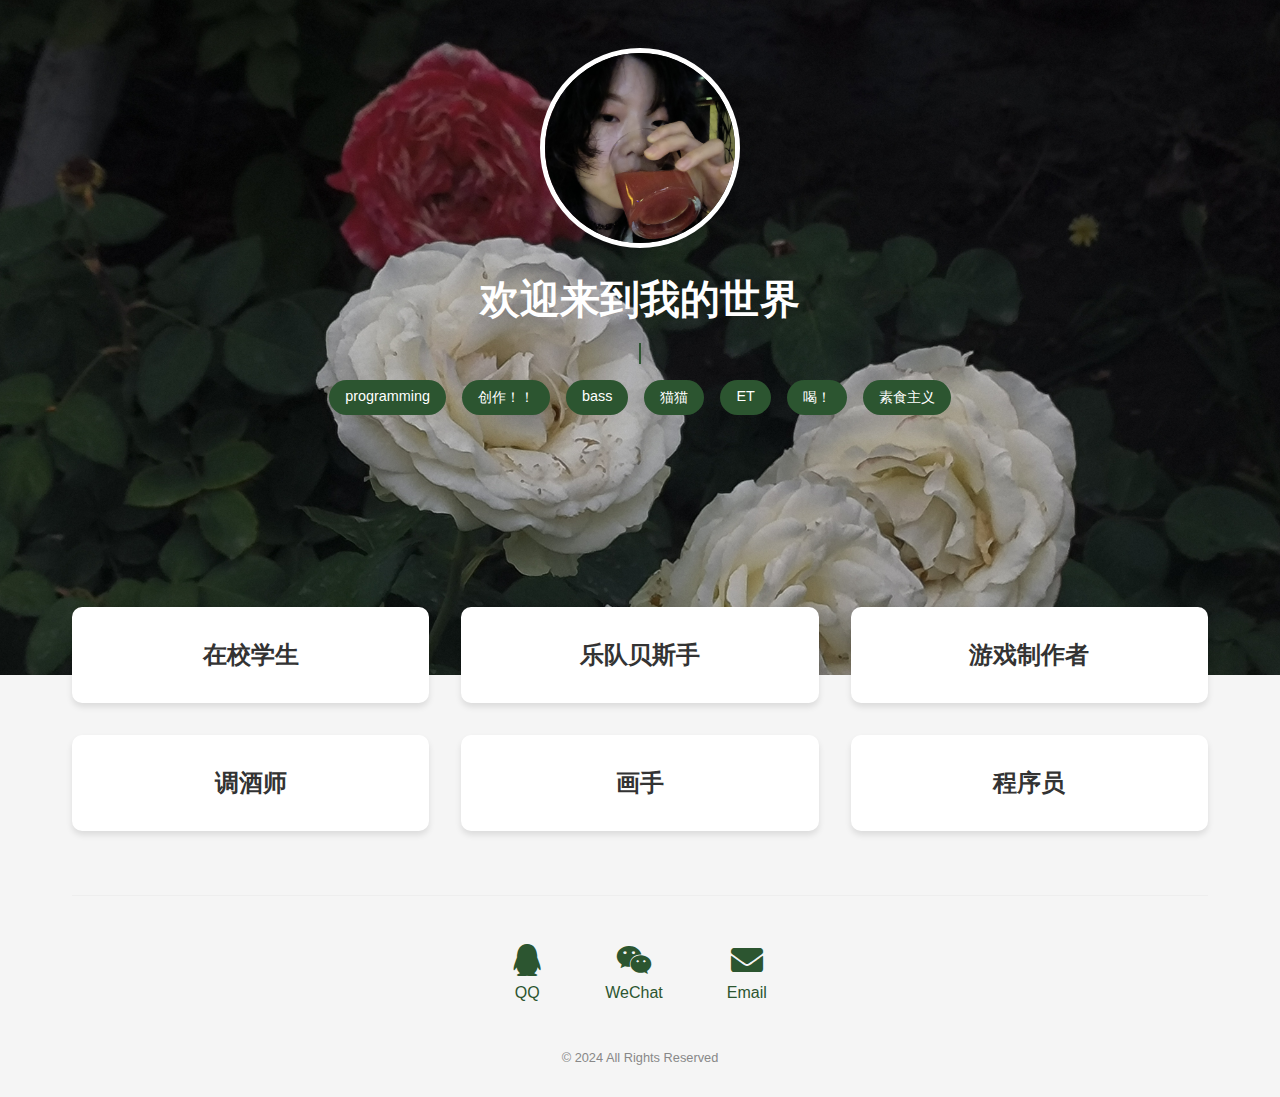
<file: index.html>
<!DOCTYPE html>
<html lang="zh">
<head>
    <meta charset="UTF-8">
    <meta name="viewport" content="width=device-width, initial-scale=1.0">
    <title>我的多重身份</title>
    <link rel="stylesheet" href="./styles.css">
</head>
<body>
    <div class="hero">
        <div class="container">
            <header>
                <div class="profile">
                    <img src="images/avatar.jpg" alt="我的头像" class="avatar">
                    <h1>欢迎来到我的世界</h1>
                    <p>正在不断迭代中......</p>
                    <div class="tags">
                        <span class="tag">programming</span>
                        <span class="tag">创作！！</span>
                        <span class="tag">bass</span>
                        <span class="tag">猫猫</span>
                        <span class="tag">ET</span>
                        <span class="tag">喝！</span>
                        <span class="tag">素食主义</span>
                    </div>
                </div>
            </header>
        </div>
    </div>

    <div class="container">
        <div class="identity-grid">
            <a href="student.html" class="identity-card">
                <div class="card-content">
                    <h2>在校学生</h2>
                </div>
            </a>
            <a href="bassist.html" class="identity-card">
                <div class="card-content">
                    <h2>乐队贝斯手</h2>
                </div>
            </a>
            <a href="gamedev.html" class="identity-card">
                <div class="card-content">
                    <h2>游戏制作者</h2>
                </div>
            </a>
            <a href="bartender.html" class="identity-card">
                <div class="card-content">
                    <h2>调酒师</h2>
                </div>
            </a>
            <a href="artist.html" class="identity-card">
                <div class="card-content">
                    <h2>画手</h2>
                </div>
            </a>
            <a href="programmer.html" class="identity-card">
                <div class="card-content">
                    <h2>程序员</h2>
                </div>
            </a>
        </div>

        <footer class="contact-section">
            <div class="contact-links">
                <a href="tencent://message/?uin=2984932259" class="contact-item qq-bubble">
                    <i class="fab fa-qq"></i>
                    <span>QQ</span>
                    <div class="bubble">2984932259</div>
                </a>
                <a href="#" class="contact-item wechat">
                    <i class="fab fa-weixin"></i>
                    <span>WeChat</span>
                    <div class="qr-code">
                        <img src="images/wechat-qr.png" alt="WeChat QR Code">
                    </div>
                </a>
                <a href="mailto:2984932259@qq.com" class="contact-item email-bubble">
                    <i class="fas fa-envelope"></i>
                    <span>Email</span>
                    <div class="bubble">2984932259@qq.com</div>
                </a>
            </div>
            <div class="copyright">
                <p>© 2024 All Rights Reserved</p>
            </div>
        </footer>
    </div>

    <!-- 添加 Font Awesome 图标库 -->
    <link rel="stylesheet" href="https://cdnjs.cloudflare.com/ajax/libs/font-awesome/5.15.4/css/all.min.css">

    <div class="loader">
        <div class="spinner"></div>
    </div>
</body>
</html>
</file>
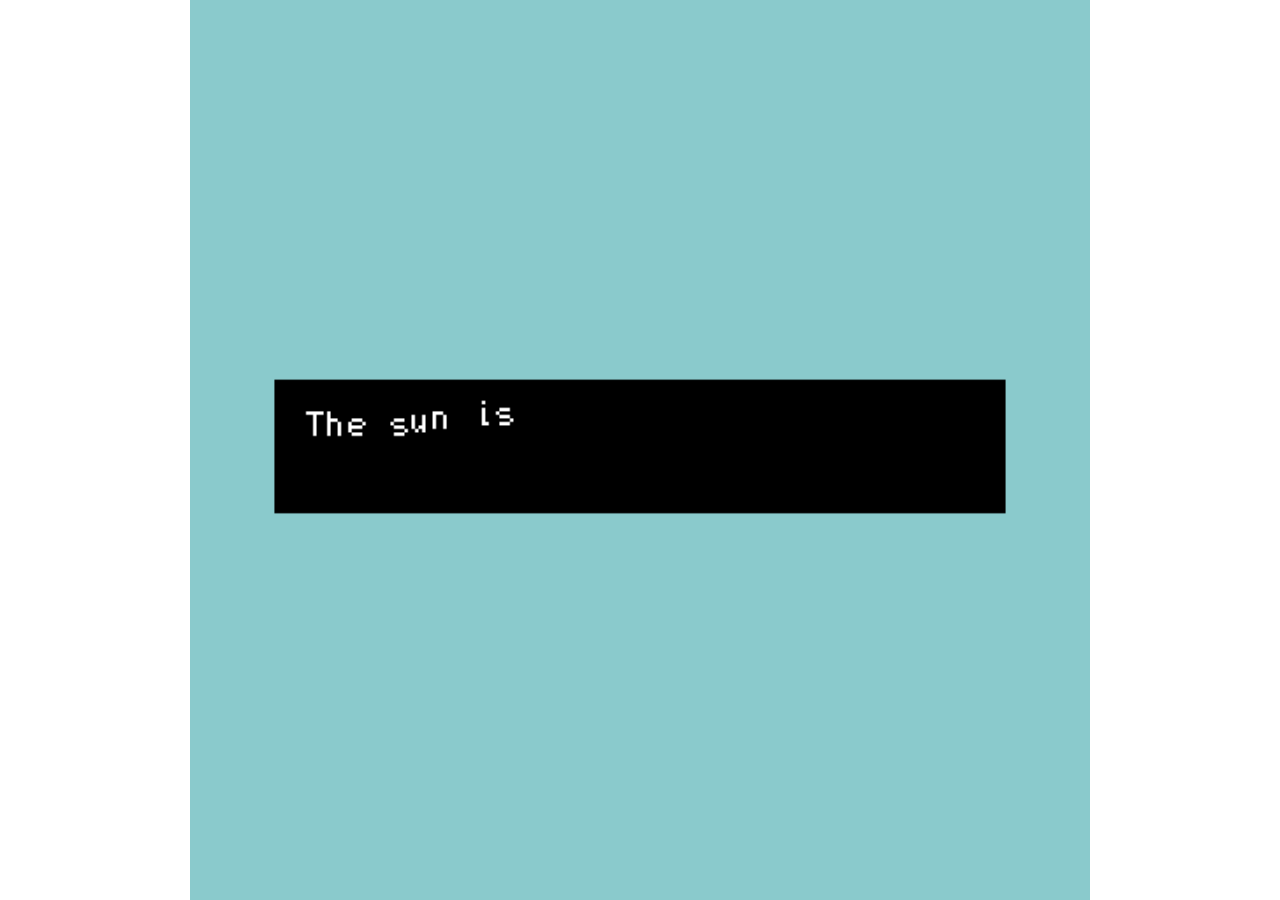
<file: _wvy_the_sun_is_rising_and_stree (1).html>
<!DOCTYPE HTML>
<html>

<!-- HEADER -->
<head>

<meta charset="UTF-8">

<title>{wvy}The sun is rising and streets are becoming lively... {/wvy}{pg}and I'm going through my daily routine.{pg}Finish this road and I'm going home to sleep.</title>

<script type="text/bitsyGameData" id="exportedGameData">
{wvy}The sun is rising and streets are becoming lively... {/wvy}{pg}and I'm going through my daily routine.{pg}Finish this road and I'm going home to sleep.

# BITSY VERSION 8.13

! VER_MAJ 8
! VER_MIN 13
! ROOM_FORMAT 1
! DLG_COMPAT 0
! TXT_MODE 0

PAL 0
138,202,204
128,159,255
255,255,255
NAME blueprint

PAL 1
0,0,0
52,131,122
252,250,255
NAME night

ROOM 0
0,e,e,e,0,a,1c,1c,1c,1c,f,b,0,0,a,0
0,e,e,e,0,a,1c,1c,1c,1c,f,0,0,b,a,0
0,0,e,e,0,a,1c,1c,1c,1c,f,0,d,0,a,0
0,0,e,e,0,a,1c,1c,1c,1c,f,0,0,b,a,0
0,e,0,0,0,a,1c,1c,1c,1c,f,b,0,0,a,0
0,0,0,e,g,a,1c,1c,1c,1c,f,0,d,0,a,0
0,0,0,0,0,a,1c,1c,1c,1c,f,h,0,b,a,0
0,0,e,0,0,a,1c,1c,1c,1c,f,0,0,0,a,0
0,0,0,e,g,a,1c,1c,1c,1c,f,0,d,0,a,0
0,0,0,0,0,a,1c,1c,1c,1c,f,b,0,h,a,0
0,e,0,e,0,a,1c,1c,1c,1c,f,0,0,0,a,0
0,0,0,0,0,a,1c,1c,1c,1c,f,0,d,b,a,0
0,0,0,0,0,a,1c,1c,1c,1c,f,0,0,0,a,0
0,0,0,e,0,a,1c,1c,1c,1c,f,b,0,0,a,0
0,0,e,0,0,a,1c,1c,1c,1c,f,0,d,0,a,0
0,0,0,0,0,a,1c,1c,1c,1c,f,0,0,0,a,0
NAME room 01
EXT 8,0 2 8,15
EXT 2,2 2 13,13
PAL 0
TUNE 2

ROOM 2
0,e,e,e,0,a,1c,1c,1c,1c,f,b,0,0,a,0
0,e,e,e,g,a,1c,1c,1c,1c,f,0,0,b,a,0
0,e,e,e,g,a,1c,1c,1c,1c,f,h,d,0,a,0
0,e,e,e,0,a,1c,1c,1c,1c,f,0,0,b,a,0
0,e,e,e,0,a,1c,1c,1c,1c,f,b,0,0,a,0
0,e,e,e,g,a,1c,1c,1c,1c,f,0,d,0,a,0
0,e,e,e,0,a,1c,1c,1c,1c,f,0,0,b,a,0
0,e,e,e,0,a,1c,1c,1c,1c,f,0,0,0,a,0
0,0,e,e,0,a,1c,1c,1c,1c,f,0,d,0,a,0
0,0,e,e,0,a,1c,1c,1c,1c,f,b,0,h,a,0
0,e,0,e,0,a,1c,1c,1c,1c,f,0,0,0,a,0
0,0,0,0,0,a,1c,1c,1c,1c,f,0,d,b,a,0
0,0,0,0,0,a,1c,1c,1c,1c,f,0,0,0,a,0
0,e,0,e,0,a,1c,1c,1c,1c,f,b,0,h,a,0
0,0,e,0,g,a,1c,1c,1c,1c,f,0,d,0,a,0
0,0,0,0,0,a,1c,1c,1c,1c,f,h,0,0,a,0
NAME room 02
EXT 8,15 0 8,0
EXT 8,0 3 8,15
EXT 13,13 0 2,2
PAL 0
TUNE 2

ROOM 3
0,0,0,0,0,0,a,1c,1c,1c,j,0,0,0,0,0
0,0,0,0,0,0,0,a,a,1c,i,0,0,0,0,0
0,0,0,0,0,0,0,k,k,a,a,a,a,a,a,a
0,0,0,0,0,0,0,k,k,k,0,0,0,0,0,0
0,0,0,0,0,0,0,k,k,k,0,0,0,0,0,0
0,0,0,0,0,0,0,k,k,k,0,0,0,0,0,0
0,0,0,0,0,0,0,k,k,k,0,0,0,0,0,0
0,0,0,0,0,0,0,k,k,a,a,a,a,a,a,a
0,0,0,0,g,g,0,a,a,1c,f,0,0,0,a,0
0,0,0,0,g,g,a,1c,1c,1c,f,b,0,h,a,0
0,e,e,e,g,g,a,1c,1c,1c,f,0,0,0,a,0
0,e,e,e,g,a,1c,1c,1c,1c,f,0,d,b,a,0
0,e,e,e,0,a,1c,1c,1c,1c,f,0,0,0,a,0
0,e,e,e,0,a,1c,1c,1c,1c,f,b,0,h,a,0
0,e,e,e,g,a,1c,1c,1c,1c,f,0,d,0,a,0
0,e,e,e,0,a,1c,1c,1c,1c,f,h,0,0,a,0
NAME room 03
ITM 2 11,12
EXT 8,15 2 8,0
EXT 8,0 4 8,15
PAL 0
TUNE 2

ROOM 4
0,e,e,e,g,a,1c,1c,1c,1c,f,b,d,0,a,0
0,e,e,e,0,a,1c,1c,1c,1c,f,0,0,b,a,0
0,e,e,e,g,a,1c,1c,1c,1c,f,b,0,0,a,0
0,e,e,e,0,a,1c,1c,1c,1c,f,0,d,0,a,0
0,e,e,e,0,a,1c,1c,1c,1c,f,0,0,b,a,0
0,0,e,0,0,a,1c,1c,1c,1c,n,n,n,n,l,0
0,0,e,g,0,a,1c,1c,1c,1c,n,n,n,n,m,0
0,0,0,0,0,a,1c,1c,1c,1c,f,0,0,b,a,0
0,e,0,e,0,a,1c,1c,1c,1c,f,0,d,0,a,0
0,0,0,0,0,a,1c,1c,1c,1c,f,b,0,h,a,0
0,e,0,0,g,a,1c,1c,1c,1c,f,0,0,0,a,0
0,0,0,0,0,a,1c,1c,1c,1c,f,0,d,b,a,0
0,0,e,0,0,a,1c,1c,1c,1c,f,0,0,0,a,0
0,0,0,e,0,a,1c,1c,1c,1c,f,b,0,h,a,0
0,0,0,0,g,a,1c,1c,1c,1c,f,0,d,0,a,0
0,0,0,0,0,a,1c,1c,1c,1c,f,h,0,0,a,0
NAME room 04
EXT 8,15 3 8,0
EXT 13,6 5 0,6
PAL 0
TUNE 2

ROOM 5
0,0,0,0,0,0,n,0,v,v,v,v,v,v,0,v
0,1d,1d,1d,1d,b,n,0,v,v,v,v,v,0,0,v
0,v,v,v,v,0,n,b,v,v,v,v,v,0,0,0
b,v,v,v,v,0,n,0,v,v,v,v,0,0,0,v
0,0,0,b,0,0,n,0,v,v,v,0,v,v,v,v
n,n,n,n,n,n,n,b,v,v,0,v,v,v,v,v
n,n,n,n,n,0,0,0,b,v,v,v,v,v,v,v
d,d,b,d,n,0,0,0,0,0,v,v,v,v,v,v
d,b,d,b,n,n,n,n,n,n,b,v,v,v,v,v
d,d,0,d,n,b,0,0,b,n,0,b,0,0,b,0
d,0,d,0,n,0,1d,v,v,n,n,n,n,n,n,n
d,d,b,d,n,0,1d,v,v,0,n,b,t,u,u,u
d,0,d,0,n,0,1d,v,v,0,n,r,s,o,o,o
d,d,0,d,n,b,1d,v,v,0,n,q,o,o,o,o
d,0,d,b,n,0,0,0,b,0,n,q,o,o,o,o
d,d,0,d,n,0,b,0,0,0,n,p,o,o,o,o
NAME room 05
EXT 14,3 6 13,13
EXT 14,3 6 13,13
EXT 0,6 4 13,6
EXT 14,3 6 13,13
EXT 6,0 7 6,15
EXT 13,3 6 13,15
EXT 10,15 a 8,15
PAL 0

ROOM 6
a,a,a,a,a,a,a,a,a,a,a,a,a,a,a,a
a,0,0,0,0,0,0,0,0,0,0,0,0,0,0,a
a,0,0,0,0,0,0,0,0,0,0,0,0,0,0,a
a,0,0,0,0,0,0,0,0,0,0,0,0,0,0,a
a,0,0,0,0,0,0,0,0,0,0,0,0,0,0,a
a,0,0,0,0,0,0,0,0,0,0,0,0,0,0,a
a,0,0,13,12,12,12,12,11,18,0,0,y,x,z,a
a,0,0,14,0,1b,0,1b,10,19,0,0,w,w,w,a
a,0,0,14,1b,0,1b,0,10,19,0,0,w,w,w,a
a,0,0,14,0,1b,0,1b,10,19,0,0,w,w,w,a
a,0,0,15,16,16,16,16,17,1a,0,0,w,w,w,a
a,0,0,0,0,0,0,0,0,0,0,0,w,w,w,a
a,0,0,0,0,0,0,0,0,0,0,0,0,0,0,a
a,0,0,0,0,0,0,0,0,0,0,0,0,0,0,a
a,0,0,0,0,0,0,0,0,0,0,0,0,0,0,a
a,a,a,a,a,a,a,a,a,a,0,0,0,0,0,a
ITM 1 14,12
EXT 13,13 5 14,3
EXT 13,13 5 14,3
EXT 13,13 5 14,3
EXT 13,15 5 13,3
PAL 0

ROOM 7
0,b,0,1d,0,b,0,0,b,0,0,0,0,b,0,b
0,0,0,b,0,0,0,0,0,0,b,0,1d,0,0,0
b,0,0,0,0,1d,0,b,0,0,0,b,b,0,b,0
0,0,b,0,n,n,n,1l,n,n,n,1l,n,n,n,n
1d,0,0,b,n,0,1g,1k,1g,0,1g,1k,1n,1q,1g,n
0,b,0,0,n,1h,1f,1i,1f,1h,1f,1i,1f,1p,1f,n
b,0,0,0,n,0,1e,1j,1e,0,1e,1j,1e,1o,1e,n
0,0,0,b,n,0,0,0,0,0,0,0,1g,1k,1g,n
0,0,b,1d,n,n,n,n,n,n,n,1h,1f,1i,1n,n
1d,0,0,0,n,b,1d,1d,1d,b,n,0,1e,1j,1e,n
0,0,0,0,n,0,0,b,0,0,n,0,1g,1k,1g,n
b,0,0,0,n,b,0,0,0,b,n,1h,1f,1i,1f,n
0,0,0,0,n,n,0,b,0,b,n,0,1e,1j,1e,n
0,0,0,b,0,n,n,0,0,0,n,n,n,n,n,n
0,0,0,0,0,0,n,b,0,0,0,0,b,1d,0,b
0,0,0,0,1d,0,n,0,0,b,0,0,b,0,0,0
EXT 6,15 5 6,0
PAL 0

ROOM 8
2c,2d,0,27,0,3h,0,23,3q,0,3j,1x,22,0,0,1r
0,2e,0,28,0,3i,0,24,3r,0,1z,1y,3s,0,1s,1u
3p,2f,2g,29,2a,0,0,25,0,0,20,3k,3t,1v,1t,0
0,0,0,0,2b,0,0,26,0,0,21,0,0,1w,0,0
2h,2i,2j,0,0,0,0,0,0,0,0,0,0,0,2w,2v
0,0,0,2k,0,0,0,0,0,0,0,0,0,2y,2x,0
0,0,0,0,0,0,0,0,0,0,0,0,0,0,0,0
3n,3o,2o,0,0,0,0,0,0,0,0,0,0,0,30,2z
2l,2m,2n,0,0,0,0,0,0,0,0,0,34,33,32,31
0,0,0,0,0,0,0,0,0,0,0,0,3w,0,0,0
3l,3m,0,2s,2u,0,0,0,0,0,0,0,0,3v,36,35
2p,2q,2r,2t,0,0,0,0,0,0,0,0,0,0,37,3u
0,0,0,0,0,0,0,0,0,0,0,0,0,38,3g,3f
0,3a,3b,0,0,0,0,0,0,0,0,0,0,0,0,0
39,0,0,0,0,0,0,0,0,0,0,0,0,3e,3d,3c
0,0,0,0,0,0,0,0,0,0,0,0,0,0,0,0
NAME night stars
ITM 3 2,3
ITM 3 8,8
ITM 3 12,4
ITM 3 8,5
ITM 4 0,15
END r 0,15
PAL 1

ROOM 9
n,n,n,n,n,n,0,0,n,n,b,b,b,1d,b,b
o,o,o,o,o,n,n,n,o,o,n,0,b,b,0,b
o,o,o,o,o,o,o,o,o,o,o,n,0,b,b,b
o,o,o,o,o,o,o,o,o,o,o,n,0,b,b,b
o,o,o,o,o,o,o,o,o,o,o,n,0,0,b,b
o,o,o,o,o,o,o,o,o,o,o,n,0,b,0,b
o,o,o,o,o,o,o,o,o,o,o,n,0,b,b,1d
o,o,o,o,o,o,o,o,o,o,o,n,0,b,b,b
o,o,o,o,o,o,o,o,o,o,o,n,0,b,b,b
o,o,o,o,o,o,o,o,o,o,o,n,b,0,0,b
n,n,o,o,o,o,o,o,o,o,o,n,b,b,b,b
b,0,n,o,o,o,o,o,o,n,n,0,1d,b,b,b
b,b,b,n,n,n,n,n,n,b,b,0,b,b,0,b
0,b,0,b,b,0,0,0,b,0,b,b,b,b,b,b
1d,0,b,b,0,b,b,b,b,b,b,0,b,0,b,b
b,b,b,b,b,b,1d,b,b,b,b,b,b,b,b,b
PAL 0

ROOM a
b,b,b,b,b,b,b,b,b,b,b,b,b,b,b,b
b,0,b,0,0,b,0,0,b,b,b,0,0,b,b,b
b,b,0,b,b,0,0,b,b,0,b,b,b,b,b,b
b,b,0,0,b,b,b,0,0,0,0,0,0,b,0,b
b,0,0,0,0,0,0,b,0,0,0,0,b,b,0,b
b,0,0,0,0,0,b,b,0,n,n,0,b,b,b,b
b,0,0,0,0,n,n,n,n,n,b,b,b,0,0,b
b,b,0,0,b,b,b,b,n,0,b,0,0,0,b,b
b,0,0,0,0,0,0,0,n,0,0,0,0,0,0,b
b,0,0,0,0,0,0,0,n,0,0,0,0,0,0,b
b,0,0,0,n,n,n,n,n,n,n,n,n,n,0,b
b,0,b,b,0,0,b,0,n,0,0,b,0,b,b,b
b,b,b,0,b,b,b,n,n,n,b,b,0,0,b,b
b,0,b,b,b,0,n,n,n,n,n,b,b,b,0,b
b,0,b,b,0,n,n,n,n,n,n,n,b,0,0,b
b,b,b,b,n,n,n,n,n,n,n,n,n,b,b,b
EXT 8,15 5 10,15
PAL 0

TIL 10
00000001
00000001
00000001
00000001
00000001
00000001
00000001
00000001
NAME rug

TIL 11
10101010
10101010
01010101
10101010
11111111
00000001
00000001
00000001

TIL 12
10101010
10101010
01010101
10101010
11111111
00000000
00000000
00000000

TIL 13
00001010
00001010
00000101
00001010
11011111
00101000
11011000
00101000

TIL 14
11011000
00101000
11011000
00101000
11011000
00101000
11011000
00101000

TIL 15
11011000
00101000
11011111
00001010
00000101
00001010
00001010
00001010

TIL 16
00000000
00000000
11111111
10101010
01010101
10101010
10101010
10101010

TIL 17
00000001
00000001
11111111
10101010
01010101
10101010
10101010
10101010

TIL 18
00000000
00000000
00000000
00000000
10110000
01000000
10110000
01000000

TIL 19
10110000
01000000
10110000
01000000
10110000
01000000
10110000
01000000

TIL 20
00000111
00000110
00000110
00000100
00000100
00001000
00010000
00010000
NAME grass11

TIL 21
00100000
00100000
00100000
01000000
01000000
10000000
00000000
00000000
NAME grass12

TIL 22
11011000
11011000
10011000
10010000
00010000
00010000
00001000
00001000
NAME grass13

TIL 23
01111111
01111110
01111100
00111110
00111110
00111100
01111100
01111000
NAME grass14

TIL 24
01111000
00011000
00111000
00110000
00110000
00110000
00110000
00100000
NAME grass15

TIL 25
00100000
00100000
00010000
00010000
00010000
00010000
00010000
00010000
NAME grass16

TIL 26
00001000
00001000
00001000
00010000
00010000
00010000
00001000
00000000
NAME grass17

TIL 27
01111111
00111111
00111110
00011110
00111100
00011100
00011100
00011110
NAME grass15

TIL 28
00011100
00011000
00011000
00001000
00000100
00000110
00000010
00000010
NAME grass16

TIL 29
00000001
00000001
00000000
00000000
00000000
00000000
00000000
00000000
NAME grass17

TIL 30
00000000
00000000
00000000
00000000
00000000
00000000
00000001
00000011
NAME grass44

TIL 31
11100011
10111110
00000000
00000000
00000000
00000000
00000000
00000000
NAME grass45

TIL 32
00111111
01111111
11100000
00000000
00000000
00000000
00000000
00000000
NAME grass46

TIL 33
00000000
00000001
00001110
00111111
11000000
00000000
00000000
00000000
NAME grass47

TIL 34
00000000
00000000
01111000
10000111
00000000
00000000
00000000
00000000
NAME grass48

TIL 35
00000001
00000111
00111111
11111110
01111111
11111111
11111111
11110000
NAME grass49

TIL 36
00000000
00000000
00000000
11000000
01100001
00111001
00001111
00000111
NAME grass50

TIL 37
00011111
00011110
00111000
00110000
01100000
11000000
10000000
10000000
NAME grass51

TIL 38
00000001
00000001
00000001
00000011
00000010
00000010
00000000
00000000
NAME grass52

TIL 39
01110010
11111111
11111111
11111110
11111000
11000000
00000000
00000000
NAME grass53

TIL a
11111111
10000001
10000001
10000001
10000001
10000001
10000001
11111111
NAME block
WAL false

TIL b
00000000
00000100
00101100
00011010
00111100
00011100
00000000
00000000
NAME grass

TIL d
00011100
00100100
11100010
10000001
10010001
10111101
01011010
00011000
NAME tree
WAL true

TIL e
00000000
00000000
00111100
01000010
01011010
10000001
11111111
01100110
>
00000000
00111100
01000010
01011010
10000001
11111111
01100110
00000000
NAME car

TIL f
00110000
00110000
00110000
00110000
00000000
00110000
00110000
00110000

TIL g
00000000
00011000
00111100
00011000
00000000
00011000
00011000
00011000
>
00011000
00111100
00011000
00000000
00011000
00011000
00011000
00000000

TIL h
00000001
00111101
00100010
01000101
01001001
01010001
10000010
11111100

TIL i
00011000
00011000
00011000
00011000
00011000
00011000
00011000
00011000

TIL j
00000000
00111100
01000010
01011010
01000010
01011010
01000010
00111100
>
00000000
00111100
01000010
01000010
01000010
01011010
01000010
00111100

TIL k
00000000
11111111
11111111
00000000
00000000
11111111
11111111
00000000

TIL l
11111000
00000100
11111110
00000001
11111111
00000001
11111111
00010001
NAME door

TIL m
00010001
11111111
00000001
11111111
00000001
11111110
00000100
11111000

TIL n
00010100
00010100
00001000
01000001
10100010
10100010
01000001
00001000
NAME stone road

TIL o
00000000
11110000
00000000
00011110
00000000
11110000
00000000
00001111
>
00000000
00001111
00000000
11110000
00000000
00011111
00000000
11110000
NAME lake

TIL p
00001000
00010000
00010000
00001000
00001000
00001000
00001100
00000110

TIL q
00001000
00001000
00001000
00001000
00000100
00000100
00001000
00001000

TIL r
00000000
00000000
00000001
00000010
00000100
00001000
00001000
00001000

TIL s
00100000
01000000
10000000
00000000
00000000
00000000
00000000
00000000

TIL t
00000000
00000000
00000000
00000000
00000000
00000000
00000000
00011111

TIL u
00000000
00000000
00000000
00000000
00000000
00000000
00111000
11000111

TIL v
10011100
01100110
01010001
10000101
11000001
10010011
11001011
11111111

TIL w
11111111
11011111
10001111
11011111
11111111
11111011
11110001
11111011

TIL x
11111111
00000000
00000000
00000000
00000000
00000000
00000000
11111111

TIL y
11111111
10001000
10001000
10001000
10001000
10001000
10001000
11111111

TIL z
11111111
00010001
00010001
00010001
00010001
00010001
00010001
11110001

TIL 1a
10110000
01000000
10110000
00000000
00000000
00000000
00000000
00000000

TIL 1b
00000000
00011000
00011000
01100110
01100110
00011000
00011000
00000000

TIL 1c
11111111
00010001
11111111
01000100
11111111
00010001
11111111
01000100

TIL 1d
00111000
00101000
00101000
00010000
00010000
00111000
00010000
00000000
NAME flower

TIL 1e
00111110
11011001
00011000
00011000
00011000
00011000
00011000
00011000
NAME redwood

TIL 1f
00010000
00111100
11110111
10011001
01111100
11011110
10011011
00011000
NAME redwood2

TIL 1g
00010000
00111000
00011000
00110100
01110000
00011000
01111100
11010010
NAME redwood3

TIL 1h
00000000
00000000
00000000
00000001
00000010
00000000
00000011
00000100
NAME redwood4

TIL 1i
00011110
01111011
11011000
00011100
10011111
01111000
10011000
01111000
NAME redwood5

TIL 1j
00011000
00011000
00011000
00011000
00011000
00000000
00000000
00000000
NAME redwood6

TIL 1k
00010000
00110000
11011100
00010110
00011000
00101110
01101001
11011000
NAME redwood7

TIL 1l
00010100
00010100
00001000
00010000
00111100
01010000
00011000
01111110
NAME redwood8

TIL 1m
00000000
00000000
00000000
00000000
00000000
00000000
10000000
00000000
NAME redwood9

TIL 1n
00100000
00110000
11111000
00110110
00110001
11111000
01111100
10110011
NAME redwood10

TIL 1o
00000000
00000000
00000000
00010000
00111100
01010000
00011000
01111110

TIL 1p
00111100
11011011
00011000
00111001
11111010
10011000
00011011
00011100

TIL 1q
00000000
00000000
00000000
00010000
00110000
00011000
00110100
01011000
NAME redwood12

TIL 1r
00000111
00000111
00001111
00001111
00011111
00111111
01111110
11111000
NAME grass2

TIL 1s
00000001
00000011
00000011
00000111
00001110
00001100
00011000
00010000
NAME grass3

TIL 1t
00110000
00100000
01000000
01000000
10000000
10000000
00000000
00000000
NAME grass4

TIL 1u
11100000
11000000
10000000
00000000
00000000
00000000
00000000
00000000
NAME grass5

TIL 1v
00000000
00000000
00000000
00000000
00000000
00000000
00000001
00000001
NAME grass6

TIL 1w
00000010
00000010
00000100
00001000
00110000
00000000
00000000
00000000
NAME grass7

TIL 1x
00101111
00011111
00111111
01111110
01111110
01111100
00111100
01111000
NAME grass8

TIL 1y
11111100
11111000
11110000
11100000
11010000
10011000
00001000
00001000
NAME grass9

TIL 1z
00000000
00000000
00000000
00000001
00000001
00000011
00000011
00000011
NAME grass10

TIL 2a
00000000
00000000
10000000
01000000
00100000
00100000
00100000
00010000
NAME grass18

TIL 2b
00001000
00001000
00001000
00000100
00000100
00000100
00010000
00010000
NAME grass19

TIL 2c
11111000
01111000
11111100
01111100
00111110
00011111
00011111
00000011
NAME grass20

TIL 2d
00000000
00000000
00000000
00000000
00000000
00000000
10000000
11000000
NAME grass21

TIL 2e
11000000
11100000
01110000
00110000
00011000
00001000
00001100
00000110
NAME grass22

TIL 2f
00000010
00000010
00000001
11000001
01111000
00000100
00000000
00000000
NAME grass23

TIL 2g
00000000
00000000
00000000
00000000
10000000
10000000
10000000
10000000
NAME grass24

TIL 2h
00000000
00000000
11001110
11111111
11111111
11111111
11111100
00100000
NAME grass25

TIL 2i
00000000
00000000
00000000
10000000
11111010
11111111
11110111
00000000
NAME grass26

TIL 2j
00000000
00000000
00000000
00000000
00000000
11100000
11011000
00110111
NAME grass27

TIL 2k
11000000
00110000
00001000
00000100
00000000
00000000
00000000
00000000
NAME grass28

TIL 2l
11000010
11111111
11111111
10011100
11110000
00000000
00000000
00000000
NAME grass29

TIL 2m
00000000
10000011
11111111
11110000
00000000
00000000
00000000
00000000
NAME grass30

TIL 2n
00011000
01110000
10000000
00000000
00000000
00000000
00000000
00000000
NAME grass31

TIL 2o
00000000
00000000
00000000
00000000
00000001
00000001
00000010
00000100
NAME grass32

TIL 2p
00000000
11000000
11111010
11101111
10111111
11111111
11111001
00000000
NAME grass33

TIL 2q
00000000
00000000
00001111
11111110
11111111
11111111
11010100
00000000
NAME grass34

TIL 2r
00000011
00011111
01111110
11110100
11100000
11000000
00000000
00000000
NAME grass35

TIL 2s
00000000
00000000
00000000
00000000
00000001
00111111
01110011
11100000
NAME grass36

TIL 2t
11000000
10000000
00000000
00000000
00000000
00000000
00000000
00000000
NAME grass37

TIL 2u
00000010
00000110
00011100
11110000
10000000
00000000
00000000
00000000
NAME grass38

TIL 2v
00000001
00001111
00111111
11111111
11111111
11111111
11111100
11000000
NAME grass39

TIL 2w
00000000
00000000
00000000
00000000
00111111
10000111
00000111
00001111
NAME grass40

TIL 2x
00011111
01111100
11110000
10000000
00000000
00000000
00000000
00000000
NAME grass41

TIL 2y
00000000
00000000
00000000
00000111
00011100
00110000
11000000
00000000
NAME grass42

TIL 2z
00000000
00000000
00000011
00000111
00011111
11111111
11111111
11111111
NAME grass43

TIL 3a
00000000
00000000
00000000
00000011
00011110
01111000
11110000
11100000
NAME grass54

TIL 3b
00000000
00111000
11000000
00000000
00000000
00000000
00000000
00000000
NAME grass55

TIL 3c
00000000
00000000
00000000
11100000
11111111
11111111
00000011
00000000
NAME grass56

TIL 3d
00000000
00000000
00000000
11110000
00011111
00000011
00000000
00000000
NAME grass57

TIL 3e
00000000
11111000
00001110
00000001
00000000
00000000
00000000
00000000
NAME grass58

TIL 3f
00000000
00000000
00000000
00000111
01111100
11000000
00000000
00000000
NAME grass59

TIL 3g
00000000
00000000
00000000
00000000
00000000
00011111
00000000
00000000
NAME grass60

TIL 3h
00110000
00110000
00110000
00110000
00010000
00010000
00001000
00001000
NAME grass61

TIL 3i
00001000
00010000
00010000
00010000
00010000
00010000
00010000
00100000
NAME grass62

TIL 3j
00011110
00001100
00000110
00000110
00000010
00000001
00000001
00000001
NAME grass63

TIL 3k
00001000
00000100
00000000
00000000
00000000
00000000
00000000
00000000
NAME grass64

TIL 3l
00000000
00000000
10000000
11110000
11111000
00011111
00000001
00000000
NAME grass65

TIL 3m
00000000
00000000
00000000
00000000
00000000
01100000
10011100
00000010
NAME grass66

TIL 3n
00000000
00000000
00000000
00000011
10111100
11111000
11000000
00000000
NAME grass67

TIL 3o
00000010
00001100
01110000
10000000
00000000
00000000
00000000
00000000
NAME grass68

TIL 3p
10000000
11000000
11111000
00111111
00000000
00000000
00000000
00000000
NAME grass69

TIL 3q
00111100
00111100
00111000
00111000
00010000
00011000
00011000
00011000
NAME grass70

TIL 3r
00110000
00010000
00010000
00010000
00010000
00010000
00110000
00100000
NAME grass71

TIL 3s
00001000
00010000
00010000
00010000
00010000
00100000
00100000
00010000
NAME grass72

TIL 3t
00010000
00100000
00010000
00100000
00100000
01000000
00000000
00000000
NAME grass73

TIL 3u
10110000
11011111
11111111
00111111
00001101
00000000
00000000
00000000
NAME grass74

TIL 3v
01100000
00011100
00000011
00000000
00000000
00000000
00000000
00000000
NAME grass75

TIL 3w
00000000
00000000
00000000
00000000
00000000
00001000
00000100
00000011
NAME grass76

TIL 3x
00000000
00000000
00000000
00000000
11100000
00111100
00000010
00000001
NAME grass77

SPR 10
11000001
00110010
00001110
00000101
00001010
00110000
11010000
00000000
>
11000001
00110010
00001110
00000101
00001000
00110000
11000000
00000000
NAME light5
DLG 9
POS 6 4,1

SPR 11
00000001
00000110
00011000
11100100
01010000
00000000
00000000
00000000
>
00000001
00000110
00011000
11100000
00000000
00000000
00000000
00000000
NAME light6
DLG 9
POS 6 5,1

SPR 12
10000001
01100000
10011000
00100111
00000010
00000000
00000000
00000000
>
10000001
01100000
00011000
00000111
00000000
00000000
00000000
00000000
DLG 9
POS 6 6,1

SPR 13
00000011
10001100
01110000
10101000
01100000
00011000
00100110
00001001
>
00000011
10001100
01110000
10100000
00100000
00011000
00000110
00000001
DLG 9
POS 6 7,1

SPR 14
00111100
00010010
00000000
00000000
00000000
00000000
00000000
00000000
>
00111100
00000000
00000000
00000000
00000000
00000000
00000000
00000000
DLG 9
POS 6 8,2

SPR 15
00000000
00000000
00000000
00000000
00000000
00000000
00000000
11000011
DLG 9
POS 6 8,1

SPR 16
11000001
00110010
00001110
00000101
00001010
00110000
11010000
00000000
>
11000001
00110010
00001110
00000100
00001000
00110000
11000000
00000000
DLG 9
POS 6 9,1

SPR 17
00000001
00000110
00011000
11100100
01010000
00000000
00000000
00000000
>
00000001
00000110
00011000
11100000
00000000
00000000
00000000
00000000
DLG 9
POS 6 10,1

SPR 18
10000001
01100000
10011000
00100111
00000010
00000000
00000000
00000000
>
10000001
01100000
00011000
00000111
00000000
00000000
00000000
00000000
DLG 9
POS 6 11,1

SPR 19
00000011
10001100
01110000
10101000
01100000
00011000
00100110
00001001
>
00000011
10001100
01110000
10100000
00100000
00011000
00000110
00000001
DLG 9
POS 6 12,1

SPR 20
00000000
00010100
00001000
00101010
01010101
01100011
00011100
00001000
NAME bottle9
DLG d
POS 6 3,11

SPR 21
11111110
01000100
00101000
00010000
00010000
00010000
00111000
00000000
NAME bottle10
POS 6 8,14

SPR 22
00011100
00011100
00011100
00011100
00011100
00011100
00011100
00000000
NAME bottle11
POS 6 5,14

SPR 23
00000000
00000000
00000000
00001000
00001000
00011100
00011100
00011100
NAME bottle12
POS 6 5,13

SPR 24
00000000
01111100
01000111
01000101
01000101
01000110
01111100
00000000
NAME cup
POS 6 8,8

SPR 25
01111100
01000100
01101100
01000100
01010100
01010100
01000100
01101100
NAME doll
DLG f
POS 6 2,4

SPR 26
00000000
00000000
00000000
00000000
00000000
10000010
11000110
11101110
NAME doll2
DLG f
POS 6 2,3

SPR 27
01101100
11010100
01000101
01000111
10111011
00001000
00010000
00000000
NAME doll3
DLG f
POS 6 2,5

SPR 28
00000000
00000000
00000000
00000000
00000000
00000001
00000000
00000000
NAME doll4
DLG f
POS 6 1,5

SPR 29
01110000
11110000
11010000
10000000
00000000
00000000
00000000
00000000
NAME doll4
DLG f
POS 6 3,5

SPR 30
00000000
00000010
00000001
00000001
00000000
00000000
00000001
00000000
>
00000000
00000000
00000110
00000001
00000000
00000000
00000001
00000000
NAME grass12
POS 7 0,11

SPR 31
00000000
00000000
00000000
00000000
00000000
00000010
00000001
00000001
>
00000000
00000000
00000000
00000000
00000000
00000000
00000100
00000011
NAME grass13
POS 7 0,10

SPR 32
00000000
00010000
01100000
10000000
00000000
10000000
00000000
00000000
>
00100000
01000000
01000000
10000000
00000000
10000000
00000000
00000000
NAME grass14
DLG n
POS 7 3,11

SPR 37
00000011
00000001
00000001
00000000
00000000
00000000
00000000
00000000
NAME moon
POS 8 10,6

SPR 38
00000000
10000000
11100000
11110000
11111000
11111100
11111110
11111110
NAME moon2
POS 8 11,5

SPR 39
00000000
00001111
01111111
11111111
11111111
11111111
00111111
00001111
NAME moon3
POS 8 10,5

SPR 40
11111111
11111111
11110111
11110111
11110111
11110111
11110111
11110111
NAME luwei
POS 9 7,11

SPR 41
10111010
10111010
10111100
11111100
11111110
11111110
11111110
11111100
NAME luwei2
POS 9 8,11

SPR 42
00111101
00111101
00111111
01111111
01111111
01111111
01111111
11111111
NAME luwei3
POS 9 6,11

SPR 43
00111000
01100100
10100000
11100110
10101001
10101000
10110000
10110000
NAME luwei4
POS 9 8,10

SPR 44
01001000
11100100
01010101
01011111
01011111
01011110
01011110
11111110
NAME luwei5
POS 9 7,10

SPR 45
00000000
00000000
01111110
10001111
00100111
11110011
11111000
11101000
NAME luwei6
POS 9 7,9

SPR 46
00000000
00000000
00000000
00001111
00111111
01111100
00001001
00000011
NAME luwei7
POS 9 6,9

SPR 47
01110000
11111011
11101111
01001111
01001101
01001101
01011101
01111101
NAME luwei8
POS 9 6,10

SPR 48
00101100
00101101
10101111
10011110
01011110
01011110
01010110
01010110
NAME luwei9
POS 9 5,10

SPR 49
00000000
00000000
00011100
00100010
00100001
10100000
01000000
01000000
NAME luwei10
POS 9 8,9

SPR 50
01100100
11111111
01100100
01100100
01100100
01100100
01100100
01100100
>
01100100
11111111
01100100
01100100
01101000
01101000
01101000
01110000
NAME qq4
DLG t
POS a 2,8

SPR 51
01100100
01100100
01100100
01100111
01100111
01100000
01100000
01100000
>
01110000
01110000
01100000
01111111
01111111
01100000
01100000
01100000
NAME qq5
DLG t
POS a 2,9

SPR 52
00010000
00010000
00010000
11110000
11110000
00000000
00000000
00000000
>
01000000
01000000
10000000
10000000
10000000
00000000
00000000
00000000
NAME qq6
DLG t
POS a 3,9

SPR 53
00001000
00001000
00001000
00001111
00001111
00000000
00000000
00000000
NAME qq7
DLG t
POS a 4,9

SPR 54
00100110
00100110
00100110
11100110
11100110
00000110
00000110
00000110
NAME qq8
DLG t
POS a 5,9

SPR 55
00000000
00000000
00000000
00000000
00000000
00000000
00010000
00010000
>
00000000
00000000
00000000
00000000
00000000
00000000
00000000
00000000
NAME qqb5
POS a 2,4

SPR 56
00000000
00000000
00000000
00000000
00011111
00000100
00000110
01111111
NAME hg
POS a 9,3

SPR 57
00000000
00000000
00000000
00000000
11111111
00000000
00000000
11111111
NAME hg2
POS a 10,3

SPR 58
00000000
00000000
00000000
00000000
11111111
00001000
00001100
11111110
NAME hg3
POS a 11,3

SPR 59
00001110
00001110
00001110
00001110
00001110
00001110
00001100
00001100
NAME hg4
POS a 9,4

SPR A
00000000
00011000
00011000
00111100
00111100
00111100
00111100
01111110
>
00011000
00011000
00000000
00111100
00111100
00111100
00111100
01111110
POS 0 8,10

SPR a
00000000
00000000
01010000
01110000
11111000
01111100
00111100
01111111
>
00000000
00000000
01010000
01110000
11111000
01111101
00111101
01111111
NAME cat
DLG 0
POS 2 11,8
BLIP 1

SPR b
00011100
00100100
11100010
10000001
10010001
10111101
01011010
00011000
NAME tree
DLG 4
POS 0 12,5

SPR c
00010001
00010011
00100011
00100011
00100011
01000011
11000011
10000011
POS 5 13,2

SPR d
10000110
10000011
11000011
11000011
11000001
11100001
11100000
11100000
POS 5 14,2

SPR e
00000000
00000000
10000000
10000000
11000000
11000000
11100000
11110000
POS 5 15,2

SPR f
00000000
00000001
00000001
00000010
00000100
00000100
00001000
00001001
POS 5 13,1

SPR g
10000000
01000000
01000000
00100000
00100000
10010000
10001000
10001100
POS 5 14,1

SPR h
00000000
00000000
00000000
00000000
00000000
00000000
00000000
10000000
POS 5 14,0

SPR i
11111111
10001000
10001000
10001000
10001000
10001000
10001000
11111111
DLG 7
POS 6 12,6

SPR j
11111111
00000000
00000000
00000000
00000000
00000000
00000000
11111111
DLG 7
POS 6 13,6

SPR k
11111111
00010001
00010001
00010001
00010001
00010001
00010001
11111111
DLG 7
POS 6 14,6

SPR l
00000010
00000100
00000100
00000100
00000100
00000100
00000100
00000010
NAME bass
DLG 8
POS 6 9,4

SPR m
00000000
00000000
00000000
00000000
00000000
00000000
00000000
00000001
NAME bass2
POS 6 9,3

SPR n
00000000
00000000
00000000
00000000
00000000
00111000
11000110
00000101
NAME bass3
DLG 8
POS 6 10,3

SPR o
00000001
00000000
00000000
00000000
00000000
00000000
00000000
00000000
NAME bass4
POS 6 9,5

SPR p
00001001
11000110
00111000
00000000
00000000
00000000
00000000
00000000
NAME bass5
DLG 8
POS 6 10,5

SPR q
00000000
00000000
00000000
00000000
00001111
00110001
11000110
00001000
NAME bass6
DLG 8
POS 6 11,3

SPR r
00010000
00100000
11111111
11111111
00010000
00001100
01100010
10011100
NAME bass7
DLG 8
POS 6 11,4

SPR s
00000000
00000000
11111111
11111111
00000000
00000000
00000000
00000000
NAME bass8
DLG 8
POS 6 12,4

SPR t
00000000
00000000
11010101
11010101
00000000
00000000
00000000
00000000
NAME bass9
DLG 8
POS 6 13,4

SPR u
00000000
01010000
11111100
11111000
01010000
00000000
00000000
00000000
NAME bass10
DLG 8
POS 6 14,4

SPR v
00001000
00000000
00010010
00010010
00010100
00010100
00000000
00010000
NAME bass11
DLG 8
POS 6 10,4

SPR w
10000001
01100000
10011000
00100111
00000010
00000000
00000000
00000000
>
10000001
01100000
00011000
00000111
00000000
00000000
00000000
00000000
NAME light
DLG 9
POS 6 1,1

SPR x
00000011
10001100
01110000
10101000
01100000
00011000
00100110
00001001
>
00000011
10001100
01110000
10100000
00100000
00011000
00000110
00000001
NAME light2
DLG 9
POS 6 2,1

SPR y
00111100
00010010
00000000
00000000
00000000
00000000
00000000
00000000
>
00111100
00000000
00000000
00000000
00000000
00000000
00000000
00000000
NAME light3
DLG 9
POS 6 3,2

SPR z
00000000
00000000
00000000
00000000
00000000
00000000
00000000
11000011
NAME light4
DLG 9
POS 6 3,1

SPR 1a
00111100
00010010
00000000
00000000
00000000
00000000
00000000
00000000
>
00111100
00000000
00000000
00000000
00000000
00000000
00000000
00000000
DLG 9
POS 6 13,2

SPR 1b
00000000
00000000
00000000
00000000
00000000
00000000
00000000
11000011
DLG 9
POS 6 13,1

SPR 1c
11000001
00110010
00001110
00000101
00001010
00110000
11010000
00000000
>
11000001
00110010
00001110
00000100
00001000
00110000
11000000
00000000
DLG 9
POS 6 14,1

SPR 1d
00000001
00000010
00000100
00001111
00010000
00100000
01000000
11111111
NAME box
DLG a
POS 6 4,3

SPR 1e
11111111
00000000
00000000
11111111
00000000
00000000
00000000
11111111
NAME box2
DLG a
POS 6 5,3

SPR 1f
11111111
00000000
00000000
11111111
00000000
00000000
00000000
11111111
NAME box3
DLG a
POS 6 6,3

SPR 1g
11111111
00000011
00000101
11111001
00010001
00100001
01000101
10001001
NAME box4
DLG a
POS 6 7,3

SPR 1h
10000000
10000000
10000000
10000000
10000000
10000000
10000000
10000000
NAME box5
DLG a
POS 6 4,4

SPR 1i
10000000
10000000
10000000
10000000
11111111
00000000
00000000
00000000
NAME box6
DLG a
POS 6 4,5

SPR 1j
00000000
00000000
00000000
00000000
11111111
00000000
00000000
00000000
NAME box7
DLG a
POS 6 5,5

SPR 1k
00000000
00000000
00000000
00000000
11111111
00000000
00000000
00000000
NAME box8
DLG a
POS 6 6,5

SPR 1l
10010001
10100001
10000001
10000001
10000001
10000001
10000001
10000010
NAME box9
DLG a
POS 6 7,4

SPR 1m
10000100
10001000
10010000
10100000
11000000
00000000
00000000
00000000
NAME box10
DLG a
POS 6 7,5

SPR 1o
01111111
01000001
01010001
01000001
01000001
01011101
01000001
01111111
NAME book
DLG b
POS 6 10,7

SPR 1p
00100100
00100100
00100100
00100100
00100100
00100100
00111100
00000000
NAME bottle
DLG d
POS 6 7,14

SPR 1q
00110000
00010000
00010000
00011000
00011000
00100100
00100100
00100100
NAME bottle2
DLG d
POS 6 7,13

SPR 1r
00000000
00000000
00000000
00111000
00101000
00101000
00010000
00011000
NAME bottle3
DLG d
POS 6 7,12

SPR 1s
01010101
01001001
01001001
01010101
01010101
01000001
01111111
00000000
NAME bottle4
DLG d
POS 6 4,14

SPR 1t
00010100
00101011
10010101
01011010
11101010
00110101
00111110
01010101
NAME bottle5
DLG d
POS 6 4,13

SPR 1u
00011000
00011000
00101100
01001010
10001001
01000010
00111100
00000000
NAME bottle5
DLG d
POS 6 6,14

SPR 1v
00011000
00001000
00001100
00001000
00001000
00011000
00011000
00011000
NAME bottle6
DLG d
POS 6 6,13

SPR 1w
00100010
10010100
01111101
00110110
11100100
00111110
01101010
10001001
NAME bottle7
DLG d
POS 6 6,12

SPR 1x
00100010
00100010
00100010
00100010
00100010
00100010
00111110
00000000
NAME bottle6
DLG d
POS 6 3,14

SPR 1y
00011100
00010100
00010100
00100010
00100010
00100010
00100010
00100010
NAME bottle7
DLG d
POS 6 3,13

SPR 1z
00001000
00001000
00101000
00111000
00001010
00001110
00001000
00001000
NAME bottle8
DLG d
POS 6 3,12

SPR 2a
01000000
01000000
01010001
01101000
01000000
01000000
01111111
00000000
NAME drawing
DLG e
POS 6 1,14

SPR 2b
01111111
01000000
01000000
01000000
01000000
01001100
01010011
01100001
NAME drawing2
DLG e
POS 6 1,13

SPR 2c
11111000
01101000
01101000
00001000
01101000
10011000
00001000
00001000
NAME drawing3
DLG e
POS 6 2,13

SPR 2d
00001100
10001100
01001010
00001010
00101010
01011001
11111001
00000000
NAME drawing4
DLG e
POS 6 2,14

SPR 2e
00000000
00000000
00100100
01001000
01001000
00100100
00100100
01001000
>
00000000
00000000
01001000
00100100
00100100
01001000
01001000
00100100
NAME vapour
POS 6 8,7

SPR 2f
00000000
00000000
00111100
01000011
10000001
10000000
10000000
11111111
>
00000000
00000000
00111100
01000011
10000001
10000000
10000010
11111111
NAME cat2
DLG g
POS 6 4,8

SPR 2g
11111110
00000010
00000000
00000000
00000000
00000000
00000000
00000000
>
11111110
00000000
00000000
00000000
00000000
00000000
00000000
00000000
NAME cat3
DLG g
POS 6 4,9

SPR 2h
00000000
00000000
00000000
00000000
00000000
10000000
10000000
10000000
NAME cat4
DLG g
POS 6 5,8

SPR 2i
00000000
00010000
00001000
11111100
00001000
00010000
00000000
00000000
>
00000000
00000100
00000010
00011111
00000010
00000100
00000000
00000000
NAME arrow
POS 4 15,6

SPR 2j
11111111
10000001
10000001
10011001
10011001
10000001
10000001
11111111
>
11111111
10000001
10000001
10000001
10000001
10000001
10000001
11111111
NAME see
DLG h
POS 3 6,9

SPR 2k
00000000
00000000
00000000
00000000
00000000
00000000
00000100
00000110
>
00000000
00000000
00000000
00000000
00000000
00000000
00000000
00000110
NAME butterfly
DLG i
POS 5 6,9

SPR 2l
00000000
00011111
00010000
00011111
00010000
01111111
01010000
01010000
NAME chair
DLG l
POS 7 6,7

SPR 2m
00000000
11111100
00000100
11111100
00000100
11111100
00010100
00010100
NAME chair2
DLG l
POS 7 7,7

SPR 2n
00111110
00100010
00111110
00101010
00100010
00100010
00100010
00111110
NAME bin
POS 9 12,3

SPR 2o
11111111
10000001
10000001
11111111
10011001
10000001
11111111
00000000
NAME chest
DLG k
POS 7 13,6

SPR 2p
11001011
01111110
00110111
00110110
10101101
01111010
00111011
10111111
>
11001011
01111110
00110110
00110100
10101101
01111010
00111011
10111111
NAME high grass
DLG n
POS 7 1,13

SPR 2q
00110101
01011101
11010101
10111010
10110110
10111101
01111110
11111100
>
00110101
01010101
11010101
10111010
10110110
10111101
01111110
11111100
NAME grass2
DLG n
POS 7 2,13

SPR 2r
00010000
00010000
01010000
01010001
00110001
00110001
00010010
00101010
>
00000000
01000000
10100000
10100010
01100010
00110001
00010010
00101010
NAME grass3
DLG n
POS 7 1,12

SPR 2s
00000000
00000000
10000000
01001001
00101001
00101001
01101010
10010010
>
00000000
00000000
10000000
10100010
01010010
01110001
10110010
10100010
NAME grass4
DLG n
POS 7 2,12

SPR 2t
00000000
00000010
00000001
00000001
00000000
00000000
00000001
00000000
>
00000000
00000000
00000110
00000001
00000000
00000000
00000001
00000000
NAME grass5
POS 7 0,13

SPR 2u
00000000
00000000
00000000
00000000
00000000
00000000
00000100
00000011
>
00000000
00000000
00000000
00000000
00000000
00000000
00000000
00000111
NAME grass6
POS 7 0,12

SPR 2v
00010000
00100000
01000000
10000000
00000000
10000000
00000000
00000000
>
00100000
01000000
01000000
10000000
00000000
10000000
00000000
00000000
NAME grass7
DLG n
POS 7 3,13

SPR 2w
11001111
01111110
00110110
00110101
10101101
01111010
00111011
10111111
>
11001011
01111110
00110110
00110100
10101101
01111010
00111011
10111111
NAME grass8
DLG n
POS 7 1,11

SPR 2x
00110111
01010101
11010101
10111010
10110110
10111101
01111110
11111100
>
00110101
01010101
11010101
10111010
10110110
10111101
01111110
11111100
NAME grass9
DLG n
POS 7 2,11

SPR 2y
00001000
00001000
00101000
00101000
00011000
00110001
00010010
00101010
>
00010000
00010000
01010000
01010001
00110001
00110001
00010010
00101010
NAME grass10
DLG n
POS 7 1,10

SPR 2z
01000000
01000000
01000000
10100010
10010100
00111101
01101010
10001010
>
10000000
10000000
10000000
01001001
00101001
00101001
01101010
10010010
NAME grass11
POS 7 2,10

SPR 3a
11111111
11111111
11111111
11111111
11111110
01111110
01111100
11111000
NAME moon4
POS 8 11,6

SPR 3b
11110000
11000000
00000000
00000000
00000000
00000000
00000000
00000000
NAME moon5
POS 8 11,7

SPR 3c
11000000
01110001
00011110
00000000
00000000
00000000
00000000
00000000
NAME moon6
POS 8 10,7

SPR 3d
00000000
00000000
00000000
00000001
00000011
00000011
00000110
00000100
NAME moon7
POS 8 9,5

SPR 3e
00000000
00000000
00000000
00000000
00000000
00000000
00000000
00000000
>
00000010
00000000
01000000
00000000
00000000
00001000
00000000
00000000
NAME star
POS 8 7,7

SPR 3f
00000000
00000000
00000000
00000000
00000000
00000000
00000000
00000000
>
00000000
00000000
01000000
00000000
00000010
00000000
00000000
00000000
NAME star2
POS 8 10,9

SPR 3g
00000000
00000000
00000000
00000000
00000000
00000000
00000000
00000000
>
00000010
00000000
00000000
00000000
00000000
00100000
00000000
00000000
NAME star3

SPR 3h
00000000
00000000
00000000
00000000
00000000
00000000
00000000
00000000
>
00000001
00000000
00000000
10000000
00000000
00000000
00000000
00000000
NAME star4
POS 8 11,11

SPR 3i
00000000
00000000
00000000
00000000
00000000
00000000
00000000
00000000
>
00000000
00000000
00000000
00000000
00000000
00010000
00000000
00000000
NAME star5
POS 8 14,6

SPR 3j
00000000
00000000
00000000
00000000
00000000
00000000
00000000
00000000
>
00000000
00000000
00000000
00000000
00000000
00000000
00000000
01000000
NAME star6
POS 8 6,12

SPR 3k
00000000
00000000
00000000
00000000
00000000
00000000
00000000
00000000
>
00000000
00000000
00000000
00000000
00000000
00000000
00000000
01000000
NAME star7
POS 8 11,14

SPR 3l
00000000
00000000
00000000
00000000
00000000
00000000
00000000
00000000
>
00001000
00000000
00000000
01000000
00000000
00000000
00000000
00000000
NAME star8
POS 8 7,8

SPR 3m
00000000
00000000
00000000
00000000
00000000
00000000
00000000
00000000
>
00000000
00000000
00000000
01000000
00000000
00000000
00000000
00000000
NAME star9
POS 8 4,6

SPR 3n
00000000
00000000
00000000
00000000
00000000
00000000
00000000
00000000
>
00000000
00000000
00000000
01000000
00000000
00000000
00000000
00000000
NAME star10
POS 8 2,14

SPR 3o
00000000
00000000
00000000
00000000
00000000
00000000
00000000
00000000
>
00000000
00000000
00000000
01000000
00000000
00000000
00000000
00000000
NAME star11
POS 8 8,10

SPR 3p
00000000
00000000
00000000
00000000
00000000
00000000
00000000
00000000
>
00000000
00000000
00000000
00000100
00000000
00000000
00000000
00000000
NAME star12
POS 8 9,1

SPR 3q
00000000
00000000
00000000
00000000
00000000
00000000
00000000
00000000
>
00000000
00000000
00000000
00000100
00010000
00000000
00000000
00000000
NAME star13
POS 8 6,5

SPR 3r
01010000
00101010
00011100
00111110
01100110
01000111
01111111
00000111
NAME hand

SPR 3s
00001110
00011100
01111011
11111111
11110001
11111110
11111111
01111111
NAME goose
POS 9 5,6

SPR 3t
00000000
00000000
00000000
00110000
00111000
11001100
00000110
00000110
NAME goose2
POS 9 5,5

SPR 3u
00000000
00000000
10000000
11000000
11100000
11111000
11110000
11000000
NAME goose3
POS 9 6,6

SPR 3v
00011100
00111110
01111111
11111111
11110001
11111110
11111111
01111111
NAME goose4
POS 9 2,7

SPR 3w
00000000
00000000
10000000
11000000
11100100
11111000
11110000
11000000
NAME goose5
POS 9 3,7

SPR 3x
00000000
00111000
00111000
11001100
00001100
00000110
00000110
00001100
NAME goose6
POS 9 2,6

SPR 3y
01010101
01010101
01010101
01010101
01010110
01111100
01000100
01000100
NAME chair3
POS 9 12,6

SPR 3z
00000001
00000011
01111101
01010101
01010101
01010101
01010101
01010101
NAME chair4
POS 9 12,5

SPR 4a
11011011
11111011
10111011
10111011
10111011
11111011
11111011
11111111
NAME luwei11
POS 9 5,11

SPR 4b
00010110
00010110
00011110
00111111
00111111
00111111
00111111
00101111
NAME luwei12
POS 9 4,11

SPR 4c
01111110
00001010
11100000
11010010
10001010
00001010
00001010
00001010
NAME luwei13
POS 9 4,10

SPR 4d
00000000
00000000
00000001
00000011
00000111
00000000
00000000
00000000
NAME luwei14
POS 9 3,10

SPR 4e
00000000
00000000
11110000
00001000
10000100
11000101
01000110
00100100
NAME luwei15
POS 9 5,9

SPR 4f
00000000
00000000
00000000
00000000
11001111
00011111
11111111
11111100
NAME luwei16
POS 9 4,9

SPR 4g
00000000
00000000
00000000
00000000
00000111
00001111
00011100
00000001
NAME luwei17
POS 9 3,9

SPR 4h
00000000
00001000
00110001
01111010
11111100
01111011
00010000
00000000
NAME fish
DLG q
POS 9 2,2

SPR 4i
00000000
00001000
00110001
01111010
11111100
01111011
00010000
00000000
NAME fish2
DLG q
POS 9 7,4

SPR 4j
00111110
00100010
00111110
00101010
00100010
00100010
00100010
00111110
NAME bin2
DLG m
POS 7 8,7

SPR 4k
11100000
00011100
00000011
00000000
00000000
00000000
00000000
00000000
>
00000000
00000000
00000000
00000000
00000000
00100011
00111100
11100000
NAME qqb
POS a 2,5

SPR 4l
00000000
00000000
10000000
01111000
00001111
00001000
00011100
00111110
>
00000000
00000000
00000001
00001110
01111000
10001000
00011100
00111110
NAME qqb2
POS a 3,5

SPR 4m
00000000
00000000
00000000
00000000
00000100
11100100
00011100
00000011
>
00000111
00111000
11000000
00000000
00000000
00000000
00000000
00000000
NAME qqb3
POS a 4,5

SPR 4n
00000000
00000000
00000000
00000000
00000000
00000000
00000000
00000000
>
00000000
00000000
00000000
00000000
00000000
00000000
00000100
00000100
NAME qqb4
POS a 4,4

SPR 4o
11110000
11000000
00000000
00000000
00000001
00000111
00011111
11111111
NAME ht
POS a 11,9

SPR 4p
00001111
00001111
00011111
01111110
11111100
11110000
11000000
00000000
NAME ht2
POS a 12,9

SPR 4q
00011100
00111000
01100000
01000000
11000001
10000011
00000111
00000111
NAME ht3
POS a 12,8

SPR 4r
00001011
00011111
00111111
01111111
11111011
11111001
11101101
10001011
NAME ht4
POS a 13,8

SPR 4s
00000000
00000001
00000011
00011100
00001000
00000100
00000010
00000001
NAME ht5
POS a 10,9

SPR 4t
00000000
00000000
00000000
00000000
00000000
00000011
00001111
00011100
NAME ht6
POS a 11,8

SPR 4u
00000000
00000000
00000000
00000000
00000000
00000000
00000011
00000111
NAME ht7
POS a 12,7

SPR 4v
00000000
00000000
00001000
00001000
00111100
11111101
11001111
00001111
NAME ht8
POS a 13,7

SPR 4w
00001001
00001101
00001011
00001001
00001101
00001011
00001001
00001001
NAME ht9
POS a 13,9

SPR 4x
00010000
11111111
00010000
00010000
00010000
00010000
00010000
00010000
>
00010000
11111111
00010000
00010000
00100000
00100000
00100000
01000000
NAME qq
DLG t
POS a 3,8

SPR 4y
00001000
11111111
00001000
00001000
00001000
00001000
00001000
00001000
>
00001000
11111111
00001000
00001000
00001000
00001000
00001000
00001000
NAME qq2
POS a 4,8

SPR 4z
00100110
11111111
00100110
00100110
00100110
00100110
00100110
00100110
>
00100110
11111111
00100110
00100110
00100110
00100110
00100110
00100110
NAME qq3
DLG t
POS a 5,8

SPR 5a
00011100
00011100
00011100
00011100
00011100
00011100
00011000
00011000
NAME hg5
POS a 11,4

SPR 5b
00111100
01001010
10001001
11000101
10100011
10010001
01001010
00111100
NAME ball
POS a 7,11

SPR 5c
00011100
01011100
00011100
00011100
00111110
00111110
00111110
00111110
NAME shu
POS a 14,4

SPR 5d
00011001
00011001
10011010
10011111
11111110
01111100
10011100
00011100
NAME shu2
POS a 14,3

SPR 5e
01101000
00101001
00001011
11001110
01101100
10111100
00011000
00011000
NAME shu3
POS a 14,2

SPR 5f
00101110
10000001
00001010
00101100
00101000
10011001
10001001
00001000
NAME shu4
POS a 14,1

SPR 5g
00100000
01000001
00111000
00001100
10000111
10010000
00001001
01000010
NAME shu5
POS a 13,3

SPR 5h
00001000
00111100
00100010
11110011
01001100
00100001
10000010
11010100
NAME shu6
POS a 15,3

SPR 5i
00010000
00100000
00100010
00010001
00110000
11001000
10101011
00010000
NAME shu7
POS a 13,2

SPR 5j
00000010
11100000
10000101
01101101
00000001
01000010
00110010
11000001
NAME shu8
POS a 15,2

SPR 5k
00100000
00110100
00000011
00000000
00000000
00000000
00000000
00000000
NAME shu9
POS a 13,4

SPR 5l
00000000
00000000
00000001
00000001
00000010
00000100
00000100
00001100
NAME shu10
POS a 13,1

SPR 5m
00000000
00000000
10000000
01100000
00010000
00001000
00000100
00000100
NAME shu11
POS a 15,1

SPR 5n
00001000
00010000
00010000
10000000
00000000
00000000
00000000
00000000
NAME shu12
POS a 15,4

SPR 5p
01000000
11100000
11110000
01111110
01111111
00111111
00100010
00100010
NAME djs
DLG s
POS a 13,12

SPR 5q
00000000
00000001
00000001
00000000
00000000
00000000
00000000
00000000
NAME djs2
DLG s
POS a 12,12

SPR 5r
00000000
00000000
00000000
00000000
00000000
00000000
00000000
01000000
NAME djs3
DLG s
POS a 13,11

SPR 5s
00000000
00000000
00000000
00000000
10000000
10000000
10000000
11000000
NAME djs4
DLG s
POS a 14,12

ITM 1
00000000
00111100
00100100
00111100
00010000
00011000
00010000
00011000
NAME key
DLG 2
BLIP 2

ITM 2
00010000
01111100
01010100
11010110
10010010
01010100
10111010
00010000
DLG 5

ITM 3
00000000
00000000
00000000
00000000
00000000
00000000
00000000
00000000
>
00000000
00000000
00000000
00001000
00000000
00000000
00000000
00000000
NAME star
DLG o

ITM 4
00000000
00010100
00111101
01011010
10011001
10011010
01111100
00000000
>
00000000
00000000
00000000
00010011
10111110
00000000
00000000
00000000
NAME eye

DLG 0
"""
Hey, sweetheart, meow~{pg}Please allow me to write a poem for you~{pg}Kitty kitty,
growing lovely,
Nightly nightly,
wandering through dark,
cheeky cheeky,
care about something and don't care about anything


"""
NAME cat dialog

DLG 2
A key! {wvy}What does it open?{wvy}
NAME key dialog

DLG 4
"""
Oh,it's already autumn,trees are losing their hair.{pg}Poor tree.{pg}But you are better than me,at least you don't need treatement for your hair loss...
because you will self-healing next spring.
"""
NAME tree

DLG 5
Here is a beautiful sycamore leaf.{pg}Now it becomes my collection.(✧ω✧)
NAME leaf

DLG 6
 This is my {rbw}Secret Base{/rbw}{pg}Yep,actually,I'm wandering,you may call me vag,Ok,I don't care.{pg}But I call myself a wandering poet,isn't it cool?
NAME tent

DLG 7
 Well,it's time to go to bed.{pg}Yes,my routine is the same as a cat's.{pg}I will wake up at the same time as the moon.{pg}So...moon is my sun.{pg}Stay awake at night is safe for me.{pg}Who knows what lurks in the darkness?
NAME pillow

DLG 8
"""
 This is my roommate——yes, a bass!
I call it black bei——like a name of a dog.{pg}I bought it online,when I had money....{pg}I can't imagine days without it.
Though it can't save me from hunger,chill,or buzzing little vampire,{pg}it plays the most important role——saving me from spiritual death. 
"""
NAME bass

DLG 9
"""
 I picked up these little colored lights,after festivals.
I love festivals,because at these days,lots of "presents" will appear on streets.{pg}They are just like stars,lightening up my life.
I love them.
"""
NAME light

DLG a
"""
 Inside of this box are my whole assets,such as clothes,foods,tools,toys,my collections...{pg}I put all these in a box because next month I will migrate to another place,or...city?{pg}It also helps if someone intrude my secret place.
Oh,I hope it hasn't been exposed so far.
"""
NAME box

DLG b
 This is my diary,or...I prefer to call it adventure journal.
NAME book

DLG c
"""
 This is an empty bottle,there used to be alcohol in it.
I love alcohol,but I don't have guys to drink with,that's a pity.

"""
NAME bottle

DLG d
"""
 I love flowers.
It's so lucky to have such wonderful things in the world.
{pg}The glass bottle and the flower are such a perfect match,like a woek of art.{pg}Alcohol is liquid,if flowers take in it,they die.{pg}Water is liquid ,too,if flowers take in it,they die,too.{pg}It's just a different of time.{pg}It works the same for me.
"""
NAME bottle flower

DLG e
 I love painting,it can create things that doesn't exist in the world.{pg}When I pick up a paintbrush,I am the creator.
NAME drawing

DLG f
"""
Hello,Mr.Fox!
Mr.Fox usually sleep with me ,sometimes HeiBei together.{pg}Do you know the story {rbw}The little prince{/rbw}?That's it.{pg}It not only taught the little prince how to love,but also me.{pg}When I go out ,it looks after our home,which makes me reassuring.
{pg}You had beeter don't touch it,because it contains lots of my tears and snot.
"""
NAME doll

DLG g
 What's this....{pg}Wow,sweety,why did you follow me home?{pg}How dare you are!
NAME cat2

DLG h
"""
Busy busy street,
busy busy car,
busy busy people,
busy busy day......{pg}Poor people,going to work so early.
You shouldn't talk to them or they will blame you make them late.
I can see some familiar faces,but I don't think they can recognize or even take a look at me.{pg}Maybe oneday I will become one of them...
......
That's really terrible.{pg}I feel like I can watch them all their lives here.
{pg}{shk}Their tomorrow is a copy of today.{/shk}
"""
NAME see

DLG i
"""
Oh,holy little creature,
please allow me to write a poem for you,
You are so beautiful,that I doubt if god drew on your wings,
You are so beautiful,that people always want to catch you,
You are so beautiful,that girls put you on their hair.
You are a fleeting masterpiece,
A canvas alive with hue,
Born to grace the world with wonder,
And vanish with the morning dew.
"""
NAME butterfly

DLG j
"""
{
  - {item "1"} >= 1 ?
    {property locked false}
    The key opens the door!
  - else ?
    {property locked true}
    The door is locked...
}
"""
NAME locked exit 1

DLG k
"""
{
  - {item "key"} == 1 ?
    You use the key open the treasure chest.
    Inside it is my memory,things remind me of who I am,and how I used to be.
    Normally I don't want to open it.
    Maybe someday a child will be digging in here and find my treasure.
    That will be interesting.
  - else ?
    You don't have the key,try to find it.
}
"""
NAME chest

DLG l
I often sit here in a daze,thoughts flying and flashing. 
NAME chair

DLG m
"""
 That's a trash bin,but if it's not tall and thin,can you tell it from the treasure chest at the top right?
And if oneday I stop bobbing my head,can you tell me from a bell?
{pg}I'm really grateful to these iron guys,they are just like parents,feeding me,keeping me alive.{pg}I can find both good and disgusting things in it,I have to accept them all,I have no choice.
"""
NAME bin

DLG n
 The grass here looks long and soft,it should be pleasant to lie in it and watch the stars.{pg}{exit "8" 10 12 "fade_w"}{ava "3r"}
NAME grass

DLG o
 Congratulations! you catch a star!
NAME star

DLG p
 
NAME arrow

DLG q
"""
 I can seldom find fish in the lake.
One reason is that I'm not a fishing guy...{pg}Fish often spit bubbles in the water,and I don't know if it's saying something.{pg}They also kiss the water surface and then a circle of water ripples appears,and,then,I will know there is a fish.{pg}Sometimes I put my finger into the lake,making ripples just like fish.This is the way I communicate with fish.{pg}I think the water ripples may have other functions,like,recording time.{pg}The further the water ripples achieve,the longer the time passes.
Maybe a certain wavelength represents seven seconds.{pg}Who knows.
"""
NAME fish

DLG r
Do you know whether you are awake or asleep?
NAME ending 1

DLG s
"""
 Have you ever seen My Little Pony?
That was my favorite cartoon when I was a kid.
"""
NAME horse

DLG t
 I can swing higher than other children because I am bold.
NAME swing

DLG u
"""
 Once I saw a dog slide down from it and it looked very happy.
I used to get happy as easy as it was.....
"""
NAME huati

VAR a
42

TUNE 2
0,0,2G,0,A,0,B,0,2C5,0,B,A,G,0,2G,0
G3,0,D,0,G3,0,D,0,2A3,0,E,0,C,0,E,0
>
2F#,0,G,0,A,0,F#,0,2E,0,F#,E,4D,0,0,0
2D,0,E,0,F#,0,D,0,2C,0,2G3,0,2F#3,0,D2,0
>
0,0,2G,0,A,0,B,0,2C5,0,B,A,G,0,G,0
2G2,0,D,D5,G3,G,D,0,2C2,0,E,E5,C3,C,E5,0
>
2D,0,C5,B,A,0,A,0,4A,0,0,0,F#,0,0,0
A2,0,E3,0,C3,0,E3,0,D3,0,A3,0,D,0,0,0
>
2E5,0,2G,0,2G5,0,2G,0,2F#5,0,2E5,0,2D5,0,2C5,0
2C3,0,2E,0,2E5,0,2C,0,2A3,0,2C,0,2F#,0,2E,0
>
3B,0,0,0,2E5,0,D5,0,4A,0,0,0,G,0,0,0
2G3,0,B3,0,2D,0,D3,0,2C3,0,G3,0,D#,0,0,0
>
0,0,2G,0,A,0,2B,0,C5,0,B,C5,A,0,G,0
A2,0,A3,0,C,0,2D,0,D#,0,D,E,C,0,C3,0
>
8B,0,0,0,0,0,0,0,A,0,2F#,0,E,0,D,0
D3,0,A3,0,F#,0,D,0,C,0,2D3,0,C3,0,F#3,0
NAME tuneful town
TMP FST
SQR P4 P2

TUNE 3
3F5,0,0,A#,0,2C#5,0,A#,3F5,0,0,F#5,0,0,2F5,0
A#3,C#,F,0,0,F,C#,F,A#3,C#,F,A#,0,A#,C#,F
>
3F5,0,0,A,0,2C#5,0,A,3F5,0,0,2A#5,0,A#,D#5,0
A3,C#,F,A3,0,F,C#,F,A,C#,F,0,D#,0,C#5,0
>
4F5,0,0,0,G#,2C#5,0,G#,3F5,0,0,D#5,0,F5,2C#5,0
G#3,C#,F,3F#,0,0,2F,0,G#3,C#,F,F#,B,A,F,D#
>
4D#5,0,0,0,0,0,2A#,0,4A#,0,0,0,0,0,A#,C5
G3,D#,F,G,0,D#,F,G,G3,D#,G,F,0,F,D#,C#3
>
4C#5,0,0,0,0,0,2C#5,0,3C#5,0,0,D#5,0,0,2C#5,0
F#2,C#,F#3,A#3,0,F#3,C#3,F#3,F#2,A,F#3,C#,0,F#3,A3,F#3
>
3C#5,0,0,F,3C5,0,0,C,3C5,0,0,D#,3A#,0,0,0
F2,D#3,A3,0,0,F3,C#,0,F#2,A#3,D#3,0,0,F#3,C#,C
>
3A#,0,0,0,C5,0,C#5,0,A#,0,C#,D#,G#,G#3,0,C#3
C3,A#3,C,E,A,0,A#,0,0,B2,B3,0,2F,0,0,0
>
A#,0,A#3,0,C#,0,F,0,A#,0,0,0,0,0,0,0
A#2,0,C#3,0,F3,0,A#3,0,D,0,0,0,0,F#3,0,F3
NAME rhythmic ruins
TMP MED
SQR P4 P4

TUNE 4
l,3l,0,0,s,3s,0,0,d5,3d5,0,0,l,3l,0,0
16l2,0,0,0,0,0,0,0,0,0,0,0,0,0,0,0
>
s,3s,0,0,m,3m,0,0,l,3l,0,0,m,3m,0,0
16d3,0,0,0,0,0,0,0,0,0,0,0,0,0,0,0
>
l,3l,0,0,s,3s,0,0,d5,3d5,0,0,m,3m,0,0
16m2,0,0,0,0,0,0,0,0,0,0,0,0,0,0,0
>
m,3m,0,0,s,3s,0,0,m,3m,0,0,d5,3d5,0,0
16r2,0,0,0,0,0,0,0,0,0,0,0,0,0,0,0
KEY C,D,E,F,G,A,B d,r,m,s,l
TMP SLW
SQR P4 P2
ARP INT8

TUNE 5
2s,0,2m,0,r,2s,0,2m,0,r,2l,0,2l,0,2d5,0
0,0,0,0,0,0,0,0,0,0,0,0,0,0,0,0
>
0,l,2s,0,m,2l,0,2s,0,m,2s,0,2d5,0,2m,0
0,0,0,0,0,0,0,0,0,0,0,0,0,0,0,0
>
6s,0,0,0,0,0,0,0,0,0,0,0,0,0,0,0
0,0,0,0,0,0,0,0,0,0,0,0,0,0,0,0
KEY C,D,E,F,G,A,B d,r,m,s,l
TMP SLW
SQR P4 P8
ARP INT5

BLIP 1
C#3,A5,G3
NAME meow
ENV 115 205 8 86 239
BEAT 54 109
SQR P4
RPT 1

BLIP 2
D5,E5,D5
NAME pick up key
ENV 99 65 6 96 152
BEAT 95 0
SQR P4

BLIP 3
F,G,F
NAME magic 1
ENV 113 121 7 141 120
BEAT 181 133
SQR P4
RPT 1


</script>

<style>
html {
	margin:0px;
	padding:0px;
}

body {
	margin:0px;
	padding:0px;
	overflow:hidden;
	background:#ffffff;
}

#game {
	background:black;
	width:100vw;
	max-width:100vh;
	margin:auto;
	display:block;
}
</style>

<!-- SCRIPTS -->
<script>
function startExportedGame() {
	var gameCanvas = document.getElementById("game");
	var gameData = document.getElementById("exportedGameData").text.slice(1);
	var defaultFontData = document.getElementById(defaultFontName).text.slice(1);
	loadGame(gameCanvas, gameData, defaultFontData);
	initSystem();
}
</script>

<!-- system -->
<script>
function InputSystem() {
	var self = this;

	this.Key = {
		LEFT: 37,
		RIGHT: 39,
		UP: 38,
		DOWN: 40,
		SPACE: 32,
		ENTER: 13,
		W: 87,
		A: 65,
		S: 83,
		D: 68,
		R: 82,
		SHIFT: 16,
		CTRL: 17,
		ALT: 18,
		CMD: 224
	};

	var pressed;
	var ignored;
	var touchState;

	var isRestartComboPressed = false;

	var SwipeDir = {
		None : -1,
		Up : 0,
		Down : 1,
		Left : 2,
		Right : 3,
	};

	function resetAll() {
		isRestartComboPressed = false;

		pressed = {};
		ignored = {};

		touchState = {
			isDown : false,
			startX : 0,
			startY : 0,
			curX : 0,
			curY : 0,
			swipeDistance : 30,
			swipeDirection : SwipeDir.None,
			tapReleased : false
		};
	}

	resetAll();

	function stopWindowScrolling(e) {
		if (e.keyCode == self.Key.LEFT || e.keyCode == self.Key.RIGHT || e.keyCode == self.Key.UP || e.keyCode == self.Key.DOWN || !isPlayerEmbeddedInEditor) {
			e.preventDefault();
		}
	}

	function isRestartCombo(e) {
		return (e.keyCode === self.Key.R && (e.getModifierState("Control")|| e.getModifierState("Meta")));
	}

	function eventIsModifier(event) {
		return (event.keyCode == self.Key.SHIFT || event.keyCode == self.Key.CTRL || event.keyCode == self.Key.ALT || event.keyCode == self.Key.CMD);
	}

	function isModifierKeyDown() {
		return (self.isKeyDown(self.Key.SHIFT) || self.isKeyDown(self.Key.CTRL) || self.isKeyDown(self.Key.ALT) || self.isKeyDown(self.Key.CMD));
	}

	this.ignoreHeldKeys = function() {
		for (var key in pressed) {
			if (pressed[key]) { // only ignore keys that are actually held
				ignored[key] = true;
				// bitsyLog("IGNORE -- " + key, "system");
			}
		}
	}

	this.onkeydown = function(event) {
		enableGlobalAudioContext();
		// bitsyLog("KEYDOWN -- " + event.keyCode, "system");

		stopWindowScrolling(event);

		isRestartComboPressed = isRestartCombo(event);

		// Special keys being held down can interfere with keyup events and lock movement
		// so just don't collect input when they're held
		{
			if (isModifierKeyDown()) {
				return;
			}

			if (eventIsModifier(event)) {
				resetAll();
			}
		}

		if (ignored[event.keyCode]) {
			return;
		}

		pressed[event.keyCode] = true;
		ignored[event.keyCode] = false;
	}

	this.onkeyup = function(event) {
		// bitsyLog("KEYUP -- " + event.keyCode, "system");
		pressed[event.keyCode] = false;
		ignored[event.keyCode] = false;

		isRestartComboPressed = false;
	}

	this.ontouchstart = function(event) {
		enableGlobalAudioContext();

		event.preventDefault();

		if( event.changedTouches.length > 0 ) {
			touchState.isDown = true;

			touchState.startX = touchState.curX = event.changedTouches[0].clientX;
			touchState.startY = touchState.curY = event.changedTouches[0].clientY;

			touchState.swipeDirection = SwipeDir.None;
		}
	}

	this.ontouchmove = function(event) {
		event.preventDefault();

		if( touchState.isDown && event.changedTouches.length > 0 ) {
			touchState.curX = event.changedTouches[0].clientX;
			touchState.curY = event.changedTouches[0].clientY;

			var prevDirection = touchState.swipeDirection;

			if( touchState.curX - touchState.startX <= -touchState.swipeDistance ) {
				touchState.swipeDirection = SwipeDir.Left;
			}
			else if( touchState.curX - touchState.startX >= touchState.swipeDistance ) {
				touchState.swipeDirection = SwipeDir.Right;
			}
			else if( touchState.curY - touchState.startY <= -touchState.swipeDistance ) {
				touchState.swipeDirection = SwipeDir.Up;
			}
			else if( touchState.curY - touchState.startY >= touchState.swipeDistance ) {
				touchState.swipeDirection = SwipeDir.Down;
			}

			if( touchState.swipeDirection != prevDirection ) {
				// reset center so changing directions is easier
				touchState.startX = touchState.curX;
				touchState.startY = touchState.curY;
			}
		}
	}

	this.ontouchend = function(event) {
		event.preventDefault();

		touchState.isDown = false;

		if( touchState.swipeDirection == SwipeDir.None ) {
			// tap!
			touchState.tapReleased = true;
		}

		touchState.swipeDirection = SwipeDir.None;
	}

	this.isKeyDown = function(keyCode) {
		return pressed[keyCode] != null && pressed[keyCode] == true && (ignored[keyCode] == null || ignored[keyCode] == false);
	}

	this.anyKeyDown = function() {
		var anyKey = false;

		for (var key in pressed) {
			if (pressed[key] && (ignored[key] == null || ignored[key] == false) &&
				!(key === self.Key.UP || key === self.Key.DOWN || key === self.Key.LEFT || key === self.Key.RIGHT) &&
				!(key === self.Key.W || key === self.Key.S || key === self.Key.A || key === self.Key.D)) {
				// detected that a key other than the d-pad keys are down!
				anyKey = true;
			}
		}

		return anyKey;
	}

	this.isRestartComboPressed = function() {
		return isRestartComboPressed;
	}

	this.swipeLeft = function() {
		return touchState.swipeDirection == SwipeDir.Left;
	}

	this.swipeRight = function() {
		return touchState.swipeDirection == SwipeDir.Right;
	}

	this.swipeUp = function() {
		return touchState.swipeDirection == SwipeDir.Up;
	}

	this.swipeDown = function() {
		return touchState.swipeDirection == SwipeDir.Down;
	}

	this.isTapReleased = function() {
		return touchState.tapReleased;
	}

	this.resetTapReleased = function() {
		touchState.tapReleased = false;
	}

	this.onblur = function() {
		// bitsyLog("~~~ BLUR ~~", "system");
		resetAll();
	}

	this.resetAll = resetAll;

	this.listen = function(canvas) {
		document.addEventListener('keydown', self.onkeydown);
		document.addEventListener('keyup', self.onkeyup);

		if (isPlayerEmbeddedInEditor) {
			canvas.addEventListener('touchstart', self.ontouchstart, {passive:false});
			canvas.addEventListener('touchmove', self.ontouchmove, {passive:false});
			canvas.addEventListener('touchend', self.ontouchend, {passive:false});
		}
		else {
			// creates a 'touchTrigger' element that covers the entire screen and can universally have touch event listeners added w/o issue.

			// we're checking for existing touchTriggers both at game start and end, so it's slightly redundant.
			var existingTouchTrigger = document.querySelector('#touchTrigger');

			if (existingTouchTrigger === null) {
				var touchTrigger = document.createElement("div");
				touchTrigger.setAttribute("id","touchTrigger");

				// afaik css in js is necessary here to force a fullscreen element
				touchTrigger.setAttribute(
					"style","position: absolute; top: 0; left: 0; width: 100vw; height: 100vh; overflow: hidden;"
				);

				document.body.appendChild(touchTrigger);

				touchTrigger.addEventListener('touchstart', self.ontouchstart);
				touchTrigger.addEventListener('touchmove', self.ontouchmove);
				touchTrigger.addEventListener('touchend', self.ontouchend);
			}
		}

		window.onblur = self.onblur;
	}

	this.unlisten = function(canvas) {
		document.removeEventListener('keydown', self.onkeydown);
		document.removeEventListener('keyup', self.onkeyup);

		if (isPlayerEmbeddedInEditor) {
			canvas.removeEventListener('touchstart', self.ontouchstart);
			canvas.removeEventListener('touchmove', self.ontouchmove);
			canvas.removeEventListener('touchend', self.ontouchend);
		}
		else {
			//check for touchTrigger and removes it

			var existingTouchTrigger = document.querySelector('#touchTrigger');

			if (existingTouchTrigger !== null) {
				existingTouchTrigger.removeEventListener('touchstart', self.ontouchstart);
				existingTouchTrigger.removeEventListener('touchmove', self.ontouchmove);
				existingTouchTrigger.removeEventListener('touchend', self.ontouchend);

				existingTouchTrigger.parentElement.removeChild(existingTouchTrigger);
			}
		}

		window.onblur = null;
	}
}
</script>

<script>
// init global audio context
var audioContext = new AudioContext();

function enableGlobalAudioContext() {
	audioContext.resume();
}

function SoundSystem() {
	var self = this;

	// volume
	var maxGain = 0.15;

	// curves for different pulse wave duties (ratios between on and off)
	var dutyCycle_1_8 = new Float32Array(256);
	for (var i = 0; i < 256; i++) {
		dutyCycle_1_8[i] = ((i / 256) * 2) - 1.75;
	}

	var dutyCycle_1_4 = new Float32Array(256);
	for (var i = 0; i < 256; i++) {
		dutyCycle_1_4[i] = ((i / 256) * 2) - 1.5;
	}

	var dutyCycle_1_2 = new Float32Array(256);
	for (var i = 0; i < 256; i++) {
		dutyCycle_1_2[i] = ((i / 256) * 2) - 1.0;
	}

	var dutyCycles = [
		dutyCycle_1_8,
		dutyCycle_1_4,
		dutyCycle_1_2 // square wave
	];

	function createPulseWidthModulator() {
		// the base oscillator: start with a sawtooth wave that we'll shape into a pulse wave
		var oscillator = audioContext.createOscillator();
		oscillator.type = "sawtooth";

		// create a gain node to control the volume of the sound
		var volumeControl = audioContext.createGain();
		volumeControl.gain.value = 0;

		// create a wave shaper that turns the sawtooth wave into a pulse
		// by mapping any negative value to -1 and any positive value to 1
		var pulseCurve = new Float32Array(256);
		for (var i = 0; i < 128; i++) {
			pulseCurve[i] = -1;
		}
		for (var i = 128; i < 256; i++) {
			pulseCurve[i] = 1;
		}

		var pulseShaper = audioContext.createWaveShaper();
		pulseShaper.curve = pulseCurve;

		var dutyShaper = audioContext.createWaveShaper();
		dutyShaper.curve = dutyCycle_1_2;

		oscillator.connect(dutyShaper);
		dutyShaper.connect(pulseShaper);
		pulseShaper.connect(volumeControl);
		volumeControl.connect(audioContext.destination);
		oscillator.start();

		return {
			oscillator: oscillator,
			volumeControl: volumeControl,
			dutyShaper: dutyShaper
		};
	}

	var pulseChannels = [createPulseWidthModulator(), createPulseWidthModulator()];

	this.setPulse = function(channel, pulse) {
		var pulseChannel = pulseChannels[channel];
		pulseChannel.dutyShaper.curve = dutyCycles[pulse];
	}

	this.setFrequency = function(channel, frequencyHz) {
		var pulseChannel = pulseChannels[channel];
		// set frequency in hertz
		pulseChannel.oscillator.frequency.setValueAtTime(frequencyHz, audioContext.currentTime);
	}

	this.setVolume = function(channel, volumeNorm) {
		var pulseChannel = pulseChannels[channel];
		pulseChannel.volumeControl.gain.value = volumeNorm * maxGain;
	}

	this.mute = function() {
		for (var i = 0; i < pulseChannels.length; i++) {
			pulseChannels[i].volumeControl.gain.value = 0;
		}
	}
}

var sound = new SoundSystem();
</script>

<script>
function GraphicsSystem() {
	var self = this;

	var canvas;
	var ctx;

	var scale;
	var textScale;
	var palette = [];
	var images = [];
	var imageFillColors = [];

	function makeFillStyle(color, isTransparent) {
		var i = color * 3;
		if (isTransparent) {
			return "rgba(" + palette[i + 0] + "," + palette[i + 1] + "," + palette[i + 2] + ", 0)";
		}
		else {
			return "rgb(" + palette[i + 0] + "," + palette[i + 1] + "," + palette[i + 2] + ")";
		}
	}

	this._images = images;
	this._getPalette = function() {
		return palette;
	};

	// todo : do I really need to pass in size here?
	this.attachCanvas = function(c, size) {
		canvas = c;
		canvas.width = size * scale;
		canvas.height = size * scale;
		ctx = canvas.getContext("2d");
	};

	this.getCanvas = function() {
		return canvas;
	};

	this.getContext = function() {
		return ctx;
	};

	this.setScale = function(s) {
		scale = s;
	};

	this.setTextScale = function(s) {
		textScale = s;
	};

	this.getTextScale = function() {
		return textScale;
	};

	this.setPalette = function(p) {
		palette = p;
	};

	// todo : rename this since it doesn't always create a totally new canvas?
	this.createImage = function(id, width, height, pixels, useTextScale) {
		var imageScale = useTextScale === true ? textScale : scale;
		var widthScaled = width * imageScale;
		var heightScaled = height * imageScale;

		// try to use an existing image canvas if it is the right size,
		// instead of expensively creating a new one
		var imageCanvas = images[id];
		if (imageCanvas === undefined || imageCanvas.width != widthScaled || imageCanvas.height != heightScaled) {
			imageCanvas = document.createElement("canvas");
			imageCanvas.width = widthScaled;
			imageCanvas.height = heightScaled;
		}

		var imageCtx = imageCanvas.getContext("2d");

		// if we know the fill color for this image, we can speed things up
		// by filling the whole image with that color
		var fillColor;
		if (imageFillColors[id] != undefined) {
			fillColor = imageFillColors[id];
			var isTransparent = (fillColor === 0);
			if (isTransparent) {
				imageCtx.clearRect(0, 0, imageCanvas.width, imageCanvas.height);
			}
			else {
				imageCtx.fillStyle = makeFillStyle(fillColor, isTransparent);
				imageCtx.fillRect(0, 0, imageCanvas.width, imageCanvas.height);
			}
		}

		for (var i = 0; i < pixels.length; i++) {
			var x = i % width;
			var y = Math.floor(i / width);
			var color = pixels[i];
			if (color != fillColor) {
				var isTransparent = (color === 0);
				imageCtx.fillStyle = makeFillStyle(color, isTransparent);
				imageCtx.fillRect(x * imageScale, y * imageScale, imageScale, imageScale);
			}
		}

		images[id] = imageCanvas;
	};

	this.setImageFill = function(id, color) {
		imageFillColors[id] = color;
	};

	this.drawImage = function(id, x, y, destId) {
		if (!images[id]) {
			bitsyLog("image doesn't exist: " + id, "graphics");
			return;
		}

		var destCtx = ctx;
		if (destId != undefined) {
			// if there's a destination ID, that means we're drawing this image *onto* another image canvas
			var destCanvas = images[destId];
			destCtx = destCanvas.getContext("2d");
		}

		destCtx.drawImage(images[id], x * scale, y * scale, images[id].width, images[id].height);
	};

	this.hasImage = function(id) {
		return images[id] != undefined;
	};

	this.getImage = function(id) {
		return images[id];
	};

	this.deleteImage = function(id) {
		delete images[id];
		delete imageFillColors[id];
	};

	this.getCanvas = function() {
		return canvas;
	};

	this.clearCanvas = function(color) {
		bitsyLog("pal? " + palette.length + " / " + color, "graphics");
		ctx.fillStyle = makeFillStyle(color);
		ctx.fillRect(0, 0, canvas.width, canvas.height);
	};
}
</script>

<script>
/* LOGGING */
var DebugLogCategory = {
	// system
	input: false,
	sound: false,
	graphics: false,
	system: false,

	// engine
	bitsy: false,

	// editor
	editor: false,

	// tools
	room: false,
	tune: false,
	blip: false,
};

var isLoggingVerbose = false;

function bitsyLog(message, category) {
	if (!category) {
		category = "bitsy";
	}

	var summary = category + "::" + message;

	if (DebugLogCategory[category] === true) {
		if (isLoggingVerbose) {
			console.group(summary);

			console.dir(message);

			console.group("stack")
			console.trace();
			console.groupEnd();

			console.groupEnd();
		}
		else {
			console.log(summary);
		}
	}
}

/* GLOBALS */
var tilesize = 8;
var mapsize = 16;
var width = mapsize * tilesize;
var height = mapsize * tilesize;
var scale = 4;
var textScale = 2;

/* SYSTEM */
var updateInterval = null;
var prevTime = 0;
var deltaTime = 0;

function initSystem() {
	prevTime = Date.now();
	updateInterval = setInterval(updateSystem, 16);
}

function updateSystem() {
	var curTime = Date.now();
	deltaTime = curTime - prevTime;

	// update all active processes
	for (var i = 0; i < processes.length; i++) {
		bitsy = processes[i].system;
		if (bitsy._active) {
			bitsyLog(bitsy._name + " img count: " + bitsy._graphics._images.length, "system");
			var shouldContinue = bitsy._update(deltaTime);
			if (!shouldContinue) {
				// todo : do I really care about this _exit thing?
				if (bitsy._name != "bitsy") {
					bitsy._exit();
				}
			}
		}
	}

	bitsy = mainProcess.system;
	prevTime = curTime;
}

function loadGame(canvas, gameData, defaultFontData) {
	bitsyLog("load!", "system");
	// initialize bitsy system
	bitsy._attachCanvas(canvas);
	bitsy._write(bitsy._gameDataBlock, gameData);
	bitsy._write(bitsy._fontDataBlock, defaultFontData);
	bitsy._start();
}

function quitGame() {
	// hack to press the menu button to force game over state
	bitsy._injectPreLoop = function() { bitsy._poke(bitsy._buttonBlock, bitsy.BTN_MENU, 1); };

	// one last update to clean up (a little hacky to do this here?)
	bitsy._update(0);
	bitsy._exit();

	// clean up this gross hack
	bitsy._injectPreLoop = null;
}

/* GRAPHICS */
var canvas; // can I get rid of these?
var ctx;

function attachCanvas(c) {
	// hack : tes tnew system
	bitsy._attachCanvas(c);
	// extra hacky
	canvas = bitsy._getCanvas();
	ctx = bitsy._getContext();
}

/* PROCESSES */
var processes = [];

function addProcess(name) {
	var proc = {};
	proc.system = new BitsySystem(name);

	processes.push(proc);

	return proc;
}

/* == SYSTEM v0.2 === */
function BitsySystem(name) {
	var self = this;

	if (!name) {
		name = "bitsy";
	}

	// memory
	var memory = {
		blocks: [],
		changed: []
	};

	// input
	var input = new InputSystem();

	// sound
	var sound = new SoundSystem();
	var soundDurationIndex = 0;
	var soundFrequencyIndex = 1;
	var soundVolumeIndex = 2;
	var soundPulseIndex = 3;
	var maxVolume = 15;

	// graphics
	var graphics = new GraphicsSystem();
	graphics.setScale(scale);
	graphics.setTextScale(textScale);
	var initialPaletteSize = 64;
	var tilePoolStart = null;
	var tilePoolSize = 512;
	// hack!!! (access for debugging)
	this._graphics = graphics;

	function updateTextScale() {
		// make sure the text scale matches the text mode
		var textMode = self._peek(modeBlock, 1);
		var textModeScale = (textMode === self.TXT_LOREZ) ? scale : textScale;
		if (graphics.getTextScale() != textModeScale) {
			graphics.setTextScale(textModeScale);
			memory.changed[self.TEXTBOX] = true;
		}
	}

	function updateInput() {
		// update input flags
		self._poke(self._buttonBlock, self.BTN_UP,
			(input.isKeyDown(input.Key.UP) || input.isKeyDown(input.Key.W) || input.swipeUp()) ? 1 : 0);

		self._poke(self._buttonBlock, self.BTN_DOWN,
			(input.isKeyDown(input.Key.DOWN) || input.isKeyDown(input.Key.S) || input.swipeDown()) ? 1 : 0);

		self._poke(self._buttonBlock, self.BTN_LEFT,
			(input.isKeyDown(input.Key.LEFT) || input.isKeyDown(input.Key.A) || input.swipeLeft()) ? 1 : 0);

		self._poke(self._buttonBlock, self.BTN_RIGHT,
			(input.isKeyDown(input.Key.RIGHT) || input.isKeyDown(input.Key.D) || input.swipeRight()) ? 1 : 0);

		self._poke(self._buttonBlock, self.BTN_OK,
			(input.anyKeyDown() || input.isTapReleased()) ? 1 : 0);

		self._poke(self._buttonBlock, self.BTN_MENU,
			(input.isRestartComboPressed()) ? 1 : 0);

		input.resetTapReleased();
	}

	function updateSound(dt) {
		var changed0 = memory.changed[self.SOUND1];
		var changed1 = memory.changed[self.SOUND2];

		// update sound channel timers
		var timer0 = self._peek(self.SOUND1, soundDurationIndex);
		timer0 -= dt;
		if (timer0 <= 0) {
			timer0 = 0;
			if (self._peek(self.SOUND1, soundVolumeIndex) > 0) {
				self._poke(self.SOUND1, soundVolumeIndex, 0);
				changed0 = true;
			}
		}
		self._poke(self.SOUND1, soundDurationIndex, timer0);

		var timer1 = self._peek(self.SOUND2, soundDurationIndex);
		timer1 -= dt;
		if (timer1 <= 0) {
			timer1 = 0;
			if (self._peek(self.SOUND2, soundVolumeIndex) > 0) {
				self._poke(self.SOUND2, soundVolumeIndex, 0);
				changed1 = true;
			}
		}
		self._poke(self.SOUND2, soundDurationIndex, timer1);

		// send updated channel attributes to the sound system
		if (changed0) {
			sound.setPulse(0, self._peek(self.SOUND1, soundPulseIndex));

			var freq = self._peek(self.SOUND1, soundFrequencyIndex);
			var freqHz = freq / 100;
			sound.setFrequency(0, freqHz);

			var volume = self._peek(self.SOUND1, soundVolumeIndex);
			volume = Math.max(0, Math.min(volume, maxVolume));
			volumeNorm = (volume / maxVolume);
			sound.setVolume(0, volumeNorm);
		}

		if (changed1) {
			sound.setPulse(1, self._peek(self.SOUND2, soundPulseIndex));

			var freq = self._peek(self.SOUND2, soundFrequencyIndex);
			var freqHz = freq / 100;
			sound.setFrequency(1, freqHz);

			var volume = self._peek(self.SOUND2, soundVolumeIndex);
			volume = Math.max(0, Math.min(volume, maxVolume));
			volumeNorm = (volume / maxVolume);
			sound.setVolume(1, volumeNorm);
		}
	}

	function updateGraphics() {
		if (self._enableGraphics === false) {
			return;
		}

		bitsyLog("update graphics", "system");

		if (memory.changed[paletteBlock]) {
			graphics.setPalette(self._dump()[paletteBlock]);
		}

		if (tilePoolStart != null) {
			for (var i = 0; i < tilePoolSize; i++) {
				var tile = tilePoolStart + i;
				if (memory.blocks[tile] != undefined && memory.changed[tile]) {
					bitsyLog("tile changed? " + tile, "system");
					// update tile image
					graphics.createImage(tile, self.TILE_SIZE, self.TILE_SIZE, self._dump()[tile]);
				}
			}
		}

		var textboxChanged = memory.changed[self.TEXTBOX] || memory.changed[textboxAttributeBlock];
		if (textboxChanged) {
			// todo : should this be optimized in some way?
			// update textbox image
			var w = self._peek(textboxAttributeBlock, 3); // todo : need a variable to store this index?
			var h = self._peek(textboxAttributeBlock, 4);
			if (w > 0 && h > 0) {
				bitsyLog("textbox changed! " + memory.changed[self.TEXTBOX] + " " + memory.changed[textboxAttributeBlock] + " " + w + " " + h, "system");
				var useTextBoxScale = true; // todo : check mode here?
				graphics.createImage(self.TEXTBOX, w, h, self._dump()[self.TEXTBOX], useTextBoxScale);
			}
		}

		var mode = self._peek(modeBlock, 0);
		if (mode === self.GFX_VIDEO) {
			if (memory.changed[self.VIDEO]) {
				graphics.clearCanvas(0);
				// update screen image
				graphics.createImage(self.VIDEO, self.VIDEO_SIZE, self.VIDEO_SIZE, self._dump()[self.VIDEO]);
				// render screen onto canvas
				graphics.drawImage(self.VIDEO, 0, 0);
			}
		}
		else if (mode === self.GFX_MAP) {
			// redraw any changed layers
			var layers = self._getTileMapLayers();
			var anyMapLayerChanged = false;
			for (var i = 0; i < layers.length; i++) {
				var layerId = layers[i];
				if (memory.changed[layerId]) {
					// need to redraw this map layer
					anyMapLayerChanged = true;
					// clear layer canvas
					graphics.setImageFill(layerId, 0); // fill transparent
					graphics.createImage(layerId, self.VIDEO_SIZE, self.VIDEO_SIZE, []);
					// render tiles onto layer canvas
					var layerData = self._dump()[layerId];
					for (var ty = 0; ty < self.MAP_SIZE; ty++) {
						for (var tx = 0; tx < self.MAP_SIZE; tx++) {
							var tileIndex = (ty * self.MAP_SIZE) + tx;
							var tile = layerData[tileIndex];
							if (tile > 0) {
								graphics.drawImage(tile, tx * self.TILE_SIZE, ty * self.TILE_SIZE, layerId);
							}
						}
					}
				}
			}

			// redraw the main canvas
			if (textboxChanged || anyMapLayerChanged) {
				bitsyLog("map changed? " + memory.changed[self.MAP1] + " " + memory.changed[self.MAP2], "system");
				graphics.clearCanvas(0);

				for (var i = 0; i < layers.length; i++) {
					var layerId = layers[i];
					// draw the layer's image canvas onto the main canvas
					graphics.drawImage(layerId, 0, 0);
				}

				// draw textbox onto canvas
				var visible = self._peek(textboxAttributeBlock, 0)
				var x = self._peek(textboxAttributeBlock, 1);
				var y = self._peek(textboxAttributeBlock, 2);
				var w = self._peek(textboxAttributeBlock, 3);
				var h = self._peek(textboxAttributeBlock, 4);
				if (visible > 0 && w > 0 && h > 0) {
					graphics.drawImage(self.TEXTBOX, x, y);
				}
			}
		}
	}

	/* == PRIVATE / DEBUG == */
	this._name = name;

	this._active = false;

	this._attachCanvas = function(c) {
		graphics.attachCanvas(c, self.VIDEO_SIZE);
	};

	this._getCanvas = graphics.getCanvas;
	this._getContext = graphics.getContext;

	this._start = function() {
		input.listen(graphics.getCanvas());
		updateTextScale();
		self._active = true;
	};

	// hacky...
	this._startNoInput = function() {
		updateTextScale();
		self._active = true;
	};

	this._exit = function() {
		// disable graphics
		var canvas = graphics.getCanvas();
		if (canvas) {
			input.unlisten(canvas);	
		}

		// disable sound
		sound.mute();

		self._active = false;
	};

	// hacky....
	this._injectPreLoop = null;
	this._injectPostDraw = null;

	this._update = function(dt) {
		var shouldContinue = false;

		updateInput();

		// too hacky???
		if (self._injectPreLoop) {
			self._injectPreLoop();
		}

		// run main loop
		if (onLoopFunction) {
			shouldContinue = onLoopFunction(dt);
		}

		if (memory.changed[modeBlock]) {
			updateTextScale();
		}

		// update output systems
		updateSound(dt);
		updateGraphics();

		if (self._injectPostDraw) {
			self._injectPostDraw();
		}

		// reset memory block changed flags
		for (var i = 0; i < memory.changed.length; i++) {
			memory.changed[i] = false;
		}

		// todo : should the _exit() call go in here?

		return shouldContinue;
	};

	this._updateGraphics = updateGraphics;

	this._allocate = function(args) {
		// find next available block in range
		var next = (args && args.start) ? args.start : 0;
		var count = (args && args.max) ? args.max : -1;
		while (memory.blocks[next] != undefined && count != 0) {
			next++;
			count--;
		}

		if (count == 0) {
			// couldn't find any available block
			return null;
		}

		if (args && args.str) {
			memory.blocks[next] = args.str;
		}
		else {
			var size = args && args.size ? args.size : 0;
			memory.blocks[next] = [];
			for (var i = 0; i < size; i++) {
				memory.blocks[next].push(0);
			}
		}

		memory.changed[next] = false;

		return next;
	};

	this._free = function(block) {
		delete memory.blocks[block];
		delete memory.changed[block];
	};

	this._peek = function(block, index) {
		var memoryBlock = memory.blocks[block];
		if (typeof(memoryBlock) === "string") {
			return memoryBlock.charCodeAt(index);
		}
		else {
			return memoryBlock[index];
		}
	};

	this._poke = function(block, index, value) {
		var memoryBlock = memory.blocks[block];
		if (typeof(memoryBlock) === "string") {
			memory.blocks[block] = memoryBlock.substring(0, index) + String.fromCharCode(value) + memoryBlock.substring(index + 1);
		}
		else {
			var value = parseInt(value);
			if (!isNaN(value)) {
				memoryBlock[index] = value;
			}
		}
		memory.changed[block] = true;
	};

	this._read = function(block) {
		var memoryBlock = memory.blocks[block];
		if (typeof(memoryBlock) === "string") {
			return memoryBlock;
		}
		else {
			var str = "";
			for (var i = 0; i < memoryBlock.length; i++) {
				str += String.fromCharCode(memoryBlock[i]);
			}
			return str;
		}
	};

	this._write = function(block, str) {
		var memoryBlock = memory.blocks[block];
		if (typeof(memoryBlock) === "string") {
			memory.blocks[block] = str;
		}
		else {
			memory.blocks[block] = [];
			for (var i = 0; i < str.length; i++) {
				memory.blocks[block][i] = str.charCodeAt(i);
			}
		}
		memory.changed[block] = true;
	};

	this._dump = function() {
		return memory.blocks;
	};

	// convenience methods for hacking around with map layers
	var tileMapLayers = [];
	this._getTileMapLayers = function() {
		return tileMapLayers;
	};
	this._addTileMapLayer = function() {
		var layer = self._allocate({
			start: (tilePoolStart + tilePoolSize),
			size: (self.MAP_SIZE * self.MAP_SIZE)
		});

		tileMapLayers.push(layer);

		return layer;
	};

	/* == CONSTANTS == */
	// memory blocks (these will be initialized below)
	this.VIDEO;
	this.TEXTBOX;
	this.MAP1;
	this.MAP2;
	this.SOUND1;
	this.SOUND2;

	// graphics modes
	this.GFX_VIDEO = 0;
	this.GFX_MAP = 1;

	// text modes
	this.TXT_HIREZ = 0; // 2x resolution
	this.TXT_LOREZ = 1; // 1x resolution

	// size
	this.TILE_SIZE = tilesize;
	this.MAP_SIZE = mapsize;
	this.VIDEO_SIZE = width;
	// todo : should text scale have a constant?

	// button codes
	this.BTN_UP = 0;
	this.BTN_DOWN = 1;
	this.BTN_LEFT = 2;
	this.BTN_RIGHT = 3;
	this.BTN_OK = 4;
	this.BTN_MENU = 5;

	// pulse waves
	this.PULSE_1_8 = 0;
	this.PULSE_1_4 = 1;
	this.PULSE_1_2 = 2;

	/* == IO == */
	this.log = function(message) {
		bitsyLog(message, name);
	};

	this.button = function(code) {
		return self._peek(buttonBlock, code) > 0;
	};

	this.getGameData = function() {
		return self._read(gameDataBlock);
	};

	this.getFontData = function() {
		return self._read(fontDataBlock);
	};

	/* == GRAPHICS == */
	this.graphicsMode = function(mode) {
		// todo : store the mode flag indices somewhere?
		if (mode != undefined) {
			self._poke(modeBlock, 0, mode);
		}

		return self._peek(modeBlock, 0);
	};

	this.textMode = function(mode) {
		// todo : test whether the requested mode is supported!
		if (mode != undefined) {
			self._poke(modeBlock, 1, mode);
		}

		return self._peek(modeBlock, 1);
	};

	this.color = function(color, r, g, b) {
		self._poke(paletteBlock, (color * 3) + 0, r);
		self._poke(paletteBlock, (color * 3) + 1, g);
		self._poke(paletteBlock, (color * 3) + 2, b);

		// mark all graphics as changed
		memory.changed[self.VIDEO] = true;
		memory.changed[self.TEXTBOX] = true;
		memory.changed[self.MAP1] = true;
		memory.changed[self.MAP2] = true;

		if (tilePoolStart != null) {
			for (var i = 0; i < tilePoolSize; i++) {
				if (memory.blocks[tilePoolStart + i] != undefined) {
					memory.changed[tilePoolStart + i] = true;
				}
			}
		}
	};

	this.tile = function() {
		return self._allocate({
			start: tilePoolStart,
			max: tilePoolSize,
			size: (self.TILE_SIZE * self.TILE_SIZE)
		});
	};

	this.delete = function(tile) {
		if (graphics.hasImage(tile)) {
			graphics.deleteImage(tile);
		}

		self._free(tile);
	};

	this.fill = function(block, value) {
		var len = memory.blocks[block].length;
		for (var i = 0; i < len; i++) {
			self._poke(block, i, value);
		}

		var isImage = (block === self.VIDEO) ||
			(block === self.TEXTBOX) ||
			(block >= tilePoolStart && block < (tilePoolStart + tilePoolSize));

		// optimize rendering by notifying the graphics system what the fill color is for this image
		if (isImage) {
			graphics.setImageFill(block, value);
		}
	};

	this.set = function(block, index, value) {
		self._poke(block, index, value);
	};

	this.textbox = function(visible, x, y, w, h) {
		if (visible != undefined) {
			self._poke(textboxAttributeBlock, 0, (visible === true) ? 1 : 0);
		}
		
		if (x != undefined) {
			self._poke(textboxAttributeBlock, 1, x);
		}
		
		if (y != undefined) {
			self._poke(textboxAttributeBlock, 2, y);
		}

		var prevWidth = self._peek(textboxAttributeBlock, 3);
		var prevHeight = self._peek(textboxAttributeBlock, 4);

		if (w != undefined) {
			self._poke(textboxAttributeBlock, 3, w);
		}
		
		if (h != undefined) {
			self._poke(textboxAttributeBlock, 4, h);
		}

		if (w != undefined && h != undefined && (prevWidth != w || prevHeight != h)) {
			// re-allocate the textbox block (should I have a helper function for this?)
			memory.blocks[self.TEXTBOX] = [];
			for (var i = 0; i < (w * h); i++) {
				memory.blocks[self.TEXTBOX].push(0);
			}
			memory.changed[self.TEXTBOX] = true;
		}
	};

	/* == SOUND == */
	// duration is in milliseconds (ms)
	this.sound = function(channel, duration, frequency, volume, pulse) {
		self._poke(channel, soundDurationIndex, duration);
		self._poke(channel, soundFrequencyIndex, frequency);
		self._poke(channel, soundVolumeIndex, volume);
		self._poke(channel, soundPulseIndex, pulse);
	};

	// frequency is in decihertz (dHz)
	this.frequency = function(channel, frequency) {
		self._poke(channel, soundFrequencyIndex, frequency);
	};

	// volume: min = 0, max = 15
	this.volume = function(channel, volume) {
		self._poke(channel, soundVolumeIndex, volume);
	};

	/* == EVENTS == */
	this.loop = function(fn) {
		onLoopFunction = fn;
	};

	/* == INTERNAL == */
	// initialize memory blocks
	var gameDataBlock = this._allocate({ str: "" });
	var fontDataBlock = this._allocate({ str: "" });
	this.VIDEO = this._allocate({ size: self.VIDEO_SIZE * self.VIDEO_SIZE });
	this.TEXTBOX = this._allocate();
	this.MAP1 = this._allocate({ size: self.MAP_SIZE * self.MAP_SIZE });
	tileMapLayers.push(this.MAP1);
	this.MAP2 = this._allocate({ size: self.MAP_SIZE * self.MAP_SIZE });
	tileMapLayers.push(this.MAP2);
	var paletteBlock = this._allocate({ size: initialPaletteSize * 3 });
	var buttonBlock = this._allocate({ size: 8 });
	this.SOUND1 = this._allocate({ size: 4 });
	this.SOUND2 = this._allocate({ size: 4 });
	var modeBlock = this._allocate({ size: 8 });
	var textboxAttributeBlock = this._allocate({ size: 8 });

	tilePoolStart = (textboxAttributeBlock + 1);

	// access for debugging
	this._gameDataBlock = gameDataBlock;
	this._fontDataBlock = fontDataBlock;
	this._buttonBlock = buttonBlock;

	// events
	var onLoopFunction = null;
}

var mainProcess = addProcess();
var bitsy = mainProcess.system;
</script>

<!-- engine -->
<script>
/* BITSY VERSION */
// is this the right place for this to live?
var version = {
	major: 8, // major changes
	minor: 13, // smaller changes
	devBuildPhase: "RELEASE",
};
function getEngineVersion() {
	return version.major + "." + version.minor;
}

/* TEXT CONSTANTS */
var titleDialogId = "title";

// todo : where should this be stored?
var tileColorStartIndex = 16;

var TextDirection = {
	LeftToRight : "LTR",
	RightToLeft : "RTL"
};

var defaultFontName = "ascii_small";

/* TUNE CONSTANTS */
var barLength = 16; // sixteenth notes
var minTuneLength = 1;
var maxTuneLength = 16;

// chromatic notes
var Note = {
	NONE 		: -1,
	C 			: 0,	// C
	C_SHARP 	: 1,	// C sharp / D flat
	D 			: 2,	// D
	D_SHARP 	: 3,	// D sharp / E flat
	E 			: 4,	// E
	F 			: 5,	// F
	F_SHARP 	: 6,	// F sharp / G flat
	G 			: 7,	// G
	G_SHARP 	: 8,	// G sharp / A flat
	A 			: 9,	// A
	A_SHARP 	: 10,	// A sharp / B flat
	B 			: 11,	// B
	COUNT 		: 12
};

// solfa notes
var Solfa = {
	NONE 	: -1,
	D 		: 0,	// Do
	R 		: 1,	// Re
	M 		: 2,	// Mi
	F 		: 3,	// Fa
	S 		: 4,	// Sol
	L 		: 5,	// La
	T 		: 6,	// Ti
	COUNT 	: 7
};

var Octave = {
	NONE: -1,
	2: 0,
	3: 1,
	4: 2, // octave 4: middle C octave
	5: 3,
	COUNT: 4
};

var Tempo = {
	SLW: 0, // slow
	MED: 1, // medium
	FST: 2, // fast
	XFST: 3 // extra fast (aka turbo)
};

var SquareWave = {
	P8: 0, // pulse 1 / 8
	P4: 1, // pulse 1 / 4
	P2: 2, // pulse 1 / 2
	COUNT: 3
};

var ArpeggioPattern = {
	OFF: 0,
	UP: 1, // ascending triad chord
	DWN: 2, // descending triad chord
	INT5: 3, // 5 step interval
	INT8: 4 // 8 setp interval
};

function createWorldData() {
	return {
		room : {},
		tile : {},
		sprite : {},
		item : {},
		dialog : {},
		end : {}, // pre-7.0 ending data for backwards compatibility
		palette : { // start off with a default palette
			"default" : {
				name : "default",
				colors : [[0,0,0],[255,255,255],[255,255,255]]
			}
		},
		variable : {},
		tune : {},
		blip : {},
		versionNumberFromComment : -1, // -1 indicates no version information found
		fontName : defaultFontName,
		textDirection : TextDirection.LeftToRight,
		flags : createDefaultFlags(),
		names : {},
		// source data for all drawings (todo: better name?)
		drawings : {},
	};
}

// creates a drawing data structure with default property values for the type
function createDrawingData(type, id) {
	// the avatar's drawing id still uses the sprite prefix (for back compat)
	var drwId = (type === "AVA" ? "SPR" : type) + "_" + id;

	var drawingData = {
		type : type,
		id : id,
		name : null,
		drw : drwId,
		col : (type === "TIL") ? 1 : 2, // foreground color
		bgc : 0, // background color
		animation : {
			isAnimated : false,
			frameIndex : 0,
			frameCount : 1,
		},
	};

	// add type specific properties
	if (type === "TIL") {
		// default null value indicates it can vary from room to room (original version)
		drawingData.isWall = null;
	}

	if (type === "AVA" || type === "SPR") {
		// default sprite location is "offstage"
		drawingData.room = null;
		drawingData.x = -1;
		drawingData.y = -1;
		drawingData.inventory = {};
	}

	if (type === "AVA" || type === "SPR" || type === "ITM") {
		drawingData.dlg = null;
		drawingData.blip = null;
	}

	return drawingData;
}

function createTuneData(id) {
	var tuneData = {
		id : id,
		name : null,
		melody : [],
		harmony : [],
		key: null, // a null key indicates a chromatic scale (all notes enabled)
		tempo: Tempo.MED,
		instrumentA : SquareWave.P2,
		instrumentB : SquareWave.P2,
		arpeggioPattern : ArpeggioPattern.OFF,
	};
	return tuneData;
}

function createTuneBarData() {
	var bar = [];
	for (var i = 0; i < barLength; i++) {
		bar.push({ beats: 0, note: Note.C, octave: Octave[4] });
	}
	return bar;
}

function createTuneKeyData() {
	var key = {
		notes: [], // mapping of the solfa scale degrees to chromatic notes
		scale: []  // list of solfa notes that are enabled for this key
	};

	// initialize notes
	for (var i = 0; i < Solfa.COUNT; i++) {
		key.notes.push(Note.NONE);
	}

	return key;
}

function createBlipData(id) {
	var blipData = {
		id: id,
		name: null,
		pitchA: { beats: 0, note: Note.C, octave: Octave[4] },
		pitchB: { beats: 0, note: Note.C, octave: Octave[4] },
		pitchC: { beats: 0, note: Note.C, octave: Octave[4] },
		envelope: {
			attack: 0, // attack time in ms
			decay: 0, // decay time in ms
			sustain: 0, // sustain volume
			length: 0, // sustain time in ms
			release: 0 // release time in ms
		},
		beat : {
			time: 0, // time in ms between pitch changes
			delay: 0 // time in ms *before* first pitch change
		},
		instrument: SquareWave.P2,
		doRepeat: false
		// TODO : consider for future update
		// doSlide: false,
	};

	return blipData;
}

function createDefaultFlags() {
	return {
		// version
		VER_MAJ: -1, // major version number (-1 = no version information found)
		VER_MIN: -1, // minor version number (-1 = no version information found)
		// compatibility
		ROOM_FORMAT: 0, // 0 = non-comma separated (original), 1 = comma separated (default)
		DLG_COMPAT: 0, // 0 = default dialog behavior, 1 = pre-7.0 dialog behavior
		// config
		TXT_MODE: 0 // 0 = HIREZ (2x - default), 1 = LOREZ (1x)
	};
}

function createDialogData(id) {
	return {
		src : "",
		name : null,
		id : id,
	};
}

function parseWorld(file) {
	bitsy.log("create world data");

	var world = createWorldData();

	bitsy.log("init parse state");

	var parseState = {
		lines : file.split("\n"),
		index : 0,
		spriteStartLocations : {}
	};

	bitsy.log("start reading lines");

	while (parseState.index < parseState.lines.length) {
		var i = parseState.index;
		var lines = parseState.lines;
		var curLine = lines[i];

		// bitsy.log("LN " + i + " xx " + curLine);

		if (i == 0) {
			i = parseTitle(parseState, world);
		}
		else if (curLine.length <= 0 || curLine.charAt(0) === "#") {
			// collect version number from a comment (hacky but required for pre-8.0 compatibility)
			if (curLine.indexOf("# BITSY VERSION ") != -1) {
				world.versionNumberFromComment = parseFloat(curLine.replace("# BITSY VERSION ", ""));
			}

			//skip blank lines & comments
			i++;
		}
		else if (getType(curLine) === "PAL") {
			i = parsePalette(parseState, world);
		}
		else if (getType(curLine) === "ROOM" || getType(curLine) === "SET") { // SET for back compat
			i = parseRoom(parseState, world);
		}
		else if (getType(curLine) === "TIL") {
			i = parseTile(parseState, world);
		}
		else if (getType(curLine) === "SPR") {
			i = parseSprite(parseState, world);
		}
		else if (getType(curLine) === "ITM") {
			i = parseItem(parseState, world);
		}
		else if (getType(curLine) === "DLG") {
			i = parseDialog(parseState, world);
		}
		else if (getType(curLine) === "END") {
			// parse endings for back compat
			i = parseEnding(parseState, world);
		}
		else if (getType(curLine) === "VAR") {
			i = parseVariable(parseState, world);
		}
		else if (getType(curLine) === "DEFAULT_FONT") {
			i = parseFontName(parseState, world);
		}
		else if (getType(curLine) === "TEXT_DIRECTION") {
			i = parseTextDirection(parseState, world);
		}
		else if (getType(curLine) === "FONT") {
			i = parseFontData(parseState, world);
		}
		else if (getType(curLine) === "TUNE") {
			i = parseTune(parseState, world);
		}
		else if (getType(curLine) === "BLIP") {
			i = parseBlip(parseState, world);
		}
		else if (getType(curLine) === "!") {
			i = parseFlag(parseState, world);
		}
		else {
			i++;
		}

		parseState.index = i;
	}

	world.names = createNameMapsForWorld(world);

	placeSprites(parseState, world);

	if ((world.flags.VER_MAJ <= -1 || world.flags.VER_MIN <= -1) && world.versionNumberFromComment > -1) {
		var versionNumberStr = "" + world.versionNumberFromComment;
		versionNumberStr = versionNumberStr.split(".");
		world.flags.VER_MAJ = parseFloat(versionNumberStr[0]);
		world.flags.VER_MIN = parseFloat(versionNumberStr[1]);
	}

	// starting in version v7.0, there were two major changes to dialog behavior:
	// 1) sprite dialog was no longer implicitly linked by the sprite and dialog IDs matching
	//    (see this commit: 5e1adb29faad4e50603c689d2dac143074117b4e)
	// 2) ending dialogs no longer had their own world data type ("END")
	// for the v7.x versions I tried to automatically convert old dialog to the new format,
	// however, that process can be unreliable and lead to weird bugs.
	// with v8.0 and above I will no longer attempt to convert old files, and instead will use
	// a flag to indicate files that need to use the backwards compatible behavior -
	// this is more reliable & configurable (at the cost of making pre-7.0 games a bit harder to edit)
	if (world.flags.VER_MAJ < 7) {
		world.flags.DLG_COMPAT = 1;
	}

	return world;
}

function parseTitle(parseState, world) {
	var i = parseState.index;
	var lines = parseState.lines;

	var results;
	if (scriptUtils) {
		results = scriptUtils.ReadDialogScript(lines,i);
	}
	else {
		results = { script: lines[i], index: (i + 1) };
	}

	world.dialog[titleDialogId] = createDialogData(titleDialogId);
	world.dialog[titleDialogId].src = results.script;

	i = results.index;
	i++;

	return i;
}

function parsePalette(parseState, world) {
	var i = parseState.index;
	var lines = parseState.lines;

	var id = getId(lines[i]);
	i++;
	var colors = [];
	var name = null;
	while (i < lines.length && lines[i].length > 0) { //look for empty line
		var args = lines[i].split(" ");
		if (args[0] === "NAME") {
			name = lines[i].split(/\s(.+)/)[1];
		}
		else {
			var col = [];
			lines[i].split(",").forEach(function(i) {
				col.push(parseInt(i));
			});
			colors.push(col);
		}
		i++;
	}
	world.palette[id] = {
		id : id,
		name : name,
		colors : colors
	};
	return i;
}

function createRoomData(id) {
	return {
		id: id,
		name: null,
		tilemap: [],
		walls: [],
		exits: [],
		endings: [],
		items: [],
		pal: null,
		ava: null,
		tune: "0"
	};
}

function createExitData(x, y, destRoom, destX, destY, transition, dlg) {
	return {
		x: x,
		y: y,
		dest: {
			room: destRoom,
			x: destX,
			y: destY
		},
		transition_effect: transition,
		dlg: dlg,
	};
}

function createEndingData(id, x, y) {
	return {
		id: id,
		x: x,
		y: y
	};
}

function parseRoom(parseState, world) {
	var i = parseState.index;
	var lines = parseState.lines;
	var id = getId(lines[i]);

	var roomData = createRoomData(id);

	i++;

	// create tile map
	if (world.flags.ROOM_FORMAT === 0) {
		// old way: no commas, single char tile ids
		var end = i + bitsy.MAP_SIZE;
		var y = 0;
		for (; i < end; i++) {
			roomData.tilemap.push([]);
			for (x = 0; x < bitsy.MAP_SIZE; x++) {
				roomData.tilemap[y].push(lines[i].charAt(x));
			}
			y++;
		}
	}
	else if (world.flags.ROOM_FORMAT === 1) {
		// new way: comma separated, multiple char tile ids
		var end = i + bitsy.MAP_SIZE;
		var y = 0;
		for (; i < end; i++) {
			roomData.tilemap.push([]);
			var lineSep = lines[i].split(",");
			for (x = 0; x < bitsy.MAP_SIZE; x++) {
				roomData.tilemap[y].push(lineSep[x]);
			}
			y++;
		}
	}

	while (i < lines.length && lines[i].length > 0) { //look for empty line
		// bitsy.log(getType(lines[i]));
		if (getType(lines[i]) === "SPR") {
			/* NOTE SPRITE START LOCATIONS */
			var sprId = getId(lines[i]);
			if (sprId.indexOf(",") == -1 && lines[i].split(" ").length >= 3) { //second conditional checks for coords
				/* PLACE A SINGLE SPRITE */
				var sprCoord = lines[i].split(" ")[2].split(",");
				parseState.spriteStartLocations[sprId] = {
					room : id,
					x : parseInt(sprCoord[0]),
					y : parseInt(sprCoord[1])
				};
			}
			else if ( world.flags.ROOM_FORMAT == 0 ) { // TODO: right now this shortcut only works w/ the old comma separate format
				/* PLACE MULTIPLE SPRITES*/ 
				//Does find and replace in the tilemap (may be hacky, but its convenient)
				var sprList = sprId.split(",");
				for (row in roomData.tilemap) {
					for (s in sprList) {
						var col = roomData.tilemap[row].indexOf( sprList[s] );
						//if the sprite is in this row, replace it with the "null tile" and set its starting position
						if (col != -1) {
							roomData.tilemap[row][col] = "0";
							parseState.spriteStartLocations[ sprList[s] ] = {
								room : id,
								x : parseInt(col),
								y : parseInt(row)
							};
						}
					}
				}
			}
		}
		else if (getType(lines[i]) === "ITM") {
			var itmId = getId(lines[i]);
			var itmCoord = lines[i].split(" ")[2].split(",");
			var itm = {
				id: itmId,
				x : parseInt(itmCoord[0]),
				y : parseInt(itmCoord[1])
			};
			roomData.items.push( itm );
		}
		else if (getType(lines[i]) === "WAL") {
			/* DEFINE COLLISIONS (WALLS) */
			roomData.walls = getId(lines[i]).split(",");
		}
		else if (getType(lines[i]) === "EXT") {
			/* ADD EXIT */
			var exitArgs = lines[i].split(" ");
			//arg format: EXT 10,5 M 3,2 [AVA:7 LCK:a,9] [AVA 7 LCK a 9]
			var exitCoords = exitArgs[1].split(",");
			var destName = exitArgs[2];
			var destCoords = exitArgs[3].split(",");
			var ext = createExitData(
				/* x 			*/ parseInt(exitCoords[0]),
				/* y 			*/ parseInt(exitCoords[1]),
				/* destRoom 	*/ destName,
				/* destX 		*/ parseInt(destCoords[0]),
				/* destY 		*/ parseInt(destCoords[1]),
				/* transition 	*/ null,
				/* dlg 			*/ null);

			// optional arguments
			var exitArgIndex = 4;
			while (exitArgIndex < exitArgs.length) {
				if (exitArgs[exitArgIndex] == "FX") {
					ext.transition_effect = exitArgs[exitArgIndex+1];
					exitArgIndex += 2;
				}
				else if (exitArgs[exitArgIndex] == "DLG") {
					ext.dlg = exitArgs[exitArgIndex+1];
					exitArgIndex += 2;
				}
				else {
					exitArgIndex += 1;
				}
			}

			roomData.exits.push(ext);
		}
		else if (getType(lines[i]) === "END") {
			/* ADD ENDING */
			var endId = getId(lines[i]);

			var endCoords = getCoord(lines[i], 2);
			var end = createEndingData(
				/* id */ endId,
				/* x */ parseInt(endCoords[0]),
				/* y */ parseInt(endCoords[1]));

			roomData.endings.push(end);
		}
		else if (getType(lines[i]) === "PAL") {
			/* CHOOSE PALETTE (that's not default) */
			roomData.pal = getId(lines[i]);
		}
		else if (getType(lines[i]) === "AVA") {
			// change avatar appearance per room
			roomData.ava = getId(lines[i]);
		}
		else if (getType(lines[i]) === "TUNE") {
			roomData.tune = getId(lines[i]);
		}
		else if (getType(lines[i]) === "NAME") {
			roomData.name = getNameArg(lines[i]);
		}

		i++;
	}

	world.room[id] = roomData;

	return i;
}

function parseTile(parseState, world) {
	var i = parseState.index;
	var lines = parseState.lines;

	var id = getId(lines[i]);
	var tileData = createDrawingData("TIL", id);

	i++;

	// read & store tile image source
	i = parseDrawingCore(lines, i, tileData.drw, world);

	// update animation info
	tileData.animation.frameCount = getDrawingFrameCount(world, tileData.drw);
	tileData.animation.isAnimated = tileData.animation.frameCount > 1;

	// read other properties
	while (i < lines.length && lines[i].length > 0) { // look for empty line
		if (getType(lines[i]) === "COL") {
			tileData.col = parseInt(getId(lines[i]));
		}
		else if (getType(lines[i]) === "BGC") {
			var bgcId = getId(lines[i]);
			if (bgcId === "*") {
				// transparent background
				tileData.bgc = (-1 * tileColorStartIndex);
			}
			else {
				tileData.bgc = parseInt(bgcId);
			}
		}
		else if (getType(lines[i]) === "NAME") {
			/* NAME */
			tileData.name = getNameArg(lines[i]);
		}
		else if (getType(lines[i]) === "WAL") {
			var wallArg = getArg(lines[i], 1);
			if (wallArg === "true") {
				tileData.isWall = true;
			}
			else if (wallArg === "false") {
				tileData.isWall = false;
			}
		}

		i++;
	}

	// store tile data
	world.tile[id] = tileData;

	return i;
}

function parseSprite(parseState, world) {
	var i = parseState.index;
	var lines = parseState.lines;

	var id = getId(lines[i]);
	var type = (id === "A") ? "AVA" : "SPR";
	var spriteData = createDrawingData(type, id);

	// bitsy.log(spriteData);

	i++;

	// read & store sprite image source
	i = parseDrawingCore(lines, i, spriteData.drw, world);

	// update animation info
	spriteData.animation.frameCount = getDrawingFrameCount(world, spriteData.drw);
	spriteData.animation.isAnimated = spriteData.animation.frameCount > 1;

	// read other properties
	while (i < lines.length && lines[i].length > 0) { // look for empty line
		if (getType(lines[i]) === "COL") {
			/* COLOR OFFSET INDEX */
			spriteData.col = parseInt(getId(lines[i]));
		}
		else if (getType(lines[i]) === "BGC") {
			/* BACKGROUND COLOR */
			var bgcId = getId(lines[i]);
			if (bgcId === "*") {
				// transparent background
				spriteData.bgc = (-1 * tileColorStartIndex);
			}
			else {
				spriteData.bgc = parseInt(bgcId);
			}
		}
		else if (getType(lines[i]) === "POS") {
			/* STARTING POSITION */
			var posArgs = lines[i].split(" ");
			var roomId = posArgs[1];
			var coordArgs = posArgs[2].split(",");
			parseState.spriteStartLocations[id] = {
				room : roomId,
				x : parseInt(coordArgs[0]),
				y : parseInt(coordArgs[1])
			};
		}
		else if(getType(lines[i]) === "DLG") {
			spriteData.dlg = getId(lines[i]);
		}
		else if (getType(lines[i]) === "NAME") {
			/* NAME */
			spriteData.name = getNameArg(lines[i]);
		}
		else if (getType(lines[i]) === "ITM") {
			/* ITEM STARTING INVENTORY */
			var itemId = getId(lines[i]);
			var itemCount = parseFloat(getArg(lines[i], 2));
			spriteData.inventory[itemId] = itemCount;
		}
		else if (getType(lines[i]) == "BLIP") {
			var blipId = getId(lines[i]);
			spriteData.blip = blipId;
		}

		i++;
	}

	// store sprite data
	world.sprite[id] = spriteData;

	return i;
}

function parseItem(parseState, world) {
	var i = parseState.index;
	var lines = parseState.lines;

	var id = getId(lines[i]);
	var itemData = createDrawingData("ITM", id);

	i++;

	// read & store item image source
	i = parseDrawingCore(lines, i, itemData.drw, world);

	// update animation info
	itemData.animation.frameCount = getDrawingFrameCount(world, itemData.drw);
	itemData.animation.isAnimated = itemData.animation.frameCount > 1;

	// read other properties
	while (i < lines.length && lines[i].length > 0) { // look for empty line
		if (getType(lines[i]) === "COL") {
			/* COLOR OFFSET INDEX */
			itemData.col = parseInt(getArg(lines[i], 1));
		}
		else if (getType(lines[i]) === "BGC") {
			/* BACKGROUND COLOR */
			var bgcId = getId(lines[i]);
			if (bgcId === "*") {
				// transparent background
				itemData.bgc = (-1 * tileColorStartIndex);
			}
			else {
				itemData.bgc = parseInt(bgcId);
			}
		}
		else if (getType(lines[i]) === "DLG") {
			itemData.dlg = getId(lines[i]);
		}
		else if (getType(lines[i]) === "NAME") {
			/* NAME */
			itemData.name = getNameArg(lines[i]);
		}
		else if (getType(lines[i]) == "BLIP") {
			var blipId = getId(lines[i]);
			itemData.blip = blipId;
		}

		i++;
	}

	// store item data
	world.item[id] = itemData;

	return i;
}

function parseDrawingCore(lines, i, drwId, world) {
	var frameList = []; //init list of frames
	frameList.push( [] ); //init first frame
	var frameIndex = 0;
	var y = 0;
	while (y < bitsy.TILE_SIZE) {
		var line = lines[i + y];
		var row = [];

		for (x = 0; x < bitsy.TILE_SIZE; x++) {
			row.push(parseInt(line.charAt(x)));
		}

		frameList[frameIndex].push(row);
		y++;

		if (y === bitsy.TILE_SIZE) {
			i = i + y;
			if (lines[i] != undefined && lines[i].charAt(0) === ">") {
				// start next frame!
				frameList.push([]);
				frameIndex++;

				//start the count over again for the next frame
				i++;
				y = 0;
			}
		}
	}

	storeDrawingData(world, drwId, frameList);

	return i;
}

function parseDialog(parseState, world) {
	var i = parseState.index;
	var lines = parseState.lines;

	// hacky but I need to store this so I can set the name below
	var id = getId(lines[i]);

	i = parseScript(lines, i, world.dialog);

	if (i < lines.length && lines[i].length > 0 && getType(lines[i]) === "NAME") {
		world.dialog[id].name = getNameArg(lines[i]);
		i++;
	}

	return i;
}

// keeping this around to parse old files where endings were separate from dialogs
function parseEnding(parseState, world) {
	var i = parseState.index;
	var lines = parseState.lines;

	return parseScript(lines, i, world.end);
}

function parseScript(lines, i, data) {
	var id = getId(lines[i]);
	i++;

	var results;
	if (scriptUtils) {
		results = scriptUtils.ReadDialogScript(lines,i);
	}
	else {
		results = { script: lines[i], index: (i + 1)};
	}

	data[id] = createDialogData(id);
	data[id].src = results.script;

	i = results.index;

	return i;
}

function parseVariable(parseState, world) {
	var i = parseState.index;
	var lines = parseState.lines;
	var id = getId(lines[i]);
	i++;
	var value = lines[i];
	i++;
	world.variable[id] = value;
	return i;
}

function parseFontName(parseState, world) {
	var i = parseState.index;
	var lines = parseState.lines;
	world.fontName = getArg(lines[i], 1);
	i++;
	return i;
}

function parseTextDirection(parseState, world) {
	var i = parseState.index;
	var lines = parseState.lines;
	world.textDirection = getArg(lines[i], 1);
	i++;
	return i;
}

function parseFontData(parseState, world) {
	var i = parseState.index;
	var lines = parseState.lines;

	// NOTE : we're not doing the actual parsing here --
	// just grabbing the block of text that represents the font
	// and giving it to the font manager to use later

	var localFontName = getId(lines[i]);
	var localFontData = lines[i];
	i++;

	while (i < lines.length && lines[i] != "") {
		localFontData += "\n" + lines[i];
		i++;
	}

	var localFontFilename = localFontName + fontManager.GetExtension();
	fontManager.AddResource( localFontFilename, localFontData );

	return i;
}

function parseTune(parseState, world) {
	var i = parseState.index;
	var lines = parseState.lines;

	var id = getId(lines[i]);
	i++;

	var tuneData = createTuneData(id);

	var barIndex = 0;
	while (barIndex < maxTuneLength) {
		// MELODY
		var melodyBar = createTuneBarData();
		var melodyNotes = lines[i].split(",");
		for (var j = 0; j < barLength; j++) {
			// default to a rest
			var pitch = { beats: 0, note: Note.C, octave: Octave[4], };

			if (j < melodyNotes.length) {
				var pitchSplit = melodyNotes[j].split("~");
				var pitchStr = pitchSplit[0];
				pitch = parsePitch(melodyNotes[j]);

				// look for effect added to the note
				if (pitchSplit.length > 1) {
					var blipId = pitchSplit[1];
					pitch.blip = blipId;
				}
			}

			melodyBar[j] = pitch;
		}
		tuneData.melody.push(melodyBar);
		i++;

		// HARMONY
		var harmonyBar = createTuneBarData();
		var harmonyNotes = lines[i].split(",");
		for (var j = 0; j < barLength; j++) {
			// default to a rest
			var pitch = { beats: 0, note: Note.C, octave: Octave[4], };

			if (j < harmonyNotes.length) {
				var pitchSplit = harmonyNotes[j].split("~");
				var pitchStr = pitchSplit[0];
				pitch = parsePitch(harmonyNotes[j]);

				// look for effect added to the note
				if (pitchSplit.length > 1) {
					var blipId = pitchSplit[1];
					pitch.blip = blipId;
				}
			}

			harmonyBar[j] = pitch;
		}
		tuneData.harmony.push(harmonyBar);
		i++;

		// check if there's another bar after this one
		if (lines[i] === ">") {
			// there is! increment the index
			barIndex++;
			i++;
		}
		else {
			// we've reached the end of the tune!
			barIndex = maxTuneLength;
		}
	}

	// parse other tune properties
	while (i < lines.length && lines[i].length > 0) { // look for empty line
		if (getType(lines[i]) === "KEY") {
			tuneData.key = createTuneKeyData();

			var keyNotes = getArg(lines[i], 1);
			if (keyNotes) {
				keyNotes = keyNotes.split(",");
				for (var j = 0; j < keyNotes.length && j < tuneData.key.notes.length; j++) {
					var pitch = parsePitch(keyNotes[j]);
					tuneData.key.notes[j] = pitch.note;
				}
			}

			var keyScale = getArg(lines[i], 2);
			if (keyScale) {
				keyScale = keyScale.split(",");
				for (var j = 0; j < keyScale.length; j++) {
					var pitch = parsePitch(keyScale[j]);
					if (pitch.note > Solfa.NONE && pitch.note < Solfa.COUNT) {
						tuneData.key.scale.push(pitch.note);
					}
				}
			}
		}
		else if (getType(lines[i]) === "TMP") {
			var tempoId = getId(lines[i]);
			if (Tempo[tempoId] != undefined) {
				tuneData.tempo = Tempo[tempoId];
			}
		}
		else if (getType(lines[i]) === "SQR") {
			// square wave instrument settings
			var squareWaveIdA = getArg(lines[i], 1);
			if (SquareWave[squareWaveIdA] != undefined) {
				tuneData.instrumentA = SquareWave[squareWaveIdA];
			}

			var squareWaveIdB = getArg(lines[i], 2);
			if (SquareWave[squareWaveIdB] != undefined) {
				tuneData.instrumentB = SquareWave[squareWaveIdB];
			}
		}
		else if (getType(lines[i]) === "ARP") {
			var arp = getId(lines[i]);
			if (ArpeggioPattern[arp] != undefined) {
				tuneData.arpeggioPattern = ArpeggioPattern[arp];
			}
		}
		else if (getType(lines[i]) === "NAME") {
			var name = lines[i].split(/\s(.+)/)[1];
			tuneData.name = name;
			// todo : add to map?
		}

		i++;
	}

	world.tune[id] = tuneData;

	return i;
}

function parseBlip(parseState, world) {
	var i = parseState.index;
	var lines = parseState.lines;

	var id = getId(lines[i]);
	i++;

	var blipData = createBlipData(id);

	// blip pitches
	var notes = lines[i].split(",");
	if (notes.length >= 1) {
		blipData.pitchA = parsePitch(notes[0]);
	}
	if (notes.length >= 2) {
		blipData.pitchB = parsePitch(notes[1]);
	}
	if (notes.length >= 3) {
		blipData.pitchC = parsePitch(notes[2]);
	}
	i++;

	// blip parameters
	while (i < lines.length && lines[i].length > 0) { // look for empty line
		if (getType(lines[i]) === "ENV") {
			// envelope
			blipData.envelope.attack = parseInt(getArg(lines[i], 1));
			blipData.envelope.decay = parseInt(getArg(lines[i], 2));
			blipData.envelope.sustain = parseInt(getArg(lines[i], 3));
			blipData.envelope.length = parseInt(getArg(lines[i], 4));
			blipData.envelope.release = parseInt(getArg(lines[i], 5));
		}
		else if (getType(lines[i]) === "BEAT") {
			// pitch beat length
			blipData.beat.time = parseInt(getArg(lines[i], 1));
			blipData.beat.delay = parseInt(getArg(lines[i], 2));
		}
		else if (getType(lines[i]) === "SQR") {
			// square wave
			var squareWaveId = getArg(lines[i], 1);
			if (SquareWave[squareWaveId] != undefined) {
				blipData.instrument = SquareWave[squareWaveId];
			}
		}
		// TODO : consider for future update
		// else if (getType(lines[i]) === "SLD") {
		// 	// slide mode
		// 	if (parseInt(getArg(lines[i], 1)) === 1) {
		// 		blipData.doSlide = true;
		// 	}
		// }
		else if (getType(lines[i]) === "RPT") {
			// repeat mode
			if (parseInt(getArg(lines[i], 1)) === 1) {
				blipData.doRepeat = true;
			}
		}
		else if (getType(lines[i]) === "NAME") {
			var name = lines[i].split(/\s(.+)/)[1];
			blipData.name = name;
		}

		i++;
	}

	world.blip[id] = blipData;

	return i;
}

function parsePitch(pitchStr) {
	var pitch = { beats: 1, note: Note.C, octave: Octave[4], };
	var i;

	// beats
	var beatsToken = "";
	for (i = 0; i < pitchStr.length && ("0123456789".indexOf(pitchStr[i]) != -1); i++) {
		beatsToken += pitchStr[i];
	}
	if (beatsToken.length > 0) {
		pitch.beats = parseInt(beatsToken);
	}

	// note
	var noteType;
	var noteName = "";
	if (i < pitchStr.length) {
		if (pitchStr[i] === pitchStr[i].toUpperCase()) {
			// uppercase letters represent chromatic notes
			noteType = Note;
			noteName += pitchStr[i];
			i++;

			// check for sharp
			if (i < pitchStr.length && pitchStr[i] === "#") {
				noteName += "_SHARP";
				i++;
			}
		}
		else {
			// lowercase letters represent solfa notes
			noteType = Solfa;
			noteName += pitchStr[i].toUpperCase();
			i++;
		}
	}

	if (noteType != undefined && noteType[noteName] != undefined) {
		pitch.note = noteType[noteName];
	}

	// octave
	var octaveToken = "";
	if (i < pitchStr.length) {
		octaveToken += pitchStr[i];
	}

	if (Octave[octaveToken] != undefined) {
		pitch.octave = Octave[octaveToken];
	}

	return pitch;
}

function parseFlag(parseState, world) {
	var i = parseState.index;
	var lines = parseState.lines;
	var id = getId(lines[i]);
	var valStr = lines[i].split(" ")[2];
	world.flags[id] = parseInt( valStr );
	i++;
	return i;
}

function getDrawingFrameCount(world, drwId) {
	return world.drawings[drwId].length;
}

function storeDrawingData(world, drwId, drawingData) {
	world.drawings[drwId] = drawingData;
}

function placeSprites(parseState, world) {
	for (id in parseState.spriteStartLocations) {
		world.sprite[id].room = parseState.spriteStartLocations[id].room;
		world.sprite[id].x = parseState.spriteStartLocations[id].x;
		world.sprite[id].y = parseState.spriteStartLocations[id].y;
	}
}

function createNameMapsForWorld(world) {
	var nameMaps = {};

	function createNameMap(objectStore) {
		var map = {};

		for (id in objectStore) {
			if (objectStore[id].name != undefined && objectStore[id].name != null) {
				map[objectStore[id].name] = id;
			}
		}

		return map;
	}

	nameMaps.room = createNameMap(world.room);
	nameMaps.tile = createNameMap(world.tile);
	nameMaps.sprite = createNameMap(world.sprite);
	nameMaps.item = createNameMap(world.item);
	nameMaps.dialog = createNameMap(world.dialog);
	nameMaps.palette = createNameMap(world.palette);
	nameMaps.tune = createNameMap(world.tune);
	nameMaps.blip = createNameMap(world.blip);

	return nameMaps;
}

function getType(line) {
	return getArg(line,0);
}

function getId(line) {
	return getArg(line,1);
}

function getCoord(line,arg) {
	return getArg(line,arg).split(",");
}

function getArg(line,arg) {
	return line.split(" ")[arg];
}

function getNameArg(line) {
	var name = line.split(/\s(.+)/)[1];
	return name;
}
</script>

<script>
/* PITCH HELPER FUNCTIONS */
function pitchToSteps(pitch) {
	return (pitch.octave * Note.COUNT) + pitch.note;
}

function stepsToPitch(steps) {
	var pitch = { beats: 1, note: Note.C, octave: Octave[2], };

	while (steps >= Note.COUNT) {
		pitch.octave = (pitch.octave + 1) % Octave.COUNT;
		steps -= Note.COUNT;
	}

	pitch.note += steps;

	// make sure pitch isn't outside a valid range
	if (pitch.note <= Note.NONE) {
		pitch.note = Note.C;
	}
	else if (pitch.note >= Note.COUNT) {
		pitch.note = Note.B;
	}

	if (pitch.octave <= Octave.NONE) {
		pitch.octave = Octave[2];
	}
	else if (pitch.octave >= Octave.COUNT) {
		pitch.octave = Octave[5];
	}

	return pitch;
}

function adjustPitch(pitch, stepDelta) {
	return stepsToPitch(pitchToSteps(pitch) + stepDelta);
}

function pitchDistance(pitchA, pitchB) {
	return pitchToSteps(pitchB) - pitchToSteps(pitchA);
}

function isMinPitch(pitch) {
	return pitchToSteps(pitch) <= pitchToSteps({ note: Note.C, octave: Octave[2] });
}

function isMaxPitch(pitch) {
	return pitchToSteps(pitch) >= pitchToSteps({ note: Note.B, octave: Octave[5] });
}

function SoundPlayer() {
	// frequencies (in hertz) for octave 0 (or is it octave 4?)
	var frequencies = [
		261.7, // middle C
		277.2,
		293.7,
		311.2,
		329.7,
		349.3,
		370.0,
		392.0,
		415.3,
		440.0,
		466.2,
		493.9,
	];

	// tempos are calculated as the duration of a 16th note, rounded to the nearest millisecond
	var tempos = {};
	tempos[Tempo.SLW] = 250; // 60bpm (adagio)
	tempos[Tempo.MED] = 188; // ~80bpm (andante) [exact would be 187.5 ms]
	tempos[Tempo.FST] = 125; // 120bpm (moderato)
	tempos[Tempo.XFST] = 94; // ~160bpm (allegro) [exact would be 93.75 ms]

	// arpeggio patterns expressed in scale degrees
	var arpeggioPattern = {};
	arpeggioPattern[ArpeggioPattern.UP] = [0, 2, 4, 7];
	arpeggioPattern[ArpeggioPattern.DWN] = [7, 4, 2, 0];
	arpeggioPattern[ArpeggioPattern.INT5] = [0, 4];
	arpeggioPattern[ArpeggioPattern.INT8] = [0, 7];

	this.getArpeggioSteps = function(tune) { return arpeggioPattern[tune.arpeggioPattern]; };

	function isPitchPlayable(pitch, key) {
		if (pitch.beats <= 0) {
			return false;
		}

		if (key === undefined || key === null) {
			return true;
		}

		// test if note is in the scale
		return (key.scale.indexOf(pitch.note) > -1)
			&& (key.notes[pitch.note] > Note.NONE)
			&& (key.notes[pitch.note] < Note.COUNT);
	}

	function pitchToChromatic(pitch, key) {
		if (pitch === undefined || pitch === null) {
			return null;
		}

		if (key === undefined || key === null) {
			return pitch;
		}

		// convert from solfa
		var octaveOffset = (pitch.note >= Solfa.COUNT) ? 1 : 0;

		return {
			beats: pitch.beats,
			octave: pitch.octave + octaveOffset,
			// todo : what about the scale limits?
			note: key.notes[(pitch.note % Solfa.COUNT)],
			blip: pitch.blip
		};
	}

	function makePitchFrequency(pitch) {
		// todo : this clamp shouldn't be required.. there's a bug in the pitch shifting somewhere
		var note = Math.max(0, pitch.note);
		var octave = (pitch.octave != undefined ? pitch.octave : Octave[4]);

		var octaveMin = Octave[2];
		var octaveMax = Octave[5];

		// make sure octave is in valid range
		octave = Math.max(octaveMin, Math.min(octave, octaveMax));
		var distFromMiddleC = octave - 2;

		var freq = frequencies[note] * Math.pow(2, distFromMiddleC);

		if (isNaN(freq)) {
			bitsy.log("invalid frequency " + pitch, "sound");
		}

		return freq;
	}

	var maxVolume = 15; // todo : should this be a system constant?
	var noteVolume = 5;

	var curTune = null;
	var isTunePaused = false;
	var barIndex = -1;
	var curArpeggio = [];

	var beat16 = 0;
	var beat16Timer = 0;
	var beat16Index = 0;

	// special settings
	var isLooping = false;
	var isMelodyMuted = false;
	var maxBeatCount = null;
	var muteTimer = 0; // allow temporary muting of all notes

	function arpeggiateBar(bar, key, pattern) {
		var arpeggio = [];

		if (key != undefined && key != null && isPitchPlayable(bar[0], key)) {
			for (var i = 0; i < arpeggioPattern[pattern].length; i++) {
				var pitch = { beats: 1, note: bar[0].note + arpeggioPattern[pattern][i], octave: bar[0].octave };
				arpeggio.push(pitchToChromatic(pitch, key));
			}
		}

		for (var i = 0; i < arpeggio.length; i++) {
			bitsy.log(i + ": " + serializeNote(arpeggio[i].note));
		}

		return arpeggio;
	};

	function playNote(pitch, instrument, options) {
		if (pitch.beats <= 0) {
			return;
		}

		var channel = bitsy.SOUND1;
		if (options != undefined && options.channel != undefined) {
			channel = options.channel;
		}

		var key = null;
		if (options != undefined && options.key != undefined) {
			key = options.key;
		}

		var beatLen = beat16;
		if (options != undefined && options.beatLen != undefined) {
			beatLen = options.beatLen;
		}

		if (isPitchPlayable(pitch, key)) {
			var freq = makePitchFrequency(pitchToChromatic(pitch, key));
			bitsy.sound(channel, (pitch.beats * beatLen), freq * 100, noteVolume, instrument);
		}
	}

	function sfxFrequencyAtTime(sfx, time) {
		var beatDelay = sfx.blip.beat.delay;
		var beatTime = sfx.blip.beat.time;
		var delta = Math.max(0, time - beatDelay) / beatTime;

		var pitchDelta = sfx.blip.doRepeat
			? (delta % sfx.frequencies.length)
			: Math.min(delta, sfx.frequencies.length - 1);

		sfx.pitchIndex = Math.floor(pitchDelta);
		var curFreq = sfx.frequencies[sfx.pitchIndex];

		// TODO : consider for future update
		// if (sfx.blip.doSlide) {
		// 	var nextPitchIndex = (sfx.pitchIndex + 1) % sfx.frequencies.length;
		// 	var nextFreq = sfx.frequencies[nextPitchIndex];
		// 	var d = pitchDelta - sfx.pitchIndex;
		// 	curFreq = curFreq + ((nextFreq - curFreq) * d);
		// }

		return curFreq;
	}

	function sfxVolumeAtTime(sfx, time) {
		var volume = 0;

		// use envelope settings to calculate volume
		var attack = sfx.blip.envelope.attack;
		var decay = sfx.blip.envelope.decay;
		var length = sfx.blip.envelope.length;
		var release = sfx.blip.envelope.release;
		if (time < attack) {
			// attack
			var t = time / attack;
			volume = Math.floor(sfxPeakVolume * t);
		}
		else if (time < attack + decay) {
			// decay
			var t = (time - attack) / decay;
			var d = sfx.blip.envelope.sustain - sfxPeakVolume;
			volume = Math.floor(sfxPeakVolume + (d * t));
		}
		else if (time < attack + decay + length) {
			// sustain
			volume = sfx.blip.envelope.sustain;
		}
		else if (time < attack + decay + length + release) {
			// release
			var t = (time - (attack + decay + length)) / release;
			volume = Math.floor(sfx.blip.envelope.sustain * (1 - t));
		}
		else {
			volume = 0;
		}

		return volume;
	}

	function updateSfx(dt) {
		// try limiting the max change per frame
		dt = Math.min(dt, 32);
		var isAnyBlipPlaying = false;

		if (activeSfx != null) {
			isAnyBlipPlaying = true;
			var sfx = activeSfx;

			sfx.timer += dt;
			if (sfx.timer >= sfx.duration) {
				sfx.timer = sfx.duration;
			}

			if (sfx.frequencies.length > 0) {
				// update pitch
				var prevPitchIndex = sfx.pitchIndex;
				var freq = sfxFrequencyAtTime(sfx, sfx.timer);
				if (prevPitchIndex != sfx.pitchIndex) {
					// pitch changed!
					bitsy.frequency(bitsy.SOUND1, freq * 100);
				}

				// update volume envelope
				bitsy.volume(bitsy.SOUND1, sfxVolumeAtTime(sfx, sfx.timer));
			}

			if (sfx.timer >= sfx.duration) {
				// turn off sound
				bitsy.volume(bitsy.SOUND1, 0);
				activeSfx = null;
			}
		}

		if (isMusicPausedForBlip && !isAnyBlipPlaying) {
			isMusicPausedForBlip = false;
		}
	}

	function updateTune(dt) {
		if (curTune === undefined || curTune === null) {
			return;
		}

		beat16Timer += dt;

		if (muteTimer > 0) {
			muteTimer -= dt;
		}

		if (beat16Timer >= beat16) {
			beat16Timer = 0;
			beat16Index++;

			if (beat16Index >= 16) {
				beat16Index = 0;

				if (!isLooping) {
					barIndex = (barIndex + 1) % curTune.melody.length;

					if (curTune.arpeggioPattern != ArpeggioPattern.OFF && curTune.key != null) {
						curArpeggio = arpeggiateBar(curTune.harmony[barIndex], curTune.key, curTune.arpeggioPattern);
					}
				}
			}

			if (muteTimer <= 0) {
				if (!isMelodyMuted) {
					// melody note
					var pitchA = curTune.melody[barIndex][beat16Index];
					if (pitchA.beats > 0) {
						// since they're played on the same channel, any melody note will cancel a blip
						activeSfx = null;
					}

					if (pitchA.blip != undefined && pitchA.beats > 0) {
						playBlip(blip[pitchA.blip], { interruptMusic: false, pitch: pitchA, key: curTune.key });
					}
					else {
						playNote(pitchA, curTune.instrumentA, { channel: bitsy.SOUND1, key: curTune.key });
					}
				}

				if (curTune.arpeggioPattern === ArpeggioPattern.OFF) {
					// harmony note
					var pitchB = curTune.harmony[barIndex][beat16Index];
					if (pitchB.blip != undefined && pitchB.beats > 0) {
						playBlip(blip[pitchB.blip], { interruptMusic: false, pitch: pitchB, key: curTune.key });
					}
					else {
						playNote(pitchB, curTune.instrumentB, { channel: bitsy.SOUND2, key: curTune.key });
					}
				}
				else {
					var arpPitch = curArpeggio[beat16Index % curArpeggio.length];
					if (arpPitch != undefined && arpPitch.beats > 0) {
						playNote(arpPitch, curTune.instrumentB, { channel: bitsy.SOUND2, beatLen: beat16 });
					}
				}
			}

			if (maxBeatCount != null && beat16Index >= (maxBeatCount - 1)) {
				// stop playback early
				curTune = null;
			}
		}
	}

	this.update = function(dt) {
		updateSfx(dt);
		if (!isTunePaused && !isMusicPausedForBlip) {
			updateTune(dt);
		}
	};

	this.playTune = function(tune, options) {
		curTune = tune;
		beat16Timer = 0;
		beat16Index = -1;
		barIndex = 0;

		isLooping = false;
		isMelodyMuted = false;
		maxBeatCount = null;

		// special options for the editor
		if (options != undefined) {
			if (options.barIndex != undefined) {
				barIndex = options.barIndex;
			}

			if (options.loop != undefined) {
				isLooping = options.loop;
			}

			if (options.melody != undefined) {
				isMelodyMuted = !options.melody;
			}

			if (options.beatCount != undefined) {
				maxBeatCount = options.beatCount;
			}
		}

		// update tempo
		beat16 = tempos[curTune.tempo];

		if (curTune.arpeggioPattern != ArpeggioPattern.OFF && curTune.key != null) {
			curArpeggio = arpeggiateBar(curTune.harmony[barIndex], curTune.key, curTune.arpeggioPattern);
		}
	};

	this.isTunePlaying = function() {
		return curTune != null;
	};

	this.getCurTuneId = function() {
		if (curTune) {
			return curTune.id;
		}

		return null;
	};

	this.stopTune = function() {
		curTune = null;
	};

	this.pauseTune = function() {
		isTunePaused = true;
	};

	this.resumeTune = function() {
		isTunePaused = false;
	};

	this.getBeat = function() {
		if (curTune == null) {
			return null;
		}

		return {
			bar : barIndex,
			beat : beat16Index,
		};
	};

	this.getBlipState = function() {
		return activeSfx;
	};

	this.playNote = function(pitch, instrument, channel, key) {
		beat16 = tempos[Tempo.SLW];
		muteTimer = beat16;
		playNote(pitch, instrument, { channel: channel, key: key });
	};

	this.setTempo = function(tempo) {
		beat16 = tempos[tempo];
	};

	this.setLooping = function(looping) {
		isLooping = looping;
	};

	/* SOUND EFFECTS */
	var sfxPeakVolume = 10; // todo : is this a good value?
	var activeSfx = null;
	var isMusicPausedForBlip = false;

	function createSfxState(blip, pitch, isPitchRandomized) {
		// bitsy.log("init sfx blip: " + blip.id);

		var sfxState = {
			blip : blip,
			pitchIndex : -1,
			frequencies : [],
			timer : 0,
			duration : 0,
		};

		// is it weird to track this both in the system *AND* the engine?
		sfxState.duration = (blip.envelope.attack + blip.envelope.decay + blip.envelope.length + blip.envelope.release);

		// adjust starting pitch
		var step = 0;
		if (pitch != null) {
			step = pitchDistance(blip.pitchA, pitch);
		}
		else if (isPitchRandomized > 0) {
			step = Math.floor(Math.random() * 6);
		}

		if (blip.pitchA.beats > 0) {
			sfxState.frequencies.push(makePitchFrequency(adjustPitch(blip.pitchA, step)));
		}
		if (blip.pitchB.beats > 0) {
			sfxState.frequencies.push(makePitchFrequency(adjustPitch(blip.pitchB, step)));
		}
		if (blip.pitchC.beats > 0) {
			sfxState.frequencies.push(makePitchFrequency(adjustPitch(blip.pitchC, step)));
		}

		return sfxState;
	}

	function playBlip(blip, options) {
		// default to pausing music while the blip plays (except when playing a blip as *part* of music)
		isMusicPausedForBlip = (options === undefined || options.interruptMusic === undefined) ? true : options.interruptMusic;

		// always play blips on channel 1
		var channel = bitsy.SOUND1;

		// other options
		var pitch = (options === undefined || options.pitch === undefined) ? null : options.pitch;
		var isPitchRandomized = (options === undefined || options.isPitchRandomized === undefined) ? false : options.isPitchRandomized;
		var key = (options != undefined && options.key != undefined) ? options.key : null;

		activeSfx = createSfxState(blip, pitchToChromatic(pitch, key), isPitchRandomized);
		bitsy.log("play blip: " + activeSfx.frequencies);

		bitsy.sound(
			channel,
			activeSfx.duration * 10, // HACK : mult by 10 is to avoid accidentally turning off early
			activeSfx.frequencies.length > 0 ? (activeSfx.frequencies[0] * 100) : 0,
			0, // volume
			activeSfx.blip.instrument);
	};

	this.playBlip = playBlip;

	this.isBlipPlaying = function() {
		return isMusicPausedForBlip; // todo : rename this variable?
	};

	// todo : should any of this stuff be moved into the tool code?
	this.sampleBlip = function(blip, sampleCount) {
		var sfx = createSfxState(blip, null, false);

		var minFreq = makePitchFrequency({ note: Note.C, octave: Octave[2] });
		var maxFreq = makePitchFrequency({ note: Note.B, octave: Octave[5] });

		// sample the frequency of the sound
		var frequencySamples = [];
		for (var i = 0; i < sampleCount; i++) {
			if (sfx.frequencies.length > 0) {
				var t = Math.floor((i / sampleCount) * sfx.duration);
				// get frequency at time
				var freq = sfxFrequencyAtTime(sfx, t);
				// normalize the sample
				freq = freq / (maxFreq - minFreq);

				frequencySamples.push(freq);
			}
			else {
				frequencySamples.push(0);
			}
		}

		// sample the volume envelope
		var amplitudeSamples = [];
		for (var i = 0; i < sampleCount; i++) {
			var t = Math.floor((i / sampleCount) * sfx.duration);
			amplitudeSamples.push(sfxVolumeAtTime(sfx, t) / maxVolume);
		}

		return {
			frequencies: frequencySamples,
			amplitudes: amplitudeSamples
		};
	};
}
</script>

<script>
/*
TODO:
- can I simplify this more now that I've removed the external resources stuff?
*/

function FontManager(packagedFontNames) {

var self = this;

var fontExtension = ".bitsyfont";
this.GetExtension = function() {
	return fontExtension;
}

// place to store font data
var fontResources = {};

// load fonts from the editor
if (packagedFontNames != undefined && packagedFontNames != null && packagedFontNames.length > 0
		&& Resources != undefined && Resources != null) {

	for (var i = 0; i < packagedFontNames.length; i++) {
		var filename = packagedFontNames[i];
		fontResources[filename] = Resources[filename];
	}
}

// manually add resource
this.AddResource = function(filename, fontdata) {
	fontResources[filename] = fontdata;
}

this.ContainsResource = function(filename) {
	return fontResources[filename] != null;
}

function GetData(fontName) {
	return fontResources[fontName + fontExtension];
}
this.GetData = GetData;

function Create(fontData) {
	return new Font(fontData);
}
this.Create = Create;

this.Get = function(fontName) {
	var fontData = self.GetData(fontName);
	return self.Create(fontData);
}

function Font(fontData) {
	bitsy.log("create font");

	var name = "unknown";
	var width = 6; // default size so if you have NO font or an invalid font it displays boxes
	var height = 8;
	var chardata = {};

	// create invalid char data at default size in case the font is missing
	var invalidCharData = {};
	updateInvalidCharData();

	this.getName = function() {
		return name;
	}

	this.getData = function() {
		return chardata;
	}

	this.getWidth = function() {
		return width;
	}

	this.getHeight = function() {
		return height;
	}

	this.hasChar = function(char) {
		var codepoint = char.charCodeAt(0);
		return chardata[codepoint] != null;
	}

	this.getChar = function(char) {

		var codepoint = char.charCodeAt(0);

		if (chardata[codepoint] != null) {
			return chardata[codepoint];
		}
		else {
			return invalidCharData;
		}
	}

	this.allCharCodes = function() {
		var codeList = [];
		for (var code in chardata) {
			codeList.push(code);
		}
		return codeList;
	}

	function createCharData() {
		return { 
			width: width,
			height: height,
			offset: {
				x: 0,
				y: 0
			},
			spacing: width,
			data: [],
		};
	}

	function updateInvalidCharData() {
		invalidCharData = createCharData();
		for (var y = 0; y < height; y++) {
			for (var x = 0; x < width; x++) {
				if (x < width-1 && y < height-1) {
					invalidCharData.data.push(1);
				}
				else {
					invalidCharData.data.push(0);
				}
			}
		}
	}

	function parseFont(fontData) {
		if (fontData == null) {
			return;
		}

		bitsy.log("split font lines");
		// NOTE: this is where we run out of memory - split creates a lot of memory issues
		// var lines = fontData.split("\n");
		bitsy.log("after split lines");

		var isReadingChar = false;
		var isReadingCharProperties = false;
		var curCharLineCount = 0;
		var curCharCode = 0;

		var lineStart = 0;
		var lineEnd = fontData.indexOf("\n", lineStart) != -1
			? fontData.indexOf("\n", lineStart)
			: fontData.length;

		// for (var i = 0; i < lines.length; i++) {
		// 	var line = lines[i];
		while (lineStart < fontData.length) {
			var line = fontData.substring(lineStart, lineEnd);
			// bitsy.log("parse font xx " + line);

			if (line[0] === "#") {
				// skip comment lines
			}
			else if (!isReadingChar) {
				// READING NON CHARACTER DATA LINE
				var args = line.split(" ");
				if (args[0] == "FONT") {
					name = args[1];
				}
				else if (args[0] == "SIZE") {
					width = parseInt(args[1]);
					height = parseInt(args[2]);
				}
				else if (args[0] == "CHAR") {
					isReadingChar = true;
					isReadingCharProperties = true;

					curCharLineCount = 0;
					curCharCode = parseInt(args[1]);
					chardata[curCharCode] = createCharData();
				}
			}
			else {
				// CHAR PROPERTIES
				if (isReadingCharProperties) {
					var args = line.split(" ");
					if (args[0].indexOf("CHAR_") == 0) { // Sub-properties start with "CHAR_"
						if (args[0] == "CHAR_SIZE") {
							// Custom character size - overrides the default character size for the font
							chardata[curCharCode].width = parseInt(args[1]);
							chardata[curCharCode].height = parseInt(args[2]);
							chardata[curCharCode].spacing = parseInt(args[1]); // HACK : assumes CHAR_SIZE is always declared first
						}
						else if (args[0] == "CHAR_OFFSET") {
							// Character offset - shift the origin of the character on the X or Y axis
							chardata[curCharCode].offset.x = parseInt(args[1]);
							chardata[curCharCode].offset.y = parseInt(args[2]);
						}
						else if (args[0] == "CHAR_SPACING") {
							// Character spacing:
							// specify total horizontal space taken up by the character
							// lets chars take up more or less space on a line than its bitmap does
							chardata[curCharCode].spacing = parseInt(args[1]);
						}
					}
					else {
						isReadingCharProperties = false;
					}
				}

				// CHAR DATA
				if (!isReadingCharProperties) {
					// READING CHARACTER DATA LINE
					for (var j = 0; j < chardata[curCharCode].width; j++)
					{
						chardata[curCharCode].data.push( parseInt(line[j]) );
					}

					curCharLineCount++;
					if (curCharLineCount >= chardata[curCharCode].height) {
						isReadingChar = false;
					}
				}
			}

			lineStart = lineEnd + 1;
			lineEnd = fontData.indexOf("\n", lineStart) != -1
				? fontData.indexOf("\n", lineStart)
				: fontData.length;
		}

		// re-init invalid character box at the actual font size once it's loaded
		updateInvalidCharData();
	}

	bitsy.log("parse font");
	parseFont(fontData);

	bitsy.log("create font");
}

} // FontManager

</script>

<script>
var TransitionManager = function() {
	var transitionStart = null;
	var transitionEnd = null;

	var isTransitioning = false;
	var transitionTime = 0; // milliseconds
	var minStepTime = 125; // cap the frame rate
	var curStep = 0;

	this.BeginTransition = function(startRoom, startX, startY, endRoom, endX, endY, effectName) {
		bitsy.log("--- START ROOM TRANSITION ---");

		curEffect = effectName;

		var tmpRoom = player().room;
		var tmpX = player().x;
		var tmpY = player().y;

		if (transitionEffects[curEffect].showPlayerStart) {
			player().room = startRoom;
			player().x = startX;
			player().y = startY;
		}
		else {
			player().room = "_transition_none"; // kind of hacky!!
		}

		var startRoomPixels = createRoomPixelBuffer(room[startRoom]);
		var startPalette = getPal(room[startRoom].pal);
		var startImage = new PostProcessImage(startRoomPixels);
		transitionStart = new TransitionInfo(startImage, startPalette, startX, startY);

		if (transitionEffects[curEffect].showPlayerEnd) {
			player().room = endRoom;
			player().x = endX;
			player().y = endY;
		}
		else {
			player().room = "_transition_none";
		}

		var endRoomPixels = createRoomPixelBuffer(room[endRoom]);
		var endPalette = getPal(room[endRoom].pal);
		var endImage = new PostProcessImage(endRoomPixels);
		transitionEnd = new TransitionInfo(endImage, endPalette, endX, endY);

		isTransitioning = true;
		transitionTime = 0;
		curStep = 0;

		player().room = endRoom;
		player().x = endX;
		player().y = endY;

		bitsy.graphicsMode(bitsy.GFX_VIDEO);
	}

	this.UpdateTransition = function(dt) {
		if (!isTransitioning) {
			return;
		}

		transitionTime += dt;

		var maxStep = transitionEffects[curEffect].stepCount;

		if (transitionTime >= minStepTime) {
			curStep++;

			var step = curStep;
			bitsy.log("transition step " + step);

			if (transitionEffects[curEffect].paletteEffectFunc) {
				var colors = transitionEffects[curEffect].paletteEffectFunc(transitionStart, transitionEnd, (step / maxStep));
				updatePaletteWithTileColors(colors);
			}

			bitsy.fill(bitsy.VIDEO, tileColorStartIndex);

			for (var y = 0; y < bitsy.VIDEO_SIZE; y++) {
				for (var x = 0; x < bitsy.VIDEO_SIZE; x++) {
					var color = transitionEffects[curEffect].pixelEffectFunc(transitionStart, transitionEnd, x, y, (step / maxStep));
					bitsy.set(bitsy.VIDEO, (y * bitsy.VIDEO_SIZE) + x, color);
				}
			}

			transitionTime = 0;
		}

		if (curStep >= (maxStep - 1)) {
			isTransitioning = false;
			transitionTime = 0;
			transitionStart = null;
			transitionEnd = null;
			curStep = 0;

			if (transitionCompleteCallback != null) {
				transitionCompleteCallback();
			}
			transitionCompleteCallback = null;

			bitsy.graphicsMode(bitsy.GFX_MAP);
		}
	}

	this.IsTransitionActive = function() {
		return isTransitioning;
	}

	// todo : should this be part of the constructor?
	var transitionCompleteCallback = null;
	this.OnTransitionComplete = function(callback) {
		if (isTransitioning) { // TODO : safety check necessary?
			transitionCompleteCallback = callback;
		}
	}

	var transitionEffects = {};
	var curEffect = "none";
	this.RegisterTransitionEffect = function(name, effect) {
		transitionEffects[name] = effect;
	}

	this.RegisterTransitionEffect("none", {
		showPlayerStart : false,
		showPlayerEnd : false,
		paletteEffectFunc : function() {},
		pixelEffectFunc : function() {},
	});

	this.RegisterTransitionEffect("fade_w", { // TODO : have it linger on full white briefly?
		showPlayerStart : false,
		showPlayerEnd : true,
		stepCount : 6,
		pixelEffectFunc : function(start, end, pixelX, pixelY, delta) {
			return delta < 0.5 ? start.Image.GetPixel(pixelX, pixelY) : end.Image.GetPixel(pixelX, pixelY);
		},
		paletteEffectFunc : function(start, end, delta) {
			var colors = [];

			if (delta < 0.5) {
				delta = delta / 0.5;

				for (var i = 0; i < start.Palette.length; i++) {
					colors.push(lerpColor(start.Palette[i], [255, 255, 255], delta));
				}
			}
			else {
				delta = ((delta - 0.5) / 0.5);

				for (var i = 0; i < end.Palette.length; i++) {
					colors.push(lerpColor([255, 255, 255], end.Palette[i], delta));
				}
			}

			return colors;
		},
	});

	this.RegisterTransitionEffect("fade_b", {
		showPlayerStart : false,
		showPlayerEnd : true,
		stepCount : 6,
		pixelEffectFunc : function(start, end, pixelX, pixelY, delta) {
			return delta < 0.5 ? start.Image.GetPixel(pixelX, pixelY) : end.Image.GetPixel(pixelX, pixelY);
		},
		paletteEffectFunc : function(start, end, delta) {
			var colors = [];

			if (delta < 0.5) {
				delta = delta / 0.5;

				for (var i = 0; i < start.Palette.length; i++) {
					colors.push(lerpColor(start.Palette[i], [0, 0, 0], delta));
				}
			}
			else {
				delta = ((delta - 0.5) / 0.5);

				for (var i = 0; i < end.Palette.length; i++) {
					colors.push(lerpColor([0, 0, 0], end.Palette[i], delta));
				}
			}

			return colors;
		},
	});

	this.RegisterTransitionEffect("wave", {
		showPlayerStart : true,
		showPlayerEnd : true,
		stepCount : 12,
		pixelEffectFunc : function(start, end, pixelX, pixelY, delta) {
			var waveDelta = delta < 0.5 ? delta / 0.5 : 1 - ((delta - 0.5) / 0.5);

			var offset = (pixelY + (waveDelta * waveDelta * 0.2 * start.Image.Height));
			var freq = 4;
			var size = 2 + (14 * waveDelta);
			pixelX += Math.floor(Math.sin(offset / freq) * size);

			if (pixelX < 0) {
				pixelX += start.Image.Width;
			}
			else if (pixelX >= start.Image.Width) {
				pixelX -= start.Image.Width;
			}

			var curImage = delta < 0.5 ? start.Image : end.Image;
			return curImage.GetPixel(pixelX, pixelY);
		},
		paletteEffectFunc : function(start, end, delta) {
			return delta < 0.5 ? start.Palette : end.Palette;
		},
	});

	this.RegisterTransitionEffect("tunnel", {
		showPlayerStart : true,
		showPlayerEnd : true,
		stepCount : 12,
		pixelEffectFunc : function(start, end, pixelX, pixelY, delta) {
			if (delta <= 0.4) {
				var tunnelDelta = 1 - (delta / 0.4);

				var xDist = start.PlayerCenter.x - pixelX;
				var yDist = start.PlayerCenter.y - pixelY;
				var dist = Math.sqrt((xDist * xDist) + (yDist * yDist));

				if (dist > start.Image.Width * tunnelDelta) {
					return 0;
				}
				else {
					return start.Image.GetPixel(pixelX, pixelY);
				}
			}
			else if (delta <= 0.6) {
				return 0;
			}
			else {
				var tunnelDelta = (delta - 0.6) / 0.4;

				var xDist = end.PlayerCenter.x - pixelX;
				var yDist = end.PlayerCenter.y - pixelY;
				var dist = Math.sqrt((xDist * xDist) + (yDist * yDist));

				if (dist > end.Image.Width * tunnelDelta) {
					return 0;
				}
				else {
					return end.Image.GetPixel(pixelX, pixelY);
				}
			}
		},
		paletteEffectFunc : function(start, end, delta) {
			return delta < 0.5 ? start.Palette : end.Palette;
		},
	});

	function lerpPalettes(start, end, delta) {
		var colors = [];

		var maxLength = (start.Palette.length > end.Palette.length) ?
			start.Palette.length : end.Palette.length;

		for (var i = 0; i < maxLength; i++) {
			if (i < start.Palette.length && i < end.Palette.length) {
				colors.push(lerpColor(start.Palette[i], end.Palette[i], delta));
			}
			else if (i < start.Palette.length) {
				colors.push(lerpColor(
					start.Palette[i],
					end.Palette[end.Palette.length - 1],
					delta));
			}
			else if (i < end.Palette.length) {
				colors.push(lerpColor(
					start.Palette[start.Palette.length - 1],
					end.Palette[i],
					delta));
			}
		}

		return colors;
	}

	this.RegisterTransitionEffect("slide_u", {
		showPlayerStart : false,
		showPlayerEnd : true,
		stepCount : 8,
		pixelEffectFunc : function(start, end, pixelX, pixelY, delta) {
			var pixelOffset = -1 * Math.floor(start.Image.Height * delta);
			var slidePixelY = pixelY + pixelOffset;

			if (slidePixelY >= 0) {
				return start.Image.GetPixel(pixelX, slidePixelY);
			}
			else {
				slidePixelY += start.Image.Height;
				return end.Image.GetPixel(pixelX, slidePixelY);
			}
		},
		paletteEffectFunc : lerpPalettes,
	});

	this.RegisterTransitionEffect("slide_d", {
		showPlayerStart : false,
		showPlayerEnd : true,
		stepCount : 8,
		pixelEffectFunc : function(start, end, pixelX, pixelY, delta) {
			var pixelOffset = Math.floor(start.Image.Height * delta);
			var slidePixelY = pixelY + pixelOffset;

			if (slidePixelY < start.Image.Height) {
				return start.Image.GetPixel(pixelX, slidePixelY);
			}
			else {
				slidePixelY -= start.Image.Height;
				return end.Image.GetPixel(pixelX, slidePixelY);
			}
		},
		paletteEffectFunc : lerpPalettes,
	});

	this.RegisterTransitionEffect("slide_l", {
		showPlayerStart : false,
		showPlayerEnd : true,
		stepCount : 8,
		pixelEffectFunc : function(start, end, pixelX, pixelY, delta) {
			var pixelOffset = -1 * Math.floor(start.Image.Width * delta);
			var slidePixelX = pixelX + pixelOffset;

			if (slidePixelX >= 0) {
				return start.Image.GetPixel(slidePixelX, pixelY);
			}
			else {
				slidePixelX += start.Image.Width;
				return end.Image.GetPixel(slidePixelX, pixelY);
			}
		},
		paletteEffectFunc : lerpPalettes,
	});

	this.RegisterTransitionEffect("slide_r", {
		showPlayerStart : false,
		showPlayerEnd : true,
		stepCount : 8,
		pixelEffectFunc : function(start, end, pixelX, pixelY, delta) {
			var pixelOffset = Math.floor(start.Image.Width * delta);
			var slidePixelX = pixelX + pixelOffset;

			if (slidePixelX < start.Image.Width) {
				return start.Image.GetPixel(slidePixelX, pixelY);
			}
			else {
				slidePixelX -= start.Image.Width;
				return end.Image.GetPixel(slidePixelX, pixelY);
			}
		},
		paletteEffectFunc : lerpPalettes,
	});

	// todo : move to Renderer()?
	function createRoomPixelBuffer(room) {
		var pixelBuffer = [];

		for (var i = 0; i < bitsy.VIDEO_SIZE * bitsy.VIDEO_SIZE; i++) {
			pixelBuffer.push(tileColorStartIndex);
		}

		var drawTileInPixelBuffer = function(sourceData, frameIndex, colorIndex, tx, ty, pixelBuffer) {
			var frameData = sourceData[frameIndex];

			for (var y = 0; y < bitsy.TILE_SIZE; y++) {
				for (var x = 0; x < bitsy.TILE_SIZE; x++) {
					var color = tileColorStartIndex + (frameData[y][x] === 1 ? colorIndex : 0);
					pixelBuffer[(((ty * bitsy.TILE_SIZE) + y) * bitsy.VIDEO_SIZE) + ((tx * bitsy.TILE_SIZE) + x)] = color;
				}
			}
		}

		//draw tiles
		for (i in room.tilemap) {
			for (j in room.tilemap[i]) {
				var id = room.tilemap[i][j];
				var x = parseInt(j);
				var y = parseInt(i);

				if (id != "0" && tile[id] != null) {
					drawTileInPixelBuffer(
						renderer.GetDrawingSource(tile[id].drw),
						tile[id].animation.frameIndex,
						tile[id].col,
						x,
						y,
						pixelBuffer);
				}
			}
		}

		//draw items
		for (var i = 0; i < room.items.length; i++) {
			var itm = room.items[i];
			drawTileInPixelBuffer(
				renderer.GetDrawingSource(item[itm.id].drw),
				item[itm.id].animation.frameIndex,
				item[itm.id].col,
				itm.x,
				itm.y,
				pixelBuffer);
		}

		//draw sprites
		for (id in sprite) {
			var spr = sprite[id];
			if (spr.room === room.id) {
				drawTileInPixelBuffer(
					renderer.GetDrawingSource(spr.drw),
					spr.animation.frameIndex,
					spr.col,
					spr.x,
					spr.y,
					pixelBuffer);
			}
		}

		return pixelBuffer;
	}

	function lerpColor(colorA, colorB, t) {
		return [
			colorA[0] + ((colorB[0] - colorA[0]) * t),
			colorA[1] + ((colorB[1] - colorA[1]) * t),
			colorA[2] + ((colorB[2] - colorA[2]) * t),
		];
	};
}; // TransitionManager()

// todo : is this wrapper still useful?
var PostProcessImage = function(imageData) {
	this.Width = bitsy.VIDEO_SIZE;
	this.Height = bitsy.VIDEO_SIZE;

	this.GetPixel = function(x, y) {
		return imageData[(y * bitsy.VIDEO_SIZE) + x];
	};

	this.GetData = function() {
		return imageData;
	};
};

var TransitionInfo = function(image, palette, playerX, playerY) {
	this.Image = image;

	this.Palette = palette;

	this.PlayerTilePos = {
		x: playerX,
		y: playerY
	};

	this.PlayerCenter = {
		x: Math.floor((playerX * bitsy.TILE_SIZE) + (bitsy.TILE_SIZE / 2)),
		y: Math.floor((playerY * bitsy.TILE_SIZE) + (bitsy.TILE_SIZE / 2))
	};
};
</script>

<script>
function Script() {

this.CreateInterpreter = function() {
	return new Interpreter();
};

this.CreateUtils = function() {
	return new Utils();
};

var Interpreter = function() {
	var env = new Environment();
	var parser = new Parser( env );

	this.SetDialogBuffer = function(buffer) { env.SetDialogBuffer( buffer ); };

	// TODO -- maybe this should return a string instead othe actual script??
	this.Compile = function(scriptName, scriptStr) {
		var script = parser.Parse(scriptStr, scriptName);
		env.SetScript(scriptName, script);
	}
	this.Run = function(scriptName, exitHandler, objectContext) { // Runs pre-compiled script
		var localEnv = new LocalEnvironment(env);

		if (objectContext) {
			localEnv.SetObject(objectContext); // PROTO : should this be folded into the constructor?
		}

		var script = env.GetScript(scriptName);

		script.Eval( localEnv, function(result) { OnScriptReturn(localEnv, exitHandler); } );
	}
	this.Interpret = function(scriptStr, exitHandler, objectContext) { // Compiles and runs code immediately
		// bitsy.log("INTERPRET");
		var localEnv = new LocalEnvironment(env);

		if (objectContext) {
			localEnv.SetObject(objectContext); // PROTO : should this be folded into the constructor?
		}

		var script = parser.Parse(scriptStr, "anonymous");
		script.Eval( localEnv, function(result) { OnScriptReturn(localEnv, exitHandler); } );
	}
	this.HasScript = function(name) { return env.HasScript(name); };

	this.ResetEnvironment = function() {
		env = new Environment();
		parser = new Parser( env );
	}

	this.Parse = function(scriptStr, rootId) { // parses a script but doesn't save it
		return parser.Parse(scriptStr, rootId);
	}

	this.Eval = function(scriptTree, exitHandler) { // runs a script stored externally
		var localEnv = new LocalEnvironment(env); // TODO : does this need an object context?
		scriptTree.Eval(
			localEnv,
			function(result) {
				OnScriptReturn(result, exitHandler);
			});
	}

	function OnScriptReturn(result, exitHandler) {
		if (exitHandler != null) {
			exitHandler(result);
		}
	}

	this.CreateExpression = function(expStr) {
		return parser.CreateExpression(expStr);
	}

	this.SetVariable = function(name,value,useHandler) {
		env.SetVariable(name,value,useHandler);
	}

	this.DeleteVariable = function(name,useHandler) {
		env.DeleteVariable(name,useHandler);
	}
	this.HasVariable = function(name) {
		return env.HasVariable(name);
	}

	this.SetOnVariableChangeHandler = function(onVariableChange) {
		env.SetOnVariableChangeHandler(onVariableChange);
	}
	this.GetVariableNames = function() {
		return env.GetVariableNames();
	}
	this.GetVariable = function(name) {
		return env.GetVariable(name);
	}

	function DebugVisualizeScriptTree(scriptTree) {
		var printVisitor = {
			Visit : function(node,depth) {
				bitsy.log("-".repeat(depth) + "- " + node.ToString());
			},
		};

		scriptTree.VisitAll( printVisitor );
	}

	this.DebugVisualizeScriptTree = DebugVisualizeScriptTree;

	this.DebugVisualizeScript = function(scriptName) {
		DebugVisualizeScriptTree(env.GetScript(scriptName));
	}
}


var Utils = function() {
	// for editor ui
	this.CreateDialogBlock = function(children,doIndentFirstLine) {
		if (doIndentFirstLine === undefined) {
			doIndentFirstLine = true;
		}

		var block = new DialogBlockNode(doIndentFirstLine);

		for (var i = 0; i < children.length; i++) {
			block.AddChild(children[i]);
		}
		return block;
	}

	this.CreateOptionBlock = function() {
		var block = new DialogBlockNode(false);
		block.AddChild(new FuncNode("say", [new LiteralNode(" ")]));
		return block;
	}

	this.CreateItemConditionPair = function() {
		var itemFunc = this.CreateFunctionBlock("item", ["0"]);
		var condition = new ExpNode("==", itemFunc, new LiteralNode(1));
		var result = new DialogBlockNode(true);
		result.AddChild(new FuncNode("say", [new LiteralNode(" ")]));
		var conditionPair = new ConditionPairNode(condition, result);
		return conditionPair;
	}

	this.CreateVariableConditionPair = function() {
		var varNode = this.CreateVariableNode("a");
		var condition = new ExpNode("==", varNode, new LiteralNode(1));
		var result = new DialogBlockNode(true);
		result.AddChild(new FuncNode("say", [new LiteralNode(" ")]));
		var conditionPair = new ConditionPairNode(condition, result);
		return conditionPair;
	}

	this.CreateDefaultConditionPair = function() {
		var condition = this.CreateElseNode();
		var result = new DialogBlockNode(true);
		result.AddChild(new FuncNode("say", [new LiteralNode(" ")]));
		var conditionPair = new ConditionPairNode(condition, result);
		return conditionPair;
	}

	this.CreateEmptySayFunc = function() {
		return new FuncNode("say", [new LiteralNode("...")]);
	}

	this.CreateFunctionBlock = function(name, initParamValues) {
		var parameters = [];
		for (var i = 0; i < initParamValues.length; i++) {
			parameters.push(new LiteralNode(initParamValues[i]));
		}

		var node = new FuncNode(name, parameters);
		var block = new CodeBlockNode();
		block.AddChild(node);
		return block;
	}

	// TODO : rename ParseStringToLiteralNode?
	this.CreateLiteralNode = function(str) {
		if (str === "true") {
			return new LiteralNode(true);
		}
		else if (str === "false") {
			return new LiteralNode(false);
		}
		else if (!isNaN(parseFloat(str))) {
			return new LiteralNode(parseFloat(str));
		}
		else {
			return new LiteralNode(str);
		}
	}

	this.CreateVariableNode = function(variableName) {
		return new VarNode(variableName);
	}

	this.CreatePropertyNode = function(propertyName, literalValue) {
		var varNode = new VarNode(propertyName);
		var valNode = new LiteralNode(literalValue);
		var node = new FuncNode("property", [varNode, valNode]);
		var block = new CodeBlockNode();
		block.AddChild(node);
		return block;
	}

	this.CreateElseNode = function() {
		return new ElseNode();
	}

	this.CreateStringLiteralNode = function(str) {
		return new LiteralNode(str);
	}

	// TODO : need to split up code & dialog blocks :|
	this.CreateCodeBlock = function() {
		return new CodeBlockNode();
	}

	this.ChangeSequenceType = function(oldSequence, type) {
		if(type === "sequence") {
			return new SequenceNode(oldSequence.children);
		}
		else if(type === "cycle") {
			return new CycleNode(oldSequence.children);
		}
		else if(type === "shuffle") {
			return new ShuffleNode(oldSequence.children);
		}
		return oldSequence;
	}

	this.CreateSequenceBlock = function() {
		var option1 = new DialogBlockNode( false /*doIndentFirstLine*/ );
		option1.AddChild(new FuncNode("say", [new LiteralNode("...")]));

		var option2 = new DialogBlockNode( false /*doIndentFirstLine*/ );
		option2.AddChild(new FuncNode("say", [new LiteralNode("...")]));

		var sequence = new SequenceNode( [ option1, option2 ] );
		var block = new CodeBlockNode();
		block.AddChild( sequence );
		return block;
	}

	this.CreateCycleBlock = function() {
		var option1 = new DialogBlockNode( false /*doIndentFirstLine*/ );
		option1.AddChild(new FuncNode("say", [new LiteralNode("...")]));

		var option2 = new DialogBlockNode( false /*doIndentFirstLine*/ );
		option2.AddChild(new FuncNode("say", [new LiteralNode("...")]));

		var sequence = new CycleNode( [ option1, option2 ] );
		var block = new CodeBlockNode();
		block.AddChild( sequence );
		return block;
	}

	this.CreateShuffleBlock = function() {
		var option1 = new DialogBlockNode( false /*doIndentFirstLine*/ );
		option1.AddChild(new FuncNode("say", [new LiteralNode("...")]));

		var option2 = new DialogBlockNode( false /*doIndentFirstLine*/ );
		option2.AddChild(new FuncNode("say", [new LiteralNode("...")]));

		var sequence = new ShuffleNode( [ option1, option2 ] );
		var block = new CodeBlockNode();
		block.AddChild( sequence );
		return block;
	}

	this.CreateIfBlock = function() {
		var leftNode = new CodeBlockNode();
		leftNode.AddChild( new FuncNode("item", [new LiteralNode("0")] ) );
		var rightNode = new LiteralNode( 1 );
		var condition1 = new ExpNode("==", leftNode, rightNode );

		var condition2 = new ElseNode();

		var result1 = new DialogBlockNode();
		result1.AddChild(new FuncNode("say", [new LiteralNode("...")]));

		var result2 = new DialogBlockNode();
		result2.AddChild(new FuncNode("say", [new LiteralNode("...")]));

		var ifNode = new IfNode( [ condition1, condition2 ], [ result1, result2 ] );
		var block = new CodeBlockNode();
		block.AddChild( ifNode );
		return block;
	}

	this.ReadDialogScript = function(lines, i) {
		var scriptStr = "";
		if (lines[i] === Sym.DialogOpen) {
			scriptStr += lines[i] + "\n";
			i++;
			while(lines[i] != Sym.DialogClose) {
				scriptStr += lines[i] + "\n";
				i++;
			}
			scriptStr += lines[i];
			i++;
		}
		else {
			scriptStr += lines[i];
			i++;
		}
		return { script:scriptStr, index:i };
	}

	// TODO this.ReadCodeScript (reads through code open and close symbols), and this.ReadScript

	this.EnsureDialogBlockFormat = function(dialogStr) {
		// TODO -- what if it's already enclosed in dialog symbols??
		if(dialogStr.indexOf('\n') > -1) {
			dialogStr = Sym.DialogOpen + "\n" + dialogStr + "\n" + Sym.DialogClose;
		}
		return dialogStr;
	}

	this.RemoveDialogBlockFormat = function(source) {
		var sourceLines = source.split("\n");
		var dialogStr = "";
		if(sourceLines[0] === Sym.DialogOpen) {
			// multi line
			var i = 1;
			while (i < sourceLines.length && sourceLines[i] != Sym.DialogClose) {
				dialogStr += sourceLines[i] + (sourceLines[i+1] != Sym.DialogClose ? '\n' : '');
				i++;
			}
		}
		else {
			// single line
			dialogStr = source;
		}
		return dialogStr;
	}

	this.SerializeDialogNodeList = function(nodeList) {
		var tempBlock = new DialogBlockNode(false);
		 // set children directly to avoid breaking the parenting chain for this temp operation
		tempBlock.children = nodeList;
		return tempBlock.Serialize();
	}

	this.GetOperatorList = function() {
		return [Sym.Set].concat(Sym.Operators);
	}

	this.IsInlineCode = function(node) {
		return isInlineCode(node);
	}
}


/* BUILT-IN FUNCTIONS */ // TODO: better way to encapsulate these?
function deprecatedFunc(environment,parameters,onReturn) {
	bitsy.log("BITSY SCRIPT WARNING: Tried to use deprecated function");
	onReturn(null);
}

function sayFunc(environment, parameters, onReturn) {
	if (parameters[0] != undefined && parameters[0] != null) {
		var textStr = "" + parameters[0];
		environment.GetDialogBuffer().AddText(textStr);
		environment.GetDialogBuffer().AddScriptReturn(function() { onReturn(null); });
	}
	else {
		onReturn(null);
	}
}

function linebreakFunc(environment, parameters, onReturn) {
	// bitsy.log("LINEBREAK FUNC");
	environment.GetDialogBuffer().AddLinebreak();
	environment.GetDialogBuffer().AddScriptReturn(function() { onReturn(null); });
}

function pagebreakFunc(environment, parameters, onReturn) {
	environment.GetDialogBuffer().AddPagebreak(function() { onReturn(null); });
}

function drawFunc(environment, parameters, onReturn) {
	var drawingId = parameters[0];
	environment.GetDialogBuffer().AddDrawing(drawingId);
	environment.GetDialogBuffer().AddScriptReturn(function() { onReturn(null); });
}

function drawSpriteFunc(environment, parameters, onReturn) {
	var spriteId = parameters[0];

	// check if id parameter is actually a name
	if (names.sprite[spriteId] != undefined) {
		spriteId = names.sprite[spriteId];
	}

	var drawingId = sprite[spriteId].drw;
	drawFunc(environment, [drawingId], onReturn);
}

function drawTileFunc(environment, parameters, onReturn) {
	var tileId = parameters[0];

	// check if id parameter is actually a name
	if (names.tile[tileId] != undefined) {
		tileId = names.tile[tileId];
	}

	var drawingId = tile[tileId].drw;
	drawFunc(environment, [drawingId], onReturn);
}

function drawItemFunc(environment, parameters, onReturn) {
	var itemId = parameters[0];

	// check if id parameter is actually a name
	if (names.item[itemId] != undefined) {
		itemId = names.item[itemId];
	}

	var drawingId = item[itemId].drw;
	drawFunc(environment, [drawingId], onReturn);
}

function printFontFunc(environment, parameters, onReturn) {
	var allCharacters = "";
	var font = fontManager.Get(fontName);
	var codeList = font.allCharCodes();
	for (var i = 0; i < codeList.length; i++) {
		allCharacters += String.fromCharCode(codeList[i]) + " ";
	}
	sayFunc(environment, [allCharacters], onReturn);
}

function itemFunc(environment,parameters,onReturn) {
	var itemId = parameters[0];

	if (names.item[itemId] != undefined) {
		// id is actually a name
		itemId = names.item[itemId];
	}

	var curItemCount = player().inventory[itemId] ? player().inventory[itemId] : 0;

	if (parameters.length > 1) {
		// TODO : is it a good idea to force inventory to be >= 0?
		player().inventory[itemId] = Math.max(0, parseInt(parameters[1]));
		curItemCount = player().inventory[itemId];

		if (onInventoryChanged != null) {
			onInventoryChanged(itemId);
		}
	}

	onReturn(curItemCount);
}

function toggleTextEffect(environment, name) {
	if (environment.GetDialogBuffer().hasTextEffect(name)) {
		environment.GetDialogBuffer().popTextEffect(name);
	}
	else {
		environment.GetDialogBuffer().pushTextEffect(name, []);
	}
}

function color1Func(environment, parameters, onReturn) {
	toggleTextEffect(environment, "clr1");
	onReturn(null);
}

function color2Func(environment, parameters, onReturn) {
	toggleTextEffect(environment, "clr2");
	onReturn(null);
}

function color3Func(environment, parameters, onReturn) {
	toggleTextEffect(environment, "clr3");
	onReturn(null);
}

function colorFunc(environment, parameters, onReturn) {
	environment.GetDialogBuffer().pushTextEffect("clr", parameters);
	onReturn(null);
}

function colorPopFunc(environment, parameters, onReturn) {
	if (environment.GetDialogBuffer().hasTextEffect("clr")) {
		environment.GetDialogBuffer().popTextEffect("clr");
	}
	onReturn(null);
}

function rainbowFunc(environment, parameters, onReturn) {
	toggleTextEffect(environment, "rbw");
	onReturn(null);
}

function rainbowPopFunc(environment, parameters, onReturn) {
	if (environment.GetDialogBuffer().hasTextEffect("rbw")) {
		environment.GetDialogBuffer().popTextEffect("rbw");
	}
	onReturn(null);
}

function wavyFunc(environment, parameters, onReturn) {
	toggleTextEffect(environment, "wvy");
	onReturn(null);
}

function wavyPopFunc(environment, parameters, onReturn) {
	if (environment.GetDialogBuffer().hasTextEffect("wvy")) {
		environment.GetDialogBuffer().popTextEffect("wvy");
	}
	onReturn(null);
}

function shakyFunc(environment, parameters, onReturn) {
	toggleTextEffect(environment, "shk");
	onReturn(null);
}

function shakyPopFunc(environment, parameters, onReturn) {
	if (environment.GetDialogBuffer().hasTextEffect("shk")) {
		environment.GetDialogBuffer().popTextEffect("shk");
	}
	onReturn(null);
}

function propertyFunc(environment, parameters, onReturn) {
	var outValue = null;

	if (parameters.length > 0 && parameters[0]) {
		var propertyName = parameters[0];

		if (environment.HasProperty(propertyName)) {
			// TODO : in a future update I can handle the case of initializing a new property
			// after which we can move this block outside the HasProperty check
			if (parameters.length > 1) {
				var inValue = parameters[1];
				environment.SetProperty(propertyName, inValue);
			}

			outValue = environment.GetProperty(propertyName);
		}
	}

	bitsy.log("PROPERTY! " + propertyName + " " + outValue);

	onReturn(outValue);
}

function endFunc(environment,parameters,onReturn) {
	isEnding = true;
	isNarrating = true;
	dialogRenderer.SetCentered(true);
	dialogRenderer.DrawTextbox();
	onReturn(null);
}

function exitFunc(environment, parameters, onReturn) {
	var destRoom;
	var destX;
	var destY;

	if (parameters.length >= 1) {
		destRoom = parameters[0];

		// is it a name?
		if (names.room[destRoom] != undefined) {
			destRoom = names.room[destRoom];
		}
	}

	if (parameters.length >= 3) {
		destX = parseInt(parameters[1]);
		destY = parseInt(parameters[2]);
	}

	if (parameters.length >= 4) {
		var transitionEffect = parameters[3];

		transition.BeginTransition(
			player().room,
			player().x,
			player().y,
			destRoom,
			destX,
			destY,
			transitionEffect);
		transition.UpdateTransition(0);
	}

	var movePlayerAndResumeScript = function() {
		if (destRoom != undefined && destX != undefined && destY != undefined) {
			// update world state
			player().room = destRoom;
			player().x = destX;
			player().y = destY;
			state.room = destRoom;

			// update game state
			initRoom(state.room);
		}

		if (dialogRenderer) {
			dialogRenderer.updateTextboxPosition();
		}

		// resume dialog script
		onReturn(state.room);
	};

	// TODO : this doesn't play nice with pagebreak because it thinks the dialog is finished!
	if (transition.IsTransitionActive()) {
		transition.OnTransitionComplete(movePlayerAndResumeScript);
	}
	else {
		movePlayerAndResumeScript();
	}
}

function tuneFunc(environment, parameters, onReturn) {
	if (parameters.length > 0) {
		var tuneId = parameters[0];

		// check if id parameter is actually a name
		if (names.tune[tuneId] != undefined) {
			tuneId = names.tune[tuneId];
		}

		if (soundPlayer) {
			if (tuneId === "0") {
				soundPlayer.stopTune();
			}
			else if (state.tune != tuneId) {
				soundPlayer.playTune(tune[tuneId]);
			}
		}

		state.tune = tuneId;
	}

	onReturn(state.tune);
}

function blipFunc(environment, parameters, onReturn) {
	if (parameters.length > 0) {
		var blipId = parameters[0];

		// check if id parameter is actually a name
		if (names.blip[blipId] != undefined) {
			blipId = names.blip[blipId];
		}

		soundPlayer.playBlip(blip[blipId]);
	}

	// if a dialog skip is happening, stop it and force a redraw of the textbox
	if (dialogBuffer) {
		if (dialogBuffer.tryInterruptSkip()) {
			dialogRenderer.Draw(dialogBuffer, 0, true /* disableOnPrint */);
		}
	}

	onReturn(null);
}

/*
// TODO : use later?
function yakFunc(environment, parameters, onReturn) {
	if (parameters.length > 0) {
		var blipId = parameters[0];

		// check if id parameter is actually a name
		if (names.blip[blipId] != undefined) {
			blipId = names.blip[blipId];
		}

		environment.GetDialogBuffer().pushTextEffect("yak", [blipId]);
	}

	onReturn(null);
}

function yakPopFunc(environment, parameters, onReturn) {
	if (environment.GetDialogBuffer().hasTextEffect("yak")) {
		environment.GetDialogBuffer().popTextEffect("yak");
	}

	onReturn(null);
}
*/

function paletteFunc(environment, parameters, onReturn) {
	if (parameters.length > 0) {
		var palId = parameters[0];

		// check if id parameter is actually a name
		if (names.palette[palId] != undefined) {
			palId = names.palette[palId];
		}

		updatePalette(palId);
	}

	onReturn(state.pal);
}

function avatarFunc(environment, parameters, onReturn) {
	if (parameters.length > 0) {
		var sprId = parameters[0];

		// check if id parameter is actually a name
		if (names.sprite[sprId] != undefined) {
			sprId = names.sprite[sprId];
		}

		// override the avatar's current appearance
		state.ava = sprId;

		// redraw the avatar with its new appearance
		drawRoom(room[state.room], { redrawAvatar: true });
	}

	onReturn(state.ava);
}

/* BUILT-IN OPERATORS */
function setExp(environment,left,right,onReturn) {
	// bitsy.log("SET " + left.name);

	if(left.type != "variable") {
		// not a variable! return null and hope for the best D:
		onReturn( null );
		return;
	}

	right.Eval(environment,function(rVal) {
		environment.SetVariable( left.name, rVal );
		// bitsy.log("VAL " + environment.GetVariable( left.name ) );
		left.Eval(environment,function(lVal) {
			onReturn( lVal );
		});
	});
}
function equalExp(environment,left,right,onReturn) {
	// bitsy.log("EVAL EQUAL");
	// bitsy.log(left);
	// bitsy.log(right);
	right.Eval(environment,function(rVal){
		left.Eval(environment,function(lVal){
			onReturn( lVal === rVal );
		});
	});
}
function greaterExp(environment,left,right,onReturn) {
	right.Eval(environment,function(rVal){
		left.Eval(environment,function(lVal){
			onReturn( lVal > rVal );
		});
	});
}
function lessExp(environment,left,right,onReturn) {
	right.Eval(environment,function(rVal){
		left.Eval(environment,function(lVal){
			onReturn( lVal < rVal );
		});
	});
}
function greaterEqExp(environment,left,right,onReturn) {
	right.Eval(environment,function(rVal){
		left.Eval(environment,function(lVal){
			onReturn( lVal >= rVal );
		});
	});
}
function lessEqExp(environment,left,right,onReturn) {
	right.Eval(environment,function(rVal){
		left.Eval(environment,function(lVal){
			onReturn( lVal <= rVal );
		});
	});
}
function multExp(environment,left,right,onReturn) {
	right.Eval(environment,function(rVal){
		left.Eval(environment,function(lVal){
			onReturn( lVal * rVal );
		});
	});
}
function divExp(environment,left,right,onReturn) {
	right.Eval(environment,function(rVal){
		left.Eval(environment,function(lVal){
			onReturn( lVal / rVal );
		});
	});
}
function addExp(environment,left,right,onReturn) {
	right.Eval(environment,function(rVal){
		left.Eval(environment,function(lVal){
			onReturn( lVal + rVal );
		});
	});
}
function subExp(environment,left,right,onReturn) {
	right.Eval(environment,function(rVal){
		left.Eval(environment,function(lVal){
			onReturn( lVal - rVal );
		});
	});
}

/* ENVIRONMENT */
var Environment = function() {
	var dialogBuffer = null;
	this.SetDialogBuffer = function(buffer) { dialogBuffer = buffer; };
	this.GetDialogBuffer = function() { return dialogBuffer; };

	var functionMap = {};

	// dialog
	functionMap["say"] = sayFunc;
	functionMap["br"] = linebreakFunc;
	functionMap["pg"] = pagebreakFunc;

	// text effects
	functionMap["wvy"] = wavyFunc;
	functionMap["/wvy"] = wavyPopFunc;
	functionMap["shk"] = shakyFunc;
	functionMap["/shk"] = shakyPopFunc;
	functionMap["rbw"] = rainbowFunc;
	functionMap["/rbw"] = rainbowPopFunc;
	functionMap["clr"] = colorFunc;
	functionMap["/clr"] = colorPopFunc;
	// drawing text effects
	functionMap["drwt"] = drawTileFunc;
	functionMap["drws"] = drawSpriteFunc;
	functionMap["drwi"] = drawItemFunc;

	// room
	functionMap["end"] = endFunc;
	functionMap["exit"] = exitFunc;
	functionMap["pal"] = paletteFunc;
	functionMap["ava"] = avatarFunc;

	// inventory & variables
	functionMap["item"] = itemFunc;
	functionMap["property"] = propertyFunc;

	// sound
	functionMap["tune"] = tuneFunc;
	functionMap["blip"] = blipFunc;

	// legacy
	functionMap["clr1"] = color1Func;
	functionMap["clr2"] = color2Func;
	functionMap["clr3"] = color3Func;
	functionMap["print"] = sayFunc;
	functionMap["printTile"] = drawTileFunc;
	functionMap["printSprite"] = drawSpriteFunc;
	functionMap["printItem"] = drawItemFunc;

	// DEBUG
	functionMap["_debugOnlyPrintFont"] = printFontFunc;

	// EXPERIMENTAL
	// functionMap["yak"] = yakFunc;
	// functionMap["/yak"] = yakPopFunc;

	this.HasFunction = function(name) { return functionMap[name] != undefined; };
	this.EvalFunction = function(name,parameters,onReturn,env) {
		if (env == undefined || env == null) {
			env = this;
		}

		functionMap[name](env, parameters, onReturn);
	}

	var variableMap = {};

	this.HasVariable = function(name) { return variableMap[name] != undefined; };
	this.GetVariable = function(name) { return variableMap[name]; };
	this.SetVariable = function(name,value,useHandler) {
		// bitsy.log("SET VARIABLE " + name + " = " + value);
		if(useHandler === undefined) useHandler = true;
		variableMap[name] = value;
		if(onVariableChangeHandler != null && useHandler){
			onVariableChangeHandler(name);
		}
	};
	this.DeleteVariable = function(name,useHandler) {
		if(useHandler === undefined) useHandler = true;
		if(variableMap[name] != undefined) {
			variableMap.delete(name);
			if(onVariableChangeHandler != null && useHandler) {
				onVariableChangeHandler(name);
			}
		}
	};

	var operatorMap = {};
	operatorMap["="] = setExp;
	operatorMap["=="] = equalExp;
	operatorMap[">"] = greaterExp;
	operatorMap["<"] = lessExp;
	operatorMap[">="] = greaterEqExp;
	operatorMap["<="] = lessEqExp;
	operatorMap["*"] = multExp;
	operatorMap["/"] = divExp;
	operatorMap["+"] = addExp;
	operatorMap["-"] = subExp;

	this.HasOperator = function(sym) { return operatorMap[sym] != undefined; };
	this.EvalOperator = function(sym,left,right,onReturn) {
		operatorMap[ sym ]( this, left, right, onReturn );
	}

	var scriptMap = {};
	this.HasScript = function(name) { return scriptMap[name] != undefined; };
	this.GetScript = function(name) { return scriptMap[name]; };
	this.SetScript = function(name,script) { scriptMap[name] = script; };

	var onVariableChangeHandler = null;
	this.SetOnVariableChangeHandler = function(onVariableChange) {
		onVariableChangeHandler = onVariableChange;
	}
	this.GetVariableNames = function() {
		var variableNames = [];

		for (var key in variableMap) {
			variableNames.push(key);
		}

		return variableNames;
	}
}

// Local environment for a single run of a script: knows local context
var LocalEnvironment = function(parentEnvironment) {
	// this.SetDialogBuffer // not allowed in local environment?
	this.GetDialogBuffer = function() { return parentEnvironment.GetDialogBuffer(); };

	this.HasFunction = function(name) { return parentEnvironment.HasFunction(name); };
	this.EvalFunction = function(name,parameters,onReturn,env) {
		if (env == undefined || env == null) {
			env = this;
		}

		parentEnvironment.EvalFunction(name,parameters,onReturn,env);
	}

	this.HasVariable = function(name) { return parentEnvironment.HasVariable(name); };
	this.GetVariable = function(name) { return parentEnvironment.GetVariable(name); };
	this.SetVariable = function(name,value,useHandler) { parentEnvironment.SetVariable(name,value,useHandler); };
	// this.DeleteVariable // not needed in local environment?

	this.HasOperator = function(sym) { return parentEnvironment.HasOperator(sym); };
	this.EvalOperator = function(sym,left,right,onReturn,env) {
		if (env == undefined || env == null) {
			env = this;
		}

		parentEnvironment.EvalOperator(sym,left,right,onReturn,env);
	};

	// TODO : I don't *think* any of this is required by the local environment
	// this.HasScript
	// this.GetScript
	// this.SetScript

	// TODO : pretty sure these debug methods aren't required by the local environment either
	// this.SetOnVariableChangeHandler
	// this.GetVariableNames

	/* Here's where specific local context data goes:
	 * this includes access to the object running the script
	 * and any properties it may have (so far only "locked")
	 */

	// The local environment knows what object called it -- currently only used to access properties
	var curObject = null;
	this.HasObject = function() { return curObject != undefined && curObject != null; }
	this.SetObject = function(object) { curObject = object; }
	this.GetObject = function() { return curObject; }

	// accessors for properties of the object that's running the script
	this.HasProperty = function(name) {
		if (curObject && curObject.property && curObject.property.hasOwnProperty(name)) {
			return true;
		}
		else {
			return false;
		}
	};
	this.GetProperty = function(name) {
		if (curObject && curObject.property && curObject.property.hasOwnProperty(name)) {
			return curObject.property[name]; // TODO : should these be getters and setters instead?
		}
		else {
			return null;
		}
	};
	this.SetProperty = function(name, value) {
		// NOTE : for now, we need to gaurd against creating new properties
		if (curObject && curObject.property && curObject.property.hasOwnProperty(name)) {
			curObject.property[name] = value;
		}
	};
}

function leadingWhitespace(depth) {
	var str = "";
	for(var i = 0; i < depth; i++) {
		str += "  "; // two spaces per indent
	}
	// bitsy.log("WHITESPACE " + depth + " ::" + str + "::");
	return str;
}

/* NODES */
var TreeRelationship = function() {
	this.parent = null;
	this.children = [];

	this.AddChild = function(node) {
		this.children.push(node);
		node.parent = this;
	};

	this.AddChildren = function(nodeList) {
		for (var i = 0; i < nodeList.length; i++) {
			this.AddChild(nodeList[i]);
		}
	};

	this.SetChildren = function(nodeList) {
		this.children = [];
		this.AddChildren(nodeList);
	};

	this.VisitAll = function(visitor, depth) {
		if (depth == undefined || depth == null) {
			depth = 0;
		}

		visitor.Visit(this, depth);
		for (var i = 0; i < this.children.length; i++) {
			this.children[i].VisitAll( visitor, depth + 1 );
		}
	};

	this.rootId = null; // for debugging
	this.GetId = function() {
		// bitsy.log(this);
		if (this.rootId != null) {
			return this.rootId;
		}
		else if (this.parent != null) {
			var parentId = this.parent.GetId();
			if (parentId != null) {
				return parentId + "_" + this.parent.children.indexOf(this);
			}
		}
		else {
			return null;
		}
	}
}

function DialogBlockNode(doIndentFirstLine) {
	TreeRelationship.call(this);

	this.type = "dialog_block";

	this.Eval = function(environment, onReturn) {
		// bitsy.log("EVAL BLOCK " + this.children.length);

		if (isPlayerEmbeddedInEditor && events != undefined && events != null) {
			events.Raise("script_node_enter", { id: this.GetId() });
		}

		var lastVal = null;
		var i = 0;

		function evalChildren(children, done) {
			if (i < children.length) {
				// bitsy.log(">> CHILD " + i);
				children[i].Eval(environment, function(val) {
					// bitsy.log("<< CHILD " + i);
					lastVal = val;
					i++;
					evalChildren(children,done);
				});
			}
			else {
				done();
			}
		};

		var self = this;
		evalChildren(this.children, function() {
			if (isPlayerEmbeddedInEditor && events != undefined && events != null) {
				events.Raise("script_node_exit", { id: self.GetId() });
			}

			onReturn(lastVal);
		});
	}

	if (doIndentFirstLine === undefined) {
		doIndentFirstLine = true; // This is just for serialization
	}

	this.Serialize = function(depth) {
		if (depth === undefined) {
			depth = 0;
		}

		var str = "";
		var lastNode = null;

		for (var i = 0; i < this.children.length; i++) {

			var curNode = this.children[i];

			var shouldIndentFirstLine = (i == 0 && doIndentFirstLine);
			var shouldIndentAfterLinebreak = (lastNode && lastNode.type === "function" && lastNode.name === "br");

			if (shouldIndentFirstLine || shouldIndentAfterLinebreak) {
				str += leadingWhitespace(depth);
			}

			str += curNode.Serialize(depth);

			lastNode = curNode;
		}

		return str;
	}

	this.ToString = function() {
		return this.type + " " + this.GetId();
	};
}

function CodeBlockNode() {
	TreeRelationship.call(this);

	this.type = "code_block";

	this.Eval = function(environment, onReturn) {
		// bitsy.log("EVAL BLOCK " + this.children.length);

		if (isPlayerEmbeddedInEditor && events != undefined && events != null) {
			events.Raise("script_node_enter", { id: this.GetId() });
		}

		var lastVal = null;
		var i = 0;

		function evalChildren(children, done) {
			if (i < children.length) {
				// bitsy.log(">> CHILD " + i);
				children[i].Eval(environment, function(val) {
					// bitsy.log("<< CHILD " + i);
					lastVal = val;
					i++;
					evalChildren(children,done);
				});
			}
			else {
				done();
			}
		};

		var self = this;
		evalChildren(this.children, function() {
			if (isPlayerEmbeddedInEditor && events != undefined && events != null) {
				events.Raise("script_node_exit", { id: self.GetId() });
			}

			onReturn(lastVal);
		});
	}

	this.Serialize = function(depth) {
		if(depth === undefined) {
			depth = 0;
		}

		// bitsy.log("SERIALIZE BLOCK!!!");
		// bitsy.log(depth);
		// bitsy.log(doIndentFirstLine);

		var str = "{"; // todo: increase scope of Sym?

		// TODO : do code blocks ever have more than one child anymore????
		for (var i = 0; i < this.children.length; i++) {
			var curNode = this.children[i];
			str += curNode.Serialize(depth);
		}

		str += "}";

		return str;
	}

	this.ToString = function() {
		return this.type + " " + this.GetId();
	};
}

function isInlineCode(node) {
	return isTextEffectBlock(node) || isUndefinedBlock(node) || isMultilineListBlock(node);
}

function isUndefinedBlock(node) {
	return node.type === "code_block" && node.children.length > 0 && node.children[0].type === "undefined";
}

var textEffectBlockNames = ["clr1", "clr2", "clr3", "wvy", "shk", "rbw", "printSprite", "printItem", "printTile", "print", "say", "br"];
function isTextEffectBlock(node) {
	if (node.type === "code_block") {
		if (node.children.length > 0 && node.children[0].type === "function") {
			var func = node.children[0];
			return textEffectBlockNames.indexOf(func.name) != -1;
		}
	}
	return false;
}

var listBlockTypes = ["sequence", "cycle", "shuffle", "if"];
function isMultilineListBlock(node) {
	if (node.type === "code_block") {
		if (node.children.length > 0) {
			var child = node.children[0];
			return listBlockTypes.indexOf(child.type) != -1;
		}
	}
	return false;
}

// for round-tripping undefined code through the parser (useful for hacks!)
function UndefinedNode(sourceStr) {
	TreeRelationship.call(this);

	this.type = "undefined";
	this.source = sourceStr;

	this.Eval = function(environment,onReturn) {
		toggleTextEffect(environment, "_debug_highlight");
		sayFunc(environment, ["{" + sourceStr + "}"], function() {
			onReturn(null);
		});
		toggleTextEffect(environment, "_debug_highlight");
	}

	this.Serialize = function(depth) {
		return this.source;
	}

	this.ToString = function() {
		return "undefined" + " " + this.GetId();
	}
}

function FuncNode(name, args) {
	TreeRelationship.call(this);

	this.type = "function";
	this.name = name;
	this.args = args;

	this.Eval = function(environment,onReturn) {
		if (isPlayerEmbeddedInEditor && events != undefined && events != null) {
			events.Raise("script_node_enter", { id: this.GetId() });
		}

		var self = this; // hack to deal with scope (TODO : move up higher?)

		var argumentValues = [];
		var i = 0;

		function evalArgs(args, done) {
			// TODO : really hacky way to make we get the first
			// symbol's NAME instead of its variable value
			// if we are trying to do something with a property
			if (self.name === "property" && i === 0 && i < args.length) {
				if (args[i].type === "variable") {
					argumentValues.push(args[i].name);
					i++;
				}
				else {
					// first argument for a property MUST be a variable symbol
					// -- so skip everything if it's not!
					i = args.length;
				}
			}

			if (i < args.length) {
				// Evaluate each argument
				args[i].Eval(
					environment,
					function(val) {
						argumentValues.push(val);
						i++;
						evalArgs(args, done);
					});
			}
			else {
				done();
			}
		};

		evalArgs(
			this.args,
			function() {
				if (isPlayerEmbeddedInEditor && events != undefined && events != null) {
					events.Raise("script_node_exit", { id: self.GetId() });
				}

				environment.EvalFunction(self.name, argumentValues, onReturn);
			});
	}

	this.Serialize = function(depth) {
		var isDialogBlock = this.parent.type === "dialog_block";
		if (isDialogBlock && this.name === "say") {
			// TODO this could cause problems with "real" print functions
			return this.args[0].value; // first argument should be the text of the {print} func
		}
		else if (isDialogBlock && this.name === "br") {
			return "\n";
		}
		else {
			var str = "";
			str += this.name;
			for(var i = 0; i < this.args.length; i++) {
				str += " ";
				str += this.args[i].Serialize(depth);
			}
			return str;
		}
	}

	this.ToString = function() {
		return this.type + " " + this.name + " " + this.GetId();
	};
}

function LiteralNode(value) {
	TreeRelationship.call(this);

	this.type = "literal";
	this.value = value;

	this.Eval = function(environment,onReturn) {
		onReturn(this.value);
	};

	this.Serialize = function(depth) {
		var str = "";

		if (this.value === null) {
			return str;
		}

		if (typeof this.value === "string") {
			str += '"';
		}

		str += this.value;

		if (typeof this.value === "string") {
			str += '"';
		}

		return str;
	};

	this.ToString = function() {
		return this.type + " " + this.value + " " + this.GetId();
	};
}

function VarNode(name) {
	TreeRelationship.call(this);

	this.type = "variable";
	this.name = name;

	this.Eval = function(environment,onReturn) {
		// bitsy.log("EVAL " + this.name + " " + environment.HasVariable(this.name) + " " + environment.GetVariable(this.name));
		if( environment.HasVariable(this.name) )
			onReturn( environment.GetVariable( this.name ) );
		else
			onReturn(null); // not a valid variable -- return null and hope that's ok
	} // TODO: might want to store nodes in the variableMap instead of values???

	this.Serialize = function(depth) {
		var str = "" + this.name;
		return str;
	}

	this.ToString = function() {
		return this.type + " " + this.name + " " + this.GetId();
	};
}

function ExpNode(operator, left, right) {
	TreeRelationship.call(this);

	this.type = "operator";
	this.operator = operator;
	this.left = left;
	this.right = right;

	this.Eval = function(environment,onReturn) {
		// bitsy.log("EVAL " + this.operator);
		var self = this; // hack to deal with scope
		environment.EvalOperator( this.operator, this.left, this.right, 
			function(val){
				// bitsy.log("EVAL EXP " + self.operator + " " + val);
				onReturn(val);
			} );
		// NOTE : sadly this pushes a lot of complexity down onto the actual operator methods
	};

	this.Serialize = function(depth) {
		var isNegativeNumber = this.operator === "-" && this.left.type === "literal" && this.left.value === null;

		if (!isNegativeNumber) {
			var str = "";

			if (this.left != undefined && this.left != null) {
				str += this.left.Serialize(depth) + " ";
			}

			str += this.operator;

			if (this.right != undefined && this.right != null) {
				str += " " + this.right.Serialize(depth);
			}

			return str;
		}
		else {
			return this.operator + this.right.Serialize(depth); // hacky but seems to work
		}
	};

	this.VisitAll = function(visitor, depth) {
		if (depth == undefined || depth == null) {
			depth = 0;
		}

		visitor.Visit( this, depth );
		if(this.left != null)
			this.left.VisitAll( visitor, depth + 1 );
		if(this.right != null)
			this.right.VisitAll( visitor, depth + 1 );
	};

	this.ToString = function() {
		return this.type + " " + this.operator + " " + this.GetId();
	};
}

function SequenceBase() {
	TreeRelationship.call(this);

	this.Serialize = function(depth) {
		var str = "";
		str += this.type + "\n";
		for (var i = 0; i < this.children.length; i++) {
			str += leadingWhitespace(depth + 1) + Sym.List + " ";
			str += this.children[i].Serialize(depth + 2);
			str += "\n";
		}
		str += leadingWhitespace(depth);
		return str;
	};

	this.VisitAll = function(visitor, depth) {
		if (depth == undefined || depth == null) {
			depth = 0;
		}

		visitor.Visit(this, depth);
		for (var i = 0; i < this.children.length; i++) {
			this.children[i].VisitAll( visitor, depth + 1 );
		}
	};

	this.ToString = function() {
		return this.type + " " + this.GetId();
	};
}

function SequenceNode(options) {
	SequenceBase.call(this);

	this.type = "sequence";
	this.AddChildren(options);

	var index = 0;
	this.Eval = function(environment, onReturn) {
		// bitsy.log("SEQUENCE " + index);
		this.children[index].Eval(environment, onReturn);

		var next = index + 1;
		if (next < this.children.length) {
			index = next;
		}
	}
}

function CycleNode(options) {
	SequenceBase.call(this);

	this.type = "cycle";
	this.AddChildren(options);

	var index = 0;
	this.Eval = function(environment, onReturn) {
		// bitsy.log("CYCLE " + index);
		this.children[index].Eval(environment, onReturn);

		var next = index + 1;
		if (next < this.children.length) {
			index = next;
		}
		else {
			index = 0;
		}
	}
}

function ShuffleNode(options) {
	SequenceBase.call(this);

	this.type = "shuffle";
	this.AddChildren(options);

	var optionsShuffled = [];
	function shuffle(options) {
		optionsShuffled = [];
		var optionsUnshuffled = options.slice();
		while (optionsUnshuffled.length > 0) {
			var i = Math.floor(Math.random() * optionsUnshuffled.length);
			optionsShuffled.push(optionsUnshuffled.splice(i,1)[0]);
		}
	}
	shuffle(this.children);

	var index = 0;
	this.Eval = function(environment, onReturn) {
		optionsShuffled[index].Eval(environment, onReturn);
		
		index++;
		if (index >= this.children.length) {
			shuffle(this.children);
			index = 0;
		}
	}
}

// TODO : rename? ConditionalNode?
function IfNode(conditions, results, isSingleLine) {
	TreeRelationship.call(this);

	this.type = "if";

	for (var i = 0; i < conditions.length; i++) {
		this.AddChild(new ConditionPairNode(conditions[i], results[i]));
	}

	var self = this;
	this.Eval = function(environment, onReturn) {
		// bitsy.log("EVAL IF");
		var i = 0;
		function TestCondition() {
			self.children[i].Eval(environment, function(result) {
				if (result.conditionValue == true) {
					onReturn(result.resultValue);
				}
				else if (i+1 < self.children.length) {
					i++;
					TestCondition();
				}
				else {
					onReturn(null);
				}
			});
		};
		TestCondition();
	};

	if (isSingleLine === undefined) {
		isSingleLine = false; // This is just for serialization
	}

	this.Serialize = function(depth) {
		var str = "";
		if(isSingleLine) {
			// HACKY - should I even keep this mode???
			str += this.children[0].children[0].Serialize() + " ? " + this.children[0].children[1].Serialize();
			if (this.children.length > 1 && this.children[1].children[0].type === Sym.Else) {
				str += " " + Sym.ElseExp + " " + this.children[1].children[1].Serialize();
			}
		}
		else {
			str += "\n";
			for (var i = 0; i < this.children.length; i++) {
				str += this.children[i].Serialize(depth);
			}
			str += leadingWhitespace(depth);
		}
		return str;
	};

	this.IsSingleLine = function() {
		return isSingleLine;
	};

	this.VisitAll = function(visitor, depth) {
		if (depth == undefined || depth == null) {
			depth = 0;
		}

		visitor.Visit(this, depth);

		for (var i = 0; i < this.children.length; i++) {
			this.children[i].VisitAll(visitor, depth + 1);
		}
	};

	this.ToString = function() {
		return this.type + " " + this.mode + " " + this.GetId();
	};
}

function ConditionPairNode(condition, result) {
	TreeRelationship.call(this);

	this.type = "condition_pair";

	this.AddChild(condition);
	this.AddChild(result);

	var self = this;

	this.Eval = function(environment, onReturn) {
		self.children[0].Eval(environment, function(conditionSuccess) {
			if (conditionSuccess) {
				self.children[1].Eval(environment, function(resultValue) {
					onReturn({ conditionValue:true, resultValue:resultValue });
				});
			}
			else {
				onReturn({ conditionValue:false });
			}
		});
	};

	this.Serialize = function(depth) {
		var str = "";
		str += leadingWhitespace(depth + 1);
		str += Sym.List + " " + this.children[0].Serialize(depth) + " " + Sym.ConditionEnd + Sym.Linebreak;
		str += this.children[1].Serialize(depth + 2) + Sym.Linebreak;
		return str;
	};

	this.VisitAll = function(visitor, depth) {
		if (depth == undefined || depth == null) {
			depth = 0;
		}

		visitor.Visit(this, depth);

		for (var i = 0; i < this.children.length; i++) {
			this.children[i].VisitAll(visitor, depth + 1);
		}
	};

	this.ToString = function() {
		return this.type + " " + this.GetId();
	};
}

function ElseNode() {
	TreeRelationship.call(this);

	this.type = Sym.Else;

	this.Eval = function(environment, onReturn) {
		onReturn(true);
	};

	this.Serialize = function() {
		return Sym.Else;
	};

	this.ToString = function() {
		return this.type + " " + this.mode + " " + this.GetId();
	};
}

var Sym = {
	DialogOpen : '"""',
	DialogClose : '"""',
	CodeOpen : "{",
	CodeClose : "}",
	Linebreak : "\n", // just call it "break" ?
	Separator : ":",
	List : "-",
	String : '"',
	ConditionEnd : "?",
	Else : "else",
	ElseExp : ":", // special shorthand for expressions (deprecate?)
	Set : "=",
	Operators : ["==", ">=", "<=", ">", "<", "-", "+", "/", "*"], // operators need to be in reverse order of precedence
};

var Parser = function(env) {
	var environment = env;

	this.Parse = function(scriptStr, rootId) {
		var rootNode = new DialogBlockNode();
		rootNode.rootId = rootId;
		var state = new ParserState(rootNode, scriptStr);

		if (state.MatchAhead(Sym.DialogOpen)) {
			// multi-line dialog block
			var dialogStr = state.ConsumeBlock(Sym.DialogOpen + Sym.Linebreak, Sym.Linebreak + Sym.DialogClose);
			rootNode = new DialogBlockNode();
			rootNode.rootId = rootId; // hacky!!
			state = new ParserState(rootNode, dialogStr);
			state = ParseDialog(state);
		}
		else {
			// single-line dialog block
			state = ParseDialog(state);
		}

		return state.rootNode;
	};

	var ParserState = function( rootNode, str ) {
		this.rootNode = rootNode;
		this.curNode = this.rootNode;

		var sourceStr = str;
		var i = 0;
		this.Index = function() { return i; };
		this.Count = function() { return sourceStr.length; };
		this.Done = function() { return i >= sourceStr.length; };
		this.Char = function() { return sourceStr[i]; };
		this.Step = function(n) { if(n===undefined) n=1; i += n; };
		this.MatchAhead = function(str) {
			// bitsy.log(str);
			str = "" + str; // hack to turn single chars into strings
			// bitsy.log(str);
			// bitsy.log(str.length);
			for (var j = 0; j < str.length; j++) {
				if (i + j >= sourceStr.length) {
					return false;
				}
				else if (str[j] != sourceStr[i+j]) {
					return false;
				}
			}
			return true;
		}
		this.Peak = function(end) {
			var str = "";
			var j = i;
			// bitsy.log(j);
			while (j < sourceStr.length && end.indexOf(sourceStr[j]) == -1) {
				str += sourceStr[j];
				j++;
			}
			// bitsy.log("PEAK ::" + str + "::");
			return str;
		}
		this.ConsumeBlock = function(open, close, includeSymbols) {
			if (includeSymbols === undefined || includeSymbols === null) {
				includeSymbols = false;
			}

			var startIndex = i;

			var matchCount = 0;
			if (this.MatchAhead(open)) {
				matchCount++;
				this.Step(open.length);
			}

			while (matchCount > 0 && !this.Done()) {
				if (this.MatchAhead(close)) {
					matchCount--;
					this.Step( close.length );
				}
				else if (this.MatchAhead(open)) {
					matchCount++;
					this.Step(open.length);
				}
				else {
					this.Step();
				}
			}

			if (includeSymbols) {
				return sourceStr.slice(startIndex, i);
			}
			else {
				return sourceStr.slice(startIndex + open.length, i - close.length);
			}
		}

		this.Print = function() { bitsy.log(sourceStr); };
		this.Source = function() { return sourceStr; };
	};

	/*
		ParseDialog():
		This function adds {print} nodes and linebreak {br} nodes to display text,
		interleaved with bracketed code nodes for functions and flow control,
		such as text effects {shk} {wvy} or sequences like {cycle} and {shuffle}.
		The parsing of those code blocks is handled by ParseCode.

		Note on parsing newline characters:
		- there should be an implicit linebreak {br} after each dialog line
		- a "dialog line" is defined as any line that either:
			- 1) contains dialog text (any text outside of a code block)
			- 2) is entirely empty (no text, no code)
			- *or* 3) contains a list block (sequence, cycle, shuffle, or conditional)
		- lines *only* containing {code} blocks are not dialog lines

		NOTE TO SELF: all the state I'm storing in here feels like
		evidence that the parsing system kind of broke down at this point :(
		Maybe it would feel better if I move into the "state" object
	*/
	function ParseDialog(state) {
		var curLineNodeList = [];
		var curText = "";
		var curLineIsEmpty = true;
		var curLineContainsDialogText = false;
		var prevLineIsDialogLine = false;

		var curLineIsDialogLine = function() {
			return curLineContainsDialogText || curLineIsEmpty;
		}

		var resetLineStateForNewLine = function() {
			prevLineIsDialogLine = curLineIsDialogLine();
			curLineContainsDialogText = false;
			curLineIsEmpty = true;
			curText = "";
			curLineNodeList = [];
		}

		var tryAddTextNodeToList = function() {
			if (curText.length > 0) {
				var sayNode = new FuncNode("say", [new LiteralNode(curText)]);
				curLineNodeList.push(sayNode);

				curText = "";
				curLineIsEmpty = false;
				curLineContainsDialogText = true;
			}
		}

		var addCodeNodeToList = function() {
			var codeSource = state.ConsumeBlock(Sym.CodeOpen, Sym.CodeClose);
			var codeState = new ParserState(new CodeBlockNode(), codeSource);
			codeState = ParseCode(codeState);
			var codeBlockNode = codeState.rootNode;
			curLineNodeList.push(codeBlockNode);

			curLineIsEmpty = false;

			// lists count as dialog text, because they can contain it
			if (isMultilineListBlock(codeBlockNode)) {
				curLineContainsDialogText = true;
			}
		}

		var tryAddLinebreakNodeToList = function() {
			if (prevLineIsDialogLine) {
				var linebreakNode = new FuncNode("br", []);
				curLineNodeList.unshift(linebreakNode);
			}
		}

		var addLineNodesToParent = function() {
			for (var i = 0; i < curLineNodeList.length; i++) {
				state.curNode.AddChild(curLineNodeList[i]);
			}
		}

		while (!state.Done()) {
			if (state.MatchAhead(Sym.CodeOpen)) { // process code block
				// add any buffered text to a print node, and parse the code
				tryAddTextNodeToList();
				addCodeNodeToList();
			}
			else if (state.MatchAhead(Sym.Linebreak)) { // process new line
				// add any buffered text to a print node, 
				// and add a linebreak if we are between two dialog lines
				tryAddTextNodeToList();
				tryAddLinebreakNodeToList();

				// since we've reached the end of a line
				// add stored nodes for this line to the parent node we are building,
				// and reset state for the next line
				addLineNodesToParent();
				resetLineStateForNewLine();

				state.Step();
			}
			else {
				// continue adding text to the current text buffer
				curText += state.Char();
				state.Step();
			}
		}

		// to make sure we don't leave anything behind:
		// add buffered text to a print node and add all nodes
		// to the current parent node
		tryAddTextNodeToList();
		tryAddLinebreakNodeToList();
		addLineNodesToParent();

		return state;
	}

	function ParseDialogBlock(state) {
		var dialogStr = state.ConsumeBlock( Sym.DialogOpen, Sym.DialogClose );

		var dialogState = new ParserState(new DialogBlockNode(), dialogStr);
		dialogState = ParseDialog( dialogState );

		state.curNode.AddChild( dialogState.rootNode );

		return state;
	}

	/*
		ParseConditional():
		A conditional contains a list of conditions that can be
		evaluated to true or false, followed by more dialog
		that will be evaluated if the condition is true. The first
		true condition is the one that gets evaluated.
	*/
	function ParseConditional(state) {
		var conditionStrings = [];
		var resultStrings = [];
		var curIndex = -1;
		var requiredLeadingWhitespace = -1;

		// TODO : very similar to sequence parsing - can we share anything?
		function parseConditionalItemLine(state) {
			var lineText = "";
			var whitespaceCount = 0;
			var isNewCondition = false;
			var encounteredNonWhitespace = false;
			var encounteredConditionEnd = false;

			while (!state.Done() && !(state.Char() === Sym.Linebreak)) {
				// count whitespace until we hit the first non-whitespace character
				if (!encounteredNonWhitespace) {
					if (state.Char() === " " || state.Char() === "\t") {
						whitespaceCount++;
					}
					else {
						encounteredNonWhitespace = true;

						if (state.Char() === Sym.List) {
							isNewCondition = true;
							whitespaceCount += 2; // count the list seperator AND the following extra space
						}
					}
				}

				// if this is the condition, we need to track whether we've
				// reached the end of the condition
				if (isNewCondition && !encounteredConditionEnd) {
					if (state.Char() === Sym.ConditionEnd) {
						encounteredConditionEnd = true;
					}
				}

				// add characters one at a time, unless it's a code block
				// since code blocks can contain additional sequences inside
				// them that will mess up our list item detection
				if (state.Char() === Sym.CodeOpen) {
					lineText += state.ConsumeBlock(Sym.CodeOpen, Sym.CodeClose, true /*includeSymbols*/);
				}
				else {
					if (!encounteredConditionEnd) { // skip all characters including & after the condition end
						lineText += state.Char();
					}
					state.Step();
				}
			}

			if (state.Char() === Sym.Linebreak) {
				state.Step();
			}

			return { text:lineText, whitespace:whitespaceCount, isNewCondition:isNewCondition };
		}

		// TODO : this is copied from sequence parsing; share?
		function trimLeadingWhitespace(text, trimLength) {
			var textSplit = text.split(Sym.linebreak);
			textSplit = textSplit.map(function(line) { return line.slice(trimLength) });
			return textSplit.join(Sym.linebreak);
		}

		while (!state.Done()) {
			var lineResults = parseConditionalItemLine(state);

			if (lineResults.isNewCondition) {
				requiredLeadingWhitespace = lineResults.whitespace;
				curIndex++;
				conditionStrings[curIndex] = "";
				resultStrings[curIndex] = "";
			}

			// to avoid extra newlines in nested conditionals, only count lines
			// that at least match the whitespace count of the initial line
			// NOTE: see the comment in sequence parsing for more details
			if (lineResults.whitespace >= requiredLeadingWhitespace) {
				var trimmedText = trimLeadingWhitespace(lineResults.text, requiredLeadingWhitespace);

				if (lineResults.isNewCondition) {
					conditionStrings[curIndex] += trimmedText;
				}
				else {
					resultStrings[curIndex] += trimmedText + Sym.Linebreak;
				}
			}
		}

		// hack: cut off the trailing newlines from all the result strings
		resultStrings = resultStrings.map(function(result) { return result.slice(0,-1); });

		var conditions = [];
		for (var i = 0; i < conditionStrings.length; i++) {
			var str = conditionStrings[i].trim();
			if (str === Sym.Else) {
				conditions.push(new ElseNode());
			}
			else {
				var exp = CreateExpression(str);
				conditions.push(exp);
			}
		}

		var results = [];
		for (var i = 0; i < resultStrings.length; i++) {
			var str = resultStrings[i];
			var dialogBlockState = new ParserState(new DialogBlockNode(), str);
			dialogBlockState = ParseDialog(dialogBlockState);
			var dialogBlock = dialogBlockState.rootNode;
			results.push(dialogBlock);
		}

		state.curNode.AddChild(new IfNode(conditions, results));

		return state;
	}

	function IsSequence(str) {
		// bitsy.log("IsSequence? " + str);
		return str === "sequence" || str === "cycle" || str === "shuffle";
	}

	/*
		ParseSequence():
		Sequence nodes contain a list of dialog block nodes. The order those
		nodes are evaluated is determined by the type of sequence:
		- sequence: each child node evaluated once in order
		- cycle: repeats from the beginning after all nodes evaluate
		- shuffle: evaluate in a random order

		Each item in a sequence is sepearated by a "-" character.
		The seperator must come at the beginning of the line,
		but may be preceded by whitespace (in any amount).

		About whitespace: Whitespace at the start of a line
		is ignored if it less than or equal to the count of
		whitespace that preceded the list separator ("-") at
		the start of that item. (The count also includes the
		seperator and the extra space after the seperator.)
	 */
	function ParseSequence(state, sequenceType) {
		var itemStrings = [];
		var curItemIndex = -1; // -1 indicates not reading an item yet
		var requiredLeadingWhitespace = -1;

		function parseSequenceItemLine(state) {
			var lineText = "";
			var whitespaceCount = 0;
			var isNewListItem = false;
			var encounteredNonWhitespace = false;

			while (!state.Done() && !(state.Char() === Sym.Linebreak)) {
				// count whitespace until we hit the first non-whitespace character
				if (!encounteredNonWhitespace) {
					if (state.Char() === " " || state.Char() === "\t") {
						whitespaceCount++;
					}
					else {
						encounteredNonWhitespace = true;

						if (state.Char() === Sym.List) {
							isNewListItem = true;
							whitespaceCount += 2; // count the list seperator AND the following extra space
						}
					}
				}

				// add characters one at a time, unless it's a code block
				// since code blocks can contain additional sequences inside
				// them that will mess up our list item detection
				if (state.Char() === Sym.CodeOpen) {
					lineText += state.ConsumeBlock(Sym.CodeOpen, Sym.CodeClose, true /*includeSymbols*/);
				}
				else {
					lineText += state.Char();
					state.Step();
				}
			}

			if (state.Char() === Sym.Linebreak) {
				state.Step();
			}

			return { text:lineText, whitespace:whitespaceCount, isNewListItem:isNewListItem };
		}

		function trimLeadingWhitespace(text, trimLength) {
			// the split and join is necessary because a single "line"
			// can contain sequences that may contain newlines of their own
			// (we treat them all as one "line" for sequence parsing purposes)
			var textSplit = text.split(Sym.linebreak);
			textSplit = textSplit.map(function(line) { return line.slice(trimLength) });
			return textSplit.join(Sym.linebreak);
		}

		while (!state.Done()) {
			var lineResults = parseSequenceItemLine(state);

			if (lineResults.isNewListItem) {
				requiredLeadingWhitespace = lineResults.whitespace;
				curItemIndex++;
				itemStrings[curItemIndex] = "";
			}

			// to avoid double counting closing lines (empty ones ending in a curly brace)
			// we only allow lines that have at least as much whitespace as the start of the list item
			// TODO : I think right now this leads to a bug if the list item's indentation is less than
			// its parent code block... hopefully that won't be a big deal for now
			// (NOTE: I think the bug could be fixed by only applying this to the FINAL line of an item, but
			// that would require more consideration and testing)
			if (lineResults.whitespace >= requiredLeadingWhitespace) {
				var trimmedText = trimLeadingWhitespace(lineResults.text, requiredLeadingWhitespace);
				itemStrings[curItemIndex] += trimmedText + Sym.Linebreak;
			}
		}

		// a bit hacky: cut off the trailing newlines from all the items
		itemStrings = itemStrings.map(function(item) { return item.slice(0,-1); });

		var options = [];
		for (var i = 0; i < itemStrings.length; i++) {
			var str = itemStrings[i];
			var dialogBlockState = new ParserState(new DialogBlockNode(false /* doIndentFirstLine */), str);
			dialogBlockState = ParseDialog(dialogBlockState);
			var dialogBlock = dialogBlockState.rootNode;
			options.push(dialogBlock);
		}

		if (sequenceType === "sequence") {
			state.curNode.AddChild(new SequenceNode(options));
		}
		else if (sequenceType === "cycle") {
			state.curNode.AddChild(new CycleNode(options));
		}
		else if (sequenceType === "shuffle") {
			state.curNode.AddChild(new ShuffleNode(options));
		}

		return state;
	}

	function ParseFunction(state, funcName) {
		bitsy.log("~~~ PARSE FUNCTION " + funcName);

		var args = [];

		var curSymbol = "";
		function OnSymbolEnd() {
			curSymbol = curSymbol.trim();
			// bitsy.log("PARAMTER " + curSymbol);
			args.push( StringToValue(curSymbol) );
			// bitsy.log(args);
			curSymbol = "";
		}

		while( !( state.Char() === "\n" || state.Done() ) ) {
			if( state.MatchAhead(Sym.CodeOpen) ) {
				var codeBlockState = new ParserState(new CodeBlockNode(), state.ConsumeBlock(Sym.CodeOpen, Sym.CodeClose));
				codeBlockState = ParseCode( codeBlockState );
				var codeBlock = codeBlockState.rootNode;
				args.push( codeBlock );
				curSymbol = "";
			}
			else if( state.MatchAhead(Sym.String) ) {
				/* STRING LITERAL */
				var str = state.ConsumeBlock(Sym.String, Sym.String);
				// bitsy.log("STRING " + str);
				args.push( new LiteralNode(str) );
				curSymbol = "";
			}
			else if(state.Char() === " " && curSymbol.length > 0) {
				OnSymbolEnd();
			}
			else {
				curSymbol += state.Char();
			}
			state.Step();
		}

		if(curSymbol.length > 0) {
			OnSymbolEnd();
		}

		state.curNode.AddChild( new FuncNode( funcName, args ) );

		return state;
	}

	function IsValidVariableName(str) {
		var reg = /^[a-zA-Z_$][a-zA-Z_$0-9]*$/;
		var isValid = reg.test(str);
		// bitsy.log("VALID variable??? " + isValid);
		return isValid;
	}

	function StringToValue(valStr) {
		if(valStr[0] === Sym.CodeOpen) {
			// CODE BLOCK!!!
			var codeStr = (new ParserState( null, valStr )).ConsumeBlock(Sym.CodeOpen, Sym.CodeClose); //hacky
			var codeBlockState = new ParserState(new CodeBlockNode(), codeStr);
			codeBlockState = ParseCode( codeBlockState );
			return codeBlockState.rootNode;
		}
		else if(valStr[0] === Sym.String) {
			// STRING!!
			// bitsy.log("STRING");
			var str = "";
			var i = 1;
			while (i < valStr.length && valStr[i] != Sym.String) {
				str += valStr[i];
				i++;
			}
			// bitsy.log(str);
			return new LiteralNode( str );
		}
		else if(valStr === "true") {
			// BOOL
			return new LiteralNode( true );
		}
		else if(valStr === "false") {
			// BOOL
			return new LiteralNode( false );
		}
		else if( !isNaN(parseFloat(valStr)) ) {
			// NUMBER!!
			// bitsy.log("NUMBER!!! " + valStr);
			return new LiteralNode( parseFloat(valStr) );
		}
		else if(IsValidVariableName(valStr)) {
			// VARIABLE!!
			// bitsy.log("VARIABLE");
			return new VarNode(valStr); // TODO : check for valid potential variables
		}
		else {
			// uh oh
			return new LiteralNode(null);
		}
	}

	function CreateExpression(expStr) {
		expStr = expStr.trim();

		function IsInsideString(index) {
			var inString = false;
			for(var i = 0; i < expStr.length; i++) {
				if(expStr[i] === Sym.String)
					inString = !inString;

				if(index === i)
					return inString;
			}
			return false;
		}

		function IsInsideCode(index) {
			var count = 0;
			for(var i = 0; i < expStr.length; i++) {
				if(expStr[i] === Sym.CodeOpen)
					count++;
				else if(expStr[i] === Sym.CodeClose)
					count--;

				if(index === i)
					return count > 0;
			}
			return false;
		}

		var operator = null;

		// set is special because other operator can look like it, and it has to go first in the order of operations
		var setIndex = expStr.indexOf(Sym.Set);
		if( setIndex > -1 && !IsInsideString(setIndex) && !IsInsideCode(setIndex) ) { // it might be a set operator
			if( expStr[setIndex+1] != "=" && expStr[setIndex-1] != ">" && expStr[setIndex-1] != "<" ) {
				// ok it actually IS a set operator and not ==, >=, or <=
				operator = Sym.Set;
				var variableName = expStr.substring(0,setIndex).trim(); // TODO : valid variable name testing
				var left = IsValidVariableName(variableName) ? new VarNode( variableName ) : new LiteralNode(null);
				var right = CreateExpression( expStr.substring(setIndex+Sym.Set.length) );
				var exp = new ExpNode( operator, left, right );
				return exp;
			}
		}

		// special if "expression" for single-line if statements
		var ifIndex = expStr.indexOf(Sym.ConditionEnd);
		if( ifIndex > -1 && !IsInsideString(ifIndex) && !IsInsideCode(ifIndex) ) {
			operator = Sym.ConditionEnd;
			var conditionStr = expStr.substring(0,ifIndex).trim();
			var conditions = [ CreateExpression(conditionStr) ];

			var resultStr = expStr.substring(ifIndex+Sym.ConditionEnd.length);
			var results = [];
			function AddResult(str) {
				var dialogBlockState = new ParserState(new DialogBlockNode(), str);
				dialogBlockState = ParseDialog( dialogBlockState );
				var dialogBlock = dialogBlockState.rootNode;
				results.push( dialogBlock );
			}

			var elseIndex = resultStr.indexOf(Sym.ElseExp); // does this need to test for strings?
			if(elseIndex > -1) {
				conditions.push( new ElseNode() );

				var elseStr = resultStr.substring(elseIndex+Sym.ElseExp.length);
				var resultStr = resultStr.substring(0,elseIndex);

				AddResult( resultStr.trim() );
				AddResult( elseStr.trim() );
			}
			else {
				AddResult( resultStr.trim() );
			}

			return new IfNode( conditions, results, true /*isSingleLine*/ );
		}

		for( var i = 0; (operator == null) && (i < Sym.Operators.length); i++ ) {
			var opSym = Sym.Operators[i];
			var opIndex = expStr.indexOf( opSym );
			if( opIndex > -1 && !IsInsideString(opIndex) && !IsInsideCode(opIndex) ) {
				operator = opSym;
				var left = CreateExpression( expStr.substring(0,opIndex) );
				var right = CreateExpression( expStr.substring(opIndex+opSym.length) );
				var exp = new ExpNode( operator, left, right );
				return exp;
			}
		}

		if( operator == null ) {
			return StringToValue(expStr);
		}
	}
	this.CreateExpression = CreateExpression;

	function IsWhitespace(str) {
		return ( str === " " || str === "\t" || str === "\n" );
	}

	function IsExpression(str) {
		var tempState = new ParserState(null, str); // hacky
		var textOutsideCodeBlocks = "";

		while (!tempState.Done()) {
			if (tempState.MatchAhead(Sym.CodeOpen)) {
				tempState.ConsumeBlock(Sym.CodeOpen, Sym.CodeClose);
			}
			else {
				textOutsideCodeBlocks += tempState.Char();
				tempState.Step();
			}
		}

		var containsAnyExpressionOperators = (textOutsideCodeBlocks.indexOf(Sym.ConditionEnd) != -1) ||
				(textOutsideCodeBlocks.indexOf(Sym.Set) != -1) ||
				(Sym.Operators.some(function(opSym) { return textOutsideCodeBlocks.indexOf(opSym) != -1; }));

		return containsAnyExpressionOperators;
	}

	function IsLiteral(str) {
		var isBool = str === "true" || str === "false";
		var isNum = !isNaN(parseFloat(str));
		var isStr = str[0] === '"' && str[str.length-1] === '"';
		var isVar = IsValidVariableName(str);
		var isEmpty = str.length === 0;
		return isBool || isNum || isStr || isVar || isEmpty;
	}

	function ParseExpression(state) {
		var line = state.Source(); // state.Peak( [Sym.Linebreak] ); // TODO : remove the linebreak thing
		// bitsy.log("EXPRESSION " + line);
		var exp = CreateExpression(line);
		// bitsy.log(exp);
		state.curNode.AddChild(exp);
		state.Step(line.length);
		return state;
	}

	function IsConditionalBlock(state) {
		var peakToFirstListSymbol = state.Peak([Sym.List]);

		var foundListSymbol = peakToFirstListSymbol < state.Source().length;

		var areAllCharsBeforeListWhitespace = true;
		for (var i = 0; i < peakToFirstListSymbol.length; i++) {
			if (!IsWhitespace(peakToFirstListSymbol[i])) {
				areAllCharsBeforeListWhitespace = false;
			}
		}

		var peakToFirstConditionSymbol = state.Peak([Sym.ConditionEnd]);
		peakToFirstConditionSymbol = peakToFirstConditionSymbol.slice(peakToFirstListSymbol.length);
		var hasNoLinebreakBetweenListAndConditionEnd = peakToFirstConditionSymbol.indexOf(Sym.Linebreak) == -1;

		return foundListSymbol && 
			areAllCharsBeforeListWhitespace && 
			hasNoLinebreakBetweenListAndConditionEnd;
	}

	function ParseCode(state) {
		if (IsConditionalBlock(state)) {
			state = ParseConditional(state);
		}
		else if (environment.HasFunction(state.Peak([" "]))) { // TODO --- what about newlines???
			var funcName = state.Peak([" "]);
			state.Step(funcName.length);
			state = ParseFunction(state, funcName);
		}
		else if (IsSequence(state.Peak([" ", Sym.Linebreak]))) {
			var sequenceType = state.Peak([" ", Sym.Linebreak]);
			state.Step(sequenceType.length);
			state = ParseSequence(state, sequenceType);
		}
		else if (IsLiteral(state.Source()) || IsExpression(state.Source())) {
			state = ParseExpression(state);
		}
		else {
			var undefinedSrc = state.Peak([]);
			var undefinedNode = new UndefinedNode(undefinedSrc);
			state.curNode.AddChild(undefinedNode);
		}

		// just go to the end now
		while (!state.Done()) {
			state.Step();
		}

		return state;
	}

	function ParseCodeBlock(state) {
		var codeStr = state.ConsumeBlock( Sym.CodeOpen, Sym.CodeClose );
		var codeState = new ParserState(new CodeBlockNode(), codeStr);
		codeState = ParseCode( codeState );
		state.curNode.AddChild( codeState.rootNode );
		return state;
	}

}

} // Script()
</script>

<script>
function Dialog() {

this.CreateRenderer = function() {
	return new DialogRenderer();
};

this.CreateBuffer = function() {
	return new DialogBuffer();
};

var DialogRenderer = function() {
	// TODO : refactor this eventually? remove everything from struct.. avoid the defaults?
	var textboxInfo = {
		width : 104,
		height : 8+4+2+5, //8 for text, 4 for top-bottom padding, 2 for line padding, 5 for arrow
		top : 12,
		left : 12,
		bottom : 12, //for drawing it from the bottom
		padding_vert : 2,
		padding_horz : 4,
		arrow_height : 5,
	};

	var font = null;
	this.SetFont = function(f) {
		font = f;
		textboxInfo.height = (textboxInfo.padding_vert * 3) + (relativeFontHeight() * 2) + textboxInfo.arrow_height;

		// todo : clean up all the scale stuff
		var textboxScaleW = textboxInfo.width * getTextScale();
		var textboxScaleH = textboxInfo.height * getTextScale();
		bitsy.textbox(false, 0, 0, textboxScaleW, textboxScaleH);
	}

	this.GetPixelsPerRow = function() {
		return (textboxInfo.width - (textboxInfo.padding_horz * 2)) * getTextScale();
	}

	// todo : cache this value? it shouldn't really change in the middle of a game
	function getTextScale() {
		return bitsy.textMode() === bitsy.TXT_LOREZ ? 1 : 2;
	}

	function relativeFontWidth() {
		return Math.ceil(font.getWidth() / getTextScale());
	}

	function relativeFontHeight() {
		return Math.ceil(font.getHeight() / getTextScale());
	}

	this.ClearTextbox = function() {
		bitsy.fill(bitsy.TEXTBOX, textBackgroundIndex);
	};

	var isCentered = false;
	this.SetCentered = function(centered) {
		isCentered = centered;
	};

	// todo : I can stop doing this every frame right?
	this.DrawTextbox = function() {
		if (isCentered) {
			// todo : will the height calculations always work?
			bitsy.textbox(true, textboxInfo.left, ((bitsy.VIDEO_SIZE / 2) - (textboxInfo.height / 2)));
		}
		else if (player().y < (bitsy.MAP_SIZE / 2)) {
			// bottom
			bitsy.textbox(true, textboxInfo.left, (bitsy.VIDEO_SIZE - textboxInfo.bottom - textboxInfo.height));
		}
		else {
			// top
			bitsy.textbox(true, textboxInfo.left, textboxInfo.top);
		}
	};

	var arrowdata = [
		1,1,1,1,1,
		0,1,1,1,0,
		0,0,1,0,0
	];

	this.DrawNextArrow = function() {
		// bitsy.log("draw arrow!");
		var text_scale = getTextScale();
		var textboxScaleW = textboxInfo.width * text_scale;
		var textboxScaleH = textboxInfo.height * text_scale;

		var top = (textboxInfo.height - 5) * text_scale;
		var left = (textboxInfo.width - (5 + 4)) * text_scale;
		if (textDirection === TextDirection.RightToLeft) { // RTL hack
			left = 4 * text_scale;
		}

		for (var y = 0; y < 3; y++) {
			for (var x = 0; x < 5; x++) {
				var i = (y * 5) + x;
				if (arrowdata[i] == 1) {
					//scaling nonsense
					for (var sy = 0; sy < text_scale; sy++) {
						for (var sx = 0; sx < text_scale; sx++) {
							var px = left + (x * text_scale) + sx;
							var py = top + (y * text_scale) + sy;
							bitsy.set(bitsy.TEXTBOX, (py * textboxScaleW) + px, textArrowIndex);
						}
					}
				}
			}
		}
	};

	function drawCharData(charData, textScale, top, left, width, height, color) {
		for (var y = 0; y < height; y++) {
			for (var x = 0; x < width; x++) {
				var i = (y * width) + x;
				if (charData[i] == 1) {
					bitsy.set(bitsy.TEXTBOX, ((top + y) * (textboxInfo.width * textScale)) + (left + x), color);
				}
			}
		}
	}

	this.DrawChar = function(char, row, col, leftPos) {
		// characters with effects need to be redrawn every frame
		if (char.effectList.length > 0) {
			char.redraw = true;
		}

		// skip characters that are already drawn and don't need to be updated
		if (!char.redraw) {
			return;
		}
		char.redraw = false;

		var text_scale = getTextScale();
		var charData = char.bitmap;
		var top;
		var left;

		if (char.effectList.length > 0) {
			// clear the pixels from the previous frame
			top = (4 * text_scale) + (row * 2 * text_scale) + (row * font.getHeight()) + Math.floor(char.offset.y);
			left = (4 * text_scale) + leftPos + Math.floor(char.offset.x);
			drawCharData(charData, text_scale, top, left, char.width, char.height, textBackgroundIndex);
		}

		// compute render offset *every* frame
		char.offset = {
			x: char.base_offset.x,
			y: char.base_offset.y
		};
		char.SetPosition(row, col);
		char.ApplyEffects(effectTime);

		top = (4 * text_scale) + (row * 2 * text_scale) + (row * font.getHeight()) + Math.floor(char.offset.y);
		left = (4 * text_scale) + leftPos + Math.floor(char.offset.x);

		drawCharData(charData, text_scale, top, left, char.width, char.height, char.color);

		// TODO : consider for a future update?
		/*
		if (soundPlayer && char.blip && char.hasPlayedBlip != true) {
			soundPlayer.playBlip(blip[char.blip], { isPitchRandomized: true });
			char.hasPlayedBlip = true;
		}
		*/

		// call printHandler for character
		if (!disableOnPrintHandlers) {
			char.OnPrint();
		}
	};

	var effectTime = 0; // TODO this variable should live somewhere better

	var shouldUpdateTextboxSettings = true;
	var shouldClearTextbox = true;
	var shouldDrawArrow = true;

	var disableOnPrintHandlers = false;

	this.Draw = function(buffer, dt, disableOnPrint) {
		disableOnPrintHandlers = (disableOnPrint === true);

		// bitsy.log("draw dialog");
		if (buffer.DidFlipPageThisFrame()) {
			shouldClearTextbox = true;
			shouldDrawArrow = true;
		}

		effectTime += dt;

		if (shouldUpdateTextboxSettings) {
			bitsy.log("draw textbox");
			this.DrawTextbox(); // todo : rename to something more accurate
			shouldUpdateTextboxSettings = false;
		}

		if (shouldClearTextbox) {
			// bitsy.log("clear textbox");
			this.ClearTextbox();
			shouldClearTextbox = false;
		}

		// bitsy.log("draw chars");
		buffer.ForEachActiveChar(this.DrawChar);

		if (buffer.CanContinue() && shouldDrawArrow) {
			// bitsy.log("draw next arrow");
			this.DrawNextArrow();
			shouldDrawArrow = false;
		}

		if (buffer.DidPageFinishThisFrame() && onPageFinish != null) {
			bitsy.log("page finished");
			onPageFinish();
		}

		// bitsy.log("draw dialog end");
	};

	/* this is a hook for GIF rendering */
	var onPageFinish = null;
	this.SetPageFinishHandler = function(handler) {
		onPageFinish = handler;
	};

	this.Reset = function() {
		effectTime = 0;
		// TODO - anything else?

		shouldUpdateTextboxSettings = true;
		shouldClearTextbox = true;
		shouldDrawArrow = true;
	}

	this.updateTextboxPosition = function() {
		shouldUpdateTextboxSettings = true;
	};

	// this.CharsPerRow = function() {
	// 	return textboxInfo.charsPerRow;
	// }
}

var DialogBuffer = function() {
	var buffer = [[[]]]; // holds dialog in an array buffer
	var pageIndex = 0;
	var rowIndex = 0;
	var charIndex = 0;
	var nextCharTimer = 0;
	var nextCharMaxTime = 50; // in milliseconds
	var isDialogReadyToContinue = false;
	var activeTextEffects = [];
	var activeTextEffectParameters = [];
	var font = null;
	var arabicHandler = new ArabicHandler();
	var onDialogEndCallbacks = [];

	this.SetFont = function(f) {
		font = f;
	};

	this.SetPixelsPerRow = function(n) {
		pixelsPerRow = n;
	};

	this.CurPage = function() { return buffer[ pageIndex ]; };
	this.CurRow = function() { return this.CurPage()[ rowIndex ]; };
	this.CurChar = function() { return this.CurRow()[ charIndex ]; };
	this.CurPageCount = function() { return buffer.length; };
	this.CurRowCount = function() { return this.CurPage().length; };
	this.CurCharCount = function() { return this.CurRow().length; };

	this.ForEachActiveChar = function(handler) { // Iterates over visible characters on the active page
		var rowCount = rowIndex + 1;
		for (var i = 0; i < rowCount; i++) {
			var row = this.CurPage()[i];
			var charCount = (i == rowIndex) ? charIndex+1 : row.length;
			// bitsy.log(charCount);

			var leftPos = 0;
			if (textDirection === TextDirection.RightToLeft) {
				leftPos = 24 * 8; // hack -- I think this is correct?
			}

			for(var j = 0; j < charCount; j++) {
				var char = row[j];
				if(char) {
					if (textDirection === TextDirection.RightToLeft) {
						leftPos -= char.spacing;
					}
					// bitsy.log(j + " " + leftPos);

					// handler( char, i /*rowIndex*/, j /*colIndex*/ );
					handler(char, i /*rowIndex*/, j /*colIndex*/, leftPos)

					if (textDirection === TextDirection.LeftToRight) {
						leftPos += char.spacing;
					}
				}
			}
		}
	}

	this.Reset = function() {
		buffer = [[[]]];
		pageIndex = 0;
		rowIndex = 0;
		charIndex = 0;
		isDialogReadyToContinue = false;

		afterManualPagebreak = false;

		activeTextEffects = [];

		onDialogEndCallbacks = [];

		isActive = false;
	};

	this.DoNextChar = function() {
		nextCharTimer = 0; //reset timer

		//time to update characters
		if (charIndex + 1 < this.CurCharCount()) {
			//add char to current row
			charIndex++;
		}
		else if (rowIndex + 1 < this.CurRowCount()) {
			//start next row
			rowIndex++;
			charIndex = 0;
		}
		else {
			//the page is full!
			isDialogReadyToContinue = true;
			didPageFinishThisFrame = true;
		}

		if (this.CurChar() != null) {
			if (this.CurChar().isPageBreak) {
				// special case for page break marker character!
				isDialogReadyToContinue = true;
				didPageFinishThisFrame = true;
			}
			
			this.CurChar().OnPrint(); // make sure we hit the callback before we run out of text
		}
	};

	this.Update = function(dt) {
		didPageFinishThisFrame = false;
		didFlipPageThisFrame = false;
		// this.Draw(dt); // TODO move into a renderer object
		if (isDialogReadyToContinue) {
			return; //waiting for dialog to be advanced by player
		}

		nextCharTimer += dt; //tick timer

		if (nextCharTimer > nextCharMaxTime) {
			this.DoNextChar();
		}
	};

	var isSkipping = false;

	this.Skip = function() {
		bitsy.log("SKIPPP");
		isSkipping = true;

		didPageFinishThisFrame = false;
		didFlipPageThisFrame = false;

		// add new characters until you get to the end of the current line of dialog
		while (rowIndex < this.CurRowCount() && isSkipping) {
			this.DoNextChar();

			if (isDialogReadyToContinue) {
				//make sure to push the rowIndex past the end to break out of the loop
				rowIndex++;
				charIndex = 0;
			}
		}

		if (isSkipping) {
			rowIndex = this.CurRowCount() - 1;
			charIndex = this.CurCharCount() - 1;
		}

		isSkipping = false;
	};

	this.tryInterruptSkip = function() {
		if (isSkipping) {
			isSkipping = false;
			return true;
		}

		return false;
	};

	this.FlipPage = function() {
		didFlipPageThisFrame = true;
		isDialogReadyToContinue = false;
		pageIndex++;
		rowIndex = 0;
		charIndex = 0;
	}

	this.EndDialog = function() {
		isActive = false; // no more text to show... this should be a sign to stop rendering dialog

		for (var i = 0; i < onDialogEndCallbacks.length; i++) {
			onDialogEndCallbacks[i]();
		}
	}

	var afterManualPagebreak = false; // is it bad to track this state like this?

	this.Continue = function() {
		bitsy.log("CONTINUE");

		// if we used a page break character to continue we need
		// to run whatever is in the script afterwards! // TODO : make this comment better
		if (this.CurChar().isPageBreak) {
			// hacky: always treat a page break as the end of dialog
			// if there's more dialog later we re-activate the dialog buffer
			this.EndDialog();
			afterManualPagebreak = true;
			this.CurChar().OnContinue();
			return false;
		}
		if (pageIndex + 1 < this.CurPageCount()) {
			bitsy.log("FLIP PAGE!");
			//start next page
			this.FlipPage();
			return true; /* hasMoreDialog */
		}
		else {
			bitsy.log("END DIALOG!");
			bitsy.textbox(false);
			//end dialog mode
			this.EndDialog();
			return false; /* hasMoreDialog */
		}
	};

	var isActive = false;
	this.IsActive = function() { return isActive; };

	this.OnDialogEnd = function(callback) {
		if (!isActive) {
			callback();
		}
		else {
			onDialogEndCallbacks.push(callback);
		}
	}

	this.CanContinue = function() { return isDialogReadyToContinue; };

	function DialogChar() {
		this.redraw = true;

		this.effectList = [];
		this.effectParameterList = [];

		this.color = textColorIndex; // white
		this.offset = { x:0, y:0 }; // in pixels (screen pixels?)

		this.col = 0;
		this.row = 0;

		this.SetPosition = function(row,col) {
			// bitsy.log("SET POS");
			// bitsy.log(this);
			this.row = row;
			this.col = col;
		};

		this.ApplyEffects = function(time) {
			// bitsy.log("APPLY EFFECTS! " + time);
			for (var i = 0; i < this.effectList.length; i++) {
				var effectName = this.effectList[i];
				// bitsy.log("FX " + effectName);
				TextEffects[effectName].doEffect(this, time, this.effectParameterList[i]);
			}
		};

		var printHandler = null; // optional function to be called once on printing character
		this.SetPrintHandler = function(handler) {
			printHandler = handler;
		};
		this.OnPrint = function() {
			if (printHandler != null) {
				// bitsy.log("PRINT HANDLER ---- DIALOG BUFFER");
				printHandler();
				printHandler = null; // only call handler once (hacky)
			}
		};

		this.bitmap = [];
		this.width = 0;
		this.height = 0;
		this.base_offset = { // hacky name
 			x: 0,
			y: 0
		};
		this.spacing = 0;
	}

	function DialogFontChar(font, char, effectList, effectParameterList) {
		DialogChar.call(this);

		this.effectList = effectList.slice(); // clone effect list (since it can change between chars)
		this.effectParameterList = effectParameterList.slice();

		var charData = font.getChar(char);
		this.char = char;
		this.bitmap = charData.data;
		this.width = charData.width;
		this.height = charData.height;
		this.base_offset.x = charData.offset.x;
		this.base_offset.y = charData.offset.y;
		this.spacing = charData.spacing;
		this.blip = null;
		this.hasPlayedBlip = false;
	}

	function DialogDrawingChar(drawingId, effectList, effectParameterList) {
		DialogChar.call(this);

		this.effectList = effectList.slice(); // clone effect list (since it can change between chars)
		this.effectParameterList = effectParameterList.slice();

		// get the first frame of the drawing and flatten it
		var drawingData = renderer.GetDrawingSource(drawingId)[0];
		var drawingDataFlat = [];
		for (var i = 0; i < drawingData.length; i++) {
			drawingDataFlat = drawingDataFlat.concat(drawingData[i]);
		}

		this.bitmap = drawingDataFlat;
		this.width = 8;
		this.height = 8;
		this.spacing = 8;
	}

	function DialogScriptControlChar() {
		DialogChar.call(this);

		this.width = 0;
		this.height = 0;
		this.spacing = 0;
	}

	// is a control character really the best way to handle page breaks?
	function DialogPageBreakChar() {
		DialogChar.call(this);

		this.width = 0;
		this.height = 0;
		this.spacing = 0;

		this.isPageBreak = true;

		var continueHandler = null;

		this.SetContinueHandler = function(handler) {
			continueHandler = handler;
		};

		this.OnContinue = function() {
			if (continueHandler) {
				continueHandler();
			}
		};
	}

	function AddWordToCharArray(charArray, word, effectList, effectParameterList) {
		// bitsy.log("add char array");
		for (var i = 0; i < word.length; i++) {
			charArray.push(new DialogFontChar(font, word[i], effectList, effectParameterList));
		}
		// bitsy.log("add char array end");
		return charArray;
	}

	function GetCharArrayWidth(charArray) {
		var width = 0;
		for(var i = 0; i < charArray.length; i++) {
			width += charArray[i].spacing;
		}
		return width;
	}

	function GetStringWidth(str) {
		var width = 0;
		for (var i = 0; i < str.length; i++) {
			var charData = font.getChar(str[i]);
			width += charData.spacing;
		}
		return width;
	}

	var pixelsPerRow = 192; // hard-coded fun times!!!

	this.AddScriptReturn = function(onReturnHandler) {
		var curPageIndex = buffer.length - 1;
		var curRowIndex = buffer[curPageIndex].length - 1;
		var curRowArr = buffer[curPageIndex][curRowIndex];

		var controlChar = new DialogScriptControlChar();
		controlChar.SetPrintHandler(onReturnHandler);

		curRowArr.push(controlChar);

		isActive = true;
	}

	this.AddDrawing = function(drawingId) {
		// bitsy.log("DRAWING ID " + drawingId);

		var curPageIndex = buffer.length - 1;
		var curRowIndex = buffer[curPageIndex].length - 1;
		var curRowArr = buffer[curPageIndex][curRowIndex];

		var drawingChar = new DialogDrawingChar(drawingId, activeTextEffects, activeTextEffectParameters);

		var rowLength = GetCharArrayWidth(curRowArr);

		// TODO : clean up copy-pasted code here :/
		if (afterManualPagebreak) {
			this.FlipPage(); // hacky

			buffer[curPageIndex][curRowIndex] = curRowArr;
			buffer.push([]);
			curPageIndex++;
			buffer[curPageIndex].push([]);
			curRowIndex = 0;
			curRowArr = buffer[curPageIndex][curRowIndex];
			curRowArr.push(drawingChar);

			afterManualPagebreak = false;
		}
		else if (rowLength + drawingChar.spacing  <= pixelsPerRow || rowLength <= 0) {
			//stay on same row
			curRowArr.push(drawingChar);
		}
		else if (curRowIndex == 0) {
			//start next row
			buffer[curPageIndex][curRowIndex] = curRowArr;
			buffer[curPageIndex].push([]);
			curRowIndex++;
			curRowArr = buffer[curPageIndex][curRowIndex];
			curRowArr.push(drawingChar);
		}
		else {
			//start next page
			buffer[curPageIndex][curRowIndex] = curRowArr;
			buffer.push([]);
			curPageIndex++;
			buffer[curPageIndex].push([]);
			curRowIndex = 0;
			curRowArr = buffer[curPageIndex][curRowIndex];
			curRowArr.push(drawingChar);
		}

		isActive = true; // this feels like a bad way to do this???
	}

	// TODO : convert this into something that takes DialogChar arrays
	this.AddText = function(textStr) {
		bitsy.log("ADD TEXT >>" + textStr + "<<");

		//process dialog so it's easier to display
		var words = textStr.split(" ");

		// var curPageIndex = this.CurPageCount() - 1;
		// var curRowIndex = this.CurRowCount() - 1;
		// var curRowArr = this.CurRow();

		var curPageIndex = buffer.length - 1;
		var curRowIndex = buffer[curPageIndex].length - 1;
		var curRowArr = buffer[curPageIndex][curRowIndex];

		for (var i = 0; i < words.length; i++) {
			var word = words[i];
			if (arabicHandler.ContainsArabicCharacters(word)) {
				word = arabicHandler.ShapeArabicCharacters(word);
			}

			var wordWithPrecedingSpace = ((i == 0) ? "" : " ") + word;
			var wordLength = GetStringWidth(wordWithPrecedingSpace);

			var rowLength = GetCharArrayWidth(curRowArr);

			if (afterManualPagebreak) {
				this.FlipPage();

				// hacky copied bit for page breaks
				buffer[curPageIndex][curRowIndex] = curRowArr;
				buffer.push([]);
				curPageIndex++;
				buffer[curPageIndex].push([]);
				curRowIndex = 0;
				curRowArr = buffer[curPageIndex][curRowIndex];
				curRowArr = AddWordToCharArray(curRowArr, word, activeTextEffects, activeTextEffectParameters);

				afterManualPagebreak = false;
			}
			else if (rowLength + wordLength <= pixelsPerRow || rowLength <= 0) {
				//stay on same row
				curRowArr = AddWordToCharArray(curRowArr, wordWithPrecedingSpace, activeTextEffects, activeTextEffectParameters);
			}
			else if (curRowIndex == 0) {
				//start next row
				buffer[curPageIndex][curRowIndex] = curRowArr;
				buffer[curPageIndex].push([]);
				curRowIndex++;
				curRowArr = buffer[curPageIndex][curRowIndex];
				curRowArr = AddWordToCharArray(curRowArr, word, activeTextEffects, activeTextEffectParameters);
			}
			else {
				//start next page
				buffer[curPageIndex][curRowIndex] = curRowArr;
				buffer.push([]);
				curPageIndex++;
				buffer[curPageIndex].push([]);
				curRowIndex = 0;
				curRowArr = buffer[curPageIndex][curRowIndex];
				curRowArr = AddWordToCharArray(curRowArr, word, activeTextEffects, activeTextEffectParameters);
			}
		}

		//destroy any empty stuff
		var lastPage = buffer[buffer.length-1];
		var lastRow = lastPage[lastPage.length-1];
		if (lastRow.length == 0) {
			lastPage.splice(lastPage.length-1, 1);
		}
		if (lastPage.length == 0) {
			buffer.splice(buffer.length-1, 1);
		}

		//finish up 
		lastPage = buffer[buffer.length-1];
		lastRow = lastPage[lastPage.length-1];
		if (lastRow.length > 0) {
			var lastChar = lastRow[lastRow.length-1];
		}

		// bitsy.log(buffer);

		bitsy.log("add text finished");

		isActive = true;
	};

	this.AddLinebreak = function() {
		var lastPage = buffer[buffer.length-1];
		if (lastPage.length <= 1) {
			// bitsy.log("LINEBREAK - NEW ROW ");
			// add new row
			lastPage.push([]);
		}
		else {
			// add new page
			buffer.push([[]]);
		}
		// bitsy.log(buffer);

		isActive = true;
	}

	this.AddPagebreak = function(onReturnHandler) {
		var curPageIndex = buffer.length - 1;
		var curRowIndex = buffer[curPageIndex].length - 1;
		var curRowArr = buffer[curPageIndex][curRowIndex];

		// need to actually create a whole new page if following another pagebreak character
		if (afterManualPagebreak) {
			this.FlipPage(); // hacky

			buffer[curPageIndex][curRowIndex] = curRowArr;
			buffer.push([]);
			curPageIndex++;
			buffer[curPageIndex].push([]);
			curRowIndex = 0;
			curRowArr = buffer[curPageIndex][curRowIndex];

			afterManualPagebreak = false;
		}

		var pagebreakChar = new DialogPageBreakChar();
		pagebreakChar.SetContinueHandler(onReturnHandler);

		curRowArr.push(pagebreakChar);

		isActive = true;
	}

	this.hasTextEffect = function(name) {
		return activeTextEffects.indexOf(name) != -1;
	};

	this.pushTextEffect = function(name, parameters) {
		activeTextEffects.push(name);
		activeTextEffectParameters.push(parameters);
	};

	this.popTextEffect = function(name) {
		var i = activeTextEffects.lastIndexOf(name);
		activeTextEffects.splice(i, 1);
		activeTextEffectParameters.splice(i, 1);
	};

	/* this is a hook for GIF rendering */
	var didPageFinishThisFrame = false;
	this.DidPageFinishThisFrame = function(){ return didPageFinishThisFrame; };

	var didFlipPageThisFrame = false;
	this.DidFlipPageThisFrame = function(){ return didFlipPageThisFrame; };

	// this.SetCharsPerRow = function(num){ charsPerRow = num; }; // hacky
};

/* ARABIC */
var ArabicHandler = function() {

	var arabicCharStart = 0x0621;
	var arabicCharEnd = 0x064E;

	var CharacterForm = {
		Isolated : 0,
		Final : 1,
		Initial : 2,
		Middle : 3
	};

	// map glyphs to their character forms
	var glyphForms = {
		/*		 Isolated, Final, Initial, Middle Forms	*/
		0x0621: [0xFE80,0xFE80,0xFE80,0xFE80], /*  HAMZA  */ 
		0x0622: [0xFE81,0xFE82,0xFE81,0xFE82], /*  ALEF WITH MADDA ABOVE  */ 
		0x0623: [0xFE83,0xFE84,0xFE83,0xFE84], /*  ALEF WITH HAMZA ABOVE  */ 
		0x0624: [0xFE85,0xFE86,0xFE85,0xFE86], /*  WAW WITH HAMZA ABOVE  */ 
		0x0625: [0xFE87,0xFE88,0xFE87,0xFE88], /*  ALEF WITH HAMZA BELOW  */ 
		0x0626: [0xFE89,0xFE8A,0xFE8B,0xFE8C], /*  YEH WITH HAMZA ABOVE  */ 
		0x0627: [0xFE8D,0xFE8E,0xFE8D,0xFE8E], /*  ALEF  */ 
		0x0628: [0xFE8F,0xFE90,0xFE91,0xFE92], /*  BEH  */ 
		0x0629: [0xFE93,0xFE94,0xFE93,0xFE94], /*  TEH MARBUTA  */ 
		0x062A: [0xFE95,0xFE96,0xFE97,0xFE98], /*  TEH  */ 
		0x062B: [0xFE99,0xFE9A,0xFE9B,0xFE9C], /*  THEH  */ 
		0x062C: [0xFE9D,0xFE9E,0xFE9F,0xFEA0], /*  JEEM  */ 
		0x062D: [0xFEA1,0xFEA2,0xFEA3,0xFEA4], /*  HAH  */ 
		0x062E: [0xFEA5,0xFEA6,0xFEA7,0xFEA8], /*  KHAH  */ 
		0x062F: [0xFEA9,0xFEAA,0xFEA9,0xFEAA], /*  DAL  */ 
		0x0630: [0xFEAB,0xFEAC,0xFEAB,0xFEAC], /*  THAL */ 
		0x0631: [0xFEAD,0xFEAE,0xFEAD,0xFEAE], /*  RAA  */ 
		0x0632: [0xFEAF,0xFEB0,0xFEAF,0xFEB0], /*  ZAIN  */ 
		0x0633: [0xFEB1,0xFEB2,0xFEB3,0xFEB4], /*  SEEN  */ 
		0x0634: [0xFEB5,0xFEB6,0xFEB7,0xFEB8], /*  SHEEN  */ 
		0x0635: [0xFEB9,0xFEBA,0xFEBB,0xFEBC], /*  SAD  */ 
		0x0636: [0xFEBD,0xFEBE,0xFEBF,0xFEC0], /*  DAD  */ 
		0x0637: [0xFEC1,0xFEC2,0xFEC3,0xFEC4], /*  TAH  */ 
		0x0638: [0xFEC5,0xFEC6,0xFEC7,0xFEC8], /*  ZAH  */ 
		0x0639: [0xFEC9,0xFECA,0xFECB,0xFECC], /*  AIN  */ 
		0x063A: [0xFECD,0xFECE,0xFECF,0xFED0], /*  GHAIN  */ 
		0x063B: [0x0000,0x0000,0x0000,0x0000], /*  space */
		0x063C: [0x0000,0x0000,0x0000,0x0000], /*  space */
		0x063D: [0x0000,0x0000,0x0000,0x0000], /*  space */
		0x063E: [0x0000,0x0000,0x0000,0x0000], /*  space */
		0x063F: [0x0000,0x0000,0x0000,0x0000], /*  space */
		0x0640: [0x0640,0x0640,0x0640,0x0640], /*  TATWEEL  */ 
		0x0641: [0xFED1,0xFED2,0xFED3,0xFED4], /*  FAA  */ 
		0x0642: [0xFED5,0xFED6,0xFED7,0xFED8], /*  QAF  */ 
		0x0643: [0xFED9,0xFEDA,0xFEDB,0xFEDC], /*  KAF  */ 
		0x0644: [0xFEDD,0xFEDE,0xFEDF,0xFEE0], /*  LAM  */ 
		0x0645: [0xFEE1,0xFEE2,0xFEE3,0xFEE4], /*  MEEM  */ 
		0x0646: [0xFEE5,0xFEE6,0xFEE7,0xFEE8], /*  NOON  */ 
		0x0647: [0xFEE9,0xFEEA,0xFEEB,0xFEEC], /*  HEH  */ 
		0x0648: [0xFEED,0xFEEE,0xFEED,0xFEEE], /*  WAW  */ 
		0x0649: [0xFEEF,0xFEF0,0xFBE8,0xFBE9], /*  ALEF MAKSURA  */ 
		0x064A: [0xFEF1,0xFEF2,0xFEF3,0xFEF4], /*  YEH  */ 
		0x064B: [0xFEF5,0xFEF6,0xFEF5,0xFEF6], /*  LAM ALEF MADD*/
		0x064C: [0xFEF7,0xFEF8,0xFEF7,0xFEF8], /*  LAM ALEF HAMZA ABOVE*/
		0x064D: [0xFEF9,0xFEFa,0xFEF9,0xFEFa], /*  LAM ALEF HAMZA BELOW*/
		0x064E: [0xFEFb,0xFEFc,0xFEFb,0xFEFc], /*  LAM ALEF */
	};

	var disconnectedCharacters = [0x0621,0x0622,0x0623,0x0624,0x0625,0x0627,0x062f,0x0630,0x0631,0x0632,0x0648,0x0649,0x064b,0x064c,0x064d,0x064e];

	function IsArabicCharacter(char) {
		var code = char.charCodeAt(0);
		return (code >= arabicCharStart && code <= arabicCharEnd);
	}

	function ContainsArabicCharacters(word) {
		for (var i = 0; i < word.length; i++) {
			if (IsArabicCharacter(word[i])) {
				return true;
			}
		}
		return false;
	}

	function IsDisconnectedCharacter(char) {
		var code = char.charCodeAt(0);
		return disconnectedCharacters.indexOf(code) != -1;
	}

	function ShapeArabicCharacters(word) {
		var shapedWord = "";

		for (var i = 0; i < word.length; i++) {
			if (!IsArabicCharacter(word[i])) {
				shapedWord += word[i];
				continue;
			}

			var connectedToPreviousChar = i-1 >= 0 && IsArabicCharacter(word[i-1]) && !IsDisconnectedCharacter(word[i-1]);

			var connectedToNextChar = i+1 < word.length && IsArabicCharacter(word[i+1]) && !IsDisconnectedCharacter(word[i]);

			var form;
			if (!connectedToPreviousChar && !connectedToNextChar) {
				form = CharacterForm.Isolated;
			}
			else if (connectedToPreviousChar && !connectedToNextChar) {
				form = CharacterForm.Final;
			}
			else if (!connectedToPreviousChar && connectedToNextChar) {
				form = CharacterForm.Initial;
			}
			else if (connectedToPreviousChar && connectedToNextChar) {
				form = CharacterForm.Middle;
			}

			var code = word[i].charCodeAt(0);

			// handle lam alef special case
			if (code == 0x0644 && connectedToNextChar) {
				var nextCode = word[i+1].charCodeAt(0);
				var specialCode = null;
				if (nextCode == 0x0622) {
					// alef madd
					specialCode = glyphForms[0x064b][form];
				}
				else if (nextCode == 0x0623) {
					// hamza above
					specialCode = glyphForms[0x064c][form];
				}
				else if (nextCode == 0x0625) {
					// hamza below
					specialCode = glyphForms[0x064d][form];
				}
				else if (nextCode == 0x0627) {
					// alef
					specialCode = glyphForms[0x064e][form];
				}

				if (specialCode != null) {
					shapedWord += String.fromCharCode(specialCode);
					i++; // skip a step
					continue;
				}
			}

			// hacky?
			if (form === CharacterForm.Isolated) {
				shapedWord += word[i];
				continue;
			}

			var shapedCode = glyphForms[code][form];
			shapedWord += String.fromCharCode(shapedCode);
		}

		return shapedWord;
	}

	this.ContainsArabicCharacters = ContainsArabicCharacters;
	this.ShapeArabicCharacters = ShapeArabicCharacters;
}

/* TEXT EFFECTS */
var TextEffects = {};

function RainbowEffect() {
	function positiveModulo(number, divisor) {
		return ((number % divisor) + divisor) % divisor;
	}

	this.doEffect = function(char, time, parameters) {
		char.color = rainbowColorStartIndex + Math.floor(positiveModulo((time / 100) - char.col * 0.5, rainbowColorCount));
	};
}

TextEffects["rbw"] = new RainbowEffect();

function ColorEffect(index) {
	this.doEffect = function(char, time, parameters) {
		if (parameters && parameters.length > 0) {
			char.color = tileColorStartIndex + parameters[0];
		}
		else {
			char.color = tileColorStartIndex + index;
		}
	};
}

TextEffects["clr"] = new ColorEffect();
TextEffects["clr1"] = new ColorEffect(0);
TextEffects["clr2"] = new ColorEffect(1);
TextEffects["clr3"] = new ColorEffect(2);

function WavyEffect() {
	this.doEffect = function(char, time, parameters) {
		char.offset.y += Math.sin((time / 250) - (char.col / 2)) * 2;
	};
}

TextEffects["wvy"] = new WavyEffect();

function ShakyEffect() {
	function disturb(func, time, offset, mult1, mult2) {
		return func((time * mult1) - (offset * mult2));
	}

	this.doEffect = function(char, time, parameters) {
		char.offset.y += 1.5
						* disturb(Math.sin, time, char.col, 0.1, 0.5)
						* disturb(Math.cos, time, char.col, 0.3, 0.2)
						* disturb(Math.sin, time, char.row, 2.0, 1.0);
		char.offset.x += 1.5
						* disturb(Math.cos, time, char.row, 0.1, 1.0)
						* disturb(Math.sin, time, char.col, 3.0, 0.7)
						* disturb(Math.cos, time, char.col, 0.2, 0.3);
	};
}

TextEffects["shk"] = new ShakyEffect();

/*
// TODO : maybe use this in a future update?
function YakEffect() {
	this.doEffect = function(char, time, parameters) {
		if (char.char != " ") {
			char.blip = parameters[0];
		}
	};
}

TextEffects["yak"] = new YakEffect();
*/

var DebugHighlightEffect = function() {
	this.doEffect = function(char, time, parameters) {
		char.color = tileColorStartIndex;
	};
}

TextEffects["_debug_highlight"] = new DebugHighlightEffect();

} // Dialog()
</script>

<script>
function TileRenderer(debugName) {
bitsy.log("!!!!! NEW TILE RENDERER: " + debugName);

var drawingCache = {
	source: {},
	render: {},
};

// var debugRenderCount = 0;

function createRenderCacheId(drawingId, colorIndex) {
	return drawingId + "_" + colorIndex;
}

function renderDrawing(drawing) {
	// debugRenderCount++;
	// bitsy.log("RENDER COUNT " + debugRenderCount);

	var col = drawing.col;
	var bgc = drawing.bgc;
	var drwId = drawing.drw;
	var drawingFrames = drawingCache.source[drwId];

	// initialize render cache entry
	var cacheId = createRenderCacheId(drwId, col);
	if (drawingCache.render[cacheId] === undefined) {
		// initialize array of frames for drawing
		drawingCache.render[cacheId] = [];
	}

	for (var i = 0; i < drawingFrames.length; i++) {
		var frameData = drawingFrames[i];
		var frameTileId = renderTileFromDrawingData(frameData, col, bgc);
		drawingCache.render[cacheId].push(frameTileId);
	}
}

function renderTileFromDrawingData(drawingData, col, bgc) {
	var tileId = bitsy.tile();

	var backgroundColor = tileColorStartIndex + bgc;
	var foregroundColor = tileColorStartIndex + col;

	bitsy.fill(tileId, backgroundColor);

	for (var y = 0; y < bitsy.TILE_SIZE; y++) {
		for (var x = 0; x < bitsy.TILE_SIZE; x++) {
			var px = drawingData[y][x];
			if (px === 1) {
				bitsy.set(tileId, (y * bitsy.TILE_SIZE) + x, foregroundColor);
			}
		}
	}

	return tileId;
}

// TODO : move into core
function undefinedOrNull(x) {
	return x === undefined || x === null;
}

function isDrawingRendered(drawing) {
	var cacheId = createRenderCacheId(drawing.drw, drawing.col);
	return drawingCache.render[cacheId] != undefined;
}

function getRenderedDrawingFrames(drawing) {
	var cacheId = createRenderCacheId(drawing.drw, drawing.col);
	return drawingCache.render[cacheId];
}

function getDrawingFrameTileId(drawing, frameOverride) {
	var frameIndex = 0;

	if (drawing != null && drawing.animation.isAnimated) {
		if (frameOverride != undefined && frameOverride != null) {
			frameIndex = frameOverride;
		}
		else {
			frameIndex = drawing.animation.frameIndex;
		}
	}

	return getRenderedDrawingFrames(drawing)[frameIndex];
}

function getOrRenderDrawingFrame(drawing, frameOverride) {
	// bitsy.log("frame render: " + drawing.type + " " + drawing.id + " f:" + frameOverride);

	if (!isDrawingRendered(drawing)) {
		bitsy.log("frame render: doesn't exist " + drawing.id);
		renderDrawing(drawing);
	}

	return getDrawingFrameTileId(drawing, frameOverride);
}

function deleteRenders(drawingId) {
	for (var cacheId in drawingCache.render) {
		if (cacheId.indexOf(drawingId) === 0) {
			var tiles = drawingCache.render[cacheId];
			for (var i = 0; i < tiles.length; i++) {
				bitsy.delete(tiles[i]);
			}
			delete drawingCache.render[cacheId];
		}
	}
}

/* PUBLIC INTERFACE */
this.GetDrawingFrame = getOrRenderDrawingFrame;

// todo : leave individual get and set stuff for now - should I remove later?
// todo : better name for function?
this.SetDrawings = function(drawingSource) {
	drawingCache.source = drawingSource;
	// need to reset entire render cache when all the drawings are changed
	drawingCache.render = {};
};

this.SetDrawingSource = function(drawingId, drawingData) {
	deleteRenders(drawingId);
	drawingCache.source[drawingId] = drawingData;
};

this.GetDrawingSource = function(drawingId) {
	return drawingCache.source[drawingId];
};

this.GetFrameCount = function(drawingId) {
	return drawingCache.source[drawingId].length;
};

// todo : forceReset option is hacky?
this.ClearCache = function(forceReset) {
	if (forceReset === undefined || forceReset === true) {
		// delete all tiles from system memory before clearing the cache
		for (var cacheId in drawingCache.render) {
			var tiles = drawingCache.render[cacheId];
			for (var i = 0; i < tiles.length; i++) {
				bitsy.delete(tiles[i]);
			}
		}
	}

	drawingCache.render = {};
};

this.deleteDrawing = deleteRenders;

} // Renderer()
</script>

<script>
/* WORLD DATA */
var room = {};
var tile = {};
var sprite = {};
var item = {};
var dialog = {};
var end = {}; // for backwards compatibility
var palette = { // start off with a default palette
		"default" : {
			name : "default",
			colors : [[0,0,0],[255,255,255],[255,255,255]]
		}
	};
var variable = {}; // these are starting variable values -- they don't update (or I don't think they will)
var tune = {};
var blip = {};
var playerId = "A";
var fontName = defaultFontName;
var textDirection = TextDirection.LeftToRight;

/* NAME-TO-ID MAPS */
var names = {
	room : {},
	tile : {},
	sprite : {},
	item : {},
	dialog : {},
	palette : {},
	tune : {},
	blip : {},
};

// todo : this is basically a copy of the one in world.js - can I remove it?
function updateNamesFromCurData() {

	function createNameMap(objectStore) {
		var map = {};

		for (id in objectStore) {
			if (objectStore[id].name != undefined && objectStore[id].name != null) {
				map[objectStore[id].name] = id;
			}
		}

		return map;
	}

	names.room = createNameMap(room);
	names.tile = createNameMap(tile);
	names.sprite = createNameMap(sprite);
	names.item = createNameMap(item);
	names.dialog = createNameMap(dialog);
	names.palette = createNameMap(palette);
	names.tune = createNameMap(tune);
	names.blip = createNameMap(blip);
}

/* GAME STATE */
var state = {}
function resetGameState() {
	state.room = "0";
	state.ava = playerId; // avatar appearance override
	state.pal = "0"; // current palette id
	state.tune = "0"; // current tune id ("0" === off)
	state.exits = []; // exits in current room
	state.endings = []; // endings in current room
}

// title helper functions
function getTitle() {
	return dialog[titleDialogId].src;
}
function setTitle(titleSrc) {
	dialog[titleDialogId] = { src:titleSrc, name:null };
}

/* FLAGS */
var flags = createDefaultFlags();

// feature flags for testing purposes
var engineFeatureFlags = {
	isSoundEnabled : true,
	isFontEnabled : true,
	isTransitionEnabled : true,
	isScriptEnabled : true,
	isDialogEnabled : true,
	isRendererEnabled : true,
};

function clearGameData() {
	room = {};
	tile = {};
	sprite = {};
	item = {};
	dialog = {};
	palette = { //start off with a default palette
		"default" : {
			name : "default",
			colors : [[0,0,0],[255,255,255],[255,255,255]]
		}
	};
	isEnding = false; //todo - correct place for this?
	variable = {};

	updateNamesFromCurData();

	fontName = defaultFontName; // TODO : reset font manager too?
	textDirection = TextDirection.LeftToRight;

	resetGameState();

	isGameLoaded = false;
	isGameOver = false;
}

// engine event hooks for the editor
var onInventoryChanged = null;
var onVariableChanged = null;
var onGameReset = null;
var onInitRoom = null;

var isPlayerEmbeddedInEditor = false;

var renderer;
if (engineFeatureFlags.isRendererEnabled) {
	renderer = new TileRenderer("bitsy");
}

var curGameData = null;
var curDefaultFontData = null;

var isGameLoaded = false;
var isGameOver = false;

function load_game(gameData, defaultFontData, startWithTitle) {
	// bitsy.log("game data in: \n" + gameData);

	curGameData = gameData; //remember the current game (used to reset the game)

	if (dialogBuffer) {
		dialogBuffer.Reset();
	}

	if (scriptInterpreter) {
		scriptInterpreter.ResetEnvironment(); // ensures variables are reset -- is this the best way?
	}

	loadWorldFromGameData(gameData);

	bitsy.log("world loaded");

	if (fontManager && !isPlayerEmbeddedInEditor && defaultFontData) {
		bitsy.log("load font");

		curDefaultFontData = defaultFontData; // store for resetting game

		// todo : consider replacing this with a more general system for requesting resources from the system?
		// hack to ensure default font is available
		fontManager.AddResource(defaultFontName + fontManager.GetExtension(), defaultFontData);

		bitsy.log("load font end");
	}

	// request text mode
	if (flags.TXT_MODE === 1) {
		bitsy.textMode(bitsy.TXT_LOREZ);
	}
	else {
		// default to 2x scale for text rendering
		bitsy.textMode(bitsy.TXT_HIREZ);
	}

	if (fontManager && dialogBuffer) {
		bitsy.log("get font");

		var font = fontManager.Get( fontName );
		dialogBuffer.SetFont(font);
		dialogRenderer.SetFont(font);

		bitsy.log("get font end");
	}

	if (dialogBuffer) {
		// this feels a little silly to me - oh well??
		dialogBuffer.SetPixelsPerRow(dialogRenderer.GetPixelsPerRow());
	}

	setInitialVariables();

	bitsy.log("ready");

	onready(startWithTitle);

	isGameLoaded = true;
}

function loadWorldFromGameData(gameData) {
	bitsy.log("load world from game data");

	var world = parseWorld(gameData);

	bitsy.log("parse world done");

	// move world data into global scope
	palette = world.palette;
	room = world.room;
	tile = world.tile;
	sprite = world.sprite;
	item = world.item;
	dialog = world.dialog;
	end = world.end; // back compat endings
	variable = world.variable;
	fontName = world.fontName;
	textDirection = world.textDirection;
	tune = world.tune;
	blip = world.blip;
	flags = world.flags;
	names = world.names;

	if (renderer) {
		renderer.SetDrawings(world.drawings);
	}

	// find starting room and initialize it
	var roomIds = Object.keys(room);

	if (player() != undefined && player().room != null && roomIds.indexOf(player().room) != -1) {
		// player has valid room
		state.room = player().room;
	}
	else if (roomIds.length > 0) {
		// player not in any room! what the heck
		state.room = roomIds[0];
	}
	else {
		// uh oh there are no rooms I guess???
		state.room = null;
	}

	if (state.room != null) {
		bitsy.log("INIT ROOM " + state.room);
		initRoom(state.room);
	}
}

function reset_cur_game() {
	if (curGameData == null) {
		return; //can't reset if we don't have the game data
	}

	stopGame();
	clearGameData();

	if (isPlayerEmbeddedInEditor && onGameReset != null) {
		onGameReset();
	}
}

function onready(startWithTitle) {
	bitsy.log("game ready!");

	if (startWithTitle === undefined || startWithTitle === null) {
		startWithTitle = true;
	}

	if (startWithTitle) { // used by editor 
		startNarrating(getTitle());
	}
}

function setInitialVariables() {
	if (!scriptInterpreter) {
		return;
	}

	for(id in variable) {
		var value = variable[id]; // default to string
		if(value === "true") {
			value = true;
		}
		else if(value === "false") {
			value = false;
		}
		else if(!isNaN(parseFloat(value))) {
			value = parseFloat(value);
		}
		scriptInterpreter.SetVariable(id,value);
	}
	scriptInterpreter.SetOnVariableChangeHandler( onVariableChanged );
}

function getOffset(evt) {
	var offset = { x:0, y:0 };

	var el = evt.target;
	var rect = el.getBoundingClientRect();

	offset.x += rect.left + el.scrollLeft;
	offset.y += rect.top + el.scrollTop;

	offset.x = evt.clientX - offset.x;
	offset.y = evt.clientY - offset.y;

	return offset;
}

function stopGame() {
	if (soundPlayer) {
		soundPlayer.stopTune();
	}
	bitsy.log("stop GAME!");
}

function update(dt) {
	if (!isGameLoaded) {
		load_game(bitsy.getGameData(), bitsy.getFontData());
	}

	if (state.room == null) {
		// in the special case where there is no valid room, end the game
		startNarrating( "", true /*isEnding*/ );
	}

	if (!transition || !transition.IsTransitionActive()) {
		updateInput();
	}

	if (transition && transition.IsTransitionActive()) {
		// transition animation takes over everything!
		transition.UpdateTransition(dt);
	}
	else {
		if (bitsy.graphicsMode() != bitsy.GFX_MAP) {
			bitsy.graphicsMode(bitsy.GFX_MAP);
		}

		if (soundPlayer) {
			soundPlayer.update(dt);
		}

		if (!isNarrating && !isEnding) {
			// draw world if game has begun
			var didAnimate = updateAnimation(dt);

			// test whether player moved so we can redraw just the avatar
			playerCurX = player().x;
			playerCurY = player().y;
			var didPlayerMove = (playerPrevX != playerCurX) || (playerPrevY != playerCurY);

			drawRoom(room[state.room], { redrawAnimated: didAnimate, redrawAvatar: didPlayerMove });

			// store player's position for next frame
			playerPrevX = playerCurX;
			playerPrevY = playerCurY;
		}
		else {
			clearRoom();
		}

		if (dialogBuffer && dialogBuffer.IsActive() && !(soundPlayer && soundPlayer.isBlipPlaying())) {
			// bitsy.log("update dialog");
			// bitsy.log("renderer");
			dialogRenderer.Draw(dialogBuffer, dt);
			// bitsy.log("buffer");
			dialogBuffer.Update(dt);
			// bitsy.log("update dialog end");
		}

		// keep moving avatar if player holds down button
		if ((!dialogBuffer || !dialogBuffer.IsActive()) && !isEnding) {
			if (curPlayerDirection != Direction.None) {
				playerHoldToMoveTimer -= dt;

				if (playerHoldToMoveTimer <= 0) {
					movePlayer(curPlayerDirection, false /* isFirstMove */);
					playerHoldToMoveTimer = 150;
					// playerHoldToMoveTimer = 16; // PERF TEST
				}
			}
		}
	}

	// clean up state if the game is ending
	if (isGameOver) {
		bitsy.log("game over");
		reset_cur_game();
	}

	return true;
}

var isAnyButtonHeld = false;
var isMenuButtonHeld = false;
var isIgnoringInput = false;

function isAnyButtonDown() {
	return bitsy.button(bitsy.BTN_UP) ||
		bitsy.button(bitsy.BTN_DOWN) ||
		bitsy.button(bitsy.BTN_LEFT) ||
		bitsy.button(bitsy.BTN_RIGHT) ||
		bitsy.button(bitsy.BTN_OK);
}

function updateInput() {
	if (dialogBuffer && dialogBuffer.IsActive()) {
		if (!(soundPlayer && soundPlayer.isBlipPlaying())) {
			if (!isAnyButtonHeld && isAnyButtonDown()) {
				/* CONTINUE DIALOG */
				if (dialogBuffer.CanContinue()) {
					var hasMoreDialog = dialogBuffer.Continue();
					if (!hasMoreDialog) {
						// ignore currently held keys UNTIL they are released (stops player from insta-moving)
						isIgnoringInput = true;
						curPlayerDirection = Direction.None;
					}
				}
				else {
					dialogBuffer.Skip();
				}
			}
		}
	}
	else if (isEnding) {
		if (!isAnyButtonHeld && isAnyButtonDown()) {
			// tell game to restart
			isGameOver = true;
		}
	}
	else if (!isIgnoringInput) {
		/* WALK */
		var prevPlayerDirection = curPlayerDirection;

		if (bitsy.button(bitsy.BTN_UP)) {
			curPlayerDirection = Direction.Up;
		}
		else if (bitsy.button(bitsy.BTN_DOWN)) {
			curPlayerDirection = Direction.Down;
		}
		else if (bitsy.button(bitsy.BTN_LEFT)) {
			curPlayerDirection = Direction.Left;
		}
		else if (bitsy.button(bitsy.BTN_RIGHT)) {
			curPlayerDirection = Direction.Right;
		}
		else {
			curPlayerDirection = Direction.None;
		}

		if (curPlayerDirection != Direction.None && curPlayerDirection != prevPlayerDirection) {
			movePlayer(curPlayerDirection, true /* isFirstMove */);
			playerHoldToMoveTimer = 500;
			// playerHoldToMoveTimer = 32; // PERF TEST
		}
	}

	if (!isAnyButtonDown()) {
		isIgnoringInput = false;
	}

	// quit when the user releases the restart button
	// todo : should I rename it bitsy.BTN_RESTART or bitsy.BTN_QUIT or bitsy.BTN_OFF?
	if (isMenuButtonHeld && !bitsy.button(bitsy.BTN_MENU)) {
		isGameOver = true;
	}

	isAnyButtonHeld = isAnyButtonDown();
	isMenuButtonHeld = bitsy.button(bitsy.BTN_MENU);
}

var animationCounter = 0;
var animationTime = 400;
function updateAnimation(dt) {
	animationCounter += dt;
	// bitsy.log("anim " + animationCounter);
	if (animationCounter >= animationTime) {
		// animate sprites
		for (id in sprite) {
			var spr = sprite[id];
			if (spr.animation.isAnimated) {
				spr.animation.frameIndex = (spr.animation.frameIndex + 1) % spr.animation.frameCount;
			}
		}

		// animate tiles
		for (id in tile) {
			var til = tile[id];
			if (til.animation.isAnimated) {
				til.animation.frameIndex = (til.animation.frameIndex + 1) % til.animation.frameCount;
			}
		}

		// animate items
		for (id in item) {
			var itm = item[id];
			if (itm.animation.isAnimated) {
				itm.animation.frameIndex = (itm.animation.frameIndex + 1) % itm.animation.frameCount;
			}
		}

		// reset counter
		animationCounter = 0;

		// updated animations this frame
		return true;
	}

	// did *not* update animations this frame
	return false;
}

function resetAllAnimations() {
	for (id in sprite) {
		var spr = sprite[id];
		if (spr.animation.isAnimated) {
			spr.animation.frameIndex = 0;
		}
	}

	for (id in tile) {
		var til = tile[id];
		if (til.animation.isAnimated) {
			til.animation.frameIndex = 0;
		}
	}

	for (id in item) {
		var itm = item[id];
		if (itm.animation.isAnimated) {
			itm.animation.frameIndex = 0;
		}
	}
}

function getSpriteAt(x, y, roomId) {
	if (roomId === undefined) {
		roomId = state.room;
	}

	for (id in sprite) {
		var spr = sprite[id];
		if (spr.room === roomId) {
			if (spr.x == x && spr.y == y) {
				return id;
			}
		}
	}

	return null;
}

var Direction = {
	None : -1,
	Up : 0,
	Down : 1,
	Left : 2,
	Right : 3
};

var curPlayerDirection = Direction.None;
var playerHoldToMoveTimer = 0;
var playerPrevX = 0;
var playerPrevY = 0;

function movePlayer(direction, isFirstMove) {
	didPlayerMove = false;
	var roomIds = Object.keys(room);

	if (player().room == null || roomIds.indexOf(player().room) < 0) {
		return; // player room is missing or invalid.. can't move them!
	}

	var spr = null;

	if (direction == Direction.Left && !(spr = getSpriteLeft()) && !isWallLeft()) {
		player().x -= 1;
	}
	else if (direction == Direction.Right && !(spr = getSpriteRight()) && !isWallRight()) {
		player().x += 1;
	}
	else if (direction == Direction.Up && !(spr = getSpriteUp()) && !isWallUp()) {
		player().y -= 1;
	}
	else if (direction == Direction.Down && !(spr = getSpriteDown()) && !isWallDown()) {
		player().y += 1;
	}

	var ext = getExit( player().room, player().x, player().y );
	var end = getEnding( player().room, player().x, player().y );
	var itmIndex = getItemIndex( player().room, player().x, player().y );

	// only play one sound effect per "turn"
	var blipId = null;

	// do items first, because you can pick up an item AND go through a door
	if (itmIndex > -1) {
		var itm = room[player().room].items[itmIndex];
		var itemRoom = player().room;

		// play sound on pitck up item
		if (item[itm.id].blip != null) {
			blipId = item[itm.id].blip;
		}

		startItemDialog(itm.id, function() {
			// remove item from room
			room[itemRoom].items.splice(itmIndex, 1);

			// update player inventory
			if (player().inventory[itm.id]) {
				player().inventory[itm.id] += 1;
			}
			else {
				player().inventory[itm.id] = 1;
			}

			// show inventory change in UI
			if (onInventoryChanged != null) {
				onInventoryChanged(itm.id);
			}
		});
	}

	if (end) {
		startEndingDialog(end);
	}
	else if (ext) {
		movePlayerThroughExit(ext);
	}
	else if (spr) {
		// play sound on greet sprite
		if (sprite[spr].blip != null) {
			blipId = sprite[spr].blip;
		}

		startSpriteDialog(spr /*spriteId*/);
	}

	// TODO : maybe add in a future update?
	/*
	// play sound when player moves (if no other sound selected)
	if (isFirstMove && blipId === null && sprite[state.ava].blip != null) {
		blipId = sprite[state.ava].blip;
		randomizeBlip = true;
		blipChannel = bitsy.SOUND2; // play walking sfx *under* the tune melody
	}
	*/

	if (soundPlayer && blipId != null && blip[blipId]) {
		soundPlayer.playBlip(blip[blipId]);
	}
}

var transition;
if (engineFeatureFlags.isTransitionEnabled) {
	transition = new TransitionManager();
}

function movePlayerThroughExit(ext) {
	var GoToDest = function() {
		if (transition && ext.transition_effect != null) {
			transition.BeginTransition(
				player().room,
				player().x,
				player().y,
				ext.dest.room,
				ext.dest.x,
				ext.dest.y,
				ext.transition_effect);

			transition.UpdateTransition(0);

			transition.OnTransitionComplete(function() {
				player().room = ext.dest.room;
				player().x = ext.dest.x;
				player().y = ext.dest.y;
				state.room = ext.dest.room;
				initRoom(state.room);
			});
		}
		else {
			player().room = ext.dest.room;
			player().x = ext.dest.x;
			player().y = ext.dest.y;
			state.room = ext.dest.room;

			initRoom(state.room);
		}
	};

	if (ext.dlg != undefined && ext.dlg != null) {
		// TODO : I need to simplify dialog code,
		// so I don't have to get the ID and the source str
		// every time!
		startDialog(
			dialog[ext.dlg].src,
			ext.dlg,
			function(result) {
				var isLocked = ext.property && ext.property.locked === true;
				if (!isLocked) {
					GoToDest();
				}
			},
			ext);
	}
	else {
		GoToDest();
	}
}

/* PALETTE INDICES */
var backgroundIndex = 0;
var textBackgroundIndex = 1;
var textArrowIndex = 2;
var textColorIndex = 3;

// precalculated rainbow colors
var rainbowColorStartIndex = 4;
var rainbowColorCount = 10;
var rainbowColors = [
	[255,0,0],
	[255,217,0],
	[78,255,0],
	[0,255,125],
	[0,192,255],
	[0,18,255],
	[136,0,255],
	[255,0,242],
	[255,0,138],
	[255,0,61],
];

function updatePaletteWithTileColors(tileColors) {
	// the screen background color should match the first tile color
	if (tileColors.length > 0) {
		var color = tileColors[0];
		bitsy.color(backgroundIndex, color[0], color[1], color[2]);
	}
	else {
		// as a fallback, use black as the background
		bitsy.log("no tile colors!");
		bitsy.color(backgroundIndex, 0, 0, 0);
	}

	// textbox colors
	bitsy.color(textBackgroundIndex, 0, 0, 0); // black
	bitsy.color(textArrowIndex, 255, 255, 255); // white
	bitsy.color(textColorIndex, 255, 255, 255); // white

	// rainbow colors
	for (var i = 0; i < rainbowColorCount; i++) {
		var color = rainbowColors[i];
		bitsy.color(rainbowColorStartIndex + i, color[0], color[1], color[2]);
	}

	// tile colors
	for (var i = 0; i < tileColors.length; i++) {
		var color = tileColors[i];
		bitsy.color(tileColorStartIndex + i, color[0], color[1], color[2]);
	}
}

function updatePalette(palId) {
	state.pal = palId;
	var pal = palette[state.pal];
	updatePaletteWithTileColors(pal.colors);
}

function initRoom(roomId) {
	bitsy.log("init room " + roomId);

	updatePalette(getRoomPal(roomId));

	// update avatar appearance
	state.ava = (room[roomId].ava != null) ? room[roomId].ava : playerId;

	if (renderer) {
		renderer.ClearCache();
	}

	// init exit properties
	state.exits = [];
	for (var i = 0; i < room[roomId].exits.length; i++) {
		var exit = createExitData(
			/* x 			*/ room[roomId].exits[i].x,
			/* y 			*/ room[roomId].exits[i].y,
			/* destRoom 	*/ room[roomId].exits[i].dest.room,
			/* destX 		*/ room[roomId].exits[i].dest.x,
			/* destY 		*/ room[roomId].exits[i].dest.y,
			/* transition 	*/ room[roomId].exits[i].transition_effect,
			/* dlg 			*/ room[roomId].exits[i].dlg);
		exit.property = { locked: false };

		state.exits.push(exit);
	}

	// init ending properties
	state.endings = [];
	for (var i = 0; i < room[roomId].endings.length; i++) {
		var end = createEndingData(
			/* id */ room[roomId].endings[i].id,
			/* x  */ room[roomId].endings[i].x,
			/* y  */ room[roomId].endings[i].y);
		end.property = { locked: false };

		state.endings.push(end);
	}

	if (soundPlayer) {
		if (!room[roomId].tune || room[roomId].tune === "0" || !tune[room[roomId].tune]) {
			// stop music
			state.tune = "0";
			soundPlayer.stopTune();
		}
		else if (room[roomId].tune != state.tune) {
			// start music
			state.tune = room[roomId].tune;
			soundPlayer.playTune(tune[state.tune]);
		}
	}

	var drawArgs = { redrawAll: true };
	drawRoom(room[roomId], drawArgs);

	if (onInitRoom) {
		onInitRoom(roomId);
	}
}

function getItemIndex( roomId, x, y ) {
	for( var i = 0; i < room[roomId].items.length; i++ ) {
		var itm = room[roomId].items[i];
		if ( itm.x == x && itm.y == y)
			return i;
	}
	return -1;
}

function getSpriteLeft() { //repetitive?
	return getSpriteAt( player().x - 1, player().y );
}

function getSpriteRight() {
	return getSpriteAt( player().x + 1, player().y );
}

function getSpriteUp() {
	return getSpriteAt( player().x, player().y - 1 );
}

function getSpriteDown() {
	return getSpriteAt( player().x, player().y + 1 );
}

function isWallLeft() {
	return (player().x - 1 < 0) || isWall( player().x - 1, player().y );
}

function isWallRight() {
	return (player().x + 1 >= bitsy.MAP_SIZE) || isWall(player().x + 1, player().y);
}

function isWallUp() {
	return (player().y - 1 < 0) || isWall( player().x, player().y - 1 );
}

function isWallDown() {
	return (player().y + 1 >= bitsy.MAP_SIZE) || isWall(player().x, player().y + 1);
}

function isWall(x, y, roomId) {
	if (roomId == undefined || roomId == null) {
		roomId = state.room;
	}

	var tileId = getTile(x, y, roomId);
	if (tileId === '0') {
		return false; // Blank spaces aren't walls, ya doofus
	}

	if (tile[tileId].isWall === undefined || tile[tileId].isWall === null) {
		// No wall-state defined: check room-specific walls
		var i = room[roomId].walls.indexOf(getTile(x, y, roomId));
		return (i > -1);
	}

	// Otherwise, use the tile's own wall-state
	return tile[tileId].isWall;
}

function getItem(roomId,x,y) {
	for (i in room[roomId].items) {
		var item = room[roomId].items[i];
		if (x == item.x && y == item.y) {
			return item;
		}
	}
	return null;
}

// todo : roomId isn't useful in these functions anymore! safe to remove?
function getExit(roomId, x, y) {
	for (i in state.exits) {
		var e = state.exits[i];
		if (x == e.x && y == e.y) {
			return e;
		}
	}
	return null;
}

function getEnding(roomId, x, y) {
	for (i in state.endings) {
		var e = state.endings[i];
		if (x == e.x && y == e.y) {
			return e;
		}
	}
	return null;
}

function getTile(x, y, roomId) {
	// bitsy.log(x + " " + y);
	var t = getRoom(roomId).tilemap[y][x];
	return t;
}

function player() {
	return sprite[playerId];
}

// Sort of a hack for legacy palette code (when it was just an array)
function getPal(id) {
	if (palette[id] === undefined) {
		id = "default";
	}

	return palette[ id ].colors;
}

function getRoom(id) {
	return room[id === undefined ? state.room : id];
}

function isSpriteOffstage(id) {
	return sprite[id].room == null;
}

function serializeNote(note, key, useFriendlyName) {
	var isSolfa = (key != undefined && key != null);
	var noteType = (isSolfa === true) ? Solfa : Note;

	if (isSolfa && key.scale.indexOf(note) === -1) {
		// no matching note in key
		return null;
	}

	if (isSolfa && useFriendlyName != true) {
		for (var name in Solfa) {
			if (Solfa[name] === note) {
				return name.toLowerCase();
			}
		}

		// no solfa note found
		return null;
	}

	// for a solfa note's "friendly name" convert to the chromatic equivalent
	if (isSolfa && useFriendlyName === true) {
		note = key.notes[note];
	}

	// from this point on, we know the note we're looking for is chromatic
	for (var name in Note) {
		if (Note[name] === note) {
			name = name.replace("_SHARP", "#");
			if (useFriendlyName === true && name === "H") {
				name = "C";
			}
			return name;
		}
	}

	// no note found
	return symbol;
}

function serializeOctave(octave) {
	for (var symbol in Octave) {
		if (Octave[symbol] === octave) {
			return symbol;
		}
	}

	// default to middle octave
	return "4";
}

//TODO this is in progress and doesn't support all features
function serializeWorld(skipFonts) {
	if (skipFonts === undefined || skipFonts === null) {
		skipFonts = false;
	}

	// update version flags
	flags.VER_MAJ = version.major;
	flags.VER_MIN = version.minor;

	var worldStr = "";
	/* TITLE */
	worldStr += getTitle() + "\n";
	worldStr += "\n";
	/* VERSION */
	worldStr += "# BITSY VERSION " + getEngineVersion() + "\n"; // add version as a comment for debugging purposes
	if (version.devBuildPhase != "RELEASE") {
		worldStr += "# DEVELOPMENT BUILD -- " + version.devBuildPhase;
	}
	worldStr += "\n";
	/* FLAGS */
	for (f in flags) {
		worldStr += "! " + f + " " + flags[f] + "\n";
	}
	worldStr += "\n"
	/* FONT */
	if (fontName != defaultFontName) {
		worldStr += "DEFAULT_FONT " + fontName + "\n";
		worldStr += "\n"
	}
	if (textDirection != TextDirection.LeftToRight) {
		worldStr += "TEXT_DIRECTION " + textDirection + "\n";
		worldStr += "\n"
	}
	/* PALETTE */
	for (id in palette) {
		if (id != "default") {
			worldStr += "PAL " + id + "\n";
			for (i in getPal(id)) {
				for (j in getPal(id)[i]) {
					worldStr += getPal(id)[i][j];
					if (j < 2) worldStr += ",";
				}
				worldStr += "\n";
			}
			if (palette[id].name != null) {
				worldStr += "NAME " + palette[id].name + "\n";
			}
			worldStr += "\n";
		}
	}
	/* ROOM */
	for (id in room) {
		worldStr += "ROOM " + id + "\n";
		if ( flags.ROOM_FORMAT == 0 ) {
			// old non-comma separated format
			for (i in room[id].tilemap) {
				for (j in room[id].tilemap[i]) {
					worldStr += room[id].tilemap[i][j];	
				}
				worldStr += "\n";
			}
		}
		else if ( flags.ROOM_FORMAT == 1 ) {
			// new comma separated format
			for (i in room[id].tilemap) {
				for (j in room[id].tilemap[i]) {
					worldStr += room[id].tilemap[i][j];
					if (j < room[id].tilemap[i].length-1) worldStr += ","
				}
				worldStr += "\n";
			}
		}
		if (room[id].name != null) {
			/* NAME */
			worldStr += "NAME " + room[id].name + "\n";
		}
		if (room[id].walls.length > 0) {
			/* WALLS */
			worldStr += "WAL ";
			for (j in room[id].walls) {
				worldStr += room[id].walls[j];
				if (j < room[id].walls.length-1) {
					worldStr += ",";
				}
			}
			worldStr += "\n";
		}
		if (room[id].items.length > 0) {
			/* ITEMS */
			for (j in room[id].items) {
				var itm = room[id].items[j];
				worldStr += "ITM " + itm.id + " " + itm.x + "," + itm.y;
				worldStr += "\n";
			}
		}
		if (room[id].exits.length > 0) {
			/* EXITS */
			for (j in room[id].exits) {
				var e = room[id].exits[j];
				if ( isExitValid(e) ) {
					worldStr += "EXT " + e.x + "," + e.y + " " + e.dest.room + " " + e.dest.x + "," + e.dest.y;
					if (e.transition_effect != undefined && e.transition_effect != null) {
						worldStr += " FX " + e.transition_effect;
					}
					if (e.dlg != undefined && e.dlg != null) {
						worldStr += " DLG " + e.dlg;
					}
					worldStr += "\n";
				}
			}
		}
		if (room[id].endings.length > 0) {
			/* ENDINGS */
			for (j in room[id].endings) {
				var e = room[id].endings[j];
				// todo isEndingValid
				worldStr += "END " + e.id + " " + e.x + "," + e.y;
				worldStr += "\n";
			}
		}
		if (room[id].pal != null && room[id].pal != "default") {
			/* PALETTE */
			worldStr += "PAL " + room[id].pal + "\n";
		}
		if (room[id].ava != null) {
			/* AVATAR SPRITE */
			worldStr += "AVA " + room[id].ava + "\n";
		}
		if (room[id].tune != null && room[id].tune != "0") {
			/* TUNE */
			worldStr += "TUNE " + room[id].tune + "\n";
		}
		worldStr += "\n";
	}
	/* TILES */
	for (id in tile) {
		worldStr += "TIL " + id + "\n";
		worldStr += serializeDrawing( "TIL_" + id );
		if (tile[id].name != null && tile[id].name != undefined) {
			/* NAME */
			worldStr += "NAME " + tile[id].name + "\n";
		}
		if (tile[id].isWall != null && tile[id].isWall != undefined) {
			/* WALL */
			worldStr += "WAL " + tile[id].isWall + "\n";
		}
		if (tile[id].col != null && tile[id].col != undefined && tile[id].col != 1) {
			/* COLOR OVERRIDE */
			worldStr += "COL " + tile[id].col + "\n";
		}
		if (tile[id].bgc != null && tile[id].bgc != undefined && tile[id].bgc != 0) {
			/* BACKGROUND COLOR OVERRIDE */
			if (tile[id].bgc < 0) {
				// transparent background
				worldStr += "BGC *\n";
			}
			else {
				worldStr += "BGC " + tile[id].bgc + "\n";
			}
		}
		worldStr += "\n";
	}
	/* SPRITES */
	for (id in sprite) {
		worldStr += "SPR " + id + "\n";
		worldStr += serializeDrawing( "SPR_" + id );
		if (sprite[id].name != null && sprite[id].name != undefined) {
			/* NAME */
			worldStr += "NAME " + sprite[id].name + "\n";
		}
		if (sprite[id].dlg != null) {
			worldStr += "DLG " + sprite[id].dlg + "\n";
		}
		if (sprite[id].room != null) {
			/* SPRITE POSITION */
			worldStr += "POS " + sprite[id].room + " " + sprite[id].x + "," + sprite[id].y + "\n";
		}
		if (sprite[id].inventory != null) {
			for(itemId in sprite[id].inventory) {
				worldStr += "ITM " + itemId + " " + sprite[id].inventory[itemId] + "\n";
			}
		}
		if (sprite[id].col != null && sprite[id].col != undefined && sprite[id].col != 2) {
			/* COLOR OVERRIDE */
			worldStr += "COL " + sprite[id].col + "\n";
		}
		if (sprite[id].bgc != null && sprite[id].bgc != undefined && sprite[id].bgc != 0) {
			/* BACKGROUND COLOR OVERRIDE */
			if (sprite[id].bgc < 0) {
				// transparent background
				worldStr += "BGC *\n";
			}
			else {
				worldStr += "BGC " + sprite[id].bgc + "\n";
			}
		}
		if (sprite[id].blip != null && sprite[id].blip != undefined) {
			/* BLIP */
			worldStr += "BLIP " + sprite[id].blip + "\n";
		}
		worldStr += "\n";
	}
	/* ITEMS */
	for (id in item) {
		worldStr += "ITM " + id + "\n";
		worldStr += serializeDrawing( "ITM_" + id );
		if (item[id].name != null && item[id].name != undefined) {
			/* NAME */
			worldStr += "NAME " + item[id].name + "\n";
		}
		if (item[id].dlg != null) {
			worldStr += "DLG " + item[id].dlg + "\n";
		}
		if (item[id].col != null && item[id].col != undefined && item[id].col != 2) {
			/* COLOR OVERRIDE */
			worldStr += "COL " + item[id].col + "\n";
		}
		if (item[id].bgc != null && item[id].bgc != undefined && item[id].bgc != 0) {
			/* BACKGROUND COLOR OVERRIDE */
			if (item[id].bgc < 0) {
				// transparent background
				worldStr += "BGC *\n";
			}
			else {
				worldStr += "BGC " + item[id].bgc + "\n";
			}
		}
		if (item[id].blip != null && item[id].blip != undefined) {
			/* BLIP */
			worldStr += "BLIP " + item[id].blip + "\n";
		}
		worldStr += "\n";
	}
	/* DIALOG */
	for (id in dialog) {
		if (id != titleDialogId) {
			worldStr += "DLG " + id + "\n";
			worldStr += dialog[id].src + "\n";
			if (dialog[id].name != null) {
				worldStr += "NAME " + dialog[id].name + "\n";
			}
			worldStr += "\n";
		}
	}
	/* ENDINGS (for backwards compability only) */
	for (id in end) {
		worldStr += "END " + id + "\n";
		worldStr += end[id].src + "\n";
		worldStr += "\n";
	}
	/* VARIABLES */
	for (id in variable) {
		worldStr += "VAR " + id + "\n";
		worldStr += variable[id] + "\n";
		worldStr += "\n";
	}
	/* TUNES */
	for (id in tune) {
		if (id === "0") {
			continue;
		}

		worldStr += "TUNE " + id + "\n";
		for (var i = 0; i < maxTuneLength && i < tune[id].melody.length; i++) {
			// MELODY
			for (var j = 0; j < barLength; j++) {
				var noteStr = serializeNote(tune[id].melody[i][j].note, tune[id].key);
				if (noteStr === null) {
					tune[id].melody[i][j].beats = 0;
				}
				if (tune[id].melody[i][j].beats != 1) {
					worldStr += tune[id].melody[i][j].beats;
				}
				if (tune[id].melody[i][j].beats > 0) {
					worldStr += noteStr;
				}
				if (tune[id].melody[i][j].beats > 0 && tune[id].melody[i][j].octave != Octave[4]) {
					worldStr += serializeOctave(tune[id].melody[i][j].octave);
				}
				if (tune[id].melody[i][j].beats > 0 && tune[id].melody[i][j].blip != undefined) {
					// todo : create constant for the blip separator?
					worldStr += "~" + tune[id].melody[i][j].blip;
				}
				if (j < 15) {
					worldStr += ",";
				}
			}
			worldStr += "\n";

			// HARMONY
			// todo : lots of copy-pasting - I could probably make some helper functions to simplify this
			for (var j = 0; j < barLength; j++) {
				var noteStr = serializeNote(tune[id].harmony[i][j].note, tune[id].key);
				if (noteStr === null) {
					tune[id].harmony[i][j].beats = 0;
				}
				if (tune[id].harmony[i][j].beats != 1) {
					worldStr += tune[id].harmony[i][j].beats;
				}
				if (tune[id].harmony[i][j].beats > 0) {
					worldStr += noteStr;
				}
				if (tune[id].harmony[i][j].beats > 0 && tune[id].harmony[i][j].octave != Octave[4]) {
					worldStr += serializeOctave(tune[id].harmony[i][j].octave);
				}
				if (tune[id].harmony[i][j].beats > 0 && tune[id].harmony[i][j].blip != undefined) {
					worldStr += "~" + tune[id].harmony[i][j].blip;
				}
				if (j < 15) {
					worldStr += ",";
				}
			}
			worldStr += "\n";

			if (i < (tune[id].melody.length - 1)) {
				worldStr += ">";
				worldStr += "\n";
			}
		}
		if (tune[id].name != null) {
			/* NAME */
			worldStr += "NAME " + tune[id].name + "\n";
		}
		if (tune[id].key != undefined && tune[id].key != null) {
			worldStr += "KEY ";
			for (var i = 0; i < Solfa.COUNT; i++) {
				worldStr += serializeNote(tune[id].key.notes[i]);
				if (i < Solfa.COUNT - 1) {
					worldStr += ",";
				}
			}
			worldStr += " ";
			for (var i = 0; i < tune[id].key.scale.length; i++) {
				worldStr += serializeNote(tune[id].key.scale[i], tune[id].key);
				if (i < tune[id].key.scale.length - 1) {
					worldStr += ",";
				}
			}
			worldStr += "\n";
		}
		worldStr += "TMP ";
		switch (tune[id].tempo) {
			case Tempo.SLW:
				worldStr += "SLW";
				break;
			case Tempo.MED:
				worldStr += "MED";
				break;
			case Tempo.FST:
				worldStr += "FST";
				break;
			case Tempo.XFST:
				worldStr += "XFST";
				break;
		}
		worldStr += "\n";
		worldStr += "SQR ";
		switch (tune[id].instrumentA) {
			case SquareWave.P8:
				worldStr += "P8";
				break;
			case SquareWave.P4:
				worldStr += "P4";
				break;
			case SquareWave.P2:
				worldStr += "P2";
				break;
		}
		worldStr += " ";
		switch (tune[id].instrumentB) {
			case SquareWave.P8:
				worldStr += "P8";
				break;
			case SquareWave.P4:
				worldStr += "P4";
				break;
			case SquareWave.P2:
				worldStr += "P2";
				break;
		}
		worldStr += "\n";
		if (tune[id].key != undefined && tune[id].key != null && tune[id].arpeggioPattern != ArpeggioPattern.OFF) {
			switch (tune[id].arpeggioPattern) {
				case ArpeggioPattern.UP:
					worldStr += "ARP UP\n";
					break;
				case ArpeggioPattern.DWN:
					worldStr += "ARP DWN\n";
					break;
				case ArpeggioPattern.INT5:
					worldStr += "ARP INT5\n";
					break;
				case ArpeggioPattern.INT8:
					worldStr += "ARP INT8\n";
					break;
			}
		}
		worldStr += "\n";
	}
	/* BLIP */
	for (id in blip) {
		if (id === "0") {
			continue;
		}

		worldStr += "BLIP " + id + "\n";
		// pitches
		if (blip[id].pitchA.beats > 0) {
			worldStr += serializeNote(blip[id].pitchA.note);
			if (blip[id].pitchA.octave != Octave[4]) {
				worldStr += serializeOctave(blip[id].pitchA.octave);
			}
		}
		else {
			worldStr += blip[id].pitchA.beats;
		}
		worldStr += ",";
		if (blip[id].pitchB.beats > 0) {
			worldStr += serializeNote(blip[id].pitchB.note);
			if (blip[id].pitchB.octave != Octave[4]) {
				worldStr += serializeOctave(blip[id].pitchB.octave);
			}
		}
		else {
			worldStr += blip[id].pitchB.beats;
		}
		worldStr += ",";
		if (blip[id].pitchC.beats > 0) {
			worldStr += serializeNote(blip[id].pitchC.note);
			if (blip[id].pitchC.octave != Octave[4]) {
				worldStr += serializeOctave(blip[id].pitchC.octave);
			}
		}
		else {
			worldStr += blip[id].pitchC.beats;
		}
		worldStr += "\n";
		if (blip[id].name != null) {
			/* NAME */
			worldStr += "NAME " + blip[id].name + "\n";
		}
		// envelope
		worldStr += "ENV " + blip[id].envelope.attack
			+ " " + blip[id].envelope.decay
			+ " " + blip[id].envelope.sustain
			+ " " + blip[id].envelope.length
			+ " " + blip[id].envelope.release + "\n";
		// beat
		worldStr += "BEAT " + blip[id].beat.time
			+ " " + blip[id].beat.delay + "\n";
		// instrument (square wave type)
		worldStr += "SQR ";
		switch (blip[id].instrument) {
			case SquareWave.P8:
				worldStr += "P8";
				break;
			case SquareWave.P4:
				worldStr += "P4";
				break;
			case SquareWave.P2:
				worldStr += "P2";
				break;
		}
		worldStr += "\n";
		// other parameters
		if (blip[id].doRepeat === true) {
			worldStr += "RPT 1\n";
		}
		// TODO : consider for future update
		// if (blip[id].doSlide === true) {
		// 	worldStr += "SLD 1\n";
		// }
		worldStr += "\n";
	}
	/* FONT */
	// TODO : support multiple fonts
	if (fontManager && fontName != defaultFontName && !skipFonts) {
		worldStr += fontManager.GetData(fontName);
	}

	return worldStr;
}

function serializeDrawing(drwId) {
	if (!renderer) {
		return "";
	}

	var drawingData = renderer.GetDrawingSource(drwId);
	var drwStr = "";
	for (f in drawingData) {
		for (y in drawingData[f]) {
			var rowStr = "";
			for (x in drawingData[f][y]) {
				rowStr += drawingData[f][y][x];
			}
			drwStr += rowStr + "\n";
		}
		if (f < (drawingData.length-1)) drwStr += ">\n";
	}
	return drwStr;
}

function isExitValid(e) {
	var hasValidStartPos = e.x >= 0 && e.x < bitsy.MAP_SIZE && e.y >= 0 && e.y < bitsy.MAP_SIZE;
	var hasDest = e.dest != null;
	var hasValidRoomDest = (e.dest.room != null && e.dest.x >= 0 && e.dest.x < bitsy.MAP_SIZE && e.dest.y >= 0 && e.dest.y < bitsy.MAP_SIZE);
	return hasValidStartPos && hasDest && hasValidRoomDest;
}

function setTile(mapId, x, y, tileId) {
	bitsy.set(mapId, (y * bitsy.MAP_SIZE) + x, tileId);
}

function drawTile(tileId, x, y) {
	setTile(bitsy.MAP1, x, y, tileId);
}

function drawSprite(tileId, x, y) {
	setTile(bitsy.MAP2, x, y, tileId);
}

function drawItem(tileId, x, y) {
	setTile(bitsy.MAP2, x, y, tileId);
}

// var debugLastRoomDrawn = "0";

function clearRoom() {
	var paletteId = "default";

	if (room === undefined) {
		// protect against invalid rooms
		return;
	}

	if (room.pal != null && palette[paletteId] != undefined) {
		paletteId = room.pal;
	}

	// clear background & foreground
	bitsy.fill(bitsy.MAP1, 0);
	bitsy.fill(bitsy.MAP2, 0);
}

function drawRoomBackground(room, frameIndex, redrawAnimatedOnly) {
	if (!redrawAnimatedOnly) {
		// clear background map
		bitsy.fill(bitsy.MAP1, 0);
	}

	// NOTE: interestingly the slowest part of this is iterating over all the tiles, not actually drawing them
	for (var y = 0; y < bitsy.MAP_SIZE; y++) {
		for (var x = 0; x < bitsy.MAP_SIZE; x++) {
			var id = room.tilemap[y][x];

			if (id != "0" && tile[id] == null) { // hack-around to avoid corrupting files (not a solution though!)
				id = "0";
				room.tilemap[y][x] = id;
			}

			if (id != "0" && (!redrawAnimatedOnly || tile[id].animation.isAnimated)) {
				drawTile(getTileFrame(tile[id], frameIndex), x, y);
			}
		}
	}
}

function drawRoomForeground(room, frameIndex, redrawAnimatedOnly) {
	if (!redrawAnimatedOnly) {
		// clear foreground map
		bitsy.fill(bitsy.MAP2, 0);
	}

	// draw items
	for (var i = 0; i < room.items.length; i++) {
		var itm = room.items[i];
		if (!redrawAnimatedOnly || item[itm.id].animation.isAnimated) {
			drawItem(getItemFrame(item[itm.id], frameIndex), itm.x, itm.y);
		}
	}

	// draw sprites
	for (id in sprite) {
		var spr = sprite[id];
		if (id != playerId && spr.room === room.id && (!redrawAnimatedOnly || spr.animation.isAnimated)) {
			drawSprite(getSpriteFrame(spr, frameIndex), spr.x, spr.y);
		}
	}
}

function drawRoomForegroundTile(room, frameIndex, x, y) {
	// draw items
	for (var i = 0; i < room.items.length; i++) {
		var itm = room.items[i];
		if (itm.x === x && itm.y === y) {
			drawItem(getItemFrame(item[itm.id], frameIndex), itm.x, itm.y);
		}
	}

	// draw sprites
	for (id in sprite) {
		var spr = sprite[id];
		if (id != playerId && spr.room === room.id && spr.x === x && spr.y === y) {
			drawSprite(getSpriteFrame(spr, frameIndex), spr.x, spr.y);
		}
	}
}

function drawRoom(room, args) {
	if (room === undefined || isNarrating) {
		// protect against invalid rooms
		return;
	}

	var redrawAll = args && (args.redrawAll === true);
	var redrawAnimated = args && (args.redrawAnimated === true);
	var redrawAvatar = args && (args.redrawAvatar === true);
	var frameIndex = args ? args.frameIndex : undefined;

	// if *only* redrawing the avatar, first clear its previous position
	if (redrawAvatar) {
		setTile(bitsy.MAP2, playerPrevX, playerPrevY, 0);
		// also redraw any sprite or item that might be "under" the player (todo: possible perf issue?)
		drawRoomForegroundTile(room, frameIndex, playerPrevX, playerPrevY);
	}

	// draw background & foreground tiles
	if (redrawAll || redrawAnimated) {
		// draw tiles
		drawRoomBackground(room, frameIndex, redrawAnimated);
		// draw sprites & items
		drawRoomForeground(room, frameIndex, redrawAnimated);
	}

	// draw the player's avatar at its current position
	if ((redrawAll || redrawAnimated || redrawAvatar) && sprite[playerId] && sprite[playerId].room === room.id) {
		var spr = sprite[playerId];
		var x = spr.x;
		var y = spr.y;

		// get the avatar override sprite (if there is one)
		if (state.ava && state.ava != playerId && sprite[state.ava]) {
			spr = sprite[state.ava];
		}

		drawSprite(getSpriteFrame(spr, frameIndex), x, y);
	}
}

// TODO : remove these get*Image methods
function getTileFrame(t, frameIndex) {
	if (!renderer) {
		return null;
	}
	return renderer.GetDrawingFrame(t, frameIndex);
}

function getSpriteFrame(s, frameIndex) {
	if (!renderer) {
		return null;
	}
	return renderer.GetDrawingFrame(s, frameIndex);
}

function getItemFrame(itm, frameIndex) {
	if (!renderer) {
		return null;
	}
	return renderer.GetDrawingFrame(itm, frameIndex);
}

function curDefaultPal() {
	return getRoomPal(state.room);
}

function getRoomPal(roomId) {
	var defaultId = "default";

	if (roomId == null) {
		return defaultId;
	}
	else if (room[roomId].pal != null) {
		//a specific palette was chosen
		return room[roomId].pal;
	}
	else {
		if (roomId in palette) {
			//there is a palette matching the name of the room
			return roomId;
		}
		else {
			//use the default palette
			return defaultId;
		}
	}
	return defaultId;
}

var isDialogMode = false;
var isNarrating = false;
var isEnding = false;

var dialogModule;
var dialogRenderer;
var dialogBuffer;
if (engineFeatureFlags.isDialogEnabled) {
	dialogModule = new Dialog();
	dialogRenderer = dialogModule.CreateRenderer();
	dialogBuffer = dialogModule.CreateBuffer();
}

var fontManager;
if (engineFeatureFlags.isFontEnabled) {
	fontManager = new FontManager();
}

// TODO : is this scriptResult thing being used anywhere???
function onExitDialog(scriptResult, dialogCallback) {
	isDialogMode = false;
	bitsy.textbox(false);

	if (isNarrating) {
		isNarrating = false;

		// redraw the room
		drawRoom(room[state.room], { redrawAll: true });
	}

	if (isDialogPreview) {
		isDialogPreview = false;

		if (onDialogPreviewEnd != null) {
			onDialogPreviewEnd();
		}
	}

	if (dialogCallback != undefined && dialogCallback != null) {
		dialogCallback(scriptResult);
	}

	if (soundPlayer) {
		soundPlayer.resumeTune();
	}
}

/*
TODO
- titles and endings should also take advantage of the script pre-compilation if possible??
- could there be a namespace collision?
- what about dialog NAMEs vs IDs?
- what about a special script block separate from DLG?
*/
function startNarrating(dialogStr, end) {
	bitsy.log("NARRATE " + dialogStr);

	if(end === undefined) {
		end = false;
	}

	isNarrating = true;
	isEnding = end;

	if (isEnding && soundPlayer) {
		soundPlayer.stopTune();
	}

	// clear the room tiles before narrating
	bitsy.fill(bitsy.MAP1, 0);
	bitsy.fill(bitsy.MAP2, 0);

	startDialog(dialogStr);
}

function startEndingDialog(ending) {
	isNarrating = true;
	isEnding = true;

	var endingScriptId = ending.id;
	var endingDialogStr = dialog[ending.id].src;

	// compatibility with pre-7.0 endings
	if (flags.DLG_COMPAT === 1 && end[ending.id]) {
		endingScriptId = "end_compat_" + ending.id;
		endingDialogStr = end[ending.id].src;
	}

	var tmpTuneId = null;
	if (isEnding && soundPlayer) {
		tmpTuneId = soundPlayer.getCurTuneId();
		soundPlayer.stopTune();
	}

	startDialog(
		endingDialogStr,
		endingScriptId,
		function() {
			var isLocked = ending.property && ending.property.locked === true;
			if (isLocked) {
				isEnding = false;

				// if the ending was cancelled, restart the music
				// todo : should it resume from where it started? (right now it starts over)
				if (tmpTuneId && soundPlayer && !soundPlayer.isTunePlaying()) {
					soundPlayer.playTune(tune[tmpTuneId]);
				}
			}
		},
		ending);
}

function startItemDialog(itemId, dialogCallback) {
	var dialogId = item[itemId].dlg;
	// bitsy.log("START ITEM DIALOG " + dialogId);
	if (dialog[dialogId]) {
		var dialogStr = dialog[dialogId].src;
		startDialog(dialogStr, dialogId, dialogCallback);
	}
	else {
		dialogCallback();
	}
}

function startSpriteDialog(spriteId) {
	var spr = sprite[spriteId];
	var dialogId = spr.dlg;

	// back compat for when dialog IDs were implicitly the same as sprite IDs
	if (flags.DLG_COMPAT === 1 && (dialogId === undefined || dialogId === null)) {
		dialogId = spr.id;
	}

	// bitsy.log("START SPRITE DIALOG " + dialogId);
	if (dialog[dialogId]){
		var dialogStr = dialog[dialogId].src;
		startDialog(dialogStr, dialogId);
	}
}

function startDialog(dialogStr, scriptId, dialogCallback, objectContext) {
	bitsy.log("START DIALOG");

	if (soundPlayer) {
		soundPlayer.pauseTune();
	}

	if (dialogStr.length <= 0) {
		onExitDialog(null, dialogCallback);
		return;
	}

	if (!dialogBuffer) {
		bitsy.log(dialogStr);
		onExitDialog(null, dialogCallback);
		return;
	}

	if (!scriptInterpreter) {
		dialogRenderer.Reset();
		dialogRenderer.SetCentered(isNarrating /*centered*/);
		dialogBuffer.Reset();
		dialogBuffer.AddText(dialogStr);
		dialogBuffer.OnDialogEnd(function() {
			onExitDialog(null, dialogCallback);
		});
		bitsy.log("dialog start end");
		return;
	};

	isDialogMode = true;

	dialogRenderer.Reset();
	dialogRenderer.SetCentered(isNarrating /*centered*/);
	dialogBuffer.Reset();
	scriptInterpreter.SetDialogBuffer(dialogBuffer);

	var onScriptEnd = function(scriptResult) {
		dialogBuffer.OnDialogEnd(function() {
			onExitDialog(scriptResult, dialogCallback);
		});
	};

	if (scriptId === undefined) { // TODO : what's this for again?
		scriptInterpreter.Interpret(dialogStr, onScriptEnd);
	}
	else {
		if (!scriptInterpreter.HasScript(scriptId)) {
			scriptInterpreter.Compile(scriptId, dialogStr);
		}
		// scriptInterpreter.DebugVisualizeScript(scriptId);
		scriptInterpreter.Run(scriptId, onScriptEnd, objectContext);
	}

}

var isDialogPreview = false;
function startPreviewDialog(script, dialogCallback) {
	if (!scriptInterpreter || !dialogBuffer) {
		return;
	}

	isNarrating = true;

	isDialogMode = true;

	isDialogPreview = true;

	dialogRenderer.Reset();
	dialogRenderer.SetCentered(true);
	dialogBuffer.Reset();
	scriptInterpreter.SetDialogBuffer(dialogBuffer);

	// TODO : do I really need a seperate callback for this debug mode??
	onDialogPreviewEnd = dialogCallback;

	var onScriptEndCallback = function(scriptResult) {
		dialogBuffer.OnDialogEnd(function() {
			onExitDialog(scriptResult, null);
		});
	};

	scriptInterpreter.Eval(script, onScriptEndCallback);
}

/* NEW SCRIPT STUFF */
var scriptModule;
var scriptInterpreter;
var scriptUtils;
// scriptInterpreter.SetDialogBuffer( dialogBuffer );
if (engineFeatureFlags.isScriptEnabled) {
	bitsy.log("init script module");
	scriptModule = new Script();
	bitsy.log("init interpreter");
	scriptInterpreter = scriptModule.CreateInterpreter();
	bitsy.log("init utils");
	scriptUtils = scriptModule.CreateUtils(); // TODO: move to editor.js?
	bitsy.log("init script module end");
}

/* SOUND */
var soundPlayer;
if (engineFeatureFlags.isSoundEnabled) {
	soundPlayer = new SoundPlayer();
}

/* EVENTS */
bitsy.loop(update);
</script>

<!-- store default font in separate script tag for back compat-->
<script type="text/bitsyFontData" id="ascii_small">
FONT ascii_small
SIZE 6 8
CHAR 0
000000
000000
000000
000000
000000
000000
000000
000000
CHAR 32
000000
000000
000000
000000
000000
000000
000000
000000
CHAR 33
000100
001110
001110
000100
000100
000000
000100
000000
CHAR 34
011011
011011
010010
000000
000000
000000
000000
000000
CHAR 8220
011011
011011
010010
000000
000000
000000
000000
000000
CHAR 8221
011011
011011
010010
000000
000000
000000
000000
000000
CHAR 35
000000
001010
011111
001010
001010
011111
001010
000000
CHAR 36
001000
001110
010000
001100
000010
011100
000100
000000
CHAR 37
011001
011001
000010
000100
001000
010011
010011
000000
CHAR 38
001000
010100
010100
001000
010101
010010
001101
000000
CHAR 39
001100
001100
001000
000000
000000
000000
000000
000000
CHAR 8216
001100
001100
001000
000000
000000
000000
000000
000000
CHAR 8217
001100
001100
001000
000000
000000
000000
000000
000000
CHAR 40
000100
001000
001000
001000
001000
001000
000100
000000
CHAR 41
001000
000100
000100
000100
000100
000100
001000
000000
CHAR 42
000000
001010
001110
011111
001110
001010
000000
000000
CHAR 43
000000
000100
000100
011111
000100
000100
000000
000000
CHAR 44
000000
000000
000000
000000
000000
001100
001100
001000
CHAR 45
000000
000000
000000
011111
000000
000000
000000
000000
CHAR 46
000000
000000
000000
000000
000000
001100
001100
000000
CHAR 47
000000
000001
000010
000100
001000
010000
000000
000000
CHAR 48
001110
010001
010011
010101
011001
010001
001110
000000
CHAR 49
000100
001100
000100
000100
000100
000100
001110
000000
CHAR 50
001110
010001
000001
000110
001000
010000
011111
000000
CHAR 51
001110
010001
000001
001110
000001
010001
001110
000000
CHAR 52
000010
000110
001010
010010
011111
000010
000010
000000
CHAR 53
011111
010000
010000
011110
000001
010001
001110
000000
CHAR 54
000110
001000
010000
011110
010001
010001
001110
000000
CHAR 55
011111
000001
000010
000100
001000
001000
001000
000000
CHAR 56
001110
010001
010001
001110
010001
010001
001110
000000
CHAR 57
001110
010001
010001
001111
000001
000010
001100
000000
CHAR 58
000000
000000
001100
001100
000000
001100
001100
000000
CHAR 59
000000
000000
001100
001100
000000
001100
001100
001000
CHAR 60
000010
000100
001000
010000
001000
000100
000010
000000
CHAR 61
000000
000000
011111
000000
000000
011111
000000
000000
CHAR 62
001000
000100
000010
000001
000010
000100
001000
000000
CHAR 63
001110
010001
000001
000110
000100
000000
000100
000000
CHAR 64
001110
010001
010111
010101
010111
010000
001110
000000
CHAR 65
001110
010001
010001
010001
011111
010001
010001
000000
CHAR 66
011110
010001
010001
011110
010001
010001
011110
000000
CHAR 67
001110
010001
010000
010000
010000
010001
001110
000000
CHAR 68
011110
010001
010001
010001
010001
010001
011110
000000
CHAR 69
011111
010000
010000
011110
010000
010000
011111
000000
CHAR 70
011111
010000
010000
011110
010000
010000
010000
000000
CHAR 71
001110
010001
010000
010111
010001
010001
001111
000000
CHAR 72
010001
010001
010001
011111
010001
010001
010001
000000
CHAR 73
001110
000100
000100
000100
000100
000100
001110
000000
CHAR 74
000001
000001
000001
000001
010001
010001
001110
000000
CHAR 75
010001
010010
010100
011000
010100
010010
010001
000000
CHAR 76
010000
010000
010000
010000
010000
010000
011111
000000
CHAR 77
010001
011011
010101
010001
010001
010001
010001
000000
CHAR 78
010001
011001
010101
010011
010001
010001
010001
000000
CHAR 79
001110
010001
010001
010001
010001
010001
001110
000000
CHAR 80
011110
010001
010001
011110
010000
010000
010000
000000
CHAR 81
001110
010001
010001
010001
010101
010010
001101
000000
CHAR 82
011110
010001
010001
011110
010010
010001
010001
000000
CHAR 83
001110
010001
010000
001110
000001
010001
001110
000000
CHAR 84
011111
000100
000100
000100
000100
000100
000100
000000
CHAR 85
010001
010001
010001
010001
010001
010001
001110
000000
CHAR 86
010001
010001
010001
010001
010001
001010
000100
000000
CHAR 87
010001
010001
010101
010101
010101
010101
001010
000000
CHAR 88
010001
010001
001010
000100
001010
010001
010001
000000
CHAR 89
010001
010001
010001
001010
000100
000100
000100
000000
CHAR 90
011110
000010
000100
001000
010000
010000
011110
000000
CHAR 91
001110
001000
001000
001000
001000
001000
001110
000000
CHAR 92
000000
010000
001000
000100
000010
000001
000000
000000
CHAR 93
001110
000010
000010
000010
000010
000010
001110
000000
CHAR 94
000100
001010
010001
000000
000000
000000
000000
000000
CHAR 95
000000
000000
000000
000000
000000
000000
000000
111111
CHAR 96
001100
001100
000100
000000
000000
000000
000000
000000
CHAR 97
000000
000000
001110
000001
001111
010001
001111
000000
CHAR 98
010000
010000
011110
010001
010001
010001
011110
000000
CHAR 99
000000
000000
001110
010001
010000
010001
001110
000000
CHAR 100
000001
000001
001111
010001
010001
010001
001111
000000
CHAR 101
000000
000000
001110
010001
011110
010000
001110
000000
CHAR 102
000110
001000
001000
011110
001000
001000
001000
000000
CHAR 103
000000
000000
001111
010001
010001
001111
000001
001110
CHAR 104
010000
010000
011100
010010
010010
010010
010010
000000
CHAR 105
000100
000000
000100
000100
000100
000100
000110
000000
CHAR 106
000010
000000
000110
000010
000010
000010
010010
001100
CHAR 107
010000
010000
010010
010100
011000
010100
010010
000000
CHAR 108
000100
000100
000100
000100
000100
000100
000110
000000
CHAR 109
000000
000000
011010
010101
010101
010001
010001
000000
CHAR 110
000000
000000
011100
010010
010010
010010
010010
000000
CHAR 111
000000
000000
001110
010001
010001
010001
001110
000000
CHAR 112
000000
000000
011110
010001
010001
010001
011110
010000
CHAR 113
000000
000000
001111
010001
010001
010001
001111
000001
CHAR 114
000000
000000
010110
001001
001000
001000
011100
000000
CHAR 115
000000
000000
001110
010000
001110
000001
001110
000000
CHAR 116
000000
001000
011110
001000
001000
001010
000100
000000
CHAR 117
000000
000000
010010
010010
010010
010110
001010
000000
CHAR 118
000000
000000
010001
010001
010001
001010
000100
000000
CHAR 119
000000
000000
010001
010001
010101
011111
001010
000000
CHAR 120
000000
000000
010010
010010
001100
010010
010010
000000
CHAR 121
000000
000000
010010
010010
010010
001110
000100
011000
CHAR 122
000000
000000
011110
000010
001100
010000
011110
000000
CHAR 123
000110
001000
001000
011000
001000
001000
000110
000000
CHAR 124
000100
000100
000100
000100
000100
000100
000100
000100
CHAR 125
001100
000010
000010
000011
000010
000010
001100
000000
CHAR 126
000000
000000
000000
001010
010100
000000
000000
000000
CHAR 160
000000
000000
000000
000000
000000
000000
000000
000000
CHAR 161
000100
000000
000100
000100
001110
001110
000100
000000
CHAR 162
000000
000100
001110
010000
010000
001110
000100
000000
CHAR 163
000110
001001
001000
011110
001000
001001
010111
000000
CHAR 165
010001
001010
000100
011111
000100
011111
000100
000000
CHAR 167
001110
010001
001100
001010
000110
010001
001110
000000
CHAR 171
000000
000000
001001
010010
001001
000000
000000
000000
CHAR 172
000000
000000
111111
000001
000001
000000
000000
000000
CHAR 177
000000
000100
001110
000100
000000
001110
000000
000000
CHAR 178
011000
000100
001000
011100
000000
000000
000000
000000
CHAR 181
000000
000000
010010
010010
010010
011100
010000
010000
CHAR 182
001111
010101
010101
001101
000101
000101
000101
000000
CHAR 187
000000
000000
010010
001001
010010
000000
000000
000000
CHAR 188
010000
010010
010100
001011
010101
000111
000001
000000
CHAR 189
010000
010010
010100
001110
010001
000010
000111
000000
CHAR 191
000100
000000
000100
001100
010000
010001
001110
000000
CHAR 196
001010
000000
000100
001010
010001
011111
010001
000000
CHAR 197
001110
001010
001110
011011
010001
011111
010001
000000
CHAR 198
001111
010100
010100
011111
010100
010100
010111
000000
CHAR 199
001110
010001
010000
010000
010001
001110
000100
001100
CHAR 201
000011
000000
011111
010000
011110
010000
011111
000000
CHAR 209
001010
010100
000000
010010
011010
010110
010010
000000
CHAR 214
010010
001100
010010
010010
010010
010010
001100
000000
CHAR 220
001010
000000
010010
010010
010010
010010
001100
000000
CHAR 223
000000
011100
010010
011100
010010
010010
011100
010000
CHAR 224
001100
000000
001110
000001
001111
010001
001111
000000
CHAR 225
000110
000000
001110
000001
001111
010001
001111
000000
CHAR 226
001110
000000
001110
000001
001111
010001
001111
000000
CHAR 228
001010
000000
001110
000001
001111
010001
001111
000000
CHAR 229
001110
001010
001110
000001
001111
010001
001111
000000
CHAR 230
000000
000000
011110
000101
011111
010100
001111
000000
CHAR 231
000000
001110
010001
010000
010001
001110
000100
001100
CHAR 232
001100
000000
001110
010001
011110
010000
001110
000000
CHAR 233
000011
000000
001110
010001
011110
010000
001110
000000
CHAR 234
001110
000000
001110
010001
011110
010000
001110
000000
CHAR 235
001010
000000
001110
010001
011110
010000
001110
000000
CHAR 236
001000
000000
000100
000100
000100
000100
000110
000000
CHAR 237
000110
000000
000100
000100
000100
000100
000110
000000
CHAR 238
000100
001010
000000
000100
000100
000100
000110
000000
CHAR 239
001010
000000
000100
000100
000100
000100
000110
000000
CHAR 241
001010
010100
000000
011100
010010
010010
010010
000000
CHAR 242
011000
000000
001100
010010
010010
010010
001100
000000
CHAR 243
000110
000000
001100
010010
010010
010010
001100
000000
CHAR 244
001110
000000
001100
010010
010010
010010
001100
000000
CHAR 246
001010
000000
001100
010010
010010
010010
001100
000000
CHAR 247
001010
000000
001110
010001
010001
010001
001110
000000
CHAR 249
011000
000000
010010
010010
010010
010110
001010
000000
CHAR 250
000110
000000
010010
010010
010010
010110
001010
000000
CHAR 251
001110
000000
010010
010010
010010
010110
001010
000000
CHAR 252
010010
000000
010010
010010
010010
010110
001010
000000
CHAR 255
001010
000000
010010
010010
010010
001110
000100
011000
CHAR 402
000010
000101
000100
001110
000100
000100
010100
001000
CHAR 915
011110
010010
010000
010000
010000
010000
010000
000000
CHAR 920
001100
010010
010010
011110
010010
010010
001100
000000
CHAR 931
011111
010000
001000
000100
001000
010000
011111
000000
CHAR 934
001110
000100
001110
010001
001110
000100
001110
000000
CHAR 937
000000
001110
010001
010001
001010
001010
011011
000000
CHAR 948
001100
010000
001000
000100
001110
010010
001100
000000
CHAR 949
000000
001110
010000
011110
010000
001110
000000
000000
CHAR 960
000000
011111
001010
001010
001010
001010
001010
000000
CHAR 963
000000
000000
001111
010010
010010
001100
000000
000000
CHAR 964
000000
000000
001010
010100
000100
000100
000100
000000
CHAR 966
000000
000100
001110
010101
010101
001110
000100
000000
CHAR 8226
000000
000000
000000
001100
001100
000000
000000
000000
CHAR 8252
001010
001010
001010
001010
001010
000000
001010
000000
CHAR 8592
000000
000100
001100
011111
001100
000100
000000
000000
CHAR 8593
000100
001110
011111
000100
000100
000100
000100
000000
CHAR 8594
000000
000100
000110
011111
000110
000100
000000
000000
CHAR 8595
000100
000100
000100
000100
011111
001110
000100
000000
CHAR 8734
000000
000000
001010
010101
010101
001010
000000
000000
CHAR 8735
000000
000000
000000
010000
010000
010000
011111
000000
CHAR 8801
000000
011110
000000
011110
000000
011110
000000
000000
CHAR 8804
000010
001100
010000
001100
000010
000000
011110
000000
CHAR 8805
010000
001100
000010
001100
010000
000000
011110
000000
CHAR 8962
000100
001110
011011
010001
010001
011111
000000
000000
CHAR 8976
000000
000000
011111
010000
010000
010000
000000
000000
CHAR 9472
000000
000000
000000
111111
000000
000000
000000
000000
CHAR 9474
000100
000100
000100
000100
000100
000100
000100
000100
CHAR 9488
000000
000000
000000
111100
000100
000100
000100
000100
CHAR 9492
000100
000100
000100
000111
000000
000000
000000
000000
CHAR 9500
000100
000100
000100
000111
000100
000100
000100
000100
CHAR 9508
000100
000100
000100
111100
000100
000100
000100
000100
CHAR 9516
000000
000000
000000
111111
000100
000100
000100
000100
CHAR 9524
000100
000100
000100
111111
000000
000000
000000
000000
CHAR 9532
000100
000100
000100
111111
000100
000100
000100
000100
CHAR 9552
000000
111111
000000
111111
000000
000000
000000
000000
CHAR 9553
010100
010100
010100
010100
010100
010100
010100
010100
CHAR 9556
000000
011111
010000
010111
010100
010100
010100
010100
CHAR 9557
000000
111100
000100
111100
000100
000100
000100
000100
CHAR 9558
000000
000000
000000
111100
010100
010100
010100
010100
CHAR 9559
000000
111100
000100
110100
010100
010100
010100
010100
CHAR 9561
010100
010100
010100
011111
000000
000000
000000
000000
CHAR 9562
010100
010111
010000
011111
000000
000000
000000
000000
CHAR 9563
000100
111100
000100
111100
000000
000000
000000
000000
CHAR 9564
010100
010100
010100
111100
000000
000000
000000
000000
CHAR 9565
010100
110100
000100
111100
000000
000000
000000
000000
CHAR 9566
000100
000111
000100
000111
000100
000100
000100
000100
CHAR 9567
010100
010100
010100
010111
010100
010100
010100
010100
CHAR 9568
010100
010111
010000
010111
010100
010100
010100
010100
CHAR 9569
000000
000000
010010
010010
010010
011100
010000
010000
CHAR 9570
010100
010100
010100
110100
010100
010100
010100
010100
CHAR 9571
010100
110100
000100
110100
010100
010100
010100
010100
CHAR 9572
000000
111111
000000
111111
000100
000100
000100
000100
CHAR 9573
000000
000000
000000
111111
010100
010100
010100
010100
CHAR 9574
000000
111111
000000
110111
010100
010100
010100
010100
CHAR 9575
000100
111111
000000
111111
000000
000000
000000
000000
CHAR 9576
010100
010100
010100
111111
000000
000000
000000
000000
CHAR 9577
010100
110111
000000
111111
000000
000000
000000
000000
CHAR 9580
010100
110111
000000
110111
010100
010100
010100
010100
CHAR 9601
000000
000000
000000
000000
000000
000000
000000
111111
CHAR 9602
000000
000000
000000
000000
000000
000000
111111
111111
CHAR 9603
000000
000000
000000
000000
000000
111111
111111
111111
CHAR 9604
000000
000000
000000
000000
111111
111111
111111
111111
CHAR 9605
000000
000000
000000
111111
111111
111111
111111
111111
CHAR 9606
000000
000000
111111
111111
111111
111111
111111
111111
CHAR 9607
000000
111111
111111
111111
111111
111111
111111
111111
CHAR 9608
111111
111111
111111
111111
111111
111111
111111
111111
CHAR 9609
111100
111100
111100
111100
111100
111100
111100
111100
CHAR 9610
111100
111100
111100
111100
111100
111100
111100
111100
CHAR 9611
111000
111000
111000
111000
111000
111000
111000
111000
CHAR 9613
110000
110000
110000
110000
110000
110000
110000
110000
CHAR 9615
100000
100000
100000
100000
100000
100000
100000
100000
CHAR 9617
010101
000000
101010
000000
010101
000000
101010
000000
CHAR 9618
010101
101010
010101
101010
010101
101010
010101
101010
CHAR 9619
101010
111111
010101
111111
101010
111111
010101
111111
CHAR 9644
000000
000000
000000
000000
000000
011110
011110
000000
CHAR 9650
000100
000100
001110
001110
011111
011111
000000
000000
CHAR 9658
001000
001100
001110
001111
001110
001100
001000
000000
CHAR 9660
011111
011111
001110
001110
000100
000100
000000
000000
CHAR 9668
000010
000110
001110
011110
001110
000110
000010
000000
CHAR 9675
000000
000000
011110
010010
010010
011110
000000
000000
CHAR 9688
111111
111111
111111
110011
110011
111111
111111
111111
CHAR 9689
111111
111111
100001
101101
101101
100001
111111
111111
CHAR 9786
001110
010001
011011
010001
010101
010001
001110
000000
CHAR 9787
001110
011111
010101
011111
010001
011111
001110
000000
CHAR 9788
000000
010101
001110
011011
001110
010101
000000
000000
CHAR 9792
001110
010001
010001
001110
000100
001110
000100
000000
CHAR 9794
000000
000111
000011
001101
010010
010010
001100
000000
CHAR 9824
000000
000100
001110
011111
011111
000100
001110
000000
CHAR 9827
000100
001110
001110
000100
011111
011111
000100
000000
CHAR 9829
000000
001010
011111
011111
011111
001110
000100
000000
CHAR 9830
000000
000100
001110
011111
011111
001110
000100
000000
CHAR 9834
000100
000110
000101
000100
001100
011100
011000
000000
CHAR 9835
000011
001101
001011
001101
001011
011011
011000
000000
</script>

</head>


<!-- DOCUMENT BODY -->
<body onload='startExportedGame()'>
	<!-- GAME CANVAS -->
	<canvas id='game'></canvas>
</body>


</html>
</file>
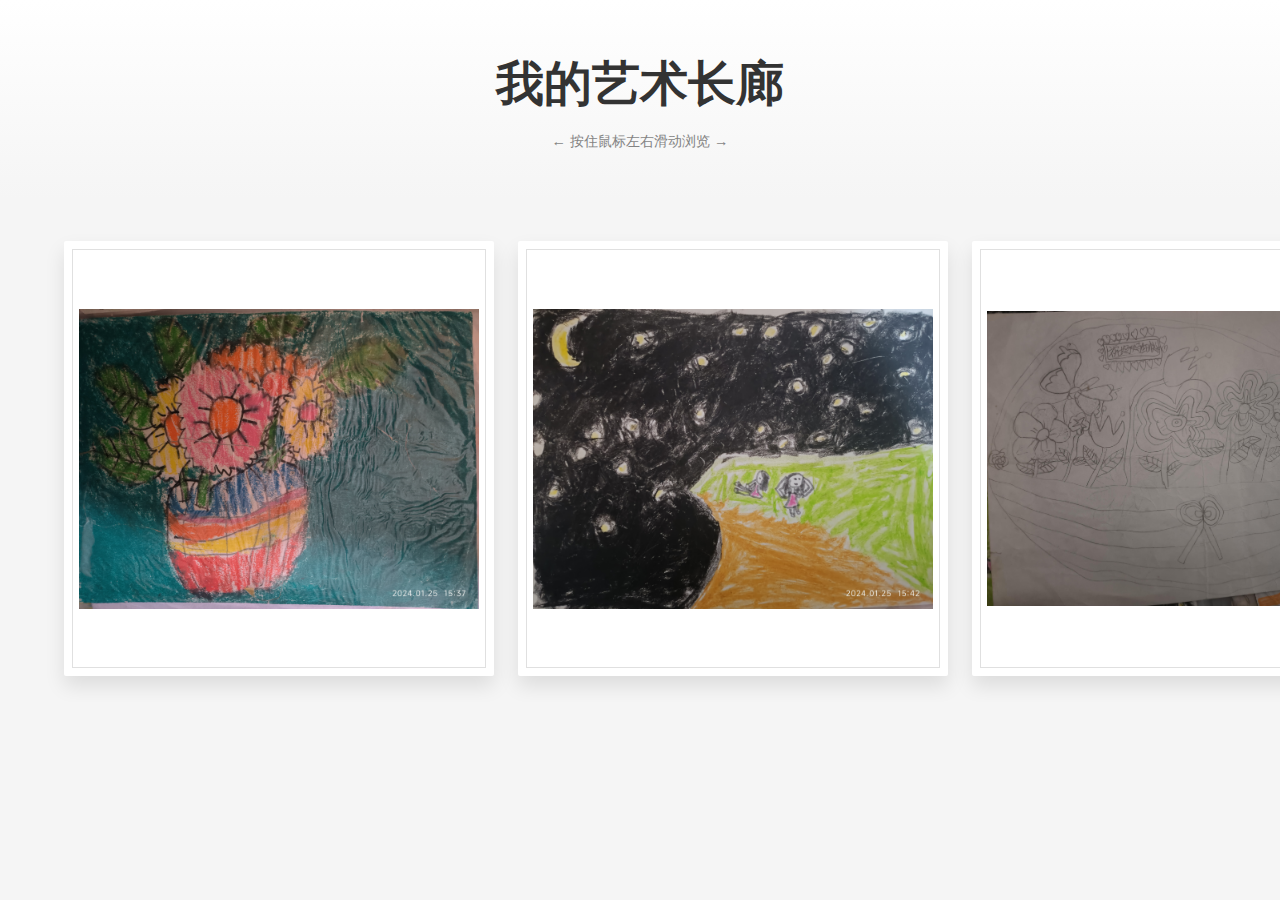
<file: artist.html>
<!DOCTYPE html>
<html lang="zh">
<head>
    <meta charset="UTF-8">
    <meta name="viewport" content="width=device-width, initial-scale=1.0">
    <title>画手 - 我的艺术长廊</title>
    <link rel="stylesheet" href="./styles.css">
    <link href="https://fonts.googleapis.com/css2?family=Playfair+Display:wght@400;700&display=swap" rel="stylesheet">
</head>
<body class="art-gallery">
    <header class="gallery-header">
        <h1>我的艺术长廊</h1>
        <div class="scroll-hint">
            <span>← 按住鼠标左右滑动浏览 →</span>
        </div>
    </header>

    <div class="gallery-container">
        <div class="gallery-track" id="galleryTrack">
            <!-- 画作将通过JavaScript动态加载 -->
        </div>
    </div>

    <script>
        const galleryTrack = document.getElementById('galleryTrack');
        let isMouseDown = false;
        let startX;
        let scrollLeft;

        // 加载画作
        const artworks = [
            '01.jpg', '02.jpg', '03.jpg', '04.jpg', '05.jpg',
            '06.jpg', '07.jpg', '08.jpg', '09.jpg', '10.jpg',
            '11.jpg', '12.jpg', '13.jpg', '14.jpg', '15.jpg',
            '16.jpg', '17.jpg', '18.jpg', '19.jpg', '20.jpg',
            '21.jpg', '22.jpg', '23.jpg', '24.jpg', '25.jpg',
            '26.jpg', '27.jpg', '28.jpg', '29.jpg', '30.png',
            '31.jpg', '32.jpg', '33.jpg', '34.jpg', '35.jpg',
            '36.jpg', '37.jpg', '38.jpg', '39.png', '40.png',
            '41.gif','42.jpg','43.jpg','44.jpg','45.jpg',
            '46.jpg'
        ];

        artworks.forEach(artwork => {
            const frame = document.createElement('div');
            frame.className = 'art-frame';
            
            const img = document.createElement('img');
            img.src = `drawings/${artwork}`;
            img.alt = '艺术作品';
            
            frame.appendChild(img);
            galleryTrack.appendChild(frame);
        });

        // 滑动功能
        galleryTrack.addEventListener('mousedown', (e) => {
            isMouseDown = true;
            startX = e.pageX - galleryTrack.offsetLeft;
            scrollLeft = galleryTrack.scrollLeft;
            galleryTrack.style.cursor = 'grabbing';
        });

        galleryTrack.addEventListener('mouseleave', () => {
            isMouseDown = false;
            galleryTrack.style.cursor = 'grab';
        });

        galleryTrack.addEventListener('mouseup', () => {
            isMouseDown = false;
            galleryTrack.style.cursor = 'grab';
        });

        galleryTrack.addEventListener('mousemove', (e) => {
            if (!isMouseDown) return;
            e.preventDefault();
            const x = e.pageX - galleryTrack.offsetLeft;
            const walk = (x - startX) * 2;
            galleryTrack.scrollLeft = scrollLeft - walk;
        });

        // 触摸设备支持
        galleryTrack.addEventListener('touchstart', (e) => {
            isMouseDown = true;
            startX = e.touches[0].pageX - galleryTrack.offsetLeft;
            scrollLeft = galleryTrack.scrollLeft;
        });

        galleryTrack.addEventListener('touchend', () => {
            isMouseDown = false;
        });

        galleryTrack.addEventListener('touchmove', (e) => {
            if (!isMouseDown) return;
            e.preventDefault();
            const x = e.touches[0].pageX - galleryTrack.offsetLeft;
            const walk = (x - startX) * 2;
            galleryTrack.scrollLeft = scrollLeft - walk;
        });
    </script>
</body>
</html>
</file>
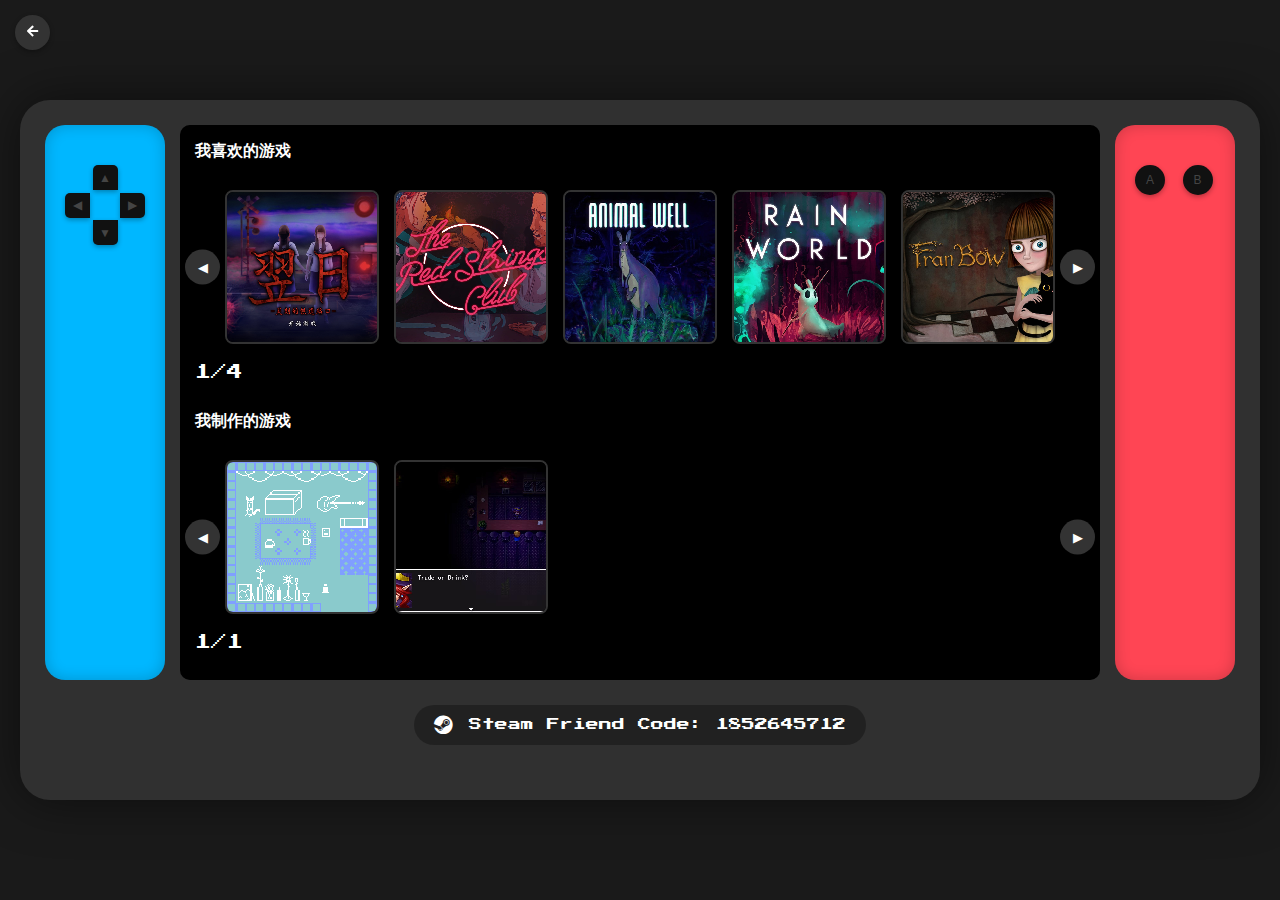
<file: gamedev.html>
<!DOCTYPE html>
<html lang="zh">
<head>
    <meta charset="UTF-8">
    <meta name="viewport" content="width=device-width, initial-scale=1.0">
    <title>游戏制作者 - 我的故事</title>
    <link rel="stylesheet" href="./styles.css">
    <link href="https://fonts.googleapis.com/css2?family=Press+Start+2P&display=swap" rel="stylesheet">
</head>
<body class="pixel-theme">
    <div class="game-console">
        <a href="index.html" class="home-btn">
            <i class="fas fa-arrow-left"></i>
        </a>
        <div class="console-body">
            <div class="left-joycon">
                <div class="d-pad">
                    <button class="d-btn up">▲</button>
                    <button class="d-btn down">▼</button>
                    <button class="d-btn left">◀</button>
                    <button class="d-btn right">▶</button>
                </div>
            </div>

            <div class="screen-section">
                <div class="screen">
                    <div class="screen-row">
                        <h2>我喜欢的游戏</h2>
                        <div class="game-row-container">
                            <button class="page-btn prev-btn" data-screen="favorite">◀</button>
                            <div class="game-row" id="favorite-games">
                                <!-- 游戏图片将通过JS动态添加 -->
                            </div>
                            <button class="page-btn next-btn" data-screen="favorite">▶</button>
                        </div>
                        <div class="page-indicator" id="favorite-indicator">1/4</div>
                    </div>
                    
                    <div class="screen-row">
                        <h2>我制作的游戏</h2>
                        <div class="game-row-container">
                            <button class="page-btn prev-btn" data-screen="my">◀</button>
                            <div class="game-row" id="my-games">
                                <!-- 游戏图片将通过JS动态添加 -->
                            </div>
                            <button class="page-btn next-btn" data-screen="my">▶</button>
                        </div>
                        <div class="page-indicator" id="my-indicator">1/1</div>
                    </div>
                </div>
            </div>

            <div class="right-joycon">
                <div class="action-buttons">
                    <button class="action-btn">A</button>
                    <button class="action-btn">B</button>
                </div>
            </div>

            <div class="console-info">
                <div class="steam-info">
                    <i class="fab fa-steam"></i>
                    <span>Steam Friend Code: 1852645712</span>
                </div>
            </div>
        </div>
    </div>

    <!-- 添加 Font Awesome 图标库 -->
    <link rel="stylesheet" href="https://cdnjs.cloudflare.com/ajax/libs/font-awesome/5.15.4/css/all.min.css">

    <script>
        // 游戏数据
        const games = {
            favorite: [
                [
                    { img: 'images/g1.jpg', title: '游戏1' },
                    { img: 'images/g2.jpg', title: '游戏2' },
                    { img: 'images/g3.jpg', title: '游戏3' },
                    { img: 'images/g4.jpg', title: '游戏4' },
                    { img: 'images/g5.jpg', title: '游戏5' }
                ],
                [
                    { img: 'images/g6.jpg', title: '游戏6' },
                    { img: 'images/g7.jpg', title: '游戏7' },
                    { img: 'images/g8.jpg', title: '游戏8' },
                    { img: 'images/g9.jpg', title: '游戏9' },
                    { img: 'images/g10.jpg', title: '游戏10' }
                ],
                [
                    { img: 'images/g11.jpg', title: '游戏11' },
                    { img: 'images/g12.jpg', title: '游戏12' },
                    { img: 'images/g13.jpg', title: '游戏13' },
                    { img: 'images/g14.jpg', title: '游戏14' },
                    { img: 'images/g15.jpg', title: '游戏15' }
                ],
                [
                    { img: 'images/g16.jpg', title: '游戏16' },
                    { img: 'images/g17.png', title: '游戏17' }
                ]
            ],
            my: [
                [
                    { img: 'images/mg1.gif', title: '像素冒险' },
                    { img: 'images/mg2.jpg', title: '解密游戏' }
                ]
            ]
        };

        let currentPage = {
            favorite: 0,
            my: 0
        };

        function updateGameDisplay(type) {
            const display = document.getElementById(`${type}-games`);
            const page = games[type][currentPage[type]];
            display.innerHTML = page.map((game, index) => {
                // 如果是"我的游戏"部分的第一个游戏，添加链接
                if (type === 'my' && currentPage[type] === 0 && index === 0) {
                    return `
                        <a href="_wvy_the_sun_is_rising_and_stree (1).html" class="game-item" style="text-decoration: none;">
                            <img src="${game.img}" alt="${game.title}">
                            <h3>${game.title}</h3>
                        </a>
                    `;
                } else {
                    return `
                        <div class="game-item">
                            <img src="${game.img}" alt="${game.title}">
                            <h3>${game.title}</h3>
                        </div>
                    `;
                }
            }).join('');
            
            document.getElementById(`${type}-indicator`).textContent = 
                `${currentPage[type] + 1}/${games[type].length}`;
        }

        // 添加按钮事件监听
        document.querySelectorAll('.page-btn').forEach(btn => {
            btn.addEventListener('click', () => {
                const type = btn.dataset.screen;
                if (btn.classList.contains('prev-btn')) {
                    currentPage[type] = (currentPage[type] - 1 + games[type].length) % games[type].length;
                } else {
                    currentPage[type] = (currentPage[type] + 1) % games[type].length;
                }
                updateGameDisplay(type);
            });
        });

        // 更新D-pad控制
        document.querySelector('.d-btn.left').addEventListener('click', () => {
            document.querySelectorAll('.prev-btn').forEach(btn => btn.click());
        });
        document.querySelector('.d-btn.right').addEventListener('click', () => {
            document.querySelectorAll('.next-btn').forEach(btn => btn.click());
        });

        // 初始化显示
        updateGameDisplay('favorite');
        updateGameDisplay('my');
    </script>
</body>
</html>
</file>
<file: styles.css>
* {
    margin: 0;
    padding: 0;
    box-sizing: border-box;
}

body {
    font-family: 'Microsoft YaHei', sans-serif;
    color: #333;
    margin: 0;
    background-color: #f5f5f5;
}

.hero {
    width: 100%;
    height: 75vh;
    background-image: url('images/background.jpg');
    background-size: cover;
    background-position: center;
    background-attachment: fixed;
    position: relative;
    margin-bottom: 2rem;
}

.container {
    max-width: 1200px;
    margin: 0 auto;
    padding: 0 2rem;
}

header {
    position: relative;
    text-align: center;
    padding-top: 3rem;
    color: white; /* 假设背景图片较深，文字使用白色 */
}

header h1 {
    font-size: 2.5rem;
    margin-bottom: 1rem;
}

.identity-grid {
    margin-top: -100px;
    position: relative;
    z-index: 1;
    display: grid;
    grid-template-columns: repeat(auto-fit, minmax(300px, 1fr));
    gap: 2rem;
}

.identity-card {
    background: white;
    border-radius: 10px;
    overflow: hidden;
    box-shadow: 0 4px 6px rgba(0, 0, 0, 0.1);
    transition: transform 0.3s ease, box-shadow 0.3s ease;
    text-decoration: none;
    color: inherit;
    animation: slideUp 0.6s ease both;
}

.identity-card:hover {
    transform: translateY(-5px);
    box-shadow: 0 8px 15px rgba(0, 0, 0, 0.1);
}

.card-content {
    padding: 2rem;
    text-align: center;
}

.card-content h2 {
    margin: 0;
    font-size: 1.5rem;
}

.profile {
    display: flex;
    flex-direction: column;
    align-items: center;
    margin-bottom: 2rem;
}

.avatar {
    width: 200px;
    height: 200px;
    border-radius: 50%;
    object-fit: cover;
    border: 5px solid white;
    box-shadow: 0 4px 6px rgba(0, 0, 0, 0.1);
    margin-bottom: 1.5rem;
    animation: pulse 2s ease-in-out infinite;
}

@keyframes pulse {
    0% {
        box-shadow: 0 4px 6px rgba(0, 0, 0, 0.1);
    }
    50% {
        box-shadow: 0 4px 20px rgba(44, 85, 48, 0.3); /* 使用深绿色 */
    }
    100% {
        box-shadow: 0 4px 6px rgba(0, 0, 0, 0.1);
    }
}

.tags {
    display: flex;
    gap: 1rem;
    flex-wrap: wrap;
    justify-content: center;
    margin-top: 1rem;
}

.tag {
    background-color: #2c5530;
    color: white;
    padding: 0.5rem 1rem;
    border-radius: 20px;
    font-size: 0.9rem;
    transition: transform 0.2s ease;
    position: relative;
    overflow: hidden;
    opacity: 1;
}

.tag:hover {
    transform: scale(1.05);
}

.tag:active::after {
    content: '';
    position: absolute;
    top: 50%;
    left: 50%;
    width: 100px;
    height: 100px;
    background: rgba(255, 255, 255, 0.2);
    border-radius: 50%;
    transform: translate(-50%, -50%) scale(0);
    animation: ripple 0.6s linear;
}

@keyframes ripple {
    to {
        transform: translate(-50%, -50%) scale(3);
        opacity: 0;
    }
}

@keyframes popIn {
    from {
        opacity: 0;
        transform: scale(0.8);
    }
    to {
        opacity: 1;
        transform: scale(1);
    }
}

.tag:nth-child(1) { animation-delay: 0.1s; }
.tag:nth-child(2) { animation-delay: 0.2s; }
.tag:nth-child(3) { animation-delay: 0.3s; }
.tag:nth-child(4) { animation-delay: 0.4s; }
.tag:nth-child(5) { animation-delay: 0.5s; }
.tag:nth-child(6) { animation-delay: 0.6s; }

@media (max-width: 768px) {
    .hero {
        height: 65vh;
        background-attachment: scroll;
    }
    .identity-grid {
        grid-template-columns: repeat(auto-fit, minmax(250px, 1fr));
    }
    
    .avatar,
    .tags,
    .identity-card {
        transform: none !important;
    }
    
    .avatar {
        width: 150px;
        height: 150px;
    }
    
    .tags {
        gap: 0.5rem;
    }
    
    .tag {
        padding: 0.4rem 0.8rem;
        font-size: 0.8rem;
    }
}

.contact-section {
    margin-top: 4rem;
    padding: 2rem 0;
    text-align: center;
    border-top: 1px solid #eee;
    position: relative;
    z-index: 2;
}

.contact-section h2 {
    margin-bottom: 2rem;
    color: #333;
    font-size: 2rem;
}

.contact-links {
    display: flex;
    justify-content: center;
    gap: 2rem;
    flex-wrap: wrap;
}

.contact-item {
    display: flex;
    flex-direction: column;
    align-items: center;
    text-decoration: none;
    color: #2c5530; /* 使用相同的深绿色 */
    transition: transform 0.2s ease;
    padding: 1rem;
}

.contact-item:hover {
    transform: translateY(-5px);
}

.contact-item i {
    font-size: 2rem;
    margin-bottom: 0.5rem;
    transition: transform 0.3s ease;
}

.contact-item:hover i {
    transform: scale(1.2) rotate(5deg);
}

.contact-item span {
    font-size: 1rem;
}

@media (max-width: 768px) {
    .contact-links {
        gap: 1rem;
    }
    
    .contact-item {
        padding: 0.8rem;
    }
    
    .contact-item i {
        font-size: 1.5rem;
    }
}

.wechat {
    position: relative;
}

.qr-code {
    display: none;
    position: absolute;
    bottom: 100%;
    left: 50%;
    transform: translateX(-50%);
    padding: 10px;
    background: white;
    border-radius: 8px;
    box-shadow: 0 2px 10px rgba(0,0,0,0.1);
    margin-bottom: 10px;
    z-index: 100;
}

.qr-code img {
    width: 150px;
    height: 150px;
    display: block;
}

.wechat:hover .qr-code {
    display: block;
}

/* QQ和邮箱的气泡基础样式 */
.qq-bubble, .email-bubble {
    position: relative;
}

.bubble {
    display: none;
    position: absolute;
    bottom: 100%;
    left: 50%;
    transform: translateX(-50%);
    padding: 8px 12px;
    background: white;
    border-radius: 6px;
    box-shadow: 0 2px 10px rgba(0,0,0,0.1);
    margin-bottom: 10px;
    white-space: nowrap;
    font-size: 0.9rem;
    color: #333;
    z-index: 100;
}

/* 添加小三角形 */
.bubble::after {
    content: '';
    position: absolute;
    top: 100%;
    left: 50%;
    transform: translateX(-50%);
    border-width: 6px;
    border-style: solid;
    border-color: white transparent transparent transparent;
}

/* 悬浮时显示气泡 */
.qq-bubble:hover .bubble,
.email-bubble:hover .bubble {
    display: block;
}

/* 添加渐入动画 */
@keyframes fadeInUp {
    from {
        opacity: 0;
        transform: translateY(20px);
    }
    to {
        opacity: 1;
        transform: translateY(0);
    }
}

/* 添加更多断点以适应不同设备 */
@media (max-width: 480px) {
    .hero {
        height: 55vh;
    }
    
    h1 {
        font-size: 2rem;
    }
    
    .bio {
        font-size: 0.9rem;
        padding: 0 1rem;
    }
}

@media (min-width: 1440px) {
    .container {
        max-width: 1400px;
    }
}

.loader {
    display: none;
}

.profile img {
    animation: fadeIn 1s ease;
}

.profile h1 {
    animation: slideInDown 1s ease;
}

.profile p {
    overflow: hidden;
    white-space: nowrap;
    border-right: 2px solid #2c5530;
    width: 0;
    animation: typing 2s steps(20, end) forwards,
               blink-caret 0.75s step-end infinite;
}

@keyframes typing {
    from { width: 0 }
    to { width: 12em } /* 调整宽度以适应文字长度 */
}

@keyframes blink-caret {
    from, to { border-color: transparent }
    50% { border-color: #2c5530 }
}

@keyframes fadeIn {
    from {
        opacity: 0;
    }
    to {
        opacity: 1;
    }
}

@keyframes slideInDown {
    from {
        transform: translateY(-30px);
        opacity: 0;
    }
    to {
        transform: translateY(0);
        opacity: 1;
    }
}

.identity-card:nth-child(1) { animation-delay: 0.1s; }
.identity-card:nth-child(2) { animation-delay: 0.2s; }
.identity-card:nth-child(3) { animation-delay: 0.3s; }
.identity-card:nth-child(4) { animation-delay: 0.4s; }
.identity-card:nth-child(5) { animation-delay: 0.5s; }
.identity-card:nth-child(6) { animation-delay: 0.6s; }

@keyframes slideUp {
    from {
        opacity: 0;
        transform: translateY(20px);
    }
    to {
        opacity: 1;
        transform: translateY(0);
    }
}

.copyright {
    margin-top: 2rem;
    font-size: 0.8rem;
    color: #888; /* 灰色 */
}

/* 返回按钮样式 */
.back-button {
    display: inline-flex;
    align-items: center;
    color: white;
    text-decoration: none;
    padding: 0.5rem 1rem;
    border-radius: 20px;
    background: rgba(0, 0, 0, 0.2);
    transition: background 0.3s ease;
    margin-top: 1rem;
}

.back-button:hover {
    background: rgba(0, 0, 0, 0.3);
}

.back-button i {
    margin-right: 0.5rem;
}

/* 内容区域样式 */
.content-section {
    padding: 2rem 0;
}

.section {
    margin-bottom: 3rem;
}

.section h2 {
    color: #2c5530;
    margin-bottom: 1.5rem;
    font-size: 1.8rem;
}

/* 时间线样式 */
.timeline {
    position: relative;
    padding-left: 2rem;
}

.timeline-item {
    position: relative;
    padding-bottom: 2rem;
}

.timeline-item::before {
    content: '';
    position: absolute;
    left: -2rem;
    top: 0.5rem;
    width: 1rem;
    height: 1rem;
    background: #2c5530;
    border-radius: 50%;
}

.time {
    font-weight: bold;
    color: #2c5530;
    margin-bottom: 0.5rem;
}

/* 项目卡片样式 */
.project-grid {
    display: grid;
    grid-template-columns: repeat(auto-fit, minmax(300px, 1fr));
    gap: 2rem;
}

.project-card {
    background: white;
    padding: 1.5rem;
    border-radius: 10px;
    box-shadow: 0 4px 6px rgba(0, 0, 0, 0.1);
}

.tech-stack {
    margin-top: 1rem;
    display: flex;
    gap: 0.5rem;
    flex-wrap: wrap;
}

.tech {
    background: #f0f0f0;
    padding: 0.3rem 0.8rem;
    border-radius: 15px;
    font-size: 0.9rem;
}

/* 技能网格样式 */
.skills-grid {
    display: grid;
    grid-template-columns: repeat(auto-fit, minmax(250px, 1fr));
    gap: 2rem;
}

.skill-item {
    background: white;
    padding: 1.5rem;
    border-radius: 10px;
    box-shadow: 0 4px 6px rgba(0, 0, 0, 0.1);
}

.skill-name {
    font-weight: bold;
    margin-bottom: 1rem;
    color: #2c5530;
}

.skill-list {
    display: flex;
    gap: 0.5rem;
    flex-wrap: wrap;
}

.skill {
    background: #2c5530;
    color: white;
    padding: 0.3rem 0.8rem;
    border-radius: 15px;
    font-size: 0.9rem;
}

/* 学校信息卡片样式 */
.school-info, .major-info {
    display: grid;
    grid-template-columns: repeat(auto-fit, minmax(300px, 1fr));
    gap: 2rem;
}

.info-card {
    background: white;
    padding: 2rem;
    border-radius: 10px;
    box-shadow: 0 4px 6px rgba(0, 0, 0, 0.1);
}

/* 添加图片容器样式 */
.info-card-image {
    margin: 1rem -2rem;  /* 让图片延伸到卡片边缘 */
    overflow: hidden;
}

.info-card-image img {
    width: 100%;
    height: auto;
    display: block;
    transition: transform 0.3s ease;
}

.info-card-image img:hover {
    transform: scale(1.05);  /* 添加悬浮缩放效果 */
}

.info-card h3 {
    color: #2c5530;
    margin-bottom: 1rem;
    font-size: 1.3rem;
}

.info-card p {
    line-height: 1.6;
    color: #666;
}

/* 课程列表样式 */
.course-list {
    display: flex;
    flex-wrap: wrap;
    gap: 0.8rem;
}

.course {
    background: #f0f0f0;
    padding: 0.5rem 1rem;
    border-radius: 20px;
    font-size: 0.9rem;
    color: #2c5530;
}

/* 时间线样式优化 */
.timeline-item .event p {
    color: #666;
    margin-top: 0.5rem;
}

/* 响应式调整 */
@media (max-width: 768px) {
    .school-info, .major-info {
        grid-template-columns: 1fr;
    }
    
    .info-card {
        padding: 1.5rem;
    }
}

/* Student页面特定样式 */
.student-hero {
    width: 100%;
    height: 75vh;
    background-image: url('images/campus.jpg'); /* 修改这里的图片路径 */
    background-size: cover;
    background-position: center;
    background-attachment: fixed;
    position: relative;
    margin-bottom: 2rem;
}

/* 添加遮罩使文字更清晰 */
.student-hero::before {
    content: '';
    position: absolute;
    top: 0;
    left: 0;
    width: 100%;
    height: 100%;
    background: linear-gradient(
        rgba(44, 85, 48, 0.7), /* 使用深绿色遮罩 */
        rgba(0, 0, 0, 0.4)
    );
}

/* 确保header内容在遮罩上层 */
.student-hero .container {
    position: relative;
    z-index: 1;
}

/* 更新图片集样式 */
.gallery-grid {
    columns: 4;
    column-gap: 1rem;
    padding: 1rem;
}

.gallery-item {
    break-inside: avoid;
    margin-bottom: 1rem;
    border-radius: 8px;
    overflow: hidden;
    transition: transform 0.3s ease;
}

.gallery-item img {
    width: 100%;
    height: auto !important; /* 强制使用自动高度，保持原始比例 */
    display: block;
    border-radius: 8px;
    object-fit: contain; /* 改为 contain 以保持图片比例 */
}

/* 移除固定高度限制 */
.gallery-item.large img,
.gallery-item.medium img,
.gallery-item.small img {
    max-height: none;
}

/* 响应式调整 */
@media (max-width: 1200px) {
    .gallery-grid {
        columns: 3;
    }
}

@media (max-width: 768px) {
    .gallery-grid {
        columns: 2;
    }
}

@media (max-width: 480px) {
    .gallery-grid {
        columns: 1;
    }
}

/* 贝斯手页面特定样式 */
.bassist-hero {
    width: 100%;
    height: 75vh;
    background-image: url('images/band-bg.png');
    background-size: cover;
    background-position: center;
    background-attachment: fixed;
    position: relative;
    margin-bottom: 2rem;
}

.bassist-hero::before {
    content: '';
    position: absolute;
    top: 0;
    left: 0;
    width: 100%;
    height: 100%;
    background: linear-gradient(
        rgba(0, 0, 0, 0.7),
        rgba(0, 0, 0, 0.4)
    );
}

.band-info {
    display: grid;
    grid-template-columns: repeat(auto-fit, minmax(300px, 1fr));
    gap: 2rem;
}

.music-grid {
    display: grid;
    grid-template-columns: repeat(auto-fit, minmax(250px, 1fr));
    gap: 2rem;
}

.music-card {
    background: white;
    padding: 2rem;
    border-radius: 10px;
    box-shadow: 0 4px 6px rgba(0, 0, 0, 0.1);
}

.song-list {
    list-style: none;
    padding: 0;
    margin-top: 1rem;
}

.song-list li {
    padding: 0.5rem 0;
    border-bottom: 1px solid #eee;
    color: #666;
}

.song-list li:last-child {
    border-bottom: none;
}

/* 游戏开发者页面特定样式 */
.gamedev-hero {
    width: 100%;
    height: 75vh;
    background-image: url('images/gamedev-bg.jpg');
    background-size: cover;
    background-position: center;
    background-attachment: fixed;
    position: relative;
    margin-bottom: 2rem;
}

.gamedev-hero::before {
    content: '';
    position: absolute;
    top: 0;
    left: 0;
    width: 100%;
    height: 100%;
    background: linear-gradient(
        rgba(0, 0, 0, 0.8),
        rgba(76, 0, 255, 0.4)
    );
}

.pixel-title {
    font-family: 'Press Start 2P', cursive;
    color: #4c00ff;
    text-shadow: 2px 2px 0 #ff00ff;
    margin-bottom: 2rem;
}

.game-grid {
    display: grid;
    grid-template-columns: repeat(auto-fit, minmax(300px, 1fr));
    gap: 2rem;
}

.game-card {
    background: rgba(0, 0, 0, 0.8);
    border-radius: 10px;
    overflow: hidden;
    box-shadow: 0 0 20px rgba(76, 0, 255, 0.3);
    transition: transform 0.3s ease;
}

.game-card:hover {
    transform: translateY(-5px);
}

.game-cover {
    display: block;
    overflow: hidden;
    transition: transform 0.3s ease;
}

.game-cover:hover img {
    transform: scale(1.05);
}

.game-cover img {
    width: 100%;
    height: 200px;
    object-fit: cover;
    transition: transform 0.3s ease;
}

.game-info {
    padding: 1.5rem;
    color: white;
}

.game-tags {
    display: flex;
    gap: 0.5rem;
    flex-wrap: wrap;
    margin-top: 1rem;
}

.game-tag {
    background: #4c00ff;
    color: white;
    padding: 0.3rem 0.8rem;
    border-radius: 15px;
    font-size: 0.8rem;
}

.game-showcase {
    background: rgba(0, 0, 0, 0.8);
    border-radius: 10px;
    overflow: hidden;
    margin-bottom: 2rem;
    display: grid;
    grid-template-columns: 1fr 1fr;
    gap: 2rem;
}

.game-preview img {
    width: 100%;
    height: 100%;
    object-fit: cover;
}

.game-details {
    padding: 2rem;
    color: white;
}

.game-links {
    display: flex;
    gap: 1rem;
    margin-top: 1rem;
}

.game-link {
    display: inline-flex;
    align-items: center;
    gap: 0.5rem;
    background: #4c00ff;
    color: white;
    text-decoration: none;
    padding: 0.5rem 1rem;
    border-radius: 20px;
    transition: transform 0.2s ease;
}

.game-link:hover {
    transform: scale(1.05);
}

.game-accounts {
    display: flex;
    justify-content: center;
    gap: 2rem;
}

.account-card {
    display: flex;
    align-items: center;
    gap: 1rem;
    background: rgba(0, 0, 0, 0.8);
    color: white;
    text-decoration: none;
    padding: 1rem 2rem;
    border-radius: 10px;
    transition: transform 0.2s ease;
}

.account-card:hover {
    transform: scale(1.05);
}

.account-card.steam {
    background: #171a21;
}

.account-card i {
    font-size: 2rem;
}

/* 游戏机样式 */
.pixel-theme {
    background: #1a1a1a;
    min-height: 100vh;
    display: flex;
    justify-content: center;
    align-items: center;
    font-family: 'Press Start 2P', cursive;
    padding: 20px; /* 减少上下padding */
}

.game-console {
    position: relative;
    width: 100%;
    height: 90vh; /* 减小高度 */
    max-height: 700px; /* 减小最大高度 */
}

.console-body {
    background: #303030;
    border-radius: 30px;
    height: 100%;
    display: grid;
    grid-template-columns: 120px 1fr 120px;
    gap: 15px;
    padding: 25px;
    box-shadow: 0 0 50px rgba(0,0,0,0.5);
}

/* 手柄样式 */
.left-joycon, .right-joycon {
    background: #00b7ff;
    border-radius: 20px;
    padding: 20px;
    display: flex;
    flex-direction: column;
    justify-content: space-between;
    box-shadow: inset 0 0 15px rgba(0,0,0,0.2);
}

.right-joycon {
    background: #ff4554;
}

/* D-pad 样式优化 */
.d-pad {
    width: 80px;
    height: 80px;
    position: relative;
    margin: 20px auto;
}

.d-btn {
    position: absolute;
    width: 25px;
    height: 25px;
    background: #111;
    border: none;
    color: #444;
    font-size: 12px;
    cursor: pointer;
    border-radius: 4px;
    box-shadow: 0 2px 5px rgba(0,0,0,0.3);
    transition: all 0.1s ease;
}

.d-btn:active {
    transform: translateY(2px);
    box-shadow: 0 0 2px rgba(0,0,0,0.3);
}

.d-btn.up { top: 0; left: 27.5px; border-radius: 5px 5px 0 0; }
.d-btn.down { bottom: 0; left: 27.5px; border-radius: 0 0 5px 5px; }
.d-btn.left { left: 0; top: 27.5px; border-radius: 5px 0 0 5px; }
.d-btn.right { right: 0; top: 27.5px; border-radius: 0 5px 5px 0; }

/* 动作按钮样式优化 */
.action-buttons {
    display: grid;
    grid-template-columns: repeat(2, 1fr);
    gap: 15px;
    margin: 20px auto;
    width: 80px;
}

.action-btn {
    width: 30px;
    height: 30px;
    border-radius: 50%;
    background: #111;
    border: none;
    color: #444;
    font-size: 12px;
    cursor: pointer;
    box-shadow: 0 2px 5px rgba(0,0,0,0.3);
    transition: all 0.1s ease;
}

.action-btn:active {
    transform: translateY(2px);
    box-shadow: 0 0 2px rgba(0,0,0,0.3);
}

/* 屏幕部分 */
.screen-section {
    background: #000;
    border-radius: 10px;
    padding: 15px; /* 减少内边距 */
    display: flex;
    flex-direction: column;
    gap: 15px;
    box-shadow: inset 0 0 20px rgba(0,0,0,0.5);
}

.screen {
    flex: 1;
    display: flex;
    flex-direction: column;
    gap: 15px;
    color: white;
}

.screen-row {
    flex: 1;
    display: flex;
    flex-direction: column;
    gap: 10px;
}

.screen h2 {
    font-size: 1rem;
    color: #fff;
    margin-bottom: 8px;
}

.game-row {
    display: flex;
    gap: 15px;
    overflow-x: hidden;
    padding: 10px;
}

.game-item {
    flex: 0 0 auto;
    width: calc(20% - 12px);
    aspect-ratio: 1;
    border: 2px solid #333;
    border-radius: 8px;
    overflow: hidden;
    transition: transform 0.2s ease;
}

.game-item:hover {
    transform: scale(1.05);
    border-color: #666;
}

.game-item img {
    width: 100%;
    height: 100%;
    object-fit: cover;
    image-rendering: pixelated;
}

.game-item h3 {
    font-size: 0.7rem;
    text-align: center;
    padding: 8px;
    background: rgba(0,0,0,0.8);
}

/* Steam信息 */
.console-info {
    grid-column: 1 / -1;
    text-align: center;
    color: #fff;
    font-size: 0.8rem;
    padding-top: 10px;
}

.steam-info {
    display: flex;
    justify-content: center;
    align-items: center;
    gap: 1rem;
    background: rgba(0,0,0,0.3);
    padding: 10px 20px;
    border-radius: 20px;
    display: inline-flex;
}

.steam-info i {
    font-size: 1.2rem;
}

@media (max-width: 1024px) {
    .console-body {
        grid-template-columns: 100px 1fr 100px;
    }
    
    .game-item {
        width: calc(25% - 12px);
    }
}

@media (max-width: 768px) {
    .console-body {
        grid-template-columns: 80px 1fr 80px;
        padding: 15px;
    }
    
    .game-item {
        width: calc(33.33% - 10px);
    }
}

/* 翻页按钮容器样式 */
.game-row-container {
    display: flex;
    align-items: center;
    gap: 15px;
    position: relative;
}

/* 修改翻页按钮样式和位置 */
.page-btn {
    background: #333;
    border: none;
    color: #fff;
    width: 35px;
    height: 35px;
    border-radius: 50%;
    cursor: pointer;
    display: flex;
    align-items: center;
    justify-content: center;
    transition: all 0.2s ease;
    box-shadow: 0 2px 5px rgba(0,0,0,0.3);
    position: absolute;
    top: 50%;
    transform: translateY(-50%);
    z-index: 1;
}

.page-btn.prev-btn {
    left: -10px;
}

.page-btn.next-btn {
    right: -10px;
}

.game-row {
    flex: 1;
    margin: 0 20px; /* 为按钮留出空间 */
}

/* 游戏区域样式 */
.game-area {
    margin-top: 20px;
    text-align: center;
    border: 2px solid #333;
    border-radius: 8px;
    padding: 10px;
    background: rgba(0,0,0,0.5);
}

#snakeGame {
    background: #000;
    border-radius: 4px;
    image-rendering: pixelated;
}

.game-message {
    color: #00ff00;
    font-size: 0.8rem;
    margin-top: 10px;
    animation: blink 1s infinite;
}

@keyframes blink {
    50% { opacity: 0.5; }
}

/* 修改返回按钮样式 */
.home-btn {
    position: fixed; /* 改为fixed以确保按钮始终可见 */
    top: 15px;
    left: 15px;
    background: #333;
    border: none;
    color: #fff;
    width: 35px;
    height: 35px;
    border-radius: 50%;
    text-decoration: none;
    font-size: 0.8rem;
    display: flex;
    align-items: center;
    justify-content: center;
    transition: all 0.2s ease;
    box-shadow: 0 2px 5px rgba(0,0,0,0.3);
    z-index: 9999; /* 确保按钮在最上层 */
    cursor: pointer;
}

.home-btn:hover {
    background: #444;
    transform: translateY(-2px);
}

/* 调酒师页面样式 */
.bartender-page {
    background-image: url('assets/images/bartender-bg.jpg');
    background-size: cover;
    background-position: center;
    min-height: 100vh;
    position: relative;
    display: flex;
    flex-direction: column;
    justify-content: flex-end;
    padding: 2rem;
    overflow: hidden;
}

/* 对话气泡样式 */
.speech-bubble {
    position: absolute;
    top: 15%;
    right: 10%;
    background: rgba(0, 0, 0, 0.8);
    padding: 1rem 1.5rem;
    border-radius: 20px;
    max-width: 250px;
    cursor: pointer;
    transform-origin: bottom right;
    transition: transform 0.3s ease;
    box-shadow: 0 5px 15px rgba(0,0,0,0.3);
    color: #ffffff;
}

.speech-bubble::after {
    content: '';
    position: absolute;
    bottom: -10px;
    right: 20px;
    border-width: 10px 10px 0;
    border-style: solid;
    border-color: rgba(0, 0, 0, 0.8) transparent transparent;
}

/* 喝一杯按钮样式 */
.drink-btn {
    position: relative;
    left: 50%;
    transform: translateX(-50%);
    margin-bottom: 3rem;
    background: #722F37; /* 改为酒红色 */
    border: none;
    color: #ffffff;
    padding: 0.6rem 1.2rem; /* 进一步减小内边距 */
    border-radius: 20px; /* 减小圆角 */
    font-size: 0.9rem; /* 进一步减小字体 */
    cursor: pointer;
    display: flex;
    align-items: center;
    gap: 0.3rem; /* 减小图标和文字的间距 */
    transition: all 0.3s ease;
    box-shadow: 0 5px 15px rgba(0,0,0,0.3);
    width: fit-content; /* 让按钮宽度适应内容 */
}

.drink-btn:hover {
    transform: translateX(-50%) translateY(-3px);
    background: #8B3A44; /* 略微亮一点的酒红色 */
    box-shadow: 0 8px 20px rgba(0,0,0,0.4);
}

.btn-icon {
    font-size: 1rem; /* 减小图标大小 */
}

/* 社交媒体联系方式 */
.social-contact {
    text-align: center;
    padding: 1rem;
}

.social-link {
    display: inline-flex;
    align-items: center;
    gap: 1rem;
    background: rgba(0, 0, 0, 0.8);
    color: #ffffff;
    text-decoration: none;
    padding: 0.8rem 1.8rem;
    border-radius: 25px;
    transition: all 0.3s ease;
    font-size: 0.9rem;
}

.social-link:hover {
    transform: translateY(-3px);
    background: #722F37;
    box-shadow: 0 5px 15px rgba(0,0,0,0.2);
}

.social-link i {
    color: #722F37;
}

.social-link:hover i {
    color: #ffffff;
}

/* 动画效果 */
.btn-click {
    animation: btnClick 0.2s ease;
}

@keyframes btnClick {
    0% { transform: translateX(-50%) scale(1); }
    50% { transform: translateX(-50%) scale(0.95); }
    100% { transform: translateX(-50%) scale(1); }
}

.bubble-pop {
    animation: popIn 0.3s ease;
}

@keyframes popIn {
    0% { transform: scale(0.8); }
    50% { transform: scale(1.1); }
    100% { transform: scale(1); }
}

/* 响应式调整 */
@media (max-width: 768px) {
    .speech-bubble {
        top: 10%;
        right: 5%;
        max-width: 200px;
    }
    
    .drink-btn {
        margin-bottom: 2rem;
        padding: 0.6rem 1.4rem;
        font-size: 0.9rem;
    }
}

/* 艺术长廊样式 */
.art-gallery {
    background: #f5f5f5;
    min-height: 100vh;
    overflow-x: hidden;
}

.gallery-header {
    text-align: center;
    padding: 3rem 0;
    background: linear-gradient(to bottom, #fff, #f5f5f5);
}

.gallery-header h1 {
    font-family: 'Playfair Display', serif;
    font-size: 3rem;
    color: #333;
    margin-bottom: 1rem;
}

.scroll-hint {
    font-size: 0.9rem;
    color: #666;
    opacity: 0.8;
}

.gallery-container {
    width: 100%;
    overflow: hidden;
    padding: 1rem 0;
}

.gallery-track {
    display: flex;
    gap: 1.5rem;
    padding: 1rem 4rem;
    cursor: grab;
    user-select: none;
    overflow-x: auto;
    overflow-y: hidden;
    scroll-behavior: smooth;
    -webkit-overflow-scrolling: touch;
    scrollbar-width: none;
    align-items: center;
}

.gallery-track::-webkit-scrollbar {
    display: none; /* Chrome, Safari, Edge */
}

.art-frame {
    flex: 0 0 auto;
    position: relative;
    background: white;
    padding: 15px;
    box-shadow: 0 10px 20px rgba(0,0,0,0.1);
    border-radius: 2px;
    transform: translateY(0) scale(1);
    transition: all 0.4s cubic-bezier(0.165, 0.84, 0.44, 1);
    margin: 10px 0;
    z-index: 1;
}

.art-frame::before {
    content: '';
    position: absolute;
    top: 8px;
    left: 8px;
    right: 8px;
    bottom: 8px;
    border: 1px solid #e0e0e0;
}

.art-frame:hover {
    transform: translateY(-10px) scale(1.1);
    box-shadow: 0 20px 40px rgba(0,0,0,0.2);
    z-index: 2;
}

.art-frame img {
    height: 45vh;
    width: auto;
    object-fit: contain;
    display: block;
    max-width: 400px;
    transition: all 0.4s cubic-bezier(0.165, 0.84, 0.44, 1);
}

.art-frame h3 {
    font-size: 0.7rem;
    text-align: center;
    padding: 8px;
    background: rgba(0,0,0,0.8);
}

/* 响应式调整 */
@media (max-width: 768px) {
    .gallery-header h1 {
        font-size: 2rem;
    }

    .art-frame img {
        height: 35vh;
        max-width: 300px;
    }

    .gallery-track {
        padding: 1rem 2rem;
    }
}
</file>
